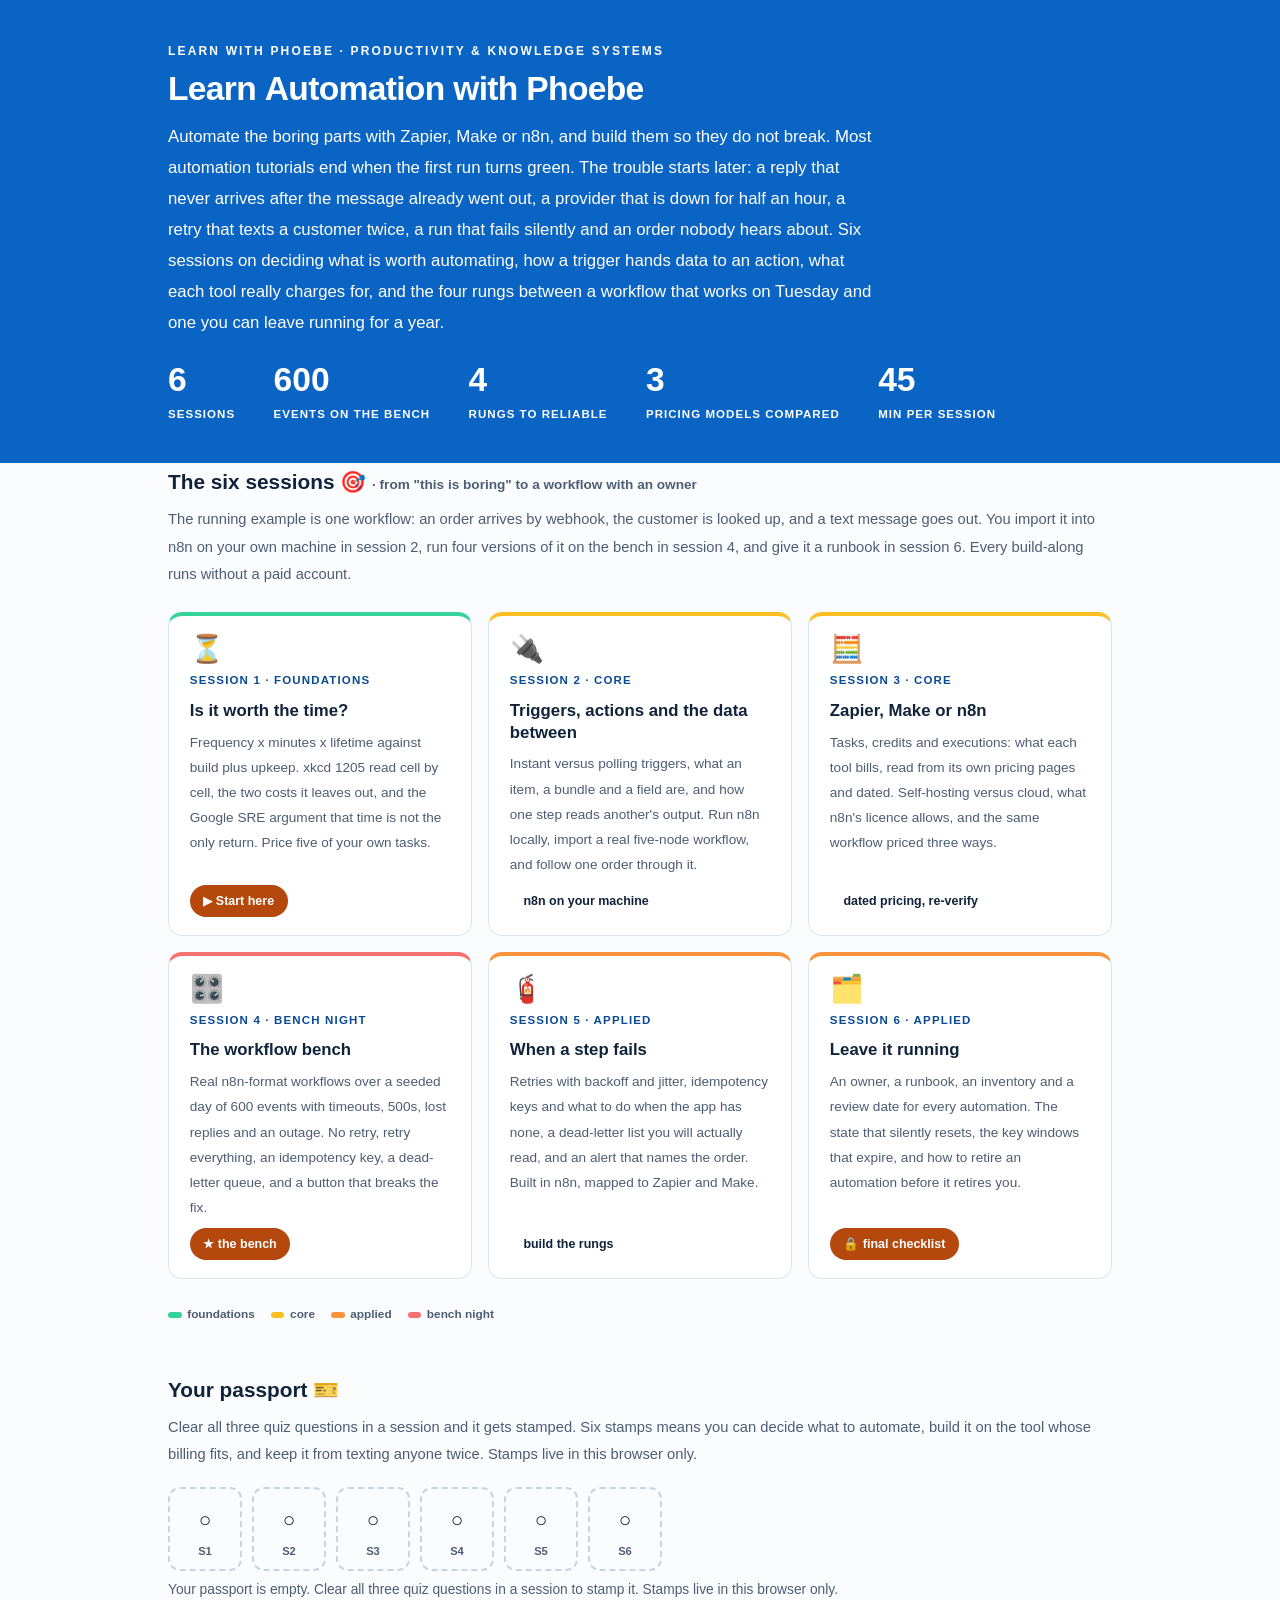
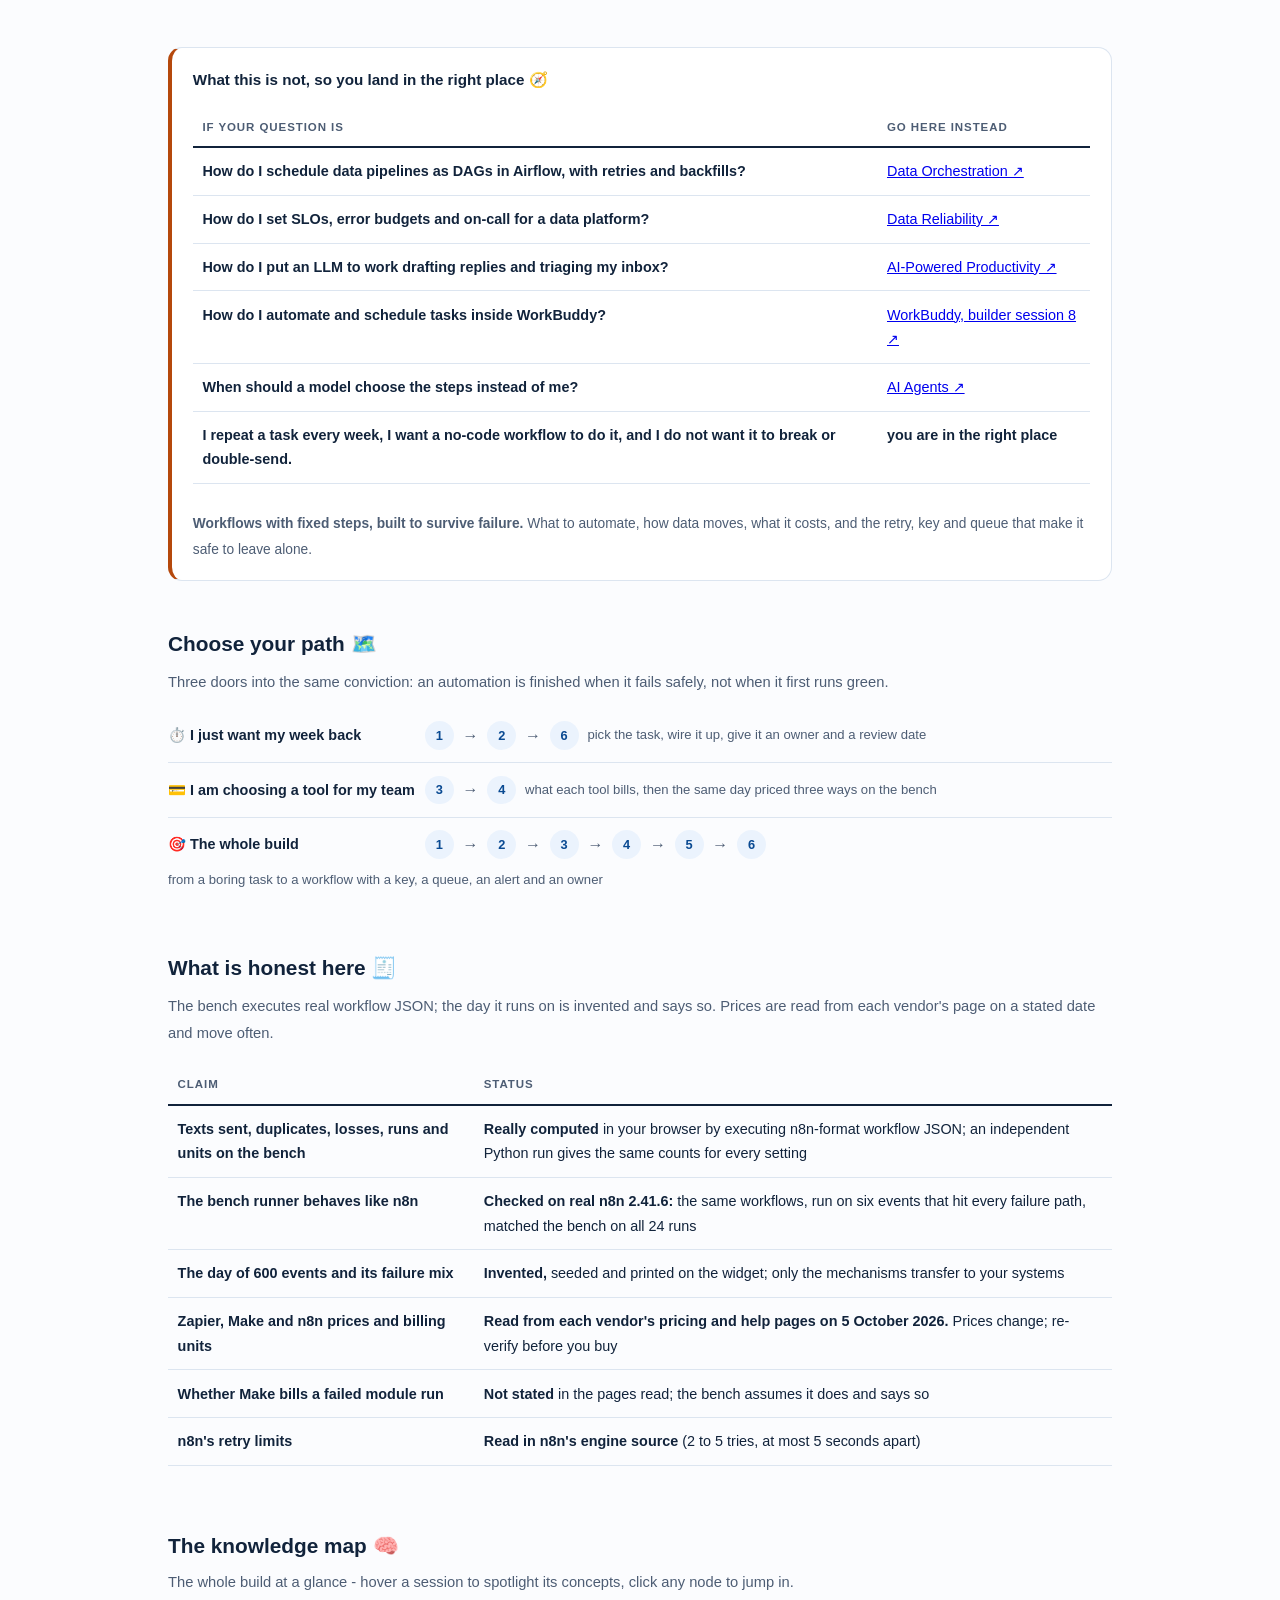
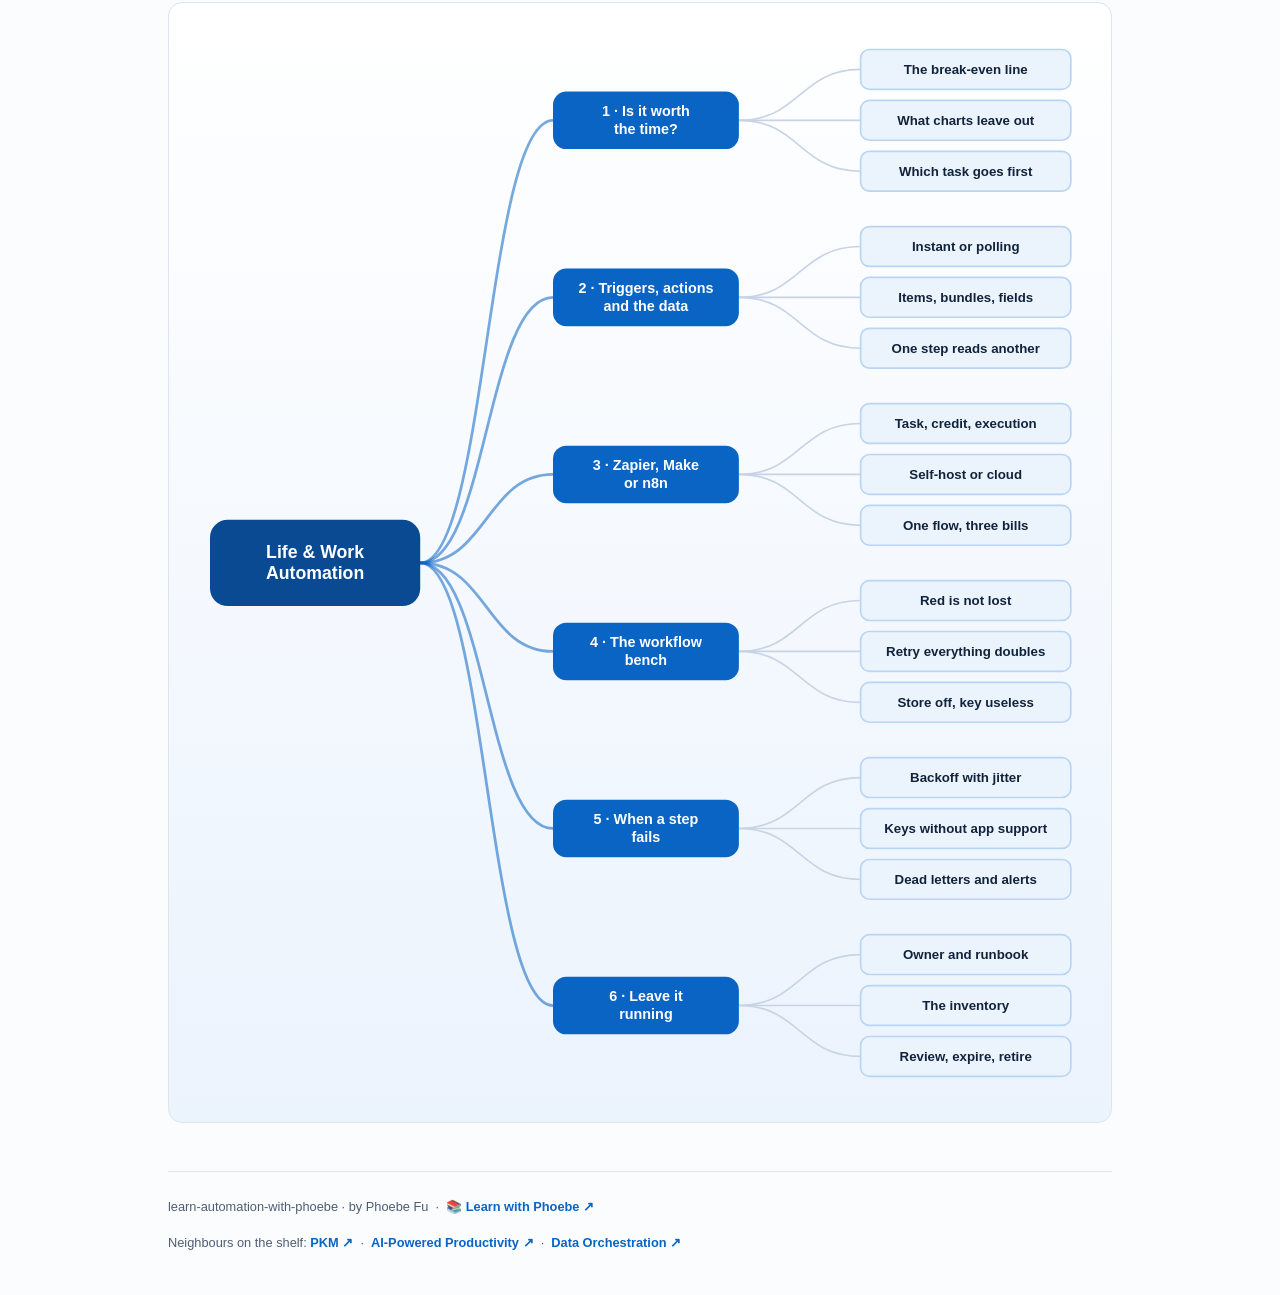
<file: index.html>
<!DOCTYPE html>
<html lang="en">
<head>
<meta charset="UTF-8">
<meta name="viewport" content="width=device-width, initial-scale=1.0">
<!-- social:start -->
<meta name="description" content="Six sessions on no-code and low-code automation that does not break: what is worth automating, how triggers hand data to actions, what Zapier, Make and n8n actually charge for, and what happens on the day a step fails. A real workflow bench runs n8n-format workflows over a seeded day in your browser. Free, by Phoebe Fu.">
<meta property="og:type" content="website">
<meta property="og:site_name" content="Learn with Phoebe">
<meta property="og:title" content="Learn Automation with Phoebe">
<meta property="og:description" content="One day, 344 orders, four ways to build the same workflow. Retry everything texts 11 customers twice; a key and a dead-letter queue text all 344 exactly once.">
<meta property="og:url" content="https://phoebefu6.github.io/learn-automation-with-phoebe/">
<meta property="og:image" content="https://phoebefu6.github.io/learn-automation-with-phoebe/assets/og-cover.png">
<meta property="og:image:width" content="1200">
<meta property="og:image:height" content="630">
<meta name="twitter:card" content="summary_large_image">
<meta name="twitter:title" content="Learn Automation with Phoebe">
<meta name="twitter:description" content="Zapier, Make and n8n, and the failure semantics nobody shows you, measured on a real workflow bench.">
<meta name="twitter:image" content="https://phoebefu6.github.io/learn-automation-with-phoebe/assets/og-cover.png">
<!-- social:end -->
<title>Learn Life &amp; Work Automation with Phoebe</title>
<link rel="stylesheet" href="assets/style.css?v=21">
<style>

  .stats-row { display: flex; gap: 2.4rem; margin-top: 1.5rem; flex-wrap: wrap; }
  .stat b { display: block; font-size: 2.1rem; font-weight: 800; line-height: 1.05; font-variant-numeric: tabular-nums; }
  .stat span { font-size: .72rem; opacity: 1; text-transform: uppercase; letter-spacing: .09em; font-weight: 600; }

  .course-grid { display: grid; grid-template-columns: repeat(auto-fit, minmax(17rem, 1fr)); gap: 1rem; margin-top: 1.5rem; }
  .course-card {
    border: 1px solid var(--hairline);
    border-top: 4px solid var(--diff, var(--indigo));
    border-radius: var(--radius);
    padding: 1.2rem 1.3rem 1.1rem;
    display: flex;
    flex-direction: column;
    gap: .5rem;
    text-decoration: none;
    color: var(--ink);
    background: #fff;
    transition: box-shadow .15s ease, border-color .15s ease, transform .15s ease;
    position: relative;
  }
  .course-card:hover { border-color: var(--indigo-soft); border-top-color: var(--diff, var(--indigo)); box-shadow: 0 8px 28px rgba(var(--shadow-rgb),.16); transform: translateY(-3px); }
  .course-card .cicon { font-size: 1.7rem; line-height: 1; }
  .course-card .cnum { font-size: .72rem; font-weight: 700; color: var(--indigo-deep); text-transform: uppercase; letter-spacing: .1em; }
  .course-card h3 { font-size: 1.05rem; font-weight: 800; line-height: 1.3; }
  .course-card p { font-size: .85rem; color: var(--muted); flex: 1; }
  .course-card .meta { display: flex; gap: .4rem; flex-wrap: wrap; }

  .diff-legend { display: flex; gap: 1rem; margin-top: 1.6rem; font-size: .74rem; color: var(--muted); font-weight: 600; flex-wrap: wrap; }
  .diff-legend i { display: inline-block; width: .85rem; height: .35rem; border-radius: 999px; margin-right: .35rem; vertical-align: middle; }

  .paths { margin-top: 2.6rem; }
  .paths h2 { font-size: 1.3rem; font-weight: 800; margin-bottom: .3rem; }
  .paths .plede { color: var(--muted); font-size: .92rem; margin-bottom: .8rem; }
  .path { display: flex; gap: .55rem; align-items: center; padding: .75rem 0; border-bottom: .5px solid var(--hairline); flex-wrap: wrap; }
  .path:last-child { border-bottom: none; }
  .path b { min-width: 15.5rem; font-size: .9rem; }
  .path .pstep { background: var(--indigo-50); color: var(--indigo-deep); border-radius: 999px; padding: .16rem .68rem; font-weight: 700; font-size: .8rem; text-decoration: none; transition: all .12s ease; }
  .path .pstep:hover { background: var(--indigo); color: #fff; }
  .path .parr { color: var(--muted); font-weight: 700; }

  .mm-section { margin-top: 1.6rem; }
  .mm-section h2 { font-size: 1.3rem; font-weight: 800; margin-bottom: .2rem; }
  .mm-section .mm-lede { color: var(--muted); font-size: .92rem; margin-bottom: .4rem; }
  .mm-wrap { border: 1px solid var(--hairline); border-radius: var(--radius); background: linear-gradient(180deg,#fff,var(--indigo-50)); padding: .6rem; overflow-x: auto; }
  .mm-svg { width: 100%; height: auto; display: block; max-width: 60rem; margin: 0 auto; min-width: 34rem; }
  .mm-link { cursor: pointer; text-decoration: none; }
  .mm-node rect { transition: opacity .15s ease, filter .15s ease; }
  .mm-node text { pointer-events: none; }
  .mm-link:hover .mm-node rect { filter: brightness(1.06); }
  .mm-edge { transition: opacity .15s ease; }

  .not-this { border: 1px solid var(--hairline); border-left: 4px solid var(--clay); border-radius: var(--radius); background: #fff; padding: 1.1rem 1.3rem; margin-top: 1.2rem; }
  .not-this h3 { font-size: .95rem; font-weight: 800; margin-bottom: .5rem; }
</style>
</head>
<body>

<header class="masthead">
  <div class="wrap">
    <div class="eyebrow">Learn with Phoebe · Productivity &amp; Knowledge Systems</div>
    <h1>Learn <span class="accent">Automation</span> with Phoebe</h1>
    <p class="sub">Automate the boring parts with Zapier, Make or n8n, and build them so they do not break. Most automation tutorials end when the first run turns green. The trouble starts later: a reply that never arrives after the message already went out, a provider that is down for half an hour, a retry that texts a customer twice, a run that fails silently and an order nobody hears about. Six sessions on deciding what is worth automating, how a trigger hands data to an action, what each tool really charges for, and the four rungs between a workflow that works on Tuesday and one you can leave running for a year.</p>
    <div class="stats-row">
      <div class="stat"><b data-count="6">6</b><span>sessions</span></div>
      <div class="stat"><b data-count="600">600</b><span>events on the bench</span></div>
      <div class="stat"><b data-count="4">4</b><span>rungs to reliable</span></div>
      <div class="stat"><b data-count="3">3</b><span>pricing models compared</span></div>
      <div class="stat"><b data-count="45">45</b><span>min per session</span></div>
    </div>
  </div>
</header>

<main class="wrap">

  <section class="section">
    <div class="paths" style="margin-top:0">
      <h2>The six sessions 🎯 <span style="font-size:.85rem;font-weight:600;color:var(--muted)">· from "this is boring" to a workflow with an owner</span></h2>
      <p class="plede">The running example is one workflow: an order arrives by webhook, the customer is looked up, and a text message goes out. You import it into n8n on your own machine in session 2, run four versions of it on the bench in session 4, and give it a runbook in session 6. Every build-along runs without a paid account.</p>
    </div>

    <div class="course-grid">
      <a class="course-card" href="courses/01-worth-automating.html" style="--diff:#34D399">
        <span class="cicon">⏳</span>
        <span class="cnum">Session 1 · foundations</span>
        <h3>Is it worth the time?</h3>
        <p>Frequency x minutes x lifetime against build plus upkeep. xkcd 1205 read cell by cell, the two costs it leaves out, and the Google SRE argument that time is not the only return. Price five of your own tasks.</p>
        <span class="meta"><span class="pill amber">▶ Start here</span></span>
      </a>
      <a class="course-card" href="courses/02-triggers-and-actions.html" style="--diff:#FBBF24">
        <span class="cicon">🔌</span>
        <span class="cnum">Session 2 · core</span>
        <h3>Triggers, actions and the data between</h3>
        <p>Instant versus polling triggers, what an item, a bundle and a field are, and how one step reads another's output. Run n8n locally, import a real five-node workflow, and follow one order through it.</p>
        <span class="meta"><span class="pill">n8n on your machine</span></span>
      </a>
      <a class="course-card" href="courses/03-zapier-make-n8n.html" style="--diff:#FBBF24">
        <span class="cicon">🧮</span>
        <span class="cnum">Session 3 · core</span>
        <h3>Zapier, Make or n8n</h3>
        <p>Tasks, credits and executions: what each tool bills, read from its own pricing pages and dated. Self-hosting versus cloud, what n8n's licence allows, and the same workflow priced three ways.</p>
        <span class="meta"><span class="pill">dated pricing, re-verify</span></span>
      </a>
      <a class="course-card" href="courses/04-the-workflow-bench.html" style="--diff:#F87171">
        <span class="cicon">🎛️</span>
        <span class="cnum">Session 4 · bench night</span>
        <h3>The workflow bench</h3>
        <p>Real n8n-format workflows over a seeded day of 600 events with timeouts, 500s, lost replies and an outage. No retry, retry everything, an idempotency key, a dead-letter queue, and a button that breaks the fix.</p>
        <span class="meta"><span class="pill amber">★ the bench</span></span>
      </a>
      <a class="course-card" href="courses/05-when-it-fails.html" style="--diff:#FB923C">
        <span class="cicon">🧯</span>
        <span class="cnum">Session 5 · applied</span>
        <h3>When a step fails</h3>
        <p>Retries with backoff and jitter, idempotency keys and what to do when the app has none, a dead-letter list you will actually read, and an alert that names the order. Built in n8n, mapped to Zapier and Make.</p>
        <span class="meta"><span class="pill">build the rungs</span></span>
      </a>
      <a class="course-card" href="courses/06-leave-it-running.html" style="--diff:#FB923C">
        <span class="cicon">🗂️</span>
        <span class="cnum">Session 6 · applied</span>
        <h3>Leave it running</h3>
        <p>An owner, a runbook, an inventory and a review date for every automation. The state that silently resets, the key windows that expire, and how to retire an automation before it retires you.</p>
        <span class="meta"><span class="pill amber">🔒 final checklist</span></span>
      </a>
    </div>

    <div class="diff-legend">
      <span><i style="background:#34D399"></i>foundations</span>
      <span><i style="background:#FBBF24"></i>core</span>
      <span><i style="background:#FB923C"></i>applied</span>
      <span><i style="background:#F87171"></i>bench night</span>
    </div>
  </section>

  <section class="section">
    <div class="paths" style="margin-top:0">
      <h2>Your passport 🎫</h2>
      <p class="plede">Clear all three quiz questions in a session and it gets stamped. Six stamps means you can decide what to automate, build it on the tool whose billing fits, and keep it from texting anyone twice. Stamps live in this browser only.</p>
    </div>
    <div class="pp-strip"></div>
  </section>

  <section class="section">
    <div class="not-this">
      <h3>What this is not, so you land in the right place 🧭</h3>
      <table class="clean">
        <tr><th>If your question is</th><th>Go here instead</th></tr>
        <tr><td>How do I schedule data pipelines as DAGs in Airflow, with retries and backfills?</td><td><a href="https://phoebefu6.github.io/learn-data-orchestration-with-phoebe/">Data Orchestration ↗</a></td></tr>
        <tr><td>How do I set SLOs, error budgets and on-call for a data platform?</td><td><a href="https://phoebefu6.github.io/learn-data-reliability-with-phoebe/">Data Reliability ↗</a></td></tr>
        <tr><td>How do I put an LLM to work drafting replies and triaging my inbox?</td><td><a href="https://phoebefu6.github.io/learn-ai-productivity-with-phoebe/">AI-Powered Productivity ↗</a></td></tr>
        <tr><td>How do I automate and schedule tasks inside WorkBuddy?</td><td><a href="https://phoebefu6.github.io/learn-workbuddy-with-phoebe/courses/b8-automation.html">WorkBuddy, builder session 8 ↗</a></td></tr>
        <tr><td>When should a model choose the steps instead of me?</td><td><a href="https://phoebefu6.github.io/learn-ai-agents-with-phoebe/">AI Agents ↗</a></td></tr>
        <tr><td><strong>I repeat a task every week, I want a no-code workflow to do it, and I do not want it to break or double-send.</strong></td><td><strong>you are in the right place</strong></td></tr>
      </table>
      <p style="margin-top:.7rem;font-size:.86rem;color:var(--muted)"><strong>Workflows with fixed steps, built to survive failure.</strong> What to automate, how data moves, what it costs, and the retry, key and queue that make it safe to leave alone.</p>
    </div>
  </section>

  <section class="section">
    <div class="paths">
      <h2>Choose your path 🗺️</h2>
      <p class="plede">Three doors into the same conviction: an automation is finished when it fails safely, not when it first runs green.</p>
      <div class="path"><b>⏱️ I just want my week back</b>
        <a class="pstep" href="courses/01-worth-automating.html">1</a><span class="parr">→</span>
        <a class="pstep" href="courses/02-triggers-and-actions.html">2</a><span class="parr">→</span>
        <a class="pstep" href="courses/06-leave-it-running.html">6</a>
        <span style="font-size:.82rem;color:var(--muted)">pick the task, wire it up, give it an owner and a review date</span>
      </div>
      <div class="path"><b>💳 I am choosing a tool for my team</b>
        <a class="pstep" href="courses/03-zapier-make-n8n.html">3</a><span class="parr">→</span>
        <a class="pstep" href="courses/04-the-workflow-bench.html">4</a>
        <span style="font-size:.82rem;color:var(--muted)">what each tool bills, then the same day priced three ways on the bench</span>
      </div>
      <div class="path"><b>🎯 The whole build</b>
        <a class="pstep" href="courses/01-worth-automating.html">1</a><span class="parr">→</span>
        <a class="pstep" href="courses/02-triggers-and-actions.html">2</a><span class="parr">→</span>
        <a class="pstep" href="courses/03-zapier-make-n8n.html">3</a><span class="parr">→</span>
        <a class="pstep" href="courses/04-the-workflow-bench.html">4</a><span class="parr">→</span>
        <a class="pstep" href="courses/05-when-it-fails.html">5</a><span class="parr">→</span>
        <a class="pstep" href="courses/06-leave-it-running.html">6</a>
        <span style="font-size:.82rem;color:var(--muted)">from a boring task to a workflow with a key, a queue, an alert and an owner</span>
      </div>
    </div>
  </section>

  <section class="section">
    <div class="paths" style="margin-top:0">
      <h2>What is honest here 🧾</h2>
      <p class="plede">The bench executes real workflow JSON; the day it runs on is invented and says so. Prices are read from each vendor's page on a stated date and move often.</p>
    </div>
    <table class="clean">
      <tr><th>Claim</th><th>Status</th></tr>
      <tr><td>Texts sent, duplicates, losses, runs and units on the bench</td><td><strong>Really computed</strong> in your browser by executing n8n-format workflow JSON; an independent Python run gives the same counts for every setting</td></tr>
      <tr><td>The bench runner behaves like n8n</td><td><strong>Checked on real n8n 2.41.6:</strong> the same workflows, run on six events that hit every failure path, matched the bench on all 24 runs</td></tr>
      <tr><td>The day of 600 events and its failure mix</td><td><strong>Invented,</strong> seeded and printed on the widget; only the mechanisms transfer to your systems</td></tr>
      <tr><td>Zapier, Make and n8n prices and billing units</td><td><strong>Read from each vendor's pricing and help pages on 5 October 2026.</strong> Prices change; re-verify before you buy</td></tr>
      <tr><td>Whether Make bills a failed module run</td><td><strong>Not stated</strong> in the pages read; the bench assumes it does and says so</td></tr>
      <tr><td>n8n's retry limits</td><td><strong>Read in n8n's engine source</strong> (2 to 5 tries, at most 5 seconds apart)</td></tr>
    </table>
  </section>

  <section class="section mm-section">
    <h2>The knowledge map 🧠</h2>
    <p class="mm-lede">The whole build at a glance - hover a session to spotlight its concepts, click any node to jump in.</p>
    <div class="mm-wrap"><div id="mindmap"></div></div>
  </section>

  <footer class="pagefoot">
    <span>learn-automation-with-phoebe · by Phoebe Fu &nbsp;·&nbsp; 📚 <a href="https://phoebefu6.github.io/learn-with-phoebe/">Learn with Phoebe ↗</a></span>
    <span>Neighbours on the shelf: <a href="https://phoebefu6.github.io/learn-pkm-with-phoebe/">PKM ↗</a> &nbsp;·&nbsp; <a href="https://phoebefu6.github.io/learn-ai-productivity-with-phoebe/">AI-Powered Productivity ↗</a> &nbsp;·&nbsp; <a href="https://phoebefu6.github.io/learn-data-orchestration-with-phoebe/">Data Orchestration ↗</a></span>
  </footer>

</main>

<script>
window.MINDMAP_DATA = {
 "title": "Life & Work\nAutomation",
 "centerColor": "#0A4A92",
 "sessions": [
  {
   "label": "Is it worth\nthe time?",
   "href": "courses/01-worth-automating.html",
   "color": "#34D399",
   "concepts": [
    {
     "label": "The break-even line",
     "href": "courses/01-worth-automating.html"
    },
    {
     "label": "What charts leave out",
     "href": "courses/01-worth-automating.html"
    },
    {
     "label": "Which task goes first",
     "href": "courses/01-worth-automating.html"
    }
   ]
  },
  {
   "label": "Triggers, actions\nand the data",
   "href": "courses/02-triggers-and-actions.html",
   "color": "#FBBF24",
   "concepts": [
    {
     "label": "Instant or polling",
     "href": "courses/02-triggers-and-actions.html"
    },
    {
     "label": "Items, bundles, fields",
     "href": "courses/02-triggers-and-actions.html"
    },
    {
     "label": "One step reads another",
     "href": "courses/02-triggers-and-actions.html"
    }
   ]
  },
  {
   "label": "Zapier, Make\nor n8n",
   "href": "courses/03-zapier-make-n8n.html",
   "color": "#FBBF24",
   "concepts": [
    {
     "label": "Task, credit, execution",
     "href": "courses/03-zapier-make-n8n.html"
    },
    {
     "label": "Self-host or cloud",
     "href": "courses/03-zapier-make-n8n.html"
    },
    {
     "label": "One flow, three bills",
     "href": "courses/03-zapier-make-n8n.html"
    }
   ]
  },
  {
   "label": "The workflow\nbench",
   "href": "courses/04-the-workflow-bench.html",
   "color": "#F87171",
   "concepts": [
    {
     "label": "Red is not lost",
     "href": "courses/04-the-workflow-bench.html"
    },
    {
     "label": "Retry everything doubles",
     "href": "courses/04-the-workflow-bench.html"
    },
    {
     "label": "Store off, key useless",
     "href": "courses/04-the-workflow-bench.html"
    }
   ]
  },
  {
   "label": "When a step\nfails",
   "href": "courses/05-when-it-fails.html",
   "color": "#FB923C",
   "concepts": [
    {
     "label": "Backoff with jitter",
     "href": "courses/05-when-it-fails.html"
    },
    {
     "label": "Keys without app support",
     "href": "courses/05-when-it-fails.html"
    },
    {
     "label": "Dead letters and alerts",
     "href": "courses/05-when-it-fails.html"
    }
   ]
  },
  {
   "label": "Leave it\nrunning",
   "href": "courses/06-leave-it-running.html",
   "color": "#FB923C",
   "concepts": [
    {
     "label": "Owner and runbook",
     "href": "courses/06-leave-it-running.html"
    },
    {
     "label": "The inventory",
     "href": "courses/06-leave-it-running.html"
    },
    {
     "label": "Review, expire, retire",
     "href": "courses/06-leave-it-running.html"
    }
   ]
  }
 ]
};
</script>
<script src="assets/mindmap.js?v=1"></script>
<script src="assets/app.js?v=18"></script>
</body>
</html>
</file>
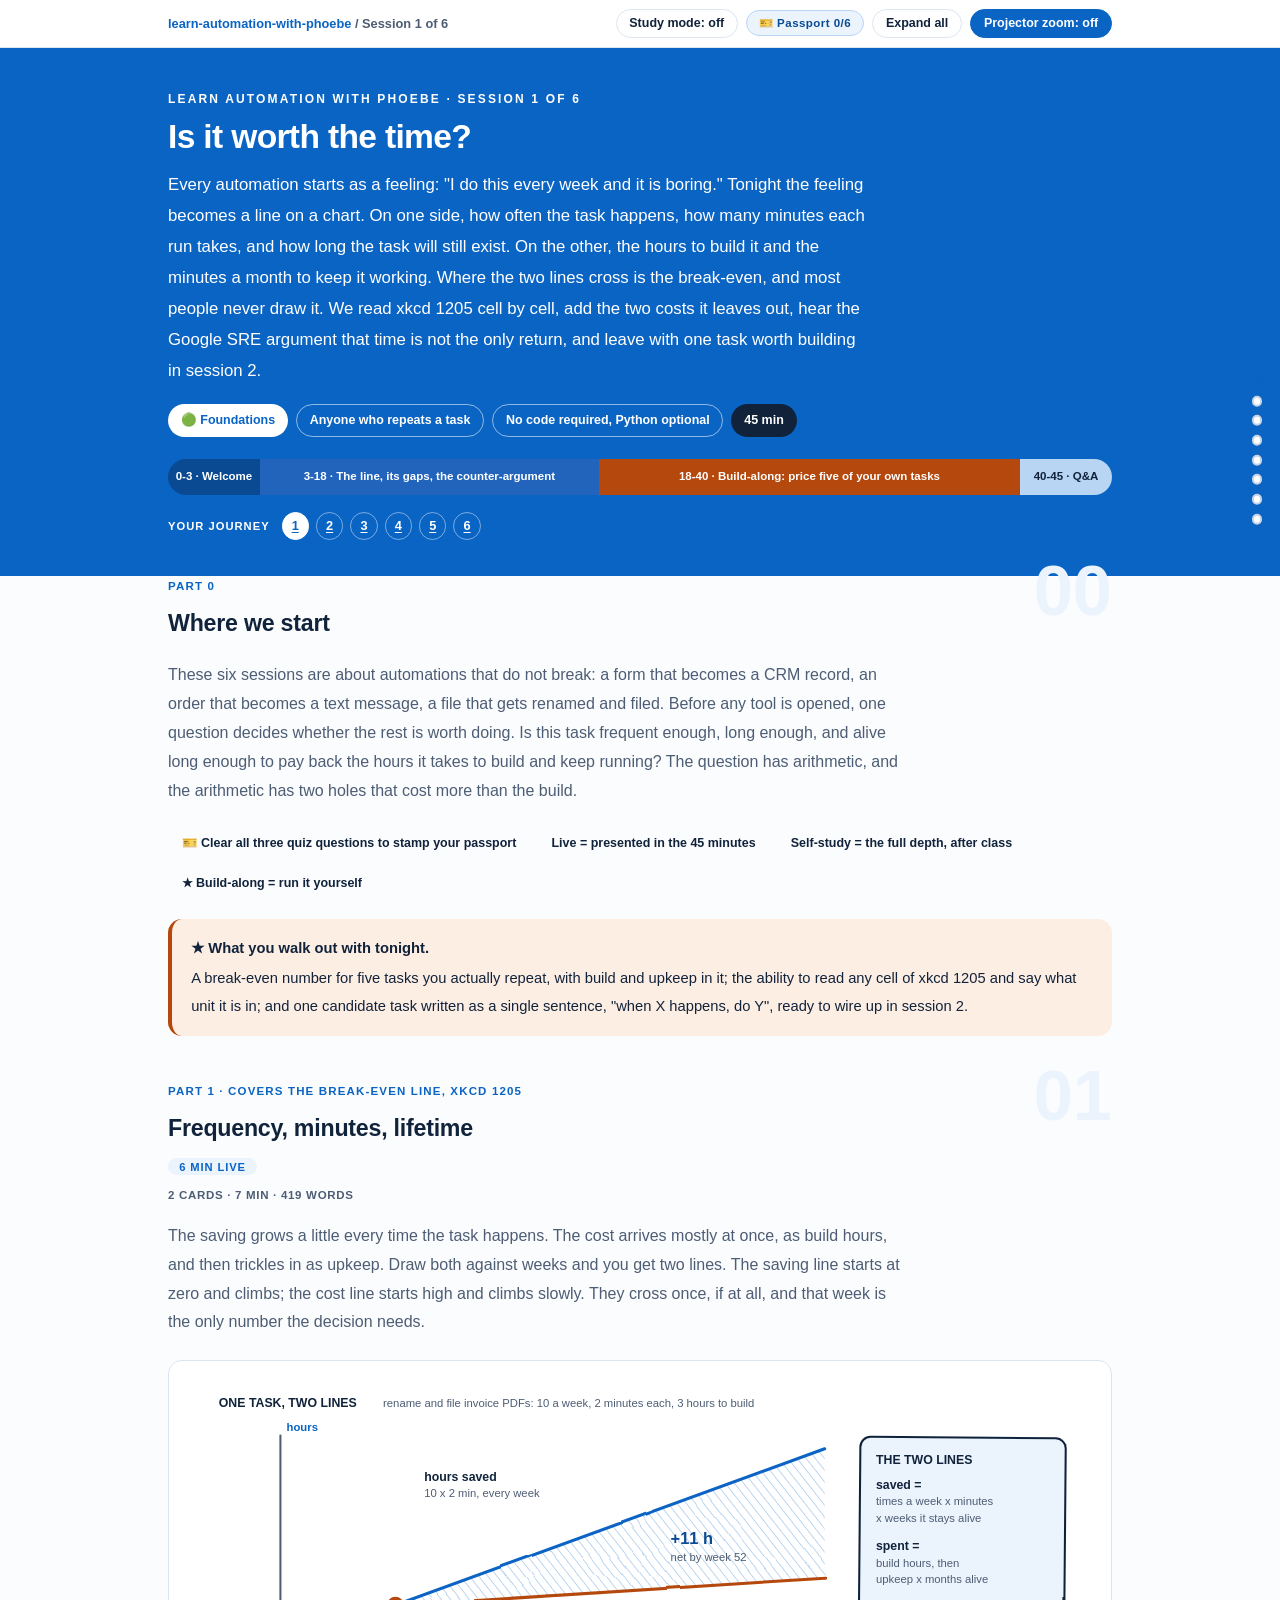
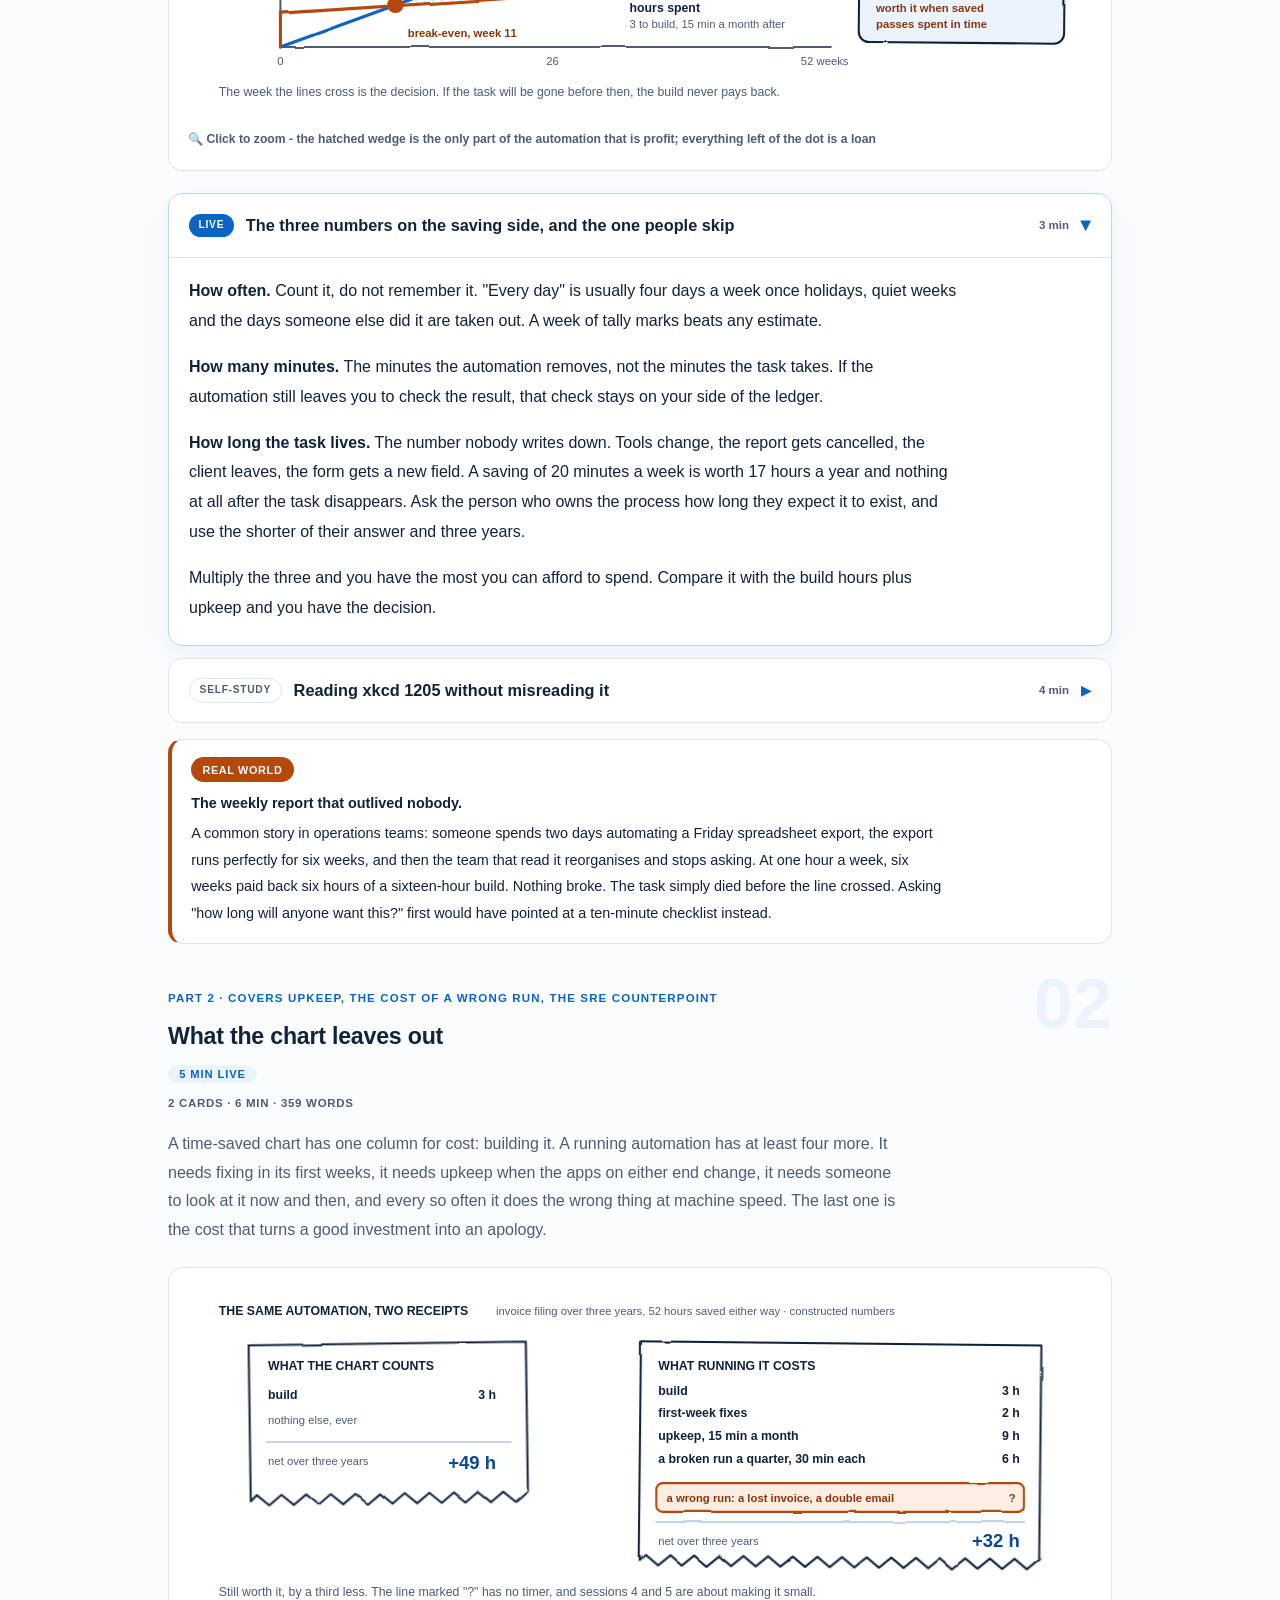
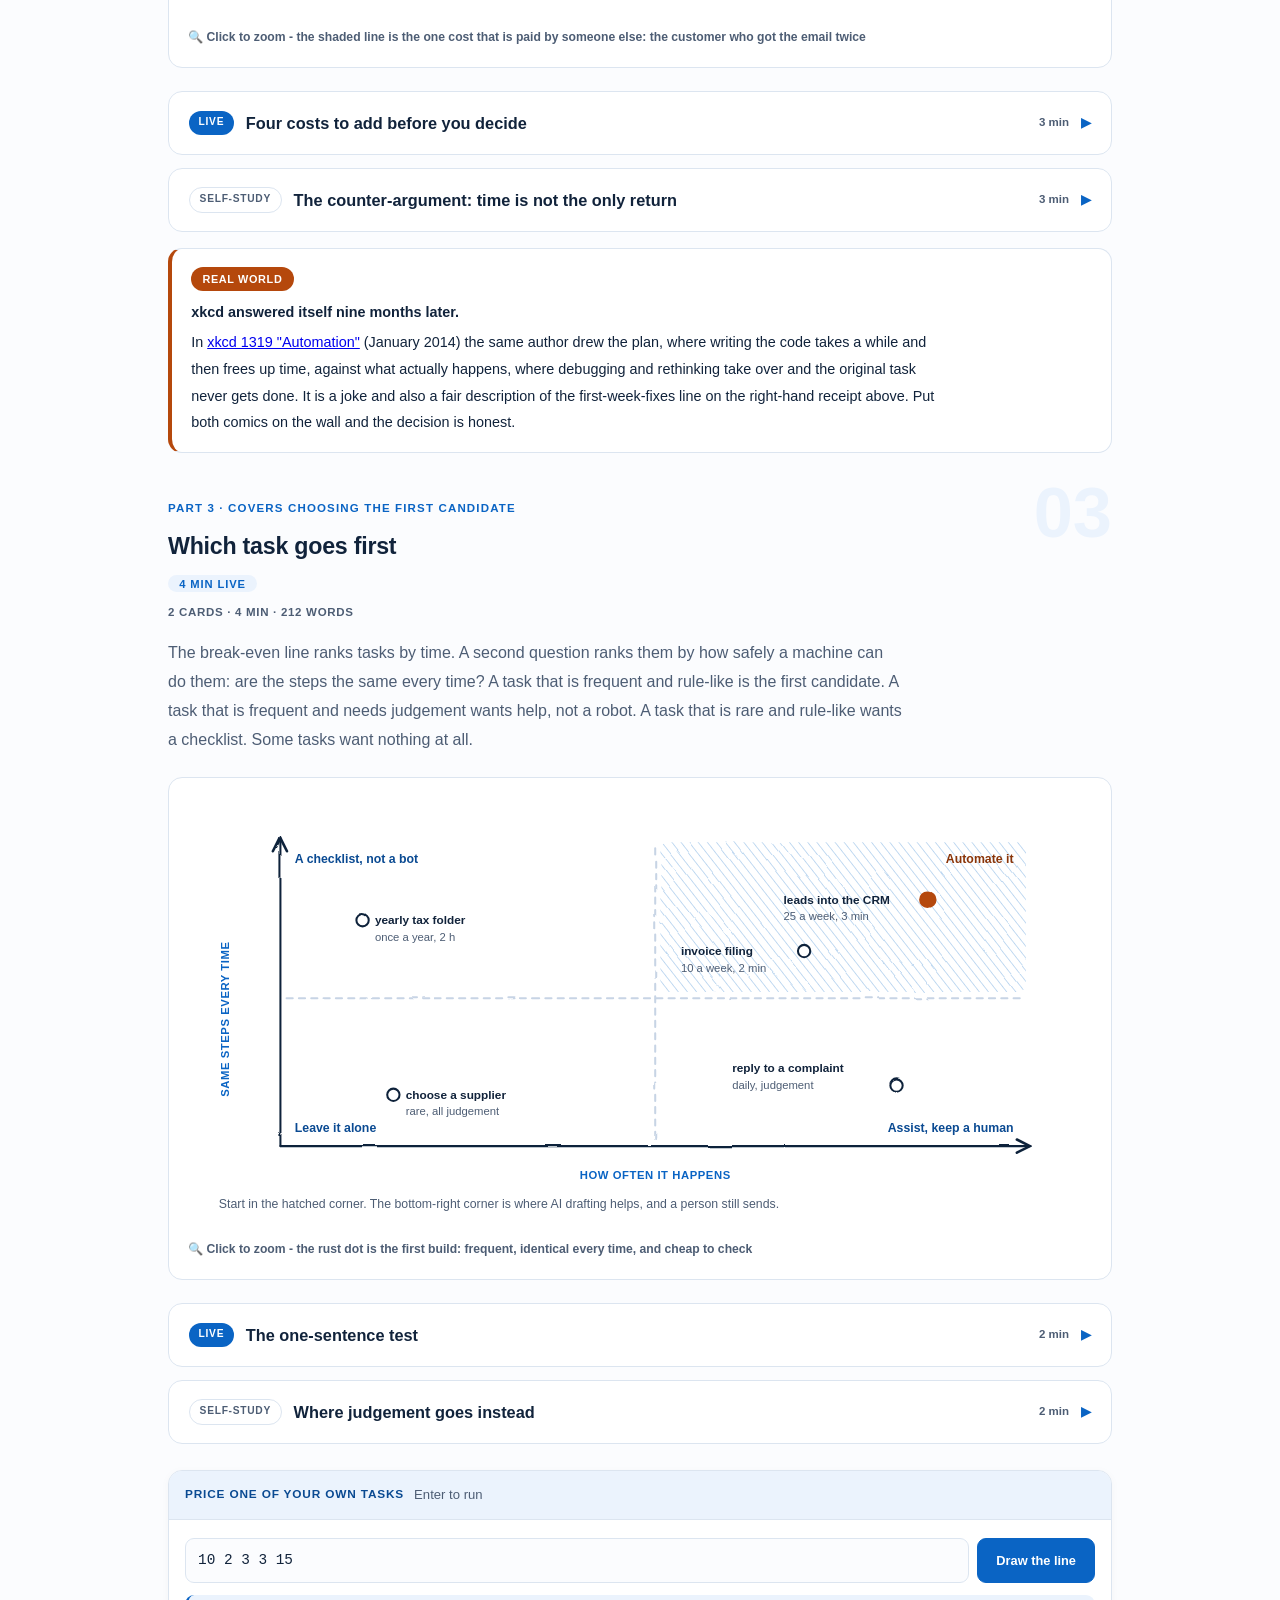
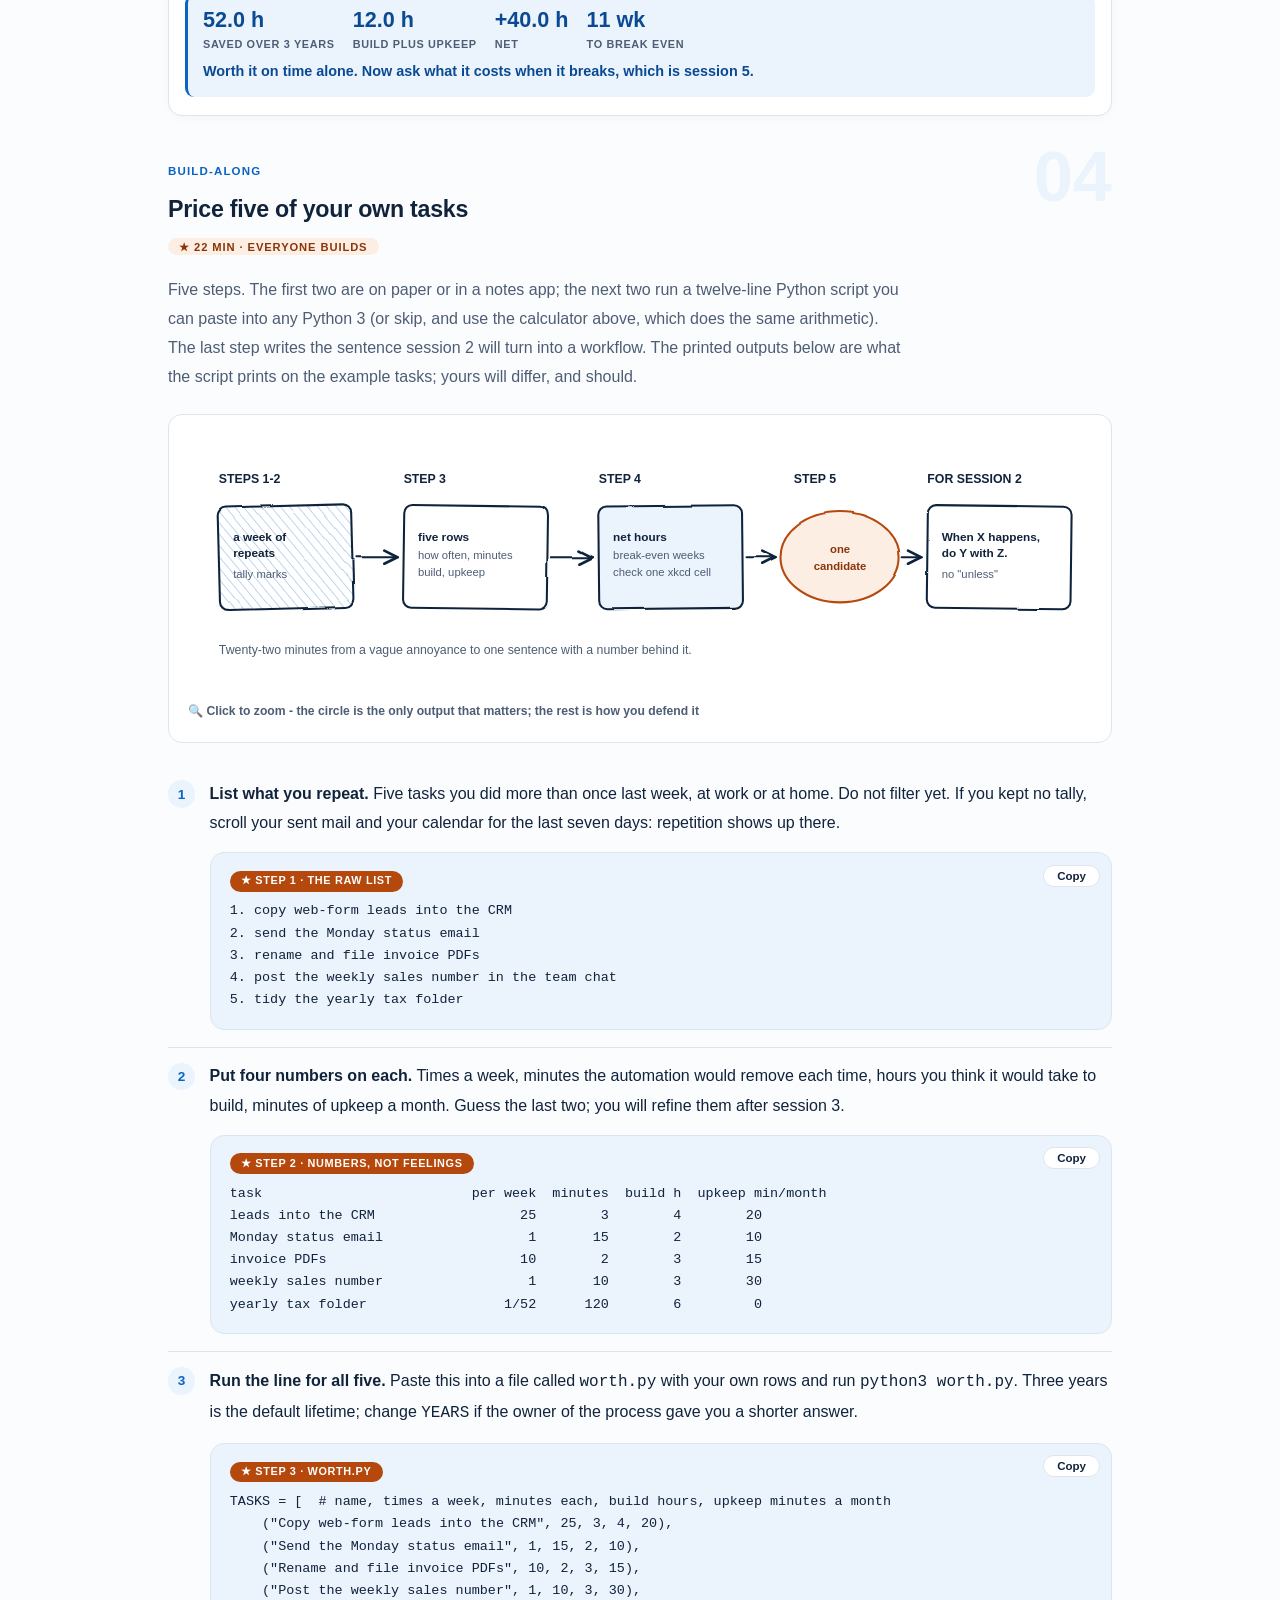
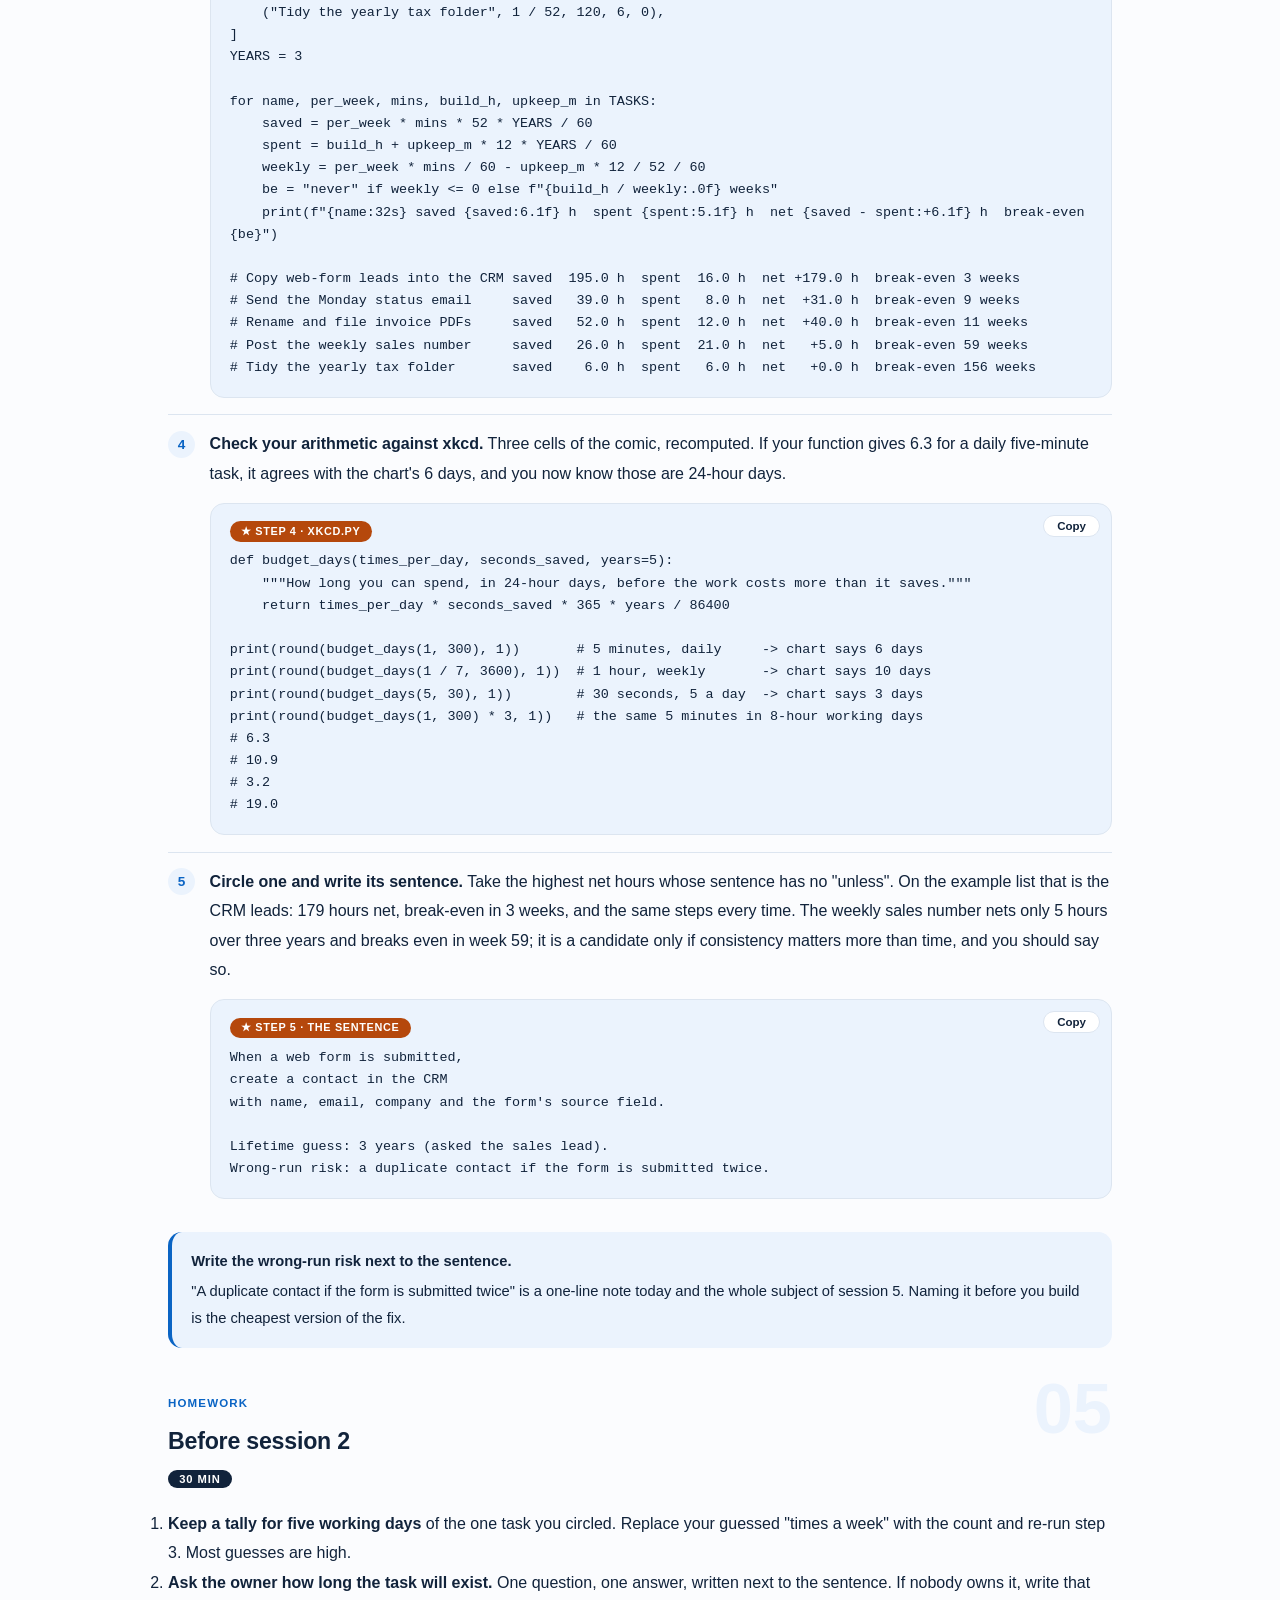
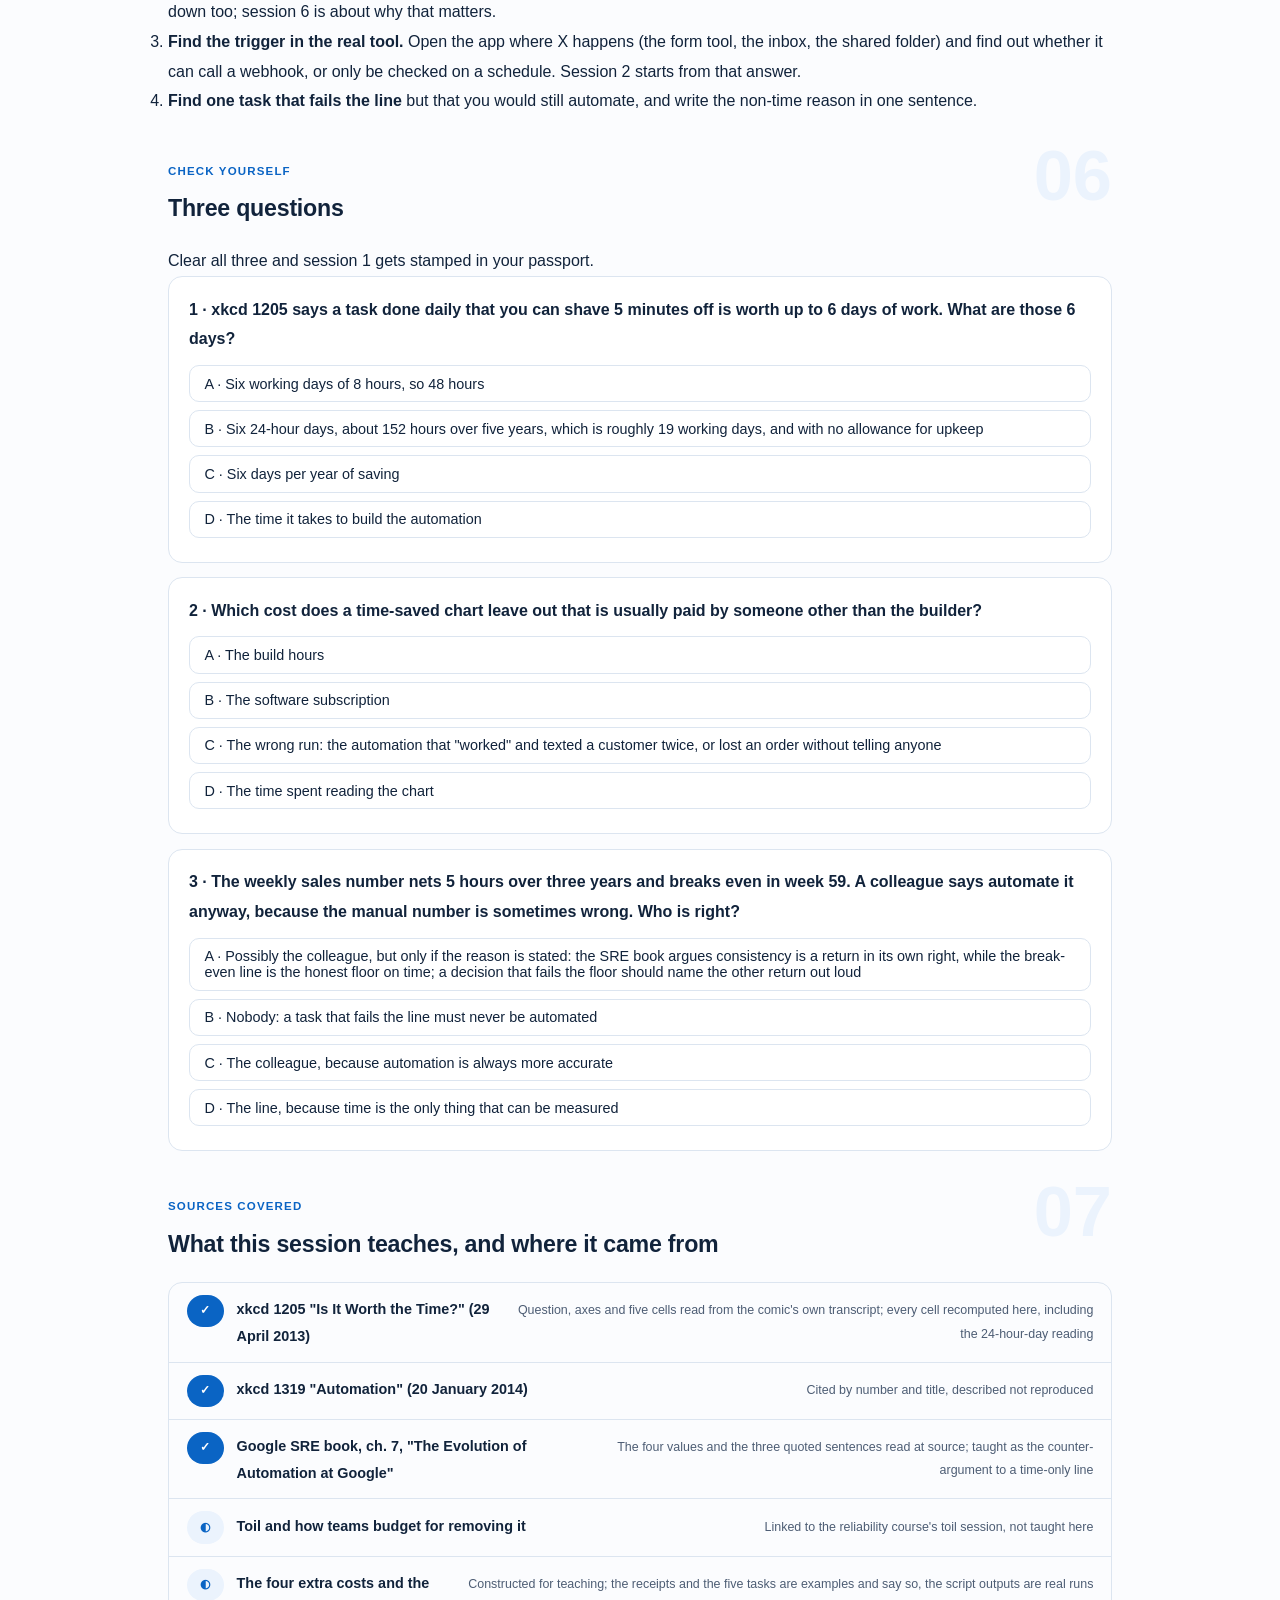
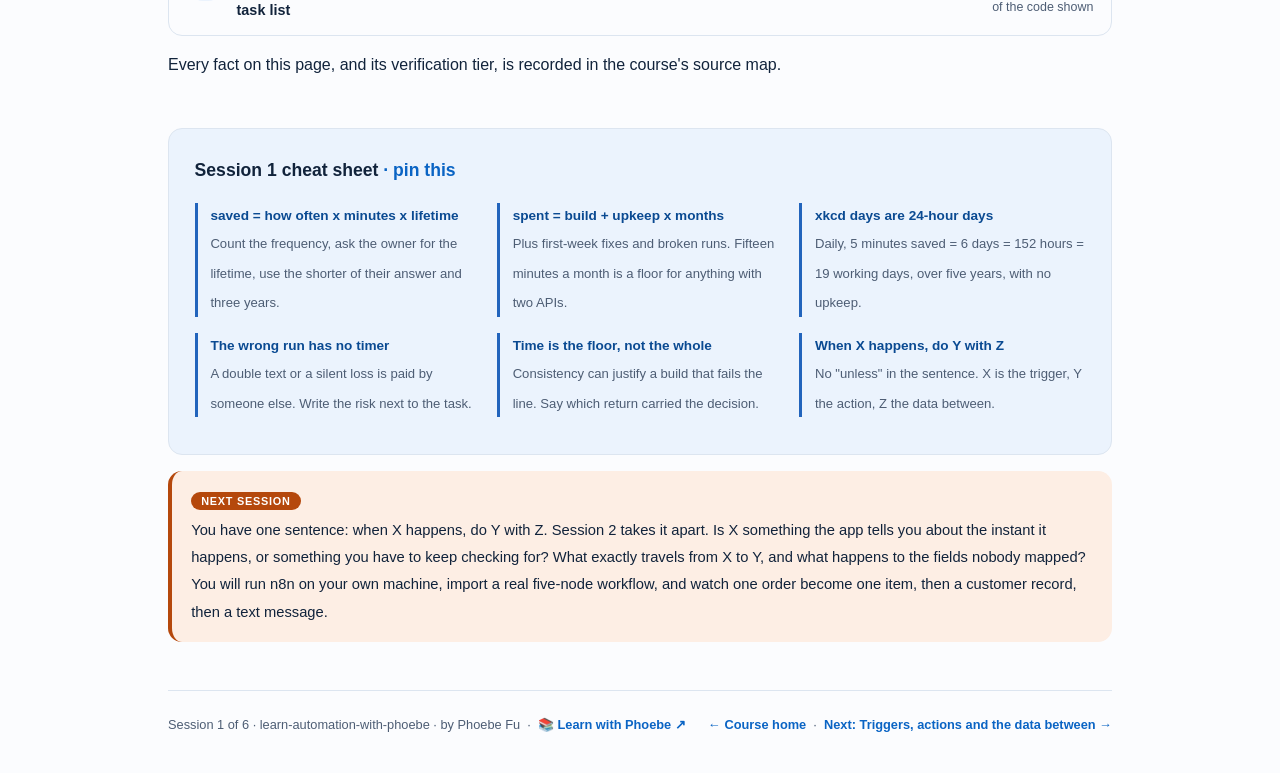
<file: courses/01-worth-automating.html>
<!DOCTYPE html>
<html lang="en">
<head>
<meta charset="UTF-8">
<meta name="viewport" content="width=device-width, initial-scale=1.0">
<!-- social:start -->
<meta name="description" content="Session 1 of 6. The break-even line for any automation: how often, how many minutes, how long the task will live, against the hours to build and keep it. xkcd 1205 read cell by cell, the costs it leaves out, and the SRE argument that time is not the only return.">
<meta property="og:type" content="article">
<meta property="og:site_name" content="Learn with Phoebe">
<meta property="og:title" content="Is it worth the time? - learn automation with phoebe">
<meta property="og:description" content="Session 1 of 6. Frequency x minutes x lifetime against build plus upkeep, and the two costs every chart forgets.">
<meta property="og:url" content="https://phoebefu6.github.io/learn-automation-with-phoebe/courses/01-worth-automating.html">
<meta property="og:image" content="https://phoebefu6.github.io/learn-automation-with-phoebe/assets/og-cover.png">
<meta property="og:image:width" content="1200">
<meta property="og:image:height" content="630">
<meta name="twitter:card" content="summary_large_image">
<meta name="twitter:title" content="Is it worth the time? - learn automation with phoebe">
<meta name="twitter:description" content="Session 1 of 6. The break-even line, read honestly.">
<meta name="twitter:image" content="https://phoebefu6.github.io/learn-automation-with-phoebe/assets/og-cover.png">
<!-- social:end -->
<title>Session 1 · Is it worth the time? - learn automation with phoebe</title>
<link rel="stylesheet" href="../assets/style.css?v=20">
</head>
<body>

<div class="toolbar">
  <div class="wrap">
    <span class="crumb"><a href="../index.html">learn-automation-with-phoebe</a> / Session 1 of 6</span>
    <button class="btn" id="toggle-all" type="button">Expand all</button>
    <button class="btn primary" id="zoom-toggle" type="button">Projector zoom: off</button>
  </div>
</div>

<header class="masthead">
  <div class="wrap">
    <div class="eyebrow">Learn Automation with Phoebe · Session 1 of 6</div>
    <h1>Is it worth <span class="accent">the time</span>?</h1>
    <p class="sub">Every automation starts as a feeling: "I do this every week and it is boring." Tonight the feeling becomes a line on a chart. On one side, how often the task happens, how many minutes each run takes, and how long the task will still exist. On the other, the hours to build it and the minutes a month to keep it working. Where the two lines cross is the break-even, and most people never draw it. We read xkcd 1205 cell by cell, add the two costs it leaves out, hear the Google SRE argument that time is not the only return, and leave with one task worth building in session 2.</p>
    <div class="chip-row">
      <span class="chip level">🟢 Foundations</span>
      <span class="chip audience">Anyone who repeats a task</span>
      <span class="chip audience">No code required, Python optional</span>
      <span class="chip time">45 min</span>
    </div>
    <div class="agenda">
      <span class="a1" style="flex:1">0-3 · Welcome</span>
      <span class="a2" style="flex:4">3-18 · The line, its gaps, the counter-argument</span>
      <span class="a3" style="flex:5">18-40 · Build-along: price five of your own tasks</span>
      <span class="a4" style="flex:1">40-45 · Q&amp;A</span>
    </div>
  </div>
</header>

<main class="wrap">

  <section class="section" id="intro">
    <div class="section-kicker">
      <span class="klabel">Part 0</span>
      <h2>Where we start</h2>
    </div>
    <p class="lede">These six sessions are about automations that do not break: a form that becomes a CRM record, an order that becomes a text message, a file that gets renamed and filed. Before any tool is opened, one question decides whether the rest is worth doing. Is this task frequent enough, long enough, and alive long enough to pay back the hours it takes to build and keep running? The question has arithmetic, and the arithmetic has two holes that cost more than the build.</p>

    <div class="legend">
      <span class="pill">🎫 Clear all three quiz questions to stamp your passport</span>
      <span class="pill">Live = presented in the 45 minutes</span>
      <span class="pill">Self-study = the full depth, after class</span>
      <span class="pill">★ Build-along = run it yourself</span>
    </div>

    <div class="callout win">
      <p><strong>★ What you walk out with tonight.</strong> A break-even number for five tasks you actually repeat, with build and upkeep in it; the ability to read any cell of xkcd 1205 and say what unit it is in; and one candidate task written as a single sentence, "when X happens, do Y", ready to wire up in session 2.</p>
    </div>
  </section>

  <section class="section" id="part-1">
    <div class="section-kicker">
      <span class="klabel">Part 1 · covers the break-even line, xkcd 1205</span>
      <h2>Frequency, minutes, lifetime</h2>
      <span class="tag concept">6 min live</span>
    </div>
    <p class="lede">The saving grows a little every time the task happens. The cost arrives mostly at once, as build hours, and then trickles in as upkeep. Draw both against weeks and you get two lines. The saving line starts at zero and climbs; the cost line starts high and climbs slowly. They cross once, if at all, and that week is the only number the decision needs.</p>

    <figure class="zoomable">
      <svg viewBox="0 0 880 330" xmlns="http://www.w3.org/2000/svg" role="img" aria-label="Two hand-drawn lines over 52 weeks for renaming and filing invoice PDFs, 10 times a week at 2 minutes each. The hours-saved line starts at zero and climbs to about 17 hours. The hours-spent line starts at the 3 build hours and climbs slowly with 15 minutes of upkeep a month to about 6 hours. They cross at week 11, the break-even. A side panel spells out the two formulas.">
        <defs>
          <filter id="s1aSk" x="-3%" y="-3%" width="106%" height="106%"><feTurbulence type="fractalNoise" baseFrequency="0.02" numOctaves="2" seed="11" result="n"/><feDisplacementMap in="SourceGraphic" in2="n" scale="2.4" xChannelSelector="R" yChannelSelector="G"/></filter>
          <pattern id="s1aHc" patternUnits="userSpaceOnUse" width="7" height="7" patternTransform="rotate(-38)"><line x1="0" y1="0" x2="0" y2="7" stroke="#0A64C4" stroke-width="1" opacity=".5"/></pattern>
          <marker id="s1aAr" viewBox="0 0 10 10" refX="9" refY="5" markerWidth="8" markerHeight="8" orient="auto"><path d="M1 1 L9 5 L1 9" fill="none" stroke="#11233B" stroke-width="1.6" stroke-linecap="round"/></marker>
        </defs>
        <style>
          .s1aH { font: 800 12px Inter, sans-serif; fill: #11233B; }
          .s1aL { font: 600 12px Inter, sans-serif; fill: #11233B; }
          .s1aS { font: 400 11px Inter, sans-serif; fill: #4D5D74; }
          .s1aB { font: 800 11px Inter, sans-serif; fill: #8A3509; }
          .s1aV { font: 800 16px Inter, sans-serif; fill: #0A4A92; }
          .s1aA { font: 700 11px Inter, sans-serif; fill: #0A64C4; }
          .s1aN { font: 400 12px Inter, sans-serif; fill: #4D5D74; }
        </style>

        <text class="s1aH" x="30" y="26">ONE TASK, TWO LINES</text>
        <text class="s1aS" x="190" y="26">rename and file invoice PDFs: 10 a week, 2 minutes each, 3 hours to build</text>

        <g filter="url(#s1aSk)" fill="none" stroke="#11233B" stroke-width="2" stroke-linecap="round" stroke-linejoin="round">
          <!-- axes -->
          <path d="M90 260 L626 260" stroke="#4D5D74"/>
          <path d="M90 260 L90 54" stroke="#4D5D74"/>
          <!-- the hatched gap after break-even -->
          <path d="M202 219 L620 67 L620 193 Z" fill="url(#s1aHc)" stroke="none"/>
          <!-- saved line -->
          <path d="M90 260 L620 67" stroke="#0A64C4" stroke-width="3"/>
          <!-- spent line: build jump then upkeep slope -->
          <path d="M90 260 L90 227 L620 193" stroke="#B5480C" stroke-width="3"/>
          <!-- break-even dot -->
          <circle cx="202" cy="219" r="7" fill="#B5480C" stroke="#B5480C"/>
          <!-- side panel -->
          <rect x="654" y="56" width="200" height="200" rx="10" transform="rotate(0.5 754 156)" fill="#EBF3FD"/>
        </g>

        <text class="s1aA" x="96" y="50">hours</text>
        <text class="s1aS" x="90" y="278" text-anchor="middle">0</text>
        <text class="s1aS" x="355" y="278" text-anchor="middle">26</text>
        <text class="s1aS" x="620" y="278" text-anchor="middle">52 weeks</text>

        <text class="s1aL" x="230" y="98">hours saved</text>
        <text class="s1aS" x="230" y="114">10 x 2 min, every week</text>
        <text class="s1aL" x="430" y="226">hours spent</text>
        <text class="s1aS" x="430" y="242">3 to build, 15 min a month after</text>
        <text class="s1aB" x="214" y="250">break-even, week 11</text>
        <text class="s1aV" x="470" y="160">+11 h</text>
        <text class="s1aS" x="470" y="176">net by week 52</text>

        <text class="s1aH" x="670" y="82">THE TWO LINES</text>
        <text class="s1aL" x="670" y="106">saved =</text>
        <text class="s1aS" x="670" y="122">times a week x minutes</text>
        <text class="s1aS" x="670" y="138">x weeks it stays alive</text>
        <text class="s1aL" x="670" y="166">spent =</text>
        <text class="s1aS" x="670" y="182">build hours, then</text>
        <text class="s1aS" x="670" y="198">upkeep x months alive</text>
        <text class="s1aB" x="670" y="226">worth it when saved</text>
        <text class="s1aB" x="670" y="242">passes spent in time</text>

        <text class="s1aN" x="30" y="308">The week the lines cross is the decision. If the task will be gone before then, the build never pays back.</text>
      </svg>
      <figcaption>🔍 Click to zoom - the hatched wedge is the only part of the automation that is profit; everything left of the dot is a loan</figcaption>
    </figure>

    <details class="card" open>
      <summary><span class="mode live">Live</span>The three numbers on the saving side, and the one people skip<span class="mini">3 min</span><span class="caret">▶</span></summary>
      <div class="body">
        <p><strong>How often.</strong> Count it, do not remember it. "Every day" is usually four days a week once holidays, quiet weeks and the days someone else did it are taken out. A week of tally marks beats any estimate.</p>
        <p><strong>How many minutes.</strong> The minutes the automation removes, not the minutes the task takes. If the automation still leaves you to check the result, that check stays on your side of the ledger.</p>
        <p><strong>How long the task lives.</strong> The number nobody writes down. Tools change, the report gets cancelled, the client leaves, the form gets a new field. A saving of 20 minutes a week is worth 17 hours a year and nothing at all after the task disappears. Ask the person who owns the process how long they expect it to exist, and use the shorter of their answer and three years.</p>
        <p>Multiply the three and you have the most you can afford to spend. Compare it with the build hours plus upkeep and you have the decision.</p>
      </div>
    </details>

    <details class="card">
      <summary><span class="mode self">Self-study</span>Reading xkcd 1205 without misreading it<span class="mini">4 min</span><span class="caret">▶</span></summary>
      <div class="body">
        <p>Randall Munroe's <a href="https://xkcd.com/1205/">"Is It Worth the Time?"</a> (xkcd 1205, 29 April 2013) is the same calculation done once for a grid of cases. Its question, paraphrased from the comic: how long can you work on making a routine task more efficient before you are spending more time than you save, across five years. Columns are how often you do the task (50 a day down to yearly); rows are how much time you shave off (1 second up to 1 day). Each cell is the build budget.</p>
        <table class="clean">
          <tr><th>Shave off</th><th>How often</th><th>The chart says</th><th>The arithmetic</th></tr>
          <tr><td>5 minutes</td><td>daily</td><td><strong>6 days</strong></td><td>5 x 365 x 5 = 9,125 min = 152 h = 6.3 days of 24 hours</td></tr>
          <tr><td>1 hour</td><td>weekly</td><td><strong>10 days</strong></td><td>52 x 5 = 260 h = 10.8 days; the chart rounds down</td></tr>
          <tr><td>30 seconds</td><td>5 a day</td><td><strong>3 days</strong></td><td>5 x 30 s x 365 x 5 = 3.2 days</td></tr>
          <tr><td>1 minute</td><td>daily</td><td><strong>1 day</strong></td><td>30 h, about 1.3 days</td></tr>
          <tr><td>5 seconds</td><td>50 a day</td><td><strong>5 days</strong></td><td>50 x 5 s x 365 x 5 = 5.3 days</td></tr>
        </table>
        <p>Two things are easy to miss. The "days" are 24-hour days, so the 6 days for a daily five-minute task is 152 hours, which is <strong>19 working days</strong> of 8 hours. And the chart has no upkeep column: it assumes the improvement, once made, costs nothing to keep. For a keyboard shortcut that is nearly true. For anything that talks to another company's API it is not, and Part 2 is about that gap. The comic is CC BY-NC 2.5; read it at the link rather than here.</p>
      </div>
    </details>

    <div class="callout example">
      <span class="ex-pill">Real world</span>
      <p><strong>The weekly report that outlived nobody.</strong> A common story in operations teams: someone spends two days automating a Friday spreadsheet export, the export runs perfectly for six weeks, and then the team that read it reorganises and stops asking. At one hour a week, six weeks paid back six hours of a sixteen-hour build. Nothing broke. The task simply died before the line crossed. Asking "how long will anyone want this?" first would have pointed at a ten-minute checklist instead.</p>
    </div>
  </section>

  <section class="section" id="part-2">
    <div class="section-kicker">
      <span class="klabel">Part 2 · covers upkeep, the cost of a wrong run, the SRE counterpoint</span>
      <h2>What the chart leaves out</h2>
      <span class="tag concept">5 min live</span>
    </div>
    <p class="lede">A time-saved chart has one column for cost: building it. A running automation has at least four more. It needs fixing in its first weeks, it needs upkeep when the apps on either end change, it needs someone to look at it now and then, and every so often it does the wrong thing at machine speed. The last one is the cost that turns a good investment into an apology.</p>

    <figure class="zoomable">
      <svg viewBox="0 0 880 320" xmlns="http://www.w3.org/2000/svg" role="img" aria-label="Two hand-drawn receipts for the same invoice-filing automation over three years. The left receipt, what the chart counts, has one line: build 3 hours. The right receipt, what running it costs, has five lines: build 3 hours, first-week fixes 2 hours, upkeep 15 minutes a month for 9 hours, a broken run a quarter at 30 minutes for 6 hours, and wrong runs at a cost no timer measures. Against 52 hours saved, the net drops from 49 to 32 hours, constructed numbers.">
        <defs>
          <filter id="s1bSk" x="-3%" y="-3%" width="106%" height="106%"><feTurbulence type="fractalNoise" baseFrequency="0.02" numOctaves="2" seed="23" result="n"/><feDisplacementMap in="SourceGraphic" in2="n" scale="2.4" xChannelSelector="R" yChannelSelector="G"/></filter>
          <pattern id="s1bHc" patternUnits="userSpaceOnUse" width="7" height="7" patternTransform="rotate(-38)"><line x1="0" y1="0" x2="0" y2="7" stroke="#0A64C4" stroke-width="1" opacity=".5"/></pattern>
        </defs>
        <style>
          .s1bH { font: 800 12px Inter, sans-serif; fill: #11233B; }
          .s1bL { font: 600 12px Inter, sans-serif; fill: #11233B; }
          .s1bS { font: 400 11px Inter, sans-serif; fill: #4D5D74; }
          .s1bB { font: 800 11px Inter, sans-serif; fill: #8A3509; }
          .s1bV { font: 800 18px Inter, sans-serif; fill: #0A4A92; }
          .s1bN { font: 400 12px Inter, sans-serif; fill: #4D5D74; }
        </style>

        <text class="s1bH" x="30" y="26">THE SAME AUTOMATION, TWO RECEIPTS</text>
        <text class="s1bS" x="300" y="26">invoice filing over three years, 52 hours saved either way · constructed numbers</text>

        <g filter="url(#s1bSk)" fill="none" stroke="#11233B" stroke-width="2" stroke-linecap="round" stroke-linejoin="round">
          <!-- receipt A -->
          <path d="M60 54 L330 54 L330 200 L318 210 L306 200 L294 210 L282 200 L270 210 L258 200 L246 210 L234 200 L222 210 L210 200 L198 210 L186 200 L174 210 L162 200 L150 210 L138 200 L126 210 L114 200 L102 210 L90 200 L78 210 L66 200 L60 206 Z" fill="#FFFFFF" transform="rotate(-0.8 195 130)"/>
          <!-- receipt B -->
          <path d="M440 54 L830 54 L830 262 L818 272 L806 262 L794 272 L782 262 L770 272 L758 262 L746 272 L734 262 L722 272 L710 262 L698 272 L686 262 L674 272 L662 262 L650 272 L638 262 L626 272 L614 262 L602 272 L590 262 L578 272 L566 262 L554 272 L542 262 L530 272 L518 262 L506 272 L494 262 L482 272 L470 262 L458 272 L446 262 L440 268 Z" fill="#FFFFFF" transform="rotate(0.6 635 160)"/>
          <!-- the wrong-run line highlighted -->
          <rect x="456" y="190" width="358" height="28" rx="6" fill="#FDEEE4" stroke="#B5480C"/>
          <!-- dividers -->
          <path d="M76 150 L314 150" stroke="#C7D4E5"/>
          <path d="M456 228 L814 228" stroke="#C7D4E5"/>
        </g>

        <text class="s1bH" x="78" y="80">WHAT THE CHART COUNTS</text>
        <text class="s1bL" x="78" y="108">build</text>
        <text class="s1bL" x="300" y="108" text-anchor="end">3 h</text>
        <text class="s1bS" x="78" y="132">nothing else, ever</text>
        <text class="s1bS" x="78" y="172">net over three years</text>
        <text class="s1bV" x="300" y="176" text-anchor="end">+49 h</text>

        <text class="s1bH" x="458" y="80">WHAT RUNNING IT COSTS</text>
        <text class="s1bL" x="458" y="104">build</text>
        <text class="s1bL" x="810" y="104" text-anchor="end">3 h</text>
        <text class="s1bL" x="458" y="126">first-week fixes</text>
        <text class="s1bL" x="810" y="126" text-anchor="end">2 h</text>
        <text class="s1bL" x="458" y="148">upkeep, 15 min a month</text>
        <text class="s1bL" x="810" y="148" text-anchor="end">9 h</text>
        <text class="s1bL" x="458" y="170">a broken run a quarter, 30 min each</text>
        <text class="s1bL" x="810" y="170" text-anchor="end">6 h</text>
        <text class="s1bB" x="466" y="208">a wrong run: a lost invoice, a double email</text>
        <text class="s1bB" x="806" y="208" text-anchor="end">?</text>
        <text class="s1bS" x="458" y="250">net over three years</text>
        <text class="s1bV" x="810" y="252" text-anchor="end">+32 h</text>

        <text class="s1bN" x="30" y="300">Still worth it, by a third less. The line marked "?" has no timer, and sessions 4 and 5 are about making it small.</text>
      </svg>
      <figcaption>🔍 Click to zoom - the shaded line is the one cost that is paid by someone else: the customer who got the email twice</figcaption>
    </figure>

    <details class="card">
      <summary><span class="mode live">Live</span>Four costs to add before you decide<span class="mini">3 min</span><span class="caret">▶</span></summary>
      <div class="body">
        <p><strong>First-week fixes.</strong> The first real runs find the cases the test did not: an empty field, a name with an apostrophe, a file uploaded twice. Budget about half the build again.</p>
        <p><strong>Upkeep.</strong> An automation sits between two products that both ship updates. A renamed field, an expired connection, a changed rate limit: each one is a small repair. Fifteen minutes a month is a reasonable floor for anything that touches two other companies' software.</p>
        <p><strong>Broken runs.</strong> Steps fail: a timeout, a 500 error, an outage. Someone has to notice, find the run, and fix or replay it. Session 5 is about making that cheap.</p>
        <p><strong>Wrong runs.</strong> The run that "worked" and did the wrong thing: texted a customer twice, filed an invoice under the wrong client, lost an order without saying so. No timer measures it and it is often the largest cost, because a human doing the task would have noticed. Session 4 counts exactly these on one seeded day.</p>
      </div>
    </details>

    <details class="card">
      <summary><span class="mode self">Self-study</span>The counter-argument: time is not the only return<span class="mini">3 min</span><span class="caret">▶</span></summary>
      <div class="body">
        <p>Google's SRE book disagrees with any time-only chart, xkcd's included. Chapter 7, <a href="https://sre.google/sre-book/automation-at-google/">"The Evolution of Automation at Google"</a> (Niall Murphy with John Looney and Michael Kacirek), lists four values: consistency, a platform you can extend and fix once, faster repairs, and time saving. Its argument is that automation "provides more than just time saving, so it's worth implementing in more cases than a simple time-expended versus time-saved calculation might suggest." A task done by hand a hundred times is not done the same way a hundred times; a script is.</p>
        <p>The same chapter also says "doing automation thoughtlessly can create as many problems as it solves," and opens with "For SRE, automation is a force multiplier, not a panacea." Both sides are right about different things. The break-even line is the honest floor: if a task fails it on time, the automation has to be justified by something else, and that something should be said out loud ("we automate this because the manual version gets the VAT wrong one time in twenty"), not smuggled in. The engineering view of repeated manual work as toil, and how teams budget for removing it, belongs to the <a href="https://phoebefu6.github.io/learn-data-reliability-with-phoebe/courses/b7-toil.html">reliability course's toil session</a>.</p>
      </div>
    </details>

    <div class="callout example">
      <span class="ex-pill">Real world</span>
      <p><strong>xkcd answered itself nine months later.</strong> In <a href="https://xkcd.com/1319/">xkcd 1319 "Automation"</a> (January 2014) the same author drew the plan, where writing the code takes a while and then frees up time, against what actually happens, where debugging and rethinking take over and the original task never gets done. It is a joke and also a fair description of the first-week-fixes line on the right-hand receipt above. Put both comics on the wall and the decision is honest.</p>
    </div>
  </section>

  <section class="section" id="part-3">
    <div class="section-kicker">
      <span class="klabel">Part 3 · covers choosing the first candidate</span>
      <h2>Which task goes first</h2>
      <span class="tag concept">4 min live</span>
    </div>
    <p class="lede">The break-even line ranks tasks by time. A second question ranks them by how safely a machine can do them: are the steps the same every time? A task that is frequent and rule-like is the first candidate. A task that is frequent and needs judgement wants help, not a robot. A task that is rare and rule-like wants a checklist. Some tasks want nothing at all.</p>

    <figure class="zoomable">
      <svg viewBox="0 0 880 420" xmlns="http://www.w3.org/2000/svg" role="img" aria-label="A hand-drawn quadrant. Horizontal axis: how often the task happens. Vertical axis: how rule-like it is, the same steps every time. Top right, automate it: copying web-form leads into the CRM, renaming and filing invoices. Top left, a checklist not a bot: the yearly tax folder. Bottom right, assist and keep a human: replying to a complaint. Bottom left, leave it alone: choosing a new supplier.">
        <defs>
          <filter id="s1cSk" x="-3%" y="-3%" width="106%" height="106%"><feTurbulence type="fractalNoise" baseFrequency="0.02" numOctaves="2" seed="37" result="n"/><feDisplacementMap in="SourceGraphic" in2="n" scale="2.4" xChannelSelector="R" yChannelSelector="G"/></filter>
          <pattern id="s1cHc" patternUnits="userSpaceOnUse" width="7" height="7" patternTransform="rotate(-38)"><line x1="0" y1="0" x2="0" y2="7" stroke="#0A64C4" stroke-width="1" opacity=".45"/></pattern>
          <marker id="s1cAr" viewBox="0 0 10 10" refX="9" refY="5" markerWidth="8" markerHeight="8" orient="auto"><path d="M1 1 L9 5 L1 9" fill="none" stroke="#11233B" stroke-width="1.6" stroke-linecap="round"/></marker>
        </defs>
        <style>
          .s1cH { font: 800 12px Inter, sans-serif; fill: #11233B; }
          .s1cC { font: 800 12px Inter, sans-serif; fill: #0A4A92; }
          .s1cL { font: 600 11.5px Inter, sans-serif; fill: #11233B; }
          .s1cS { font: 400 11px Inter, sans-serif; fill: #4D5D74; }
          .s1cB { font: 800 12px Inter, sans-serif; fill: #8A3509; }
          .s1cA { font: 700 11px Inter, sans-serif; fill: #0A64C4; letter-spacing: .05em; }
          .s1cN { font: 400 12px Inter, sans-serif; fill: #4D5D74; }
        </style>

        <g filter="url(#s1cSk)" fill="none" stroke="#11233B" stroke-width="2" stroke-linecap="round" stroke-linejoin="round">
          <!-- top right hatched: the target corner -->
          <rect x="460" y="44" width="356" height="146" rx="8" fill="url(#s1cHc)" stroke="none"/>
          <!-- axes -->
          <path d="M90 340 L820 340" marker-end="url(#s1cAr)"/>
          <path d="M90 340 L90 40" marker-end="url(#s1cAr)"/>
          <!-- dividers -->
          <path d="M455 50 L455 334" stroke="#C7D4E5" stroke-dasharray="6 6"/>
          <path d="M96 196 L814 196" stroke="#C7D4E5" stroke-dasharray="6 6"/>
          <!-- dots -->
          <circle cx="720" cy="100" r="7" fill="#B5480C" stroke="#B5480C"/>
          <circle cx="600" cy="150" r="6" fill="#FFFFFF"/>
          <circle cx="170" cy="120" r="6" fill="#FFFFFF"/>
          <circle cx="690" cy="280" r="6" fill="#FFFFFF"/>
          <circle cx="200" cy="290" r="6" fill="#FFFFFF"/>
        </g>

        <text class="s1cA" x="455" y="372" text-anchor="middle">HOW OFTEN IT HAPPENS</text>
        <text class="s1cA" x="40" y="292" text-anchor="start" transform="rotate(-90 40 292)">SAME STEPS EVERY TIME</text>

        <text class="s1cB" x="804" y="64" text-anchor="end">Automate it</text>
        <text class="s1cC" x="104" y="64">A checklist, not a bot</text>
        <text class="s1cC" x="804" y="326" text-anchor="end">Assist, keep a human</text>
        <text class="s1cC" x="104" y="326">Leave it alone</text>

        <text class="s1cL" x="580" y="104">leads into the CRM</text>
        <text class="s1cS" x="580" y="120">25 a week, 3 min</text>
        <text class="s1cL" x="480" y="154">invoice filing</text>
        <text class="s1cS" x="480" y="170">10 a week, 2 min</text>
        <text class="s1cL" x="182" y="124">yearly tax folder</text>
        <text class="s1cS" x="182" y="140">once a year, 2 h</text>
        <text class="s1cL" x="530" y="268">reply to a complaint</text>
        <text class="s1cS" x="530" y="284">daily, judgement</text>
        <text class="s1cL" x="212" y="294">choose a supplier</text>
        <text class="s1cS" x="212" y="310">rare, all judgement</text>

        <text class="s1cN" x="30" y="400">Start in the hatched corner. The bottom-right corner is where AI drafting helps, and a person still sends.</text>
      </svg>
      <figcaption>🔍 Click to zoom - the rust dot is the first build: frequent, identical every time, and cheap to check</figcaption>
    </figure>

    <details class="card">
      <summary><span class="mode live">Live</span>The one-sentence test<span class="mini">2 min</span><span class="caret">▶</span></summary>
      <div class="body">
        <p>Write the candidate as <strong>"When X happens, do Y with Z."</strong> When a web form is submitted, create a contact in the CRM with the name, email and source. When an invoice PDF lands in the inbox folder, rename it to date-client-amount and move it to the client's folder. If the sentence needs an "unless", a "depending on" or "if it looks like", the task has judgement in it, and that part either stays with a person or becomes an explicit rule before anything is built.</p>
        <p>The X is the trigger, the Y is the action, and the Z is the data that has to travel between them. Session 2 is those three words, in detail.</p>
      </div>
    </details>

    <details class="card">
      <summary><span class="mode self">Self-study</span>Where judgement goes instead<span class="mini">2 min</span><span class="caret">▶</span></summary>
      <div class="body">
        <p>Tasks in the bottom-right corner, frequent but judgement-heavy, are where language models are most often put to work: drafting the reply, sorting the inbox, summarising the thread, with a person approving before anything is sent. That is a different discipline with its own failure modes, and it has its own course: <a href="https://phoebefu6.github.io/learn-ai-productivity-with-phoebe/">AI-Powered Productivity</a>. When the steps themselves are chosen by a model at run time, the result is an agent rather than a workflow; the <a href="https://phoebefu6.github.io/learn-ai-agents-with-phoebe/courses/a3-workflows-vs-agents.html">agents course</a> draws that line. Everything in these six sessions is a workflow: the steps are fixed when you build it.</p>
      </div>
    </details>

    <div class="tryrow" data-fn="worth" data-title="Price one of your own tasks" data-hint="times a week, minutes saved, years it will run, build hours, upkeep minutes a month" data-seed="10 2 3 3 15" data-cta="Draw the line"></div>
  </section>

  <section class="section" id="demo-1">
    <div class="section-kicker">
      <span class="klabel">Build-along</span>
      <h2>Price five of your own tasks</h2>
      <span class="tag demo">★ 22 min · everyone builds</span>
    </div>
    <p class="lede">Five steps. The first two are on paper or in a notes app; the next two run a twelve-line Python script you can paste into any Python 3 (or skip, and use the calculator above, which does the same arithmetic). The last step writes the sentence session 2 will turn into a workflow. The printed outputs below are what the script prints on the example tasks; yours will differ, and should.</p>

    <figure class="zoomable">
      <svg viewBox="0 0 880 250" xmlns="http://www.w3.org/2000/svg" role="img" aria-label="The build-along as a hand-drawn pipeline. A hatched pile of repeated tasks becomes five rows of numbers, then a column of net hours with break-even weeks, then one circled candidate, then a single sentence: when X happens, do Y with Z.">
        <defs>
          <filter id="s1dSk" x="-3%" y="-3%" width="106%" height="106%"><feTurbulence type="fractalNoise" baseFrequency="0.02" numOctaves="2" seed="41" result="n"/><feDisplacementMap in="SourceGraphic" in2="n" scale="2.4" xChannelSelector="R" yChannelSelector="G"/></filter>
          <pattern id="s1dHc" patternUnits="userSpaceOnUse" width="7" height="7" patternTransform="rotate(-38)"><line x1="0" y1="0" x2="0" y2="7" stroke="#0A64C4" stroke-width="1" opacity=".5"/></pattern>
          <marker id="s1dAr" viewBox="0 0 10 10" refX="9" refY="5" markerWidth="8" markerHeight="8" orient="auto"><path d="M1 1 L9 5 L1 9" fill="none" stroke="#11233B" stroke-width="1.6" stroke-linecap="round"/></marker>
        </defs>
        <style>
          .s1dH { font: 800 12px Inter, sans-serif; fill: #11233B; }
          .s1dL { font: 700 11.5px Inter, sans-serif; fill: #11233B; }
          .s1dS { font: 400 11px Inter, sans-serif; fill: #4D5D74; }
          .s1dB { font: 800 11px Inter, sans-serif; fill: #8A3509; }
          .s1dN { font: 400 12px Inter, sans-serif; fill: #4D5D74; }
        </style>

        <g filter="url(#s1dSk)" fill="none" stroke="#11233B" stroke-width="2" stroke-linecap="round" stroke-linejoin="round">
          <rect x="30" y="70" width="130" height="100" rx="8" transform="rotate(-1.5 95 120)" fill="url(#s1dHc)"/>
          <rect x="210" y="70" width="140" height="100" rx="8" transform="rotate(0.8 280 120)" fill="#FFFFFF"/>
          <rect x="400" y="70" width="140" height="100" rx="8" transform="rotate(-0.6 470 120)" fill="#EBF3FD"/>
          <ellipse cx="635" cy="120" rx="58" ry="44" fill="#FDEEE4" stroke="#B5480C"/>
          <rect x="720" y="70" width="140" height="100" rx="8" transform="rotate(0.7 790 120)" fill="#FFFFFF"/>
          <path d="M164 120 L204 120" marker-end="url(#s1dAr)"/>
          <path d="M354 120 L394 120" marker-end="url(#s1dAr)"/>
          <path d="M544 120 L572 120" marker-end="url(#s1dAr)"/>
          <path d="M696 120 L714 120" marker-end="url(#s1dAr)"/>
        </g>

        <text class="s1dH" x="30" y="48">STEPS 1-2</text>
        <text class="s1dH" x="210" y="48">STEP 3</text>
        <text class="s1dH" x="400" y="48">STEP 4</text>
        <text class="s1dH" x="590" y="48">STEP 5</text>
        <text class="s1dH" x="720" y="48">FOR SESSION 2</text>

        <text class="s1dL" x="44" y="104">a week of</text>
        <text class="s1dL" x="44" y="120">repeats</text>
        <text class="s1dS" x="44" y="140">tally marks</text>
        <text class="s1dL" x="224" y="104">five rows</text>
        <text class="s1dS" x="224" y="122">how often, minutes</text>
        <text class="s1dS" x="224" y="138">build, upkeep</text>
        <text class="s1dL" x="414" y="104">net hours</text>
        <text class="s1dS" x="414" y="122">break-even weeks</text>
        <text class="s1dS" x="414" y="138">check one xkcd cell</text>
        <text class="s1dB" x="635" y="116" text-anchor="middle">one</text>
        <text class="s1dB" x="635" y="132" text-anchor="middle">candidate</text>
        <text class="s1dL" x="734" y="104">When X happens,</text>
        <text class="s1dL" x="734" y="120">do Y with Z.</text>
        <text class="s1dS" x="734" y="140">no "unless"</text>

        <text class="s1dN" x="30" y="214">Twenty-two minutes from a vague annoyance to one sentence with a number behind it.</text>
      </svg>
      <figcaption>🔍 Click to zoom - the circle is the only output that matters; the rest is how you defend it</figcaption>
    </figure>

    <div class="steps">
      <div class="step">
        <p><strong>List what you repeat.</strong> Five tasks you did more than once last week, at work or at home. Do not filter yet. If you kept no tally, scroll your sent mail and your calendar for the last seven days: repetition shows up there.</p>
        <div class="prompt-box good"><span class="label">★ Step 1 · the raw list</span>1. copy web-form leads into the CRM
2. send the Monday status email
3. rename and file invoice PDFs
4. post the weekly sales number in the team chat
5. tidy the yearly tax folder</div>
      </div>
      <div class="step">
        <p><strong>Put four numbers on each.</strong> Times a week, minutes the automation would remove each time, hours you think it would take to build, minutes of upkeep a month. Guess the last two; you will refine them after session 3.</p>
        <div class="prompt-box good"><span class="label">★ Step 2 · numbers, not feelings</span>task                          per week  minutes  build h  upkeep min/month
leads into the CRM                  25        3        4        20
Monday status email                  1       15        2        10
invoice PDFs                        10        2        3        15
weekly sales number                  1       10        3        30
yearly tax folder                 1/52      120        6         0</div>
      </div>
      <div class="step">
        <p><strong>Run the line for all five.</strong> Paste this into a file called <code>worth.py</code> with your own rows and run <code>python3 worth.py</code>. Three years is the default lifetime; change <code>YEARS</code> if the owner of the process gave you a shorter answer.</p>
        <div class="prompt-box good"><span class="label">★ Step 3 · worth.py</span>TASKS = [  # name, times a week, minutes each, build hours, upkeep minutes a month
    ("Copy web-form leads into the CRM", 25, 3, 4, 20),
    ("Send the Monday status email", 1, 15, 2, 10),
    ("Rename and file invoice PDFs", 10, 2, 3, 15),
    ("Post the weekly sales number", 1, 10, 3, 30),
    ("Tidy the yearly tax folder", 1 / 52, 120, 6, 0),
]
YEARS = 3

for name, per_week, mins, build_h, upkeep_m in TASKS:
    saved = per_week * mins * 52 * YEARS / 60
    spent = build_h + upkeep_m * 12 * YEARS / 60
    weekly = per_week * mins / 60 - upkeep_m * 12 / 52 / 60
    be = "never" if weekly &lt;= 0 else f"{build_h / weekly:.0f} weeks"
    print(f"{name:32s} saved {saved:6.1f} h  spent {spent:5.1f} h  net {saved - spent:+6.1f} h  break-even {be}")

# Copy web-form leads into the CRM saved  195.0 h  spent  16.0 h  net +179.0 h  break-even 3 weeks
# Send the Monday status email     saved   39.0 h  spent   8.0 h  net  +31.0 h  break-even 9 weeks
# Rename and file invoice PDFs     saved   52.0 h  spent  12.0 h  net  +40.0 h  break-even 11 weeks
# Post the weekly sales number     saved   26.0 h  spent  21.0 h  net   +5.0 h  break-even 59 weeks
# Tidy the yearly tax folder       saved    6.0 h  spent   6.0 h  net   +0.0 h  break-even 156 weeks</div>
      </div>
      <div class="step">
        <p><strong>Check your arithmetic against xkcd.</strong> Three cells of the comic, recomputed. If your function gives 6.3 for a daily five-minute task, it agrees with the chart's 6 days, and you now know those are 24-hour days.</p>
        <div class="prompt-box good"><span class="label">★ Step 4 · xkcd.py</span>def budget_days(times_per_day, seconds_saved, years=5):
    """How long you can spend, in 24-hour days, before the work costs more than it saves."""
    return times_per_day * seconds_saved * 365 * years / 86400

print(round(budget_days(1, 300), 1))       # 5 minutes, daily     -> chart says 6 days
print(round(budget_days(1 / 7, 3600), 1))  # 1 hour, weekly       -> chart says 10 days
print(round(budget_days(5, 30), 1))        # 30 seconds, 5 a day  -> chart says 3 days
print(round(budget_days(1, 300) * 3, 1))   # the same 5 minutes in 8-hour working days
# 6.3
# 10.9
# 3.2
# 19.0</div>
      </div>
      <div class="step">
        <p><strong>Circle one and write its sentence.</strong> Take the highest net hours whose sentence has no "unless". On the example list that is the CRM leads: 179 hours net, break-even in 3 weeks, and the same steps every time. The weekly sales number nets only 5 hours over three years and breaks even in week 59; it is a candidate only if consistency matters more than time, and you should say so.</p>
        <div class="prompt-box good"><span class="label">★ Step 5 · the sentence</span>When a web form is submitted,
create a contact in the CRM
with name, email, company and the form's source field.

Lifetime guess: 3 years (asked the sales lead).
Wrong-run risk: a duplicate contact if the form is submitted twice.</div>
      </div>
    </div>

    <div class="callout tip">
      <p><strong>Write the wrong-run risk next to the sentence.</strong> "A duplicate contact if the form is submitted twice" is a one-line note today and the whole subject of session 5. Naming it before you build is the cheapest version of the fix.</p>
    </div>
  </section>

  <section class="section" id="exercise">
    <div class="section-kicker">
      <span class="klabel">Homework</span>
      <h2>Before session 2</h2>
      <span class="tag exercise">30 min</span>
    </div>
    <ol>
      <li><strong>Keep a tally for five working days</strong> of the one task you circled. Replace your guessed "times a week" with the count and re-run step 3. Most guesses are high.</li>
      <li><strong>Ask the owner how long the task will exist.</strong> One question, one answer, written next to the sentence. If nobody owns it, write that down too; session 6 is about why that matters.</li>
      <li><strong>Find the trigger in the real tool.</strong> Open the app where X happens (the form tool, the inbox, the shared folder) and find out whether it can call a webhook, or only be checked on a schedule. Session 2 starts from that answer.</li>
      <li><strong>Find one task that fails the line</strong> but that you would still automate, and write the non-time reason in one sentence.</li>
    </ol>
  </section>

  <section class="section" id="quiz">
    <div class="section-kicker">
      <span class="klabel">Check yourself</span>
      <h2>Three questions</h2>
    </div>
    <p>Clear all three and session 1 gets stamped in your passport.</p>

    <div class="quiz-q" data-answer="1">
      <p class="qtext">1 · xkcd 1205 says a task done daily that you can shave 5 minutes off is worth up to 6 days of work. What are those 6 days?</p>
      <button class="qopt" type="button">A · Six working days of 8 hours, so 48 hours</button>
      <button class="qopt" type="button">B · Six 24-hour days, about 152 hours over five years, which is roughly 19 working days, and with no allowance for upkeep</button>
      <button class="qopt" type="button">C · Six days per year of saving</button>
      <button class="qopt" type="button">D · The time it takes to build the automation</button>
      <p class="qwhy">5 minutes x 365 x 5 years = 9,125 minutes = 152 hours = 6.3 days of 24 hours. In 8-hour days it is 19. The chart is a five-year build budget and assumes the improvement costs nothing to keep.</p>
    </div>

    <div class="quiz-q" data-answer="2">
      <p class="qtext">2 · Which cost does a time-saved chart leave out that is usually paid by someone other than the builder?</p>
      <button class="qopt" type="button">A · The build hours</button>
      <button class="qopt" type="button">B · The software subscription</button>
      <button class="qopt" type="button">C · The wrong run: the automation that "worked" and texted a customer twice, or lost an order without telling anyone</button>
      <button class="qopt" type="button">D · The time spent reading the chart</button>
      <p class="qwhy">Upkeep and broken runs cost the builder hours. A wrong run costs a customer, a colleague or the books, and no timer catches it. Sessions 4 and 5 measure and then shrink exactly that line.</p>
    </div>

    <div class="quiz-q" data-answer="0">
      <p class="qtext">3 · The weekly sales number nets 5 hours over three years and breaks even in week 59. A colleague says automate it anyway, because the manual number is sometimes wrong. Who is right?</p>
      <button class="qopt" type="button">A · Possibly the colleague, but only if the reason is stated: the SRE book argues consistency is a return in its own right, while the break-even line is the honest floor on time; a decision that fails the floor should name the other return out loud</button>
      <button class="qopt" type="button">B · Nobody: a task that fails the line must never be automated</button>
      <button class="qopt" type="button">C · The colleague, because automation is always more accurate</button>
      <button class="qopt" type="button">D · The line, because time is the only thing that can be measured</button>
      <p class="qwhy">The two sources disagree on purpose. xkcd 1205 counts time only; Google's SRE chapter says automation "provides more than just time saving". Neither cancels the other. Decide on both, and write down which one carried the decision.</p>
    </div>

    <p class="quiz-score"></p>
  </section>

  <section class="section" id="official">
    <div class="section-kicker">
      <span class="klabel">Sources covered</span>
      <h2>What this session teaches, and where it came from</h2>
    </div>
    <div class="covered">
      <div class="covered-row"><span class="status pill solid">✓</span><span class="name">xkcd 1205 "Is It Worth the Time?" (29 April 2013)</span><span class="note">Question, axes and five cells read from the comic's own transcript; every cell recomputed here, including the 24-hour-day reading</span></div>
      <div class="covered-row"><span class="status pill solid">✓</span><span class="name">xkcd 1319 "Automation" (20 January 2014)</span><span class="note">Cited by number and title, described not reproduced</span></div>
      <div class="covered-row"><span class="status pill solid">✓</span><span class="name">Google SRE book, ch. 7, "The Evolution of Automation at Google"</span><span class="note">The four values and the three quoted sentences read at source; taught as the counter-argument to a time-only line</span></div>
      <div class="covered-row"><span class="status pill light">◐</span><span class="name">Toil and how teams budget for removing it</span><span class="note">Linked to the reliability course's toil session, not taught here</span></div>
      <div class="covered-row"><span class="status pill light">◐</span><span class="name">The four extra costs and the task list</span><span class="note">Constructed for teaching; the receipts and the five tasks are examples and say so, the script outputs are real runs of the code shown</span></div>
    </div>
    <p class="mono" style="margin-top:14px">Every fact on this page, and its verification tier, is recorded in the course's source map.</p>
  </section>

  <section class="cheat" id="cheatsheet">
    <h3>Session 1 cheat sheet <span>· pin this</span></h3>
    <div class="grid-2">
      <div class="cheat-item"><b>saved = how often x minutes x lifetime</b><span>Count the frequency, ask the owner for the lifetime, use the shorter of their answer and three years.</span></div>
      <div class="cheat-item"><b>spent = build + upkeep x months</b><span>Plus first-week fixes and broken runs. Fifteen minutes a month is a floor for anything with two APIs.</span></div>
      <div class="cheat-item"><b>xkcd days are 24-hour days</b><span>Daily, 5 minutes saved = 6 days = 152 hours = 19 working days, over five years, with no upkeep.</span></div>
      <div class="cheat-item"><b>The wrong run has no timer</b><span>A double text or a silent loss is paid by someone else. Write the risk next to the task.</span></div>
      <div class="cheat-item"><b>Time is the floor, not the whole</b><span>Consistency can justify a build that fails the line. Say which return carried the decision.</span></div>
      <div class="cheat-item"><b>When X happens, do Y with Z</b><span>No "unless" in the sentence. X is the trigger, Y the action, Z the data between.</span></div>
    </div>
  </section>

  <div class="callout next">
    <span class="nx-pill">Next session</span>
    <p>You have one sentence: when X happens, do Y with Z. Session 2 takes it apart. Is X something the app tells you about the instant it happens, or something you have to keep checking for? What exactly travels from X to Y, and what happens to the fields nobody mapped? You will run n8n on your own machine, import a real five-node workflow, and watch one order become one item, then a customer record, then a text message.</p>
  </div>

  <footer class="pagefoot">
    <span>Session 1 of 6 · learn-automation-with-phoebe · by Phoebe Fu &nbsp;·&nbsp; 📚 <a href="https://phoebefu6.github.io/learn-with-phoebe/">Learn with Phoebe ↗</a></span>
    <span><a href="../index.html">← Course home</a> &nbsp;·&nbsp; <a href="02-triggers-and-actions.html">Next: Triggers, actions and the data between →</a></span>
  </footer>

</main>

<script src="../assets/app.js?v=18"></script>
</body>
</html>
</file>
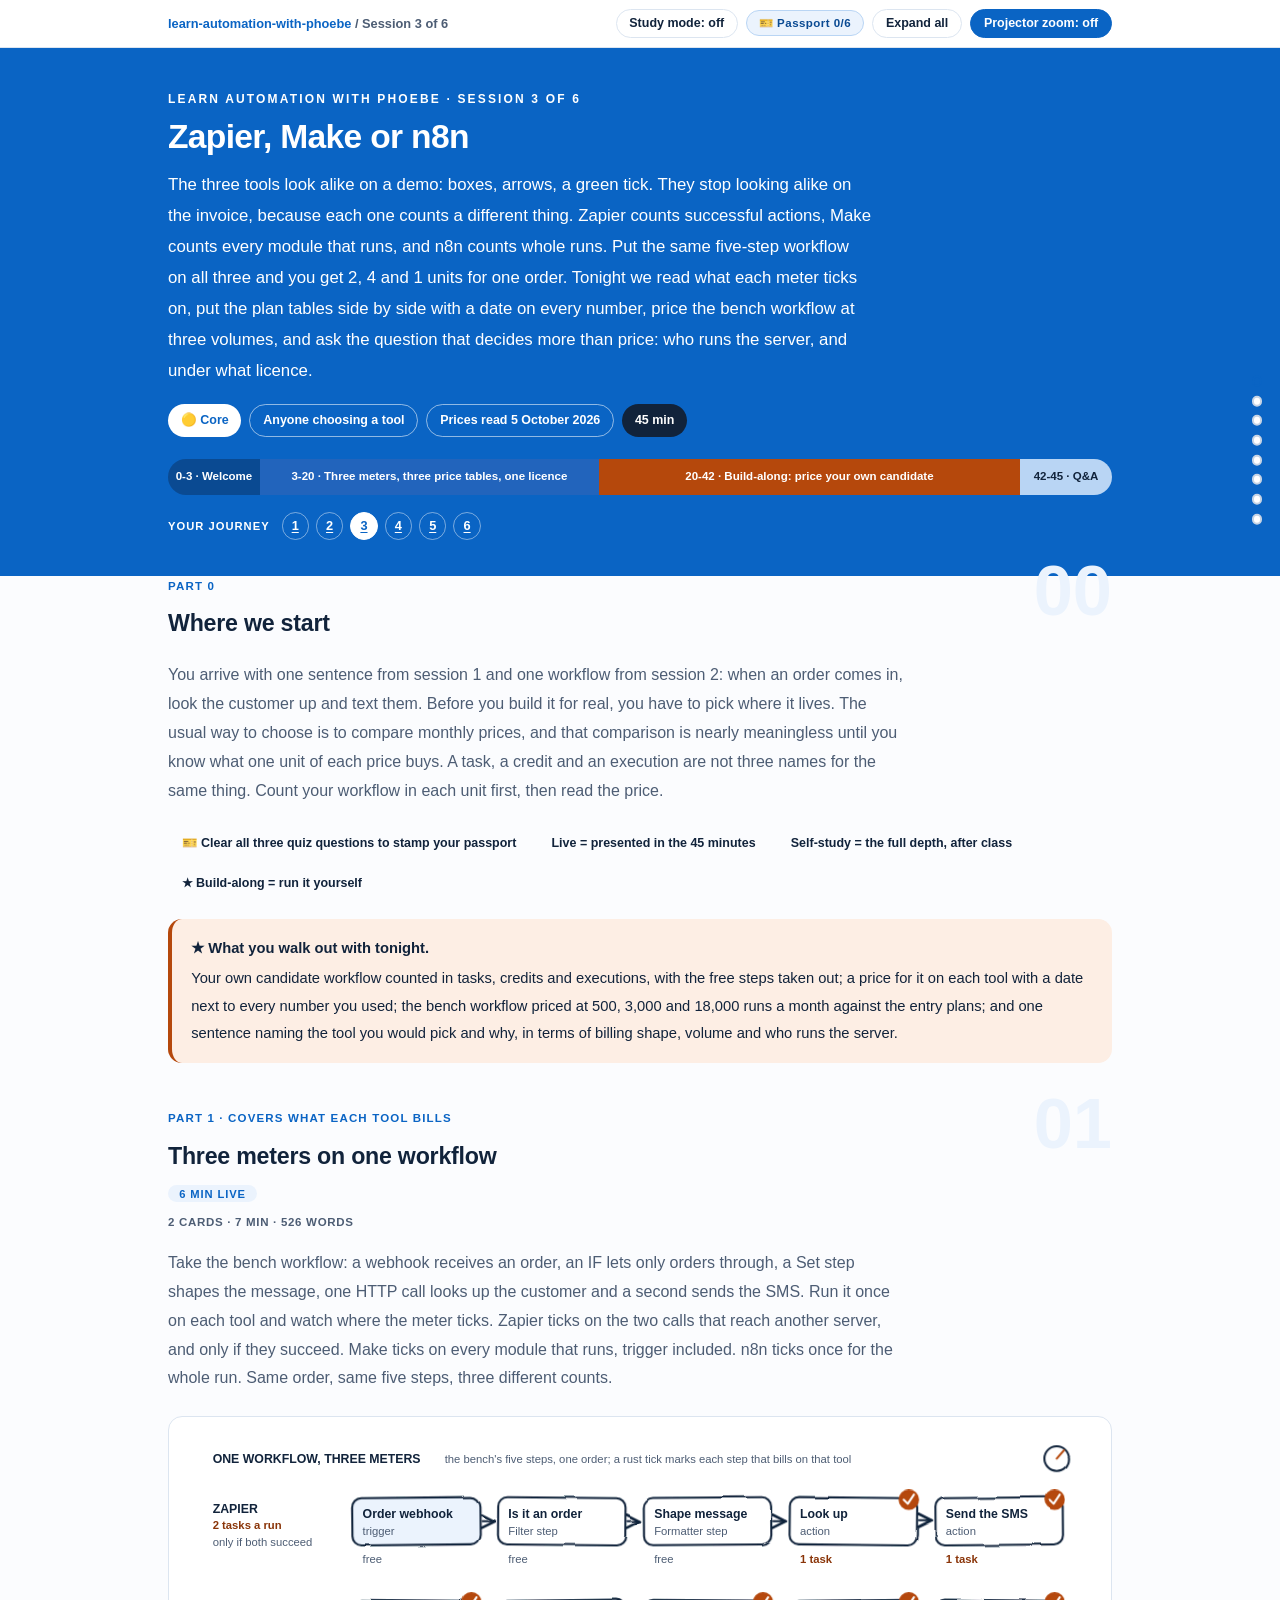
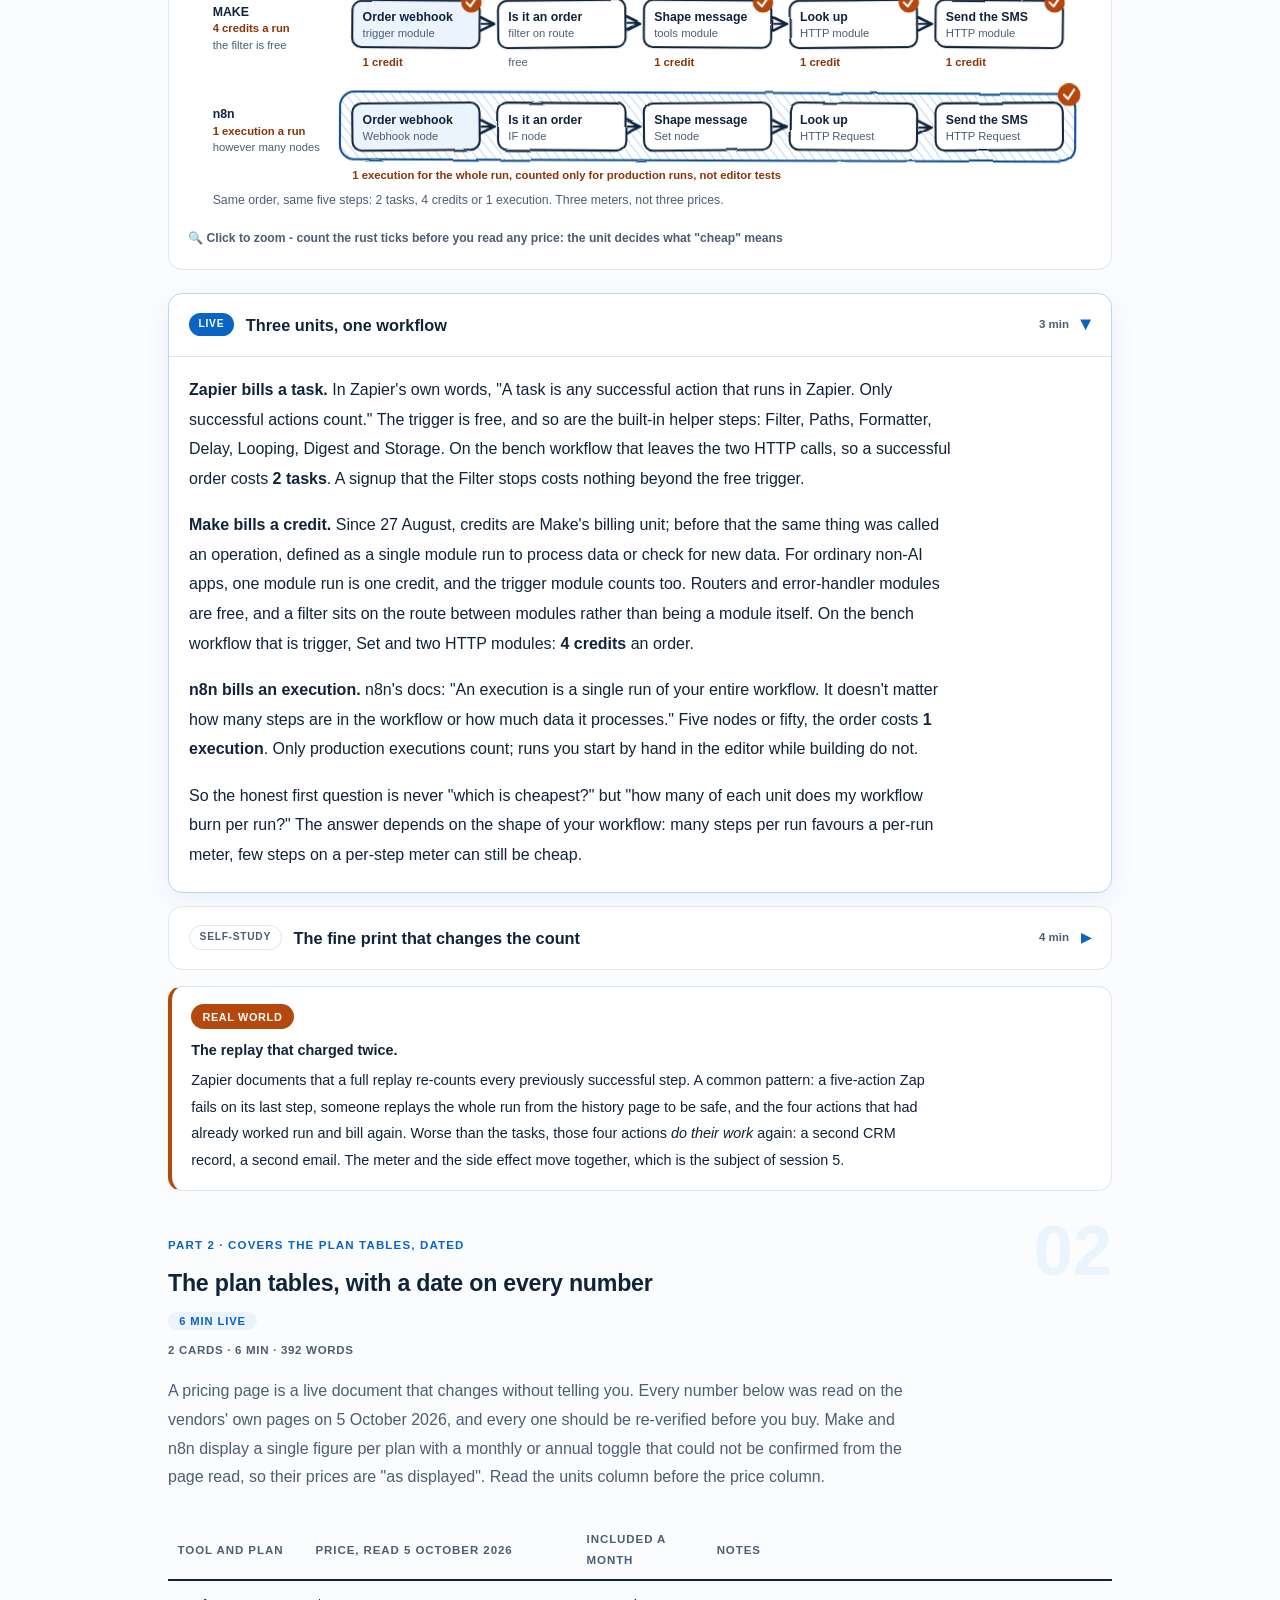
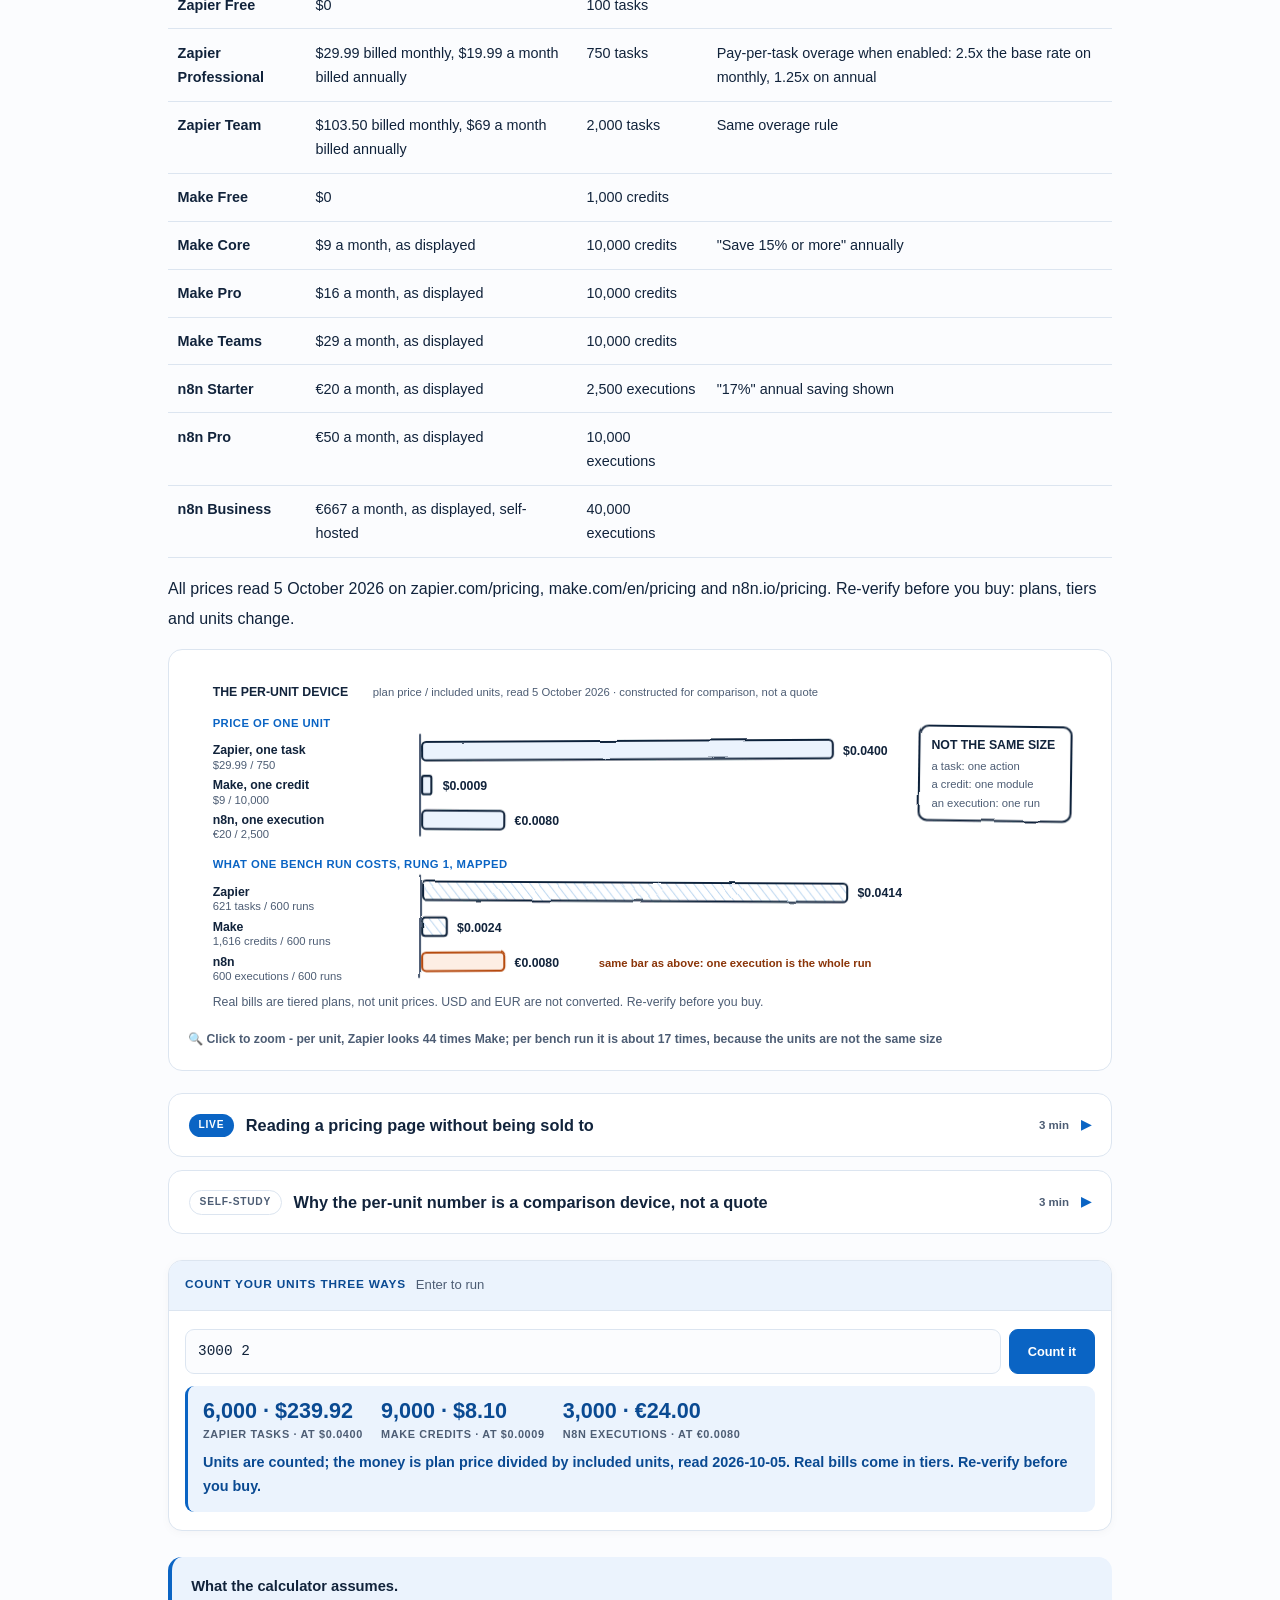
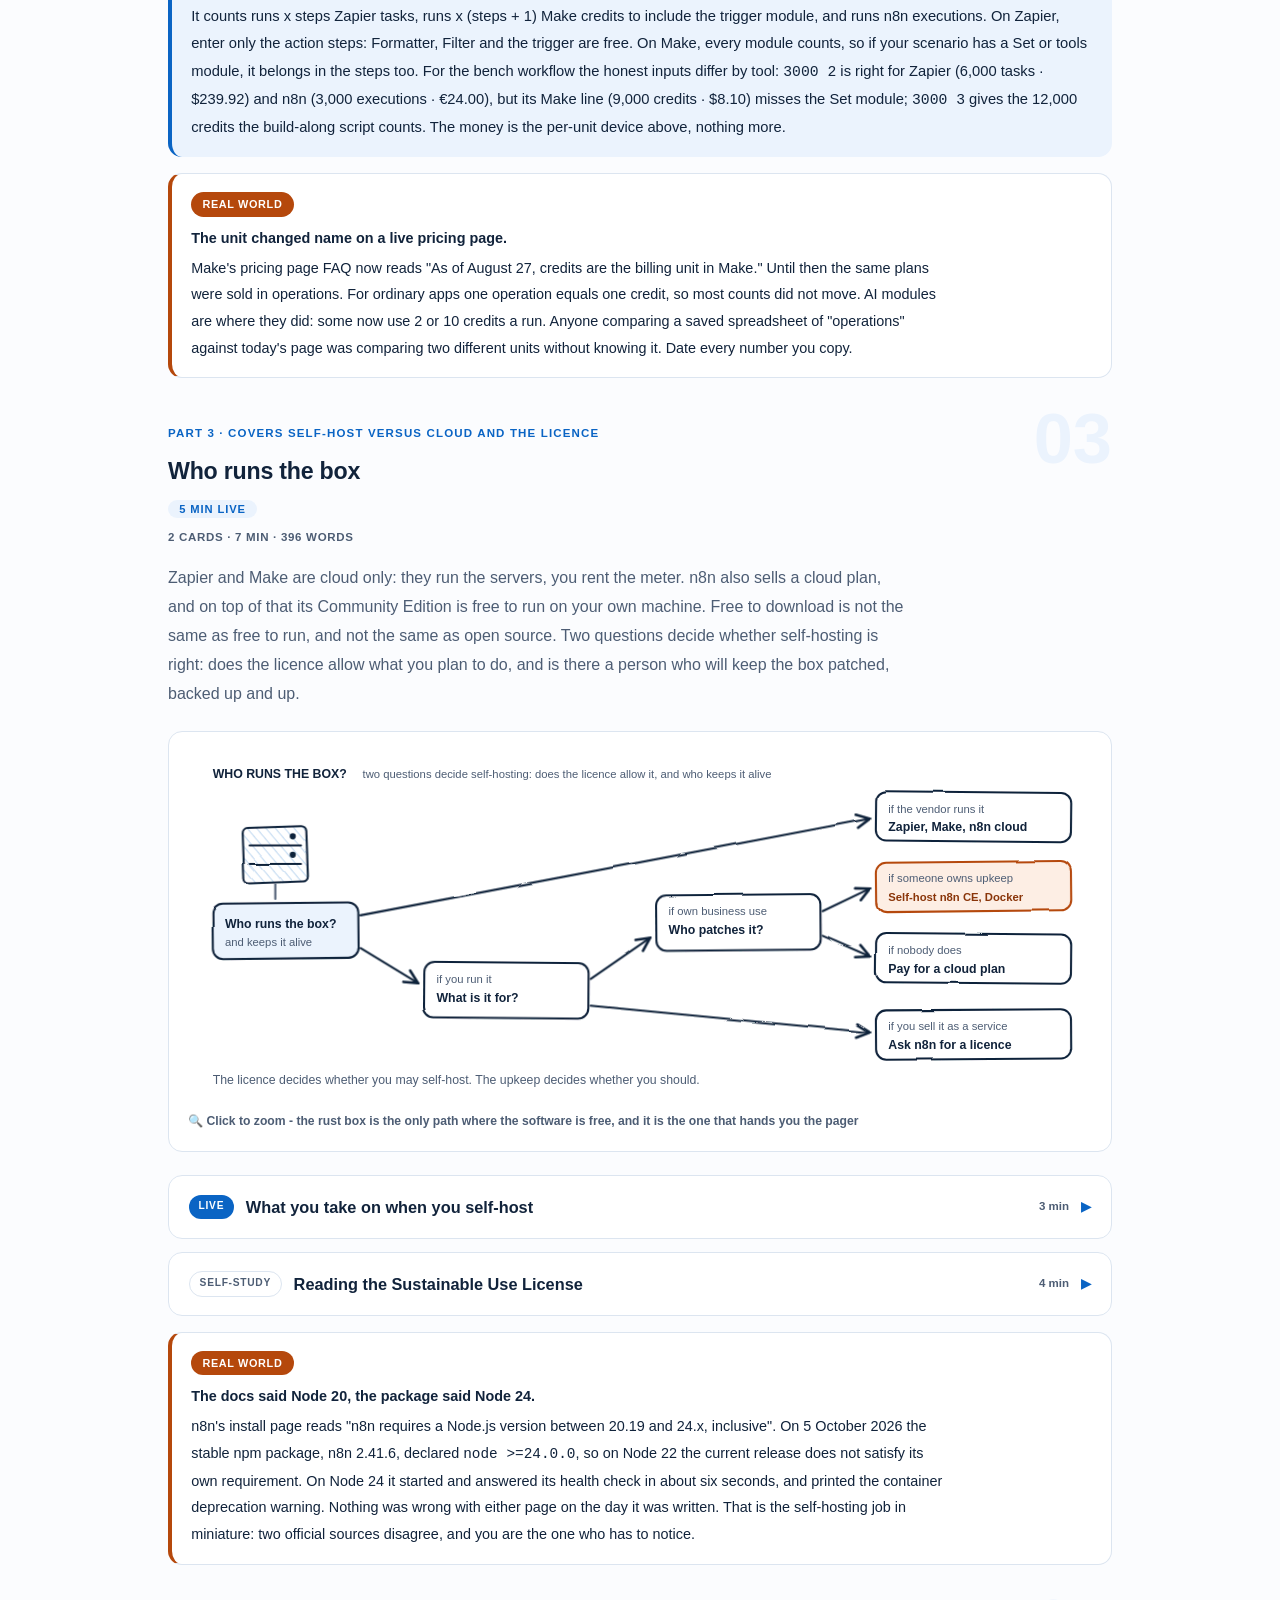
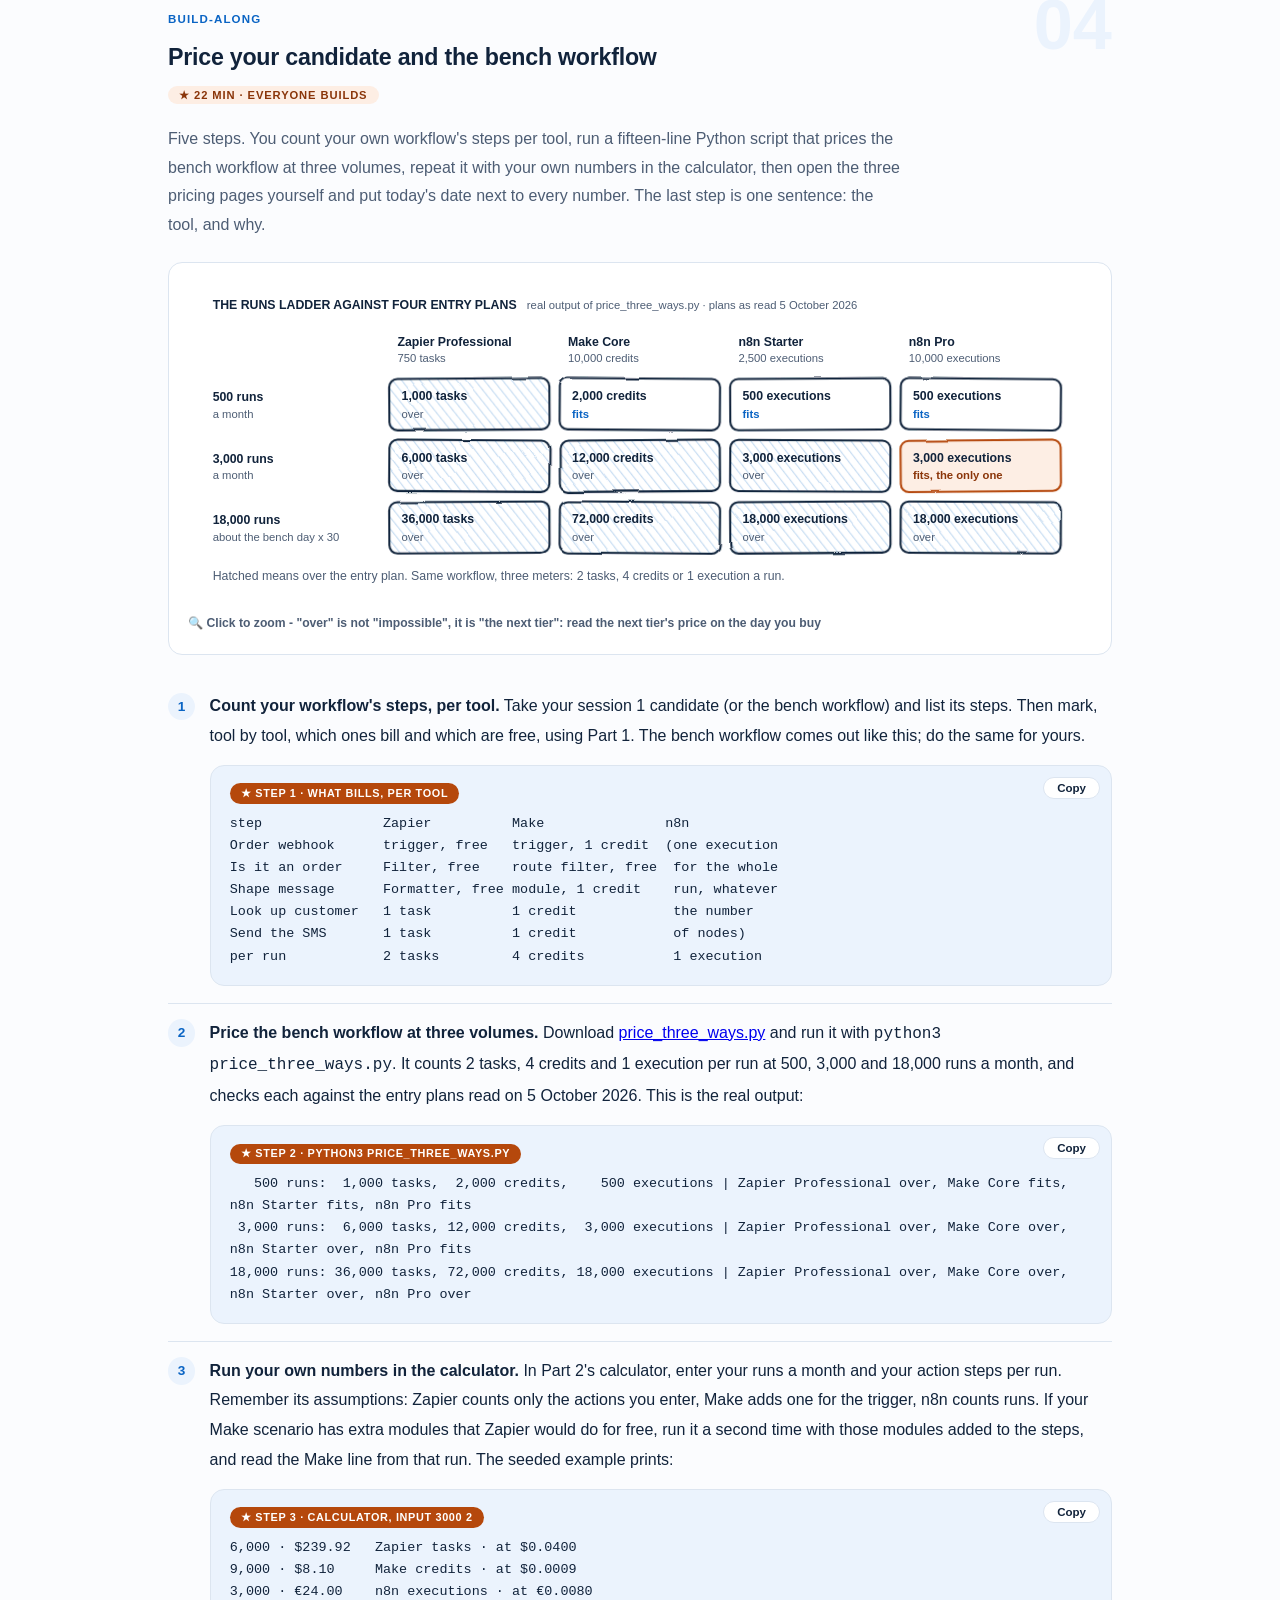
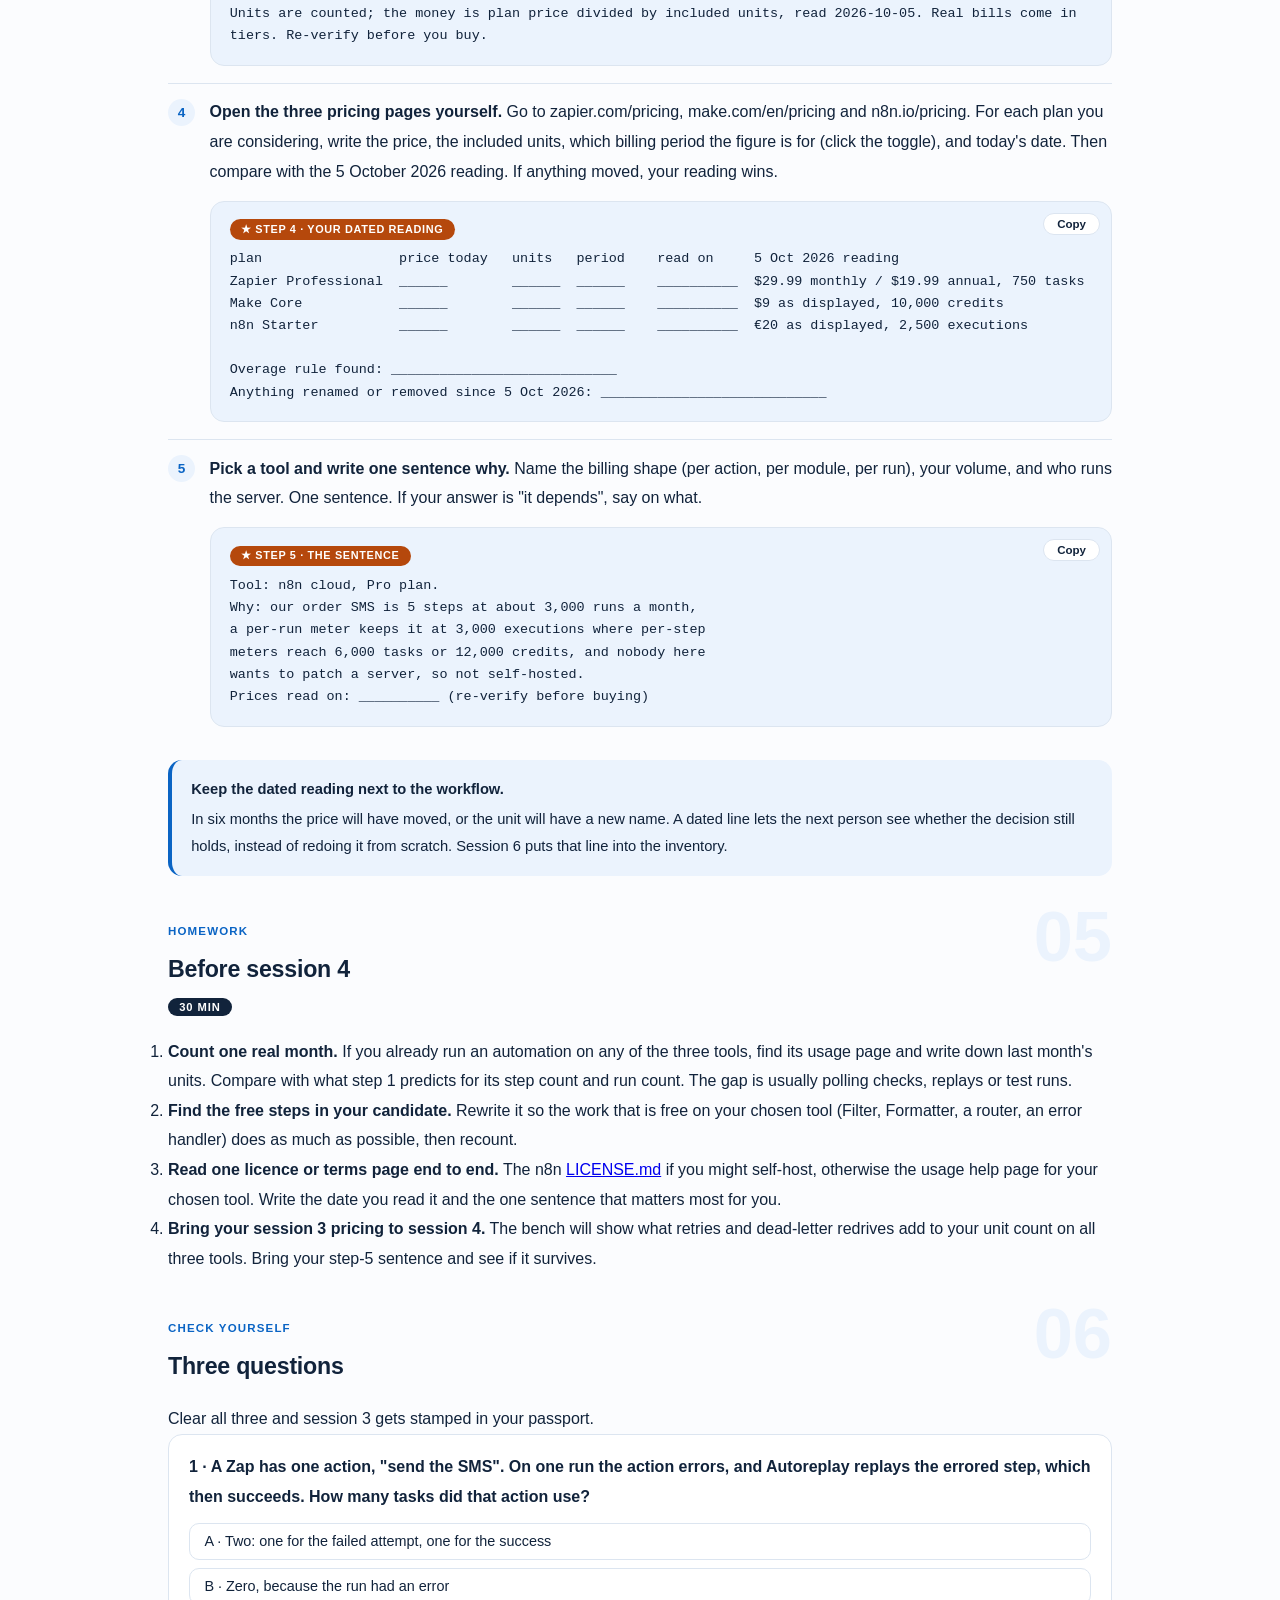
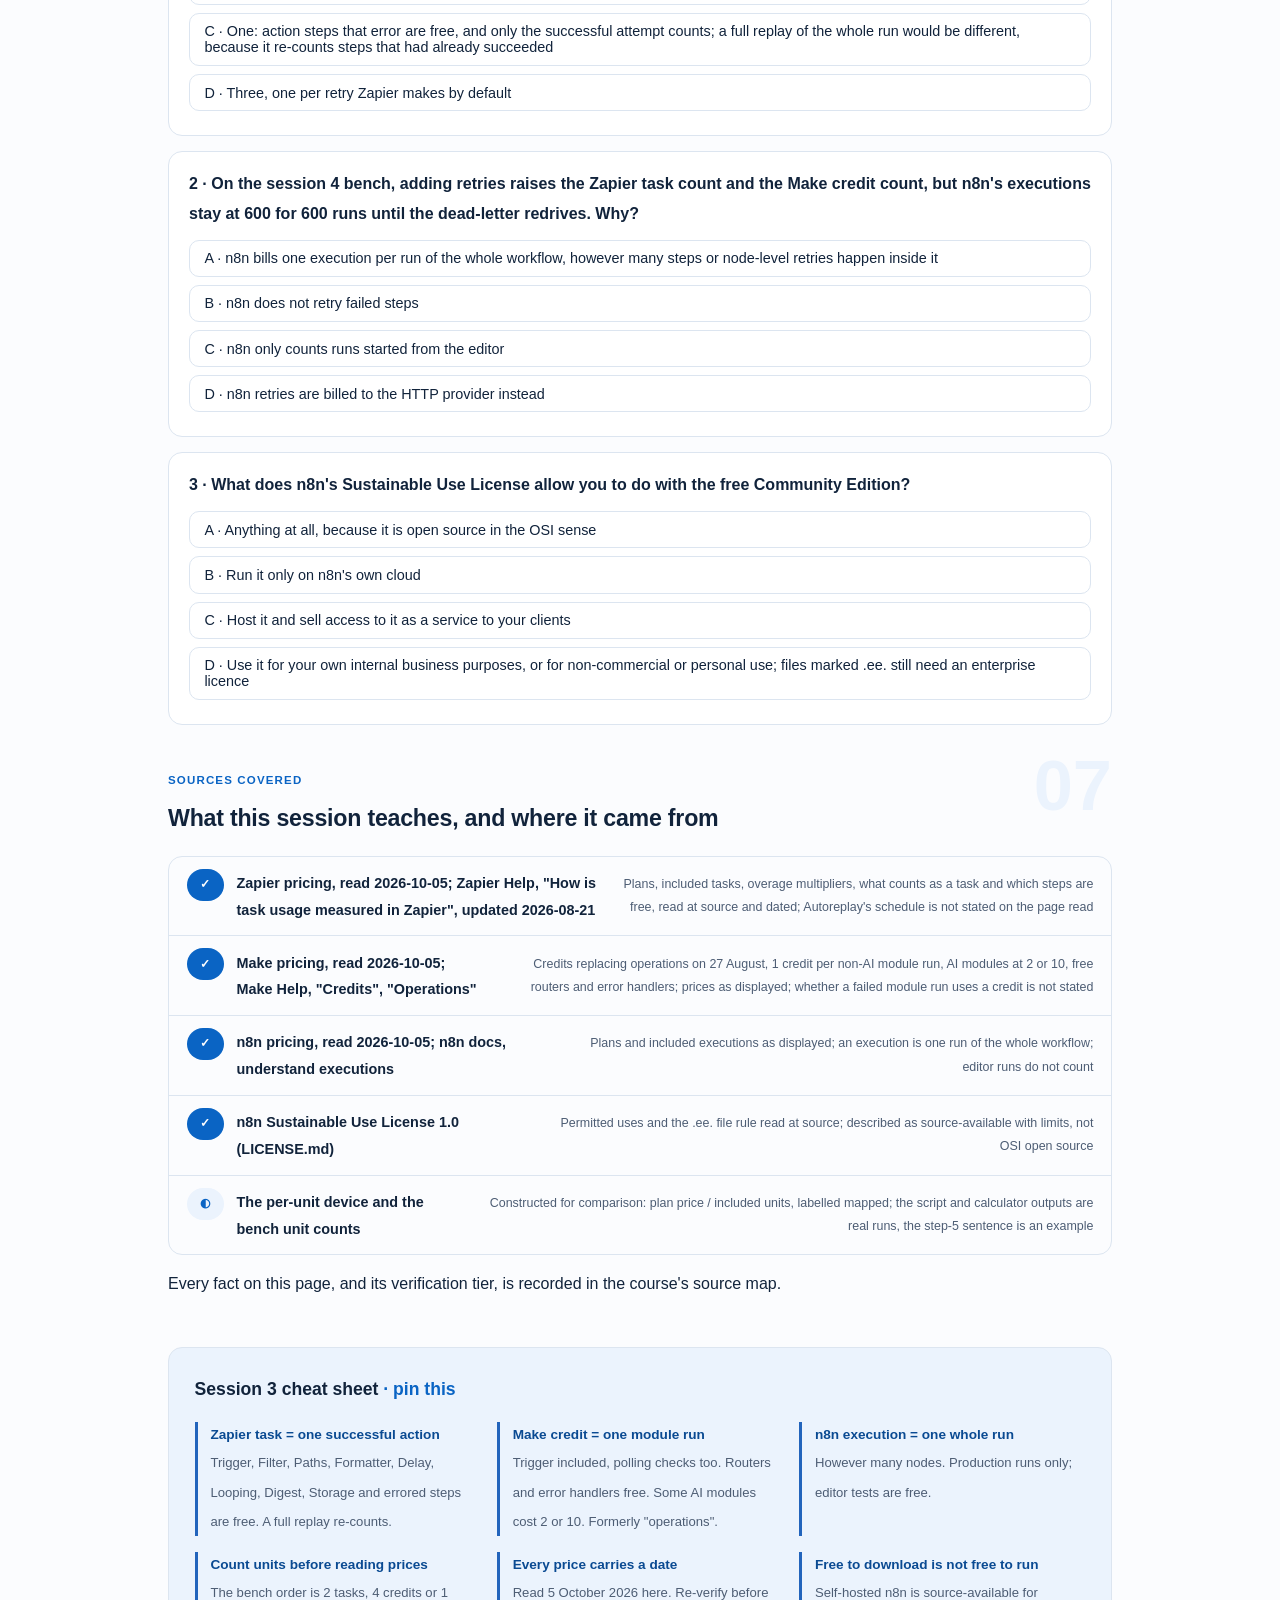
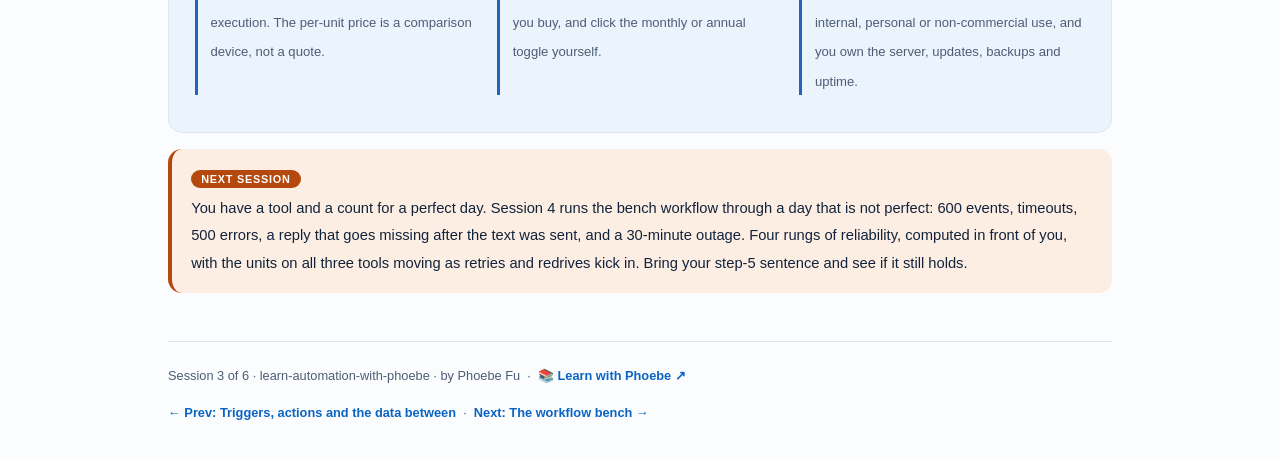
<file: courses/03-zapier-make-n8n.html>
<!DOCTYPE html>
<html lang="en">
<head>
<meta charset="UTF-8">
<meta name="viewport" content="width=device-width, initial-scale=1.0">
<!-- social:start -->
<meta name="description" content="Session 3 of 6. What Zapier, Make and n8n actually bill: a task, a credit and an execution are three different meters on the same workflow. The plan tables as read on 5 October 2026, the per-unit comparison device and its limits, and what self-hosting n8n under the Sustainable Use License really asks of you.">
<meta property="og:type" content="article">
<meta property="og:site_name" content="Learn with Phoebe">
<meta property="og:title" content="Zapier, Make or n8n - learn automation with phoebe">
<meta property="og:description" content="Session 3 of 6. Three billing units, one workflow, dated price tables, and who runs the box.">
<meta property="og:url" content="https://phoebefu6.github.io/learn-automation-with-phoebe/courses/03-zapier-make-n8n.html">
<meta property="og:image" content="https://phoebefu6.github.io/learn-automation-with-phoebe/assets/og-cover.png">
<meta property="og:image:width" content="1200">
<meta property="og:image:height" content="630">
<meta name="twitter:card" content="summary_large_image">
<meta name="twitter:title" content="Zapier, Make or n8n - learn automation with phoebe">
<meta name="twitter:description" content="Session 3 of 6. A task, a credit and an execution are not the same size of work.">
<meta name="twitter:image" content="https://phoebefu6.github.io/learn-automation-with-phoebe/assets/og-cover.png">
<!-- social:end -->
<title>Session 3 · Zapier, Make or n8n - learn automation with phoebe</title>
<link rel="stylesheet" href="../assets/style.css?v=20">
</head>
<body>

<div class="toolbar">
  <div class="wrap">
    <span class="crumb"><a href="../index.html">learn-automation-with-phoebe</a> / Session 3 of 6</span>
    <button class="btn" id="toggle-all" type="button">Expand all</button>
    <button class="btn primary" id="zoom-toggle" type="button">Projector zoom: off</button>
  </div>
</div>

<header class="masthead">
  <div class="wrap">
    <div class="eyebrow">Learn Automation with Phoebe · Session 3 of 6</div>
    <h1>Zapier, Make or <span class="accent">n8n</span></h1>
    <p class="sub">The three tools look alike on a demo: boxes, arrows, a green tick. They stop looking alike on the invoice, because each one counts a different thing. Zapier counts successful actions, Make counts every module that runs, and n8n counts whole runs. Put the same five-step workflow on all three and you get 2, 4 and 1 units for one order. Tonight we read what each meter ticks on, put the plan tables side by side with a date on every number, price the bench workflow at three volumes, and ask the question that decides more than price: who runs the server, and under what licence.</p>
    <div class="chip-row">
      <span class="chip level">🟡 Core</span>
      <span class="chip audience">Anyone choosing a tool</span>
      <span class="chip audience">Prices read 5 October 2026</span>
      <span class="chip time">45 min</span>
    </div>
    <div class="agenda">
      <span class="a1" style="flex:1">0-3 · Welcome</span>
      <span class="a2" style="flex:4">3-20 · Three meters, three price tables, one licence</span>
      <span class="a3" style="flex:5">20-42 · Build-along: price your own candidate</span>
      <span class="a4" style="flex:1">42-45 · Q&amp;A</span>
    </div>
  </div>
</header>

<main class="wrap">

  <section class="section" id="intro">
    <div class="section-kicker">
      <span class="klabel">Part 0</span>
      <h2>Where we start</h2>
    </div>
    <p class="lede">You arrive with one sentence from session 1 and one workflow from session 2: when an order comes in, look the customer up and text them. Before you build it for real, you have to pick where it lives. The usual way to choose is to compare monthly prices, and that comparison is nearly meaningless until you know what one unit of each price buys. A task, a credit and an execution are not three names for the same thing. Count your workflow in each unit first, then read the price.</p>

    <div class="legend">
      <span class="pill">🎫 Clear all three quiz questions to stamp your passport</span>
      <span class="pill">Live = presented in the 45 minutes</span>
      <span class="pill">Self-study = the full depth, after class</span>
      <span class="pill">★ Build-along = run it yourself</span>
    </div>

    <div class="callout win">
      <p><strong>★ What you walk out with tonight.</strong> Your own candidate workflow counted in tasks, credits and executions, with the free steps taken out; a price for it on each tool with a date next to every number you used; the bench workflow priced at 500, 3,000 and 18,000 runs a month against the entry plans; and one sentence naming the tool you would pick and why, in terms of billing shape, volume and who runs the server.</p>
    </div>
  </section>

  <section class="section" id="part-1">
    <div class="section-kicker">
      <span class="klabel">Part 1 · covers what each tool bills</span>
      <h2>Three meters on one workflow</h2>
      <span class="tag concept">6 min live</span>
    </div>
    <p class="lede">Take the bench workflow: a webhook receives an order, an IF lets only orders through, a Set step shapes the message, one HTTP call looks up the customer and a second sends the SMS. Run it once on each tool and watch where the meter ticks. Zapier ticks on the two calls that reach another server, and only if they succeed. Make ticks on every module that runs, trigger included. n8n ticks once for the whole run. Same order, same five steps, three different counts.</p>

    <figure class="zoomable">
      <svg viewBox="0 0 880 372" xmlns="http://www.w3.org/2000/svg" role="img" aria-label="The bench workflow drawn three times, once per tool, as five boxes: Order webhook, Is it an order, Shape message, Look up, Send the SMS. On Zapier only the two HTTP actions carry a billing tick, one task each, and only when they succeed; trigger, Filter and Formatter are free: 2 tasks a run. On Make the trigger, the Set module and both HTTP modules each carry a tick, one credit each, and the filter on the route is free: 4 credits a run. On n8n one bracket around all five nodes carries a single tick: 1 execution for the whole run.">
        <defs>
          <filter id="s3aSk" x="-3%" y="-3%" width="106%" height="106%"><feTurbulence type="fractalNoise" baseFrequency="0.02" numOctaves="2" seed="61" result="n"/><feDisplacementMap in="SourceGraphic" in2="n" scale="2.4" xChannelSelector="R" yChannelSelector="G"/></filter>
          <pattern id="s3aHc" patternUnits="userSpaceOnUse" width="7" height="7" patternTransform="rotate(-38)"><line x1="0" y1="0" x2="0" y2="7" stroke="#0A64C4" stroke-width="1" opacity=".5"/></pattern>
          <marker id="s3aAr" viewBox="0 0 10 10" refX="9" refY="5" markerWidth="8" markerHeight="8" orient="auto"><path d="M1 1 L9 5 L1 9" fill="none" stroke="#11233B" stroke-width="1.6" stroke-linecap="round"/></marker>
        </defs>
        <style>
          .s3aH { font: 800 12px Inter, sans-serif; fill: #11233B; }
          .s3aL { font: 600 12px Inter, sans-serif; fill: #11233B; }
          .s3aS { font: 400 11px Inter, sans-serif; fill: #4D5D74; }
          .s3aB { font: 800 11px Inter, sans-serif; fill: #8A3509; }
          .s3aN { font: 400 12px Inter, sans-serif; fill: #4D5D74; }
        </style>

        <text class="s3aH" x="24" y="26">ONE WORKFLOW, THREE METERS</text>
        <text class="s3aS" x="250" y="26">the bench's five steps, one order; a rust tick marks each step that bills on that tool</text>

        <g filter="url(#s3aSk)" fill="none" stroke="#11233B" stroke-width="2" stroke-linecap="round" stroke-linejoin="round">
          <!-- meter doodle -->
          <circle cx="846" cy="22" r="12" fill="#FFFFFF"/>
          <path d="M846 22 L853 14" stroke="#B5480C"/>

          <!-- Zapier lane -->
          <rect x="160" y="60" width="124" height="46" rx="9" transform="rotate(-0.6 222 83)" fill="#EBF3FD"/>
          <rect x="302" y="60" width="124" height="46" rx="9" transform="rotate(0.5 364 83)" fill="#FFFFFF"/>
          <rect x="444" y="60" width="124" height="46" rx="9" transform="rotate(-0.4 506 83)" fill="#FFFFFF"/>
          <rect x="586" y="60" width="124" height="46" rx="9" transform="rotate(0.6 648 83)" fill="#FFFFFF"/>
          <rect x="728" y="60" width="124" height="46" rx="9" transform="rotate(-0.5 790 83)" fill="#FFFFFF"/>
          <path d="M286 83 L298 83" marker-end="url(#s3aAr)"/>
          <path d="M428 83 L440 83" marker-end="url(#s3aAr)"/>
          <path d="M570 83 L582 83" marker-end="url(#s3aAr)"/>
          <path d="M712 83 L724 83" marker-end="url(#s3aAr)"/>
          <circle cx="702" cy="62" r="9" fill="#B5480C" stroke="#B5480C"/>
          <path d="M697 62 L701 66 L707 57" stroke="#FFFFFF" stroke-width="2"/>
          <circle cx="844" cy="62" r="9" fill="#B5480C" stroke="#B5480C"/>
          <path d="M839 62 L843 66 L849 57" stroke="#FFFFFF" stroke-width="2"/>

          <!-- Make lane -->
          <rect x="160" y="160" width="124" height="46" rx="9" transform="rotate(0.5 222 183)" fill="#EBF3FD"/>
          <rect x="302" y="160" width="124" height="46" rx="9" transform="rotate(-0.6 364 183)" fill="#FFFFFF"/>
          <rect x="444" y="160" width="124" height="46" rx="9" transform="rotate(0.4 506 183)" fill="#FFFFFF"/>
          <rect x="586" y="160" width="124" height="46" rx="9" transform="rotate(-0.5 648 183)" fill="#FFFFFF"/>
          <rect x="728" y="160" width="124" height="46" rx="9" transform="rotate(0.6 790 183)" fill="#FFFFFF"/>
          <path d="M286 183 L298 183" marker-end="url(#s3aAr)"/>
          <path d="M428 183 L440 183" marker-end="url(#s3aAr)"/>
          <path d="M570 183 L582 183" marker-end="url(#s3aAr)"/>
          <path d="M712 183 L724 183" marker-end="url(#s3aAr)"/>
          <circle cx="276" cy="162" r="9" fill="#B5480C" stroke="#B5480C"/>
          <path d="M271 162 L275 166 L281 157" stroke="#FFFFFF" stroke-width="2"/>
          <circle cx="560" cy="162" r="9" fill="#B5480C" stroke="#B5480C"/>
          <path d="M555 162 L559 166 L565 157" stroke="#FFFFFF" stroke-width="2"/>
          <circle cx="702" cy="162" r="9" fill="#B5480C" stroke="#B5480C"/>
          <path d="M697 162 L701 166 L707 157" stroke="#FFFFFF" stroke-width="2"/>
          <circle cx="844" cy="162" r="9" fill="#B5480C" stroke="#B5480C"/>
          <path d="M839 162 L843 166 L849 157" stroke="#FFFFFF" stroke-width="2"/>

          <!-- n8n lane: one bracket around the whole run -->
          <rect x="148" y="250" width="716" height="66" rx="14" transform="rotate(0.2 506 283)" fill="url(#s3aHc)" stroke="#0A4A92"/>
          <rect x="160" y="260" width="124" height="46" rx="9" transform="rotate(-0.5 222 283)" fill="#EBF3FD"/>
          <rect x="302" y="260" width="124" height="46" rx="9" transform="rotate(0.4 364 283)" fill="#FFFFFF"/>
          <rect x="444" y="260" width="124" height="46" rx="9" transform="rotate(-0.6 506 283)" fill="#FFFFFF"/>
          <rect x="586" y="260" width="124" height="46" rx="9" transform="rotate(0.5 648 283)" fill="#FFFFFF"/>
          <rect x="728" y="260" width="124" height="46" rx="9" transform="rotate(-0.4 790 283)" fill="#FFFFFF"/>
          <path d="M286 283 L298 283" marker-end="url(#s3aAr)"/>
          <path d="M428 283 L440 283" marker-end="url(#s3aAr)"/>
          <path d="M570 283 L582 283" marker-end="url(#s3aAr)"/>
          <path d="M712 283 L724 283" marker-end="url(#s3aAr)"/>
          <circle cx="858" cy="252" r="10" fill="#B5480C" stroke="#B5480C"/>
          <path d="M853 252 L857 256 L863 247" stroke="#FFFFFF" stroke-width="2"/>
        </g>

        <!-- lane titles -->
        <text class="s3aH" x="24" y="75">ZAPIER</text>
        <text class="s3aB" x="24" y="91">2 tasks a run</text>
        <text class="s3aS" x="24" y="107">only if both succeed</text>
        <text class="s3aH" x="24" y="175">MAKE</text>
        <text class="s3aB" x="24" y="191">4 credits a run</text>
        <text class="s3aS" x="24" y="207">the filter is free</text>
        <text class="s3aH" x="24" y="275">n8n</text>
        <text class="s3aB" x="24" y="291">1 execution a run</text>
        <text class="s3aS" x="24" y="307">however many nodes</text>

        <!-- Zapier node labels -->
        <text class="s3aL" x="170" y="80">Order webhook</text>
        <text class="s3aS" x="170" y="96">trigger</text>
        <text class="s3aL" x="312" y="80">Is it an order</text>
        <text class="s3aS" x="312" y="96">Filter step</text>
        <text class="s3aL" x="454" y="80">Shape message</text>
        <text class="s3aS" x="454" y="96">Formatter step</text>
        <text class="s3aL" x="596" y="80">Look up</text>
        <text class="s3aS" x="596" y="96">action</text>
        <text class="s3aL" x="738" y="80">Send the SMS</text>
        <text class="s3aS" x="738" y="96">action</text>
        <text class="s3aS" x="170" y="124">free</text>
        <text class="s3aS" x="312" y="124">free</text>
        <text class="s3aS" x="454" y="124">free</text>
        <text class="s3aB" x="596" y="124">1 task</text>
        <text class="s3aB" x="738" y="124">1 task</text>

        <!-- Make node labels -->
        <text class="s3aL" x="170" y="180">Order webhook</text>
        <text class="s3aS" x="170" y="196">trigger module</text>
        <text class="s3aL" x="312" y="180">Is it an order</text>
        <text class="s3aS" x="312" y="196">filter on route</text>
        <text class="s3aL" x="454" y="180">Shape message</text>
        <text class="s3aS" x="454" y="196">tools module</text>
        <text class="s3aL" x="596" y="180">Look up</text>
        <text class="s3aS" x="596" y="196">HTTP module</text>
        <text class="s3aL" x="738" y="180">Send the SMS</text>
        <text class="s3aS" x="738" y="196">HTTP module</text>
        <text class="s3aB" x="170" y="224">1 credit</text>
        <text class="s3aS" x="312" y="224">free</text>
        <text class="s3aB" x="454" y="224">1 credit</text>
        <text class="s3aB" x="596" y="224">1 credit</text>
        <text class="s3aB" x="738" y="224">1 credit</text>

        <!-- n8n node labels -->
        <text class="s3aL" x="170" y="280">Order webhook</text>
        <text class="s3aS" x="170" y="296">Webhook node</text>
        <text class="s3aL" x="312" y="280">Is it an order</text>
        <text class="s3aS" x="312" y="296">IF node</text>
        <text class="s3aL" x="454" y="280">Shape message</text>
        <text class="s3aS" x="454" y="296">Set node</text>
        <text class="s3aL" x="596" y="280">Look up</text>
        <text class="s3aS" x="596" y="296">HTTP Request</text>
        <text class="s3aL" x="738" y="280">Send the SMS</text>
        <text class="s3aS" x="738" y="296">HTTP Request</text>
        <text class="s3aB" x="160" y="334">1 execution for the whole run, counted only for production runs, not editor tests</text>

        <text class="s3aN" x="24" y="358">Same order, same five steps: 2 tasks, 4 credits or 1 execution. Three meters, not three prices.</text>
      </svg>
      <figcaption>🔍 Click to zoom - count the rust ticks before you read any price: the unit decides what "cheap" means</figcaption>
    </figure>

    <details class="card" open>
      <summary><span class="mode live">Live</span>Three units, one workflow<span class="mini">3 min</span><span class="caret">▶</span></summary>
      <div class="body">
        <p><strong>Zapier bills a task.</strong> In Zapier's own words, "A task is any successful action that runs in Zapier. Only successful actions count." The trigger is free, and so are the built-in helper steps: Filter, Paths, Formatter, Delay, Looping, Digest and Storage. On the bench workflow that leaves the two HTTP calls, so a successful order costs <strong>2 tasks</strong>. A signup that the Filter stops costs nothing beyond the free trigger.</p>
        <p><strong>Make bills a credit.</strong> Since 27 August, credits are Make's billing unit; before that the same thing was called an operation, defined as a single module run to process data or check for new data. For ordinary non-AI apps, one module run is one credit, and the trigger module counts too. Routers and error-handler modules are free, and a filter sits on the route between modules rather than being a module itself. On the bench workflow that is trigger, Set and two HTTP modules: <strong>4 credits</strong> an order.</p>
        <p><strong>n8n bills an execution.</strong> n8n's docs: "An execution is a single run of your entire workflow. It doesn't matter how many steps are in the workflow or how much data it processes." Five nodes or fifty, the order costs <strong>1 execution</strong>. Only production executions count; runs you start by hand in the editor while building do not.</p>
        <p>So the honest first question is never "which is cheapest?" but "how many of each unit does my workflow burn per run?" The answer depends on the shape of your workflow: many steps per run favours a per-run meter, few steps on a per-step meter can still be cheap.</p>
      </div>
    </details>

    <details class="card">
      <summary><span class="mode self">Self-study</span>The fine print that changes the count<span class="mini">4 min</span><span class="caret">▶</span></summary>
      <div class="body">
        <p><strong>Failed steps.</strong> On Zapier, "All action steps that error or halt" are free (Zapier Help, "How is task usage measured in Zapier", updated 2026-08-21). So a send that errors costs nothing, and the retry that succeeds costs one task. On Make, the pages read for this session do not say whether a module run that fails uses a credit. The bench in session 4 assumes it does and says so on the widget; treat that as an assumption, not a fact, until Make documents it.</p>
        <p><strong>Replays.</strong> Zapier's Autoreplay replays the errored step (Professional plans and above). A <em>full</em> replay of a run is different: it re-counts the steps that had already succeeded the first time. Replay the step, not the run, when you can. Zapier's page does not state the Autoreplay schedule; do not assume one.</p>
        <p><strong>AI modules.</strong> On Make, some AI modules use 2 or 10 credits per run instead of 1 (Make Help, "Credits"). One AI step can cost as much as ten plain steps. Check the module before you count it as 1.</p>
        <p><strong>Checks with nothing in them.</strong> Make counts a polling trigger check once even when it finds no new data. A trigger that checks every few minutes all day costs credits on a quiet day. A webhook trigger, which session 2 used, only runs when something arrives.</p>
        <p><strong>Manual runs.</strong> n8n does not count runs you start from the editor. That makes building and testing free on the meter, and it also means the number you see while building is not the number you will see in production.</p>
      </div>
    </details>

    <div class="callout example">
      <span class="ex-pill">Real world</span>
      <p><strong>The replay that charged twice.</strong> Zapier documents that a full replay re-counts every previously successful step. A common pattern: a five-action Zap fails on its last step, someone replays the whole run from the history page to be safe, and the four actions that had already worked run and bill again. Worse than the tasks, those four actions <em>do their work</em> again: a second CRM record, a second email. The meter and the side effect move together, which is the subject of session 5.</p>
    </div>
  </section>

  <section class="section" id="part-2">
    <div class="section-kicker">
      <span class="klabel">Part 2 · covers the plan tables, dated</span>
      <h2>The plan tables, with a date on every number</h2>
      <span class="tag concept">6 min live</span>
    </div>
    <p class="lede">A pricing page is a live document that changes without telling you. Every number below was read on the vendors' own pages on 5 October 2026, and every one should be re-verified before you buy. Make and n8n display a single figure per plan with a monthly or annual toggle that could not be confirmed from the page read, so their prices are "as displayed". Read the units column before the price column.</p>

    <table class="clean">
      <tr><th>Tool and plan</th><th>Price, read 5 October 2026</th><th>Included a month</th><th>Notes</th></tr>
      <tr><td>Zapier Free</td><td>$0</td><td>100 tasks</td><td></td></tr>
      <tr><td>Zapier Professional</td><td>$29.99 billed monthly, $19.99 a month billed annually</td><td>750 tasks</td><td>Pay-per-task overage when enabled: 2.5x the base rate on monthly, 1.25x on annual</td></tr>
      <tr><td>Zapier Team</td><td>$103.50 billed monthly, $69 a month billed annually</td><td>2,000 tasks</td><td>Same overage rule</td></tr>
      <tr><td>Make Free</td><td>$0</td><td>1,000 credits</td><td></td></tr>
      <tr><td>Make Core</td><td>$9 a month, as displayed</td><td>10,000 credits</td><td>"Save 15% or more" annually</td></tr>
      <tr><td>Make Pro</td><td>$16 a month, as displayed</td><td>10,000 credits</td><td></td></tr>
      <tr><td>Make Teams</td><td>$29 a month, as displayed</td><td>10,000 credits</td><td></td></tr>
      <tr><td>n8n Starter</td><td>€20 a month, as displayed</td><td>2,500 executions</td><td>"17%" annual saving shown</td></tr>
      <tr><td>n8n Pro</td><td>€50 a month, as displayed</td><td>10,000 executions</td><td></td></tr>
      <tr><td>n8n Business</td><td>€667 a month, as displayed, self-hosted</td><td>40,000 executions</td><td></td></tr>
    </table>
    <p class="mono">All prices read 5 October 2026 on zapier.com/pricing, make.com/en/pricing and n8n.io/pricing. Re-verify before you buy: plans, tiers and units change.</p>

    <figure class="zoomable">
      <svg viewBox="0 0 880 340" xmlns="http://www.w3.org/2000/svg" role="img" aria-label="Two groups of hand-drawn bars. Price of one unit, plan price divided by included units: Zapier $0.0400 a task from $29.99 over 750, Make $0.0009 a credit from $9 over 10,000, n8n 0.0080 euro an execution from 20 euro over 2,500. What one bench run costs at rung 1, mapped: Zapier $0.0414 from 621 tasks over 600 runs, Make $0.0024 from 1,616 credits over 600 runs, n8n 0.0080 euro from 600 executions over 600 runs. The n8n bar does not move because one execution is the whole run. A side note says a task is one action, a credit one module run, an execution one whole run.">
        <defs>
          <filter id="s3bSk" x="-3%" y="-3%" width="106%" height="106%"><feTurbulence type="fractalNoise" baseFrequency="0.02" numOctaves="2" seed="67" result="n"/><feDisplacementMap in="SourceGraphic" in2="n" scale="2.4" xChannelSelector="R" yChannelSelector="G"/></filter>
          <pattern id="s3bHc" patternUnits="userSpaceOnUse" width="7" height="7" patternTransform="rotate(-38)"><line x1="0" y1="0" x2="0" y2="7" stroke="#0A64C4" stroke-width="1" opacity=".5"/></pattern>
          <marker id="s3bAr" viewBox="0 0 10 10" refX="9" refY="5" markerWidth="8" markerHeight="8" orient="auto"><path d="M1 1 L9 5 L1 9" fill="none" stroke="#11233B" stroke-width="1.6" stroke-linecap="round"/></marker>
        </defs>
        <style>
          .s3bH { font: 800 12px Inter, sans-serif; fill: #11233B; }
          .s3bL { font: 600 12px Inter, sans-serif; fill: #11233B; }
          .s3bS { font: 400 11px Inter, sans-serif; fill: #4D5D74; }
          .s3bB { font: 800 11px Inter, sans-serif; fill: #8A3509; }
          .s3bV { font: 800 16px Inter, sans-serif; fill: #0A4A92; }
          .s3bA { font: 700 11px Inter, sans-serif; fill: #0A64C4; letter-spacing: .04em; }
          .s3bN { font: 400 12px Inter, sans-serif; fill: #4D5D74; }
        </style>

        <text class="s3bH" x="24" y="26">THE PER-UNIT DEVICE</text>
        <text class="s3bS" x="180" y="26">plan price / included units, read 5 October 2026 · constructed for comparison, not a quote</text>

        <g filter="url(#s3bSk)" fill="none" stroke="#11233B" stroke-width="2" stroke-linecap="round" stroke-linejoin="round">
          <!-- baseline -->
          <path d="M226 64 L226 162" stroke="#4D5D74"/>
          <path d="M226 202 L226 300" stroke="#4D5D74"/>
          <!-- per unit bars -->
          <rect x="228" y="70" width="400" height="18" rx="4" transform="rotate(-0.3 428 79)" fill="#EBF3FD"/>
          <rect x="228" y="104" width="9" height="18" rx="2" fill="#EBF3FD"/>
          <rect x="228" y="138" width="80" height="18" rx="4" transform="rotate(0.4 268 147)" fill="#EBF3FD"/>
          <!-- per run bars -->
          <rect x="228" y="208" width="414" height="18" rx="4" transform="rotate(0.3 435 217)" fill="url(#s3bHc)"/>
          <rect x="228" y="242" width="24" height="18" rx="3" fill="url(#s3bHc)"/>
          <rect x="228" y="276" width="80" height="18" rx="4" transform="rotate(-0.4 268 285)" fill="#FDEEE4" stroke="#B5480C"/>
          <!-- side note card -->
          <rect x="712" y="56" width="148" height="92" rx="8" transform="rotate(0.8 786 102)" fill="#FFFFFF"/>
        </g>

        <text class="s3bA" x="24" y="56">PRICE OF ONE UNIT</text>
        <text class="s3bL" x="24" y="83">Zapier, one task</text>
        <text class="s3bS" x="24" y="97">$29.99 / 750</text>
        <text class="s3bL" x="638" y="84">$0.0400</text>
        <text class="s3bL" x="24" y="117">Make, one credit</text>
        <text class="s3bS" x="24" y="131">$9 / 10,000</text>
        <text class="s3bL" x="248" y="118">$0.0009</text>
        <text class="s3bL" x="24" y="151">n8n, one execution</text>
        <text class="s3bS" x="24" y="165">€20 / 2,500</text>
        <text class="s3bL" x="318" y="152">€0.0080</text>

        <text class="s3bH" x="724" y="78">NOT THE SAME SIZE</text>
        <text class="s3bS" x="724" y="98">a task: one action</text>
        <text class="s3bS" x="724" y="116">a credit: one module</text>
        <text class="s3bS" x="724" y="134">an execution: one run</text>

        <text class="s3bA" x="24" y="194">WHAT ONE BENCH RUN COSTS, RUNG 1, MAPPED</text>
        <text class="s3bL" x="24" y="221">Zapier</text>
        <text class="s3bS" x="24" y="235">621 tasks / 600 runs</text>
        <text class="s3bL" x="652" y="222">$0.0414</text>
        <text class="s3bL" x="24" y="255">Make</text>
        <text class="s3bS" x="24" y="269">1,616 credits / 600 runs</text>
        <text class="s3bL" x="262" y="256">$0.0024</text>
        <text class="s3bL" x="24" y="289">n8n</text>
        <text class="s3bS" x="24" y="303">600 executions / 600 runs</text>
        <text class="s3bL" x="318" y="290">€0.0080</text>
        <text class="s3bB" x="400" y="290">same bar as above: one execution is the whole run</text>

        <text class="s3bN" x="24" y="328">Real bills are tiered plans, not unit prices. USD and EUR are not converted. Re-verify before you buy.</text>
      </svg>
      <figcaption>🔍 Click to zoom - per unit, Zapier looks 44 times Make; per bench run it is about 17 times, because the units are not the same size</figcaption>
    </figure>

    <details class="card">
      <summary><span class="mode live">Live</span>Reading a pricing page without being sold to<span class="mini">3 min</span><span class="caret">▶</span></summary>
      <div class="body">
        <p><strong>Find the unit before the price.</strong> The big number on the card is a plan price. The small number under it, 750 tasks or 10,000 credits or 2,500 executions, is what decides your bill. Write both down together, always.</p>
        <p><strong>Find the toggle.</strong> Zapier shows two prices for the same plan: $29.99 billed monthly, $19.99 a month billed annually. Make and n8n show one figure and an annual saving ("Save 15% or more", "17%"). Until you have clicked the toggle yourself, you do not know which one you are looking at, which is why those two are "as displayed" here.</p>
        <p><strong>Find the overage rule.</strong> What happens at unit 751? On Zapier, pay-per-task overage when enabled is charged at 2.5x the base rate on monthly self-serve plans and 1.25x on annual. An automation that grows quietly past its plan is billed at the expensive end.</p>
        <p><strong>Find what is free.</strong> Free trigger, free filter, free error handler, free manual runs: these change your count more than a few dollars on the plan price. Part 1 lists them per tool.</p>
        <p><strong>Write the date.</strong> Make renamed its unit on 27 August. A screenshot from September and one from today may not describe the same product.</p>
      </div>
    </details>

    <details class="card">
      <summary><span class="mode self">Self-study</span>Why the per-unit number is a comparison device, not a quote<span class="mini">3 min</span><span class="caret">▶</span></summary>
      <div class="body">
        <p>Dividing the entry plan's price by its included units gives a tidy number: <strong>$0.0400 a task</strong> on Zapier ($29.99 / 750), <strong>$0.0009 a credit</strong> on Make ($9 / 10,000), <strong>€0.0080 an execution</strong> on n8n (€20 / 2,500). The bench in session 4 uses exactly these to put a money figure next to its unit counts, and labels it "mapped". It is useful for one thing: seeing how the same workflow scales on three meters.</p>
        <p>It is wrong as a bill in four ways. Plans are bought in tiers, so a month that uses 760 tasks does not cost 760 x $0.0400. Overage is charged at a different rate. USD and EUR are not converted, and tax is left out. And the three units are different sizes of work: the bench's rung 1 day burns 621 tasks, 1,616 credits or 600 executions for the same 600 runs. The bench's rung 4 burns 714 Zapier tasks a day, about 21,000 a month, against a 750-task Professional plan; nobody pays 21,000 x $0.0400, because nobody would stay on that plan.</p>
        <p>Use the device to compare shapes, then price the real tier on the real page.</p>
      </div>
    </details>

    <div class="tryrow" data-fn="price" data-title="Count your units three ways" data-hint="runs a month, action steps per run" data-seed="3000 2" data-cta="Count it"></div>

    <div class="callout tip">
      <p><strong>What the calculator assumes.</strong> It counts runs x steps Zapier tasks, runs x (steps + 1) Make credits to include the trigger module, and runs n8n executions. On Zapier, enter only the action steps: Formatter, Filter and the trigger are free. On Make, every module counts, so if your scenario has a Set or tools module, it belongs in the steps too. For the bench workflow the honest inputs differ by tool: <code>3000 2</code> is right for Zapier (6,000 tasks · $239.92) and n8n (3,000 executions · €24.00), but its Make line (9,000 credits · $8.10) misses the Set module; <code>3000 3</code> gives the 12,000 credits the build-along script counts. The money is the per-unit device above, nothing more.</p>
    </div>

    <div class="callout example">
      <span class="ex-pill">Real world</span>
      <p><strong>The unit changed name on a live pricing page.</strong> Make's pricing page FAQ now reads "As of August 27, credits are the billing unit in Make." Until then the same plans were sold in operations. For ordinary apps one operation equals one credit, so most counts did not move. AI modules are where they did: some now use 2 or 10 credits a run. Anyone comparing a saved spreadsheet of "operations" against today's page was comparing two different units without knowing it. Date every number you copy.</p>
    </div>
  </section>

  <section class="section" id="part-3">
    <div class="section-kicker">
      <span class="klabel">Part 3 · covers self-host versus cloud and the licence</span>
      <h2>Who runs the box</h2>
      <span class="tag concept">5 min live</span>
    </div>
    <p class="lede">Zapier and Make are cloud only: they run the servers, you rent the meter. n8n also sells a cloud plan, and on top of that its Community Edition is free to run on your own machine. Free to download is not the same as free to run, and not the same as open source. Two questions decide whether self-hosting is right: does the licence allow what you plan to do, and is there a person who will keep the box patched, backed up and up.</p>

    <figure class="zoomable">
      <svg viewBox="0 0 880 340" xmlns="http://www.w3.org/2000/svg" role="img" aria-label="A hand-drawn decision tree titled who runs the box. If the vendor runs it, the outcome is cloud: Zapier, Make or n8n cloud. If you run it, the next question is what it is for. If it is to sell n8n to others as a service, the outcome is to ask n8n for a licence, because the Sustainable Use License does not cover that. If it is your own business, personal or non-commercial use, the next question is who patches it. If someone owns the upkeep, self-host n8n Community Edition in Docker with backups. If nobody does, pay for a cloud plan.">
        <defs>
          <filter id="s3cSk" x="-3%" y="-3%" width="106%" height="106%"><feTurbulence type="fractalNoise" baseFrequency="0.02" numOctaves="2" seed="71" result="n"/><feDisplacementMap in="SourceGraphic" in2="n" scale="2.4" xChannelSelector="R" yChannelSelector="G"/></filter>
          <pattern id="s3cHc" patternUnits="userSpaceOnUse" width="7" height="7" patternTransform="rotate(-38)"><line x1="0" y1="0" x2="0" y2="7" stroke="#0A64C4" stroke-width="1" opacity=".5"/></pattern>
          <marker id="s3cAr" viewBox="0 0 10 10" refX="9" refY="5" markerWidth="8" markerHeight="8" orient="auto"><path d="M1 1 L9 5 L1 9" fill="none" stroke="#11233B" stroke-width="1.6" stroke-linecap="round"/></marker>
        </defs>
        <style>
          .s3cH { font: 800 12px Inter, sans-serif; fill: #11233B; }
          .s3cL { font: 600 12px Inter, sans-serif; fill: #11233B; }
          .s3cS { font: 400 11px Inter, sans-serif; fill: #4D5D74; }
          .s3cB { font: 800 11px Inter, sans-serif; fill: #8A3509; }
          .s3cN { font: 400 12px Inter, sans-serif; fill: #4D5D74; }
        </style>

        <text class="s3cH" x="24" y="26">WHO RUNS THE BOX?</text>
        <text class="s3cS" x="170" y="26">two questions decide self-hosting: does the licence allow it, and who keeps it alive</text>

        <g filter="url(#s3cSk)" fill="none" stroke="#11233B" stroke-width="2" stroke-linecap="round" stroke-linejoin="round">
          <!-- server doodle -->
          <rect x="54" y="74" width="62" height="54" rx="5" transform="rotate(-2 85 101)" fill="url(#s3cHc)"/>
          <path d="M60 92 L110 92"/>
          <path d="M60 110 L110 110"/>
          <circle cx="102" cy="83" r="2" fill="#11233B"/>
          <circle cx="102" cy="101" r="2" fill="#11233B"/>
          <path d="M85 130 L85 144" stroke="#4D5D74"/>

          <!-- root -->
          <rect x="24" y="148" width="142" height="54" rx="10" transform="rotate(-0.6 95 175)" fill="#EBF3FD"/>
          <!-- question 2 -->
          <rect x="230" y="206" width="160" height="54" rx="10" transform="rotate(0.5 310 233)" fill="#FFFFFF"/>
          <!-- question 3 -->
          <rect x="456" y="140" width="160" height="54" rx="10" transform="rotate(-0.5 536 167)" fill="#FFFFFF"/>
          <!-- outcomes -->
          <rect x="670" y="40" width="190" height="48" rx="10" transform="rotate(0.6 765 64)" fill="#FFFFFF"/>
          <rect x="670" y="108" width="190" height="48" rx="10" transform="rotate(-0.6 765 132)" fill="#FDEEE4" stroke="#B5480C"/>
          <rect x="670" y="178" width="190" height="48" rx="10" transform="rotate(0.5 765 202)" fill="#FFFFFF"/>
          <rect x="670" y="252" width="190" height="48" rx="10" transform="rotate(-0.4 765 276)" fill="#FFFFFF"/>

          <!-- arrows -->
          <path d="M168 160 L664 66" marker-end="url(#s3cAr)"/>
          <path d="M168 192 L224 226" marker-end="url(#s3cAr)"/>
          <path d="M392 222 L450 182" marker-end="url(#s3cAr)"/>
          <path d="M392 248 L664 274" marker-end="url(#s3cAr)"/>
          <path d="M618 156 L664 134" marker-end="url(#s3cAr)"/>
          <path d="M618 180 L664 200" marker-end="url(#s3cAr)"/>
        </g>

        <text class="s3cL" x="36" y="172">Who runs the box?</text>
        <text class="s3cS" x="36" y="190">and keeps it alive</text>

        <text class="s3cS" x="242" y="226">if you run it</text>
        <text class="s3cL" x="242" y="244">What is it for?</text>

        <text class="s3cS" x="468" y="160">if own business use</text>
        <text class="s3cL" x="468" y="178">Who patches it?</text>

        <text class="s3cS" x="682" y="60">if the vendor runs it</text>
        <text class="s3cL" x="682" y="78">Zapier, Make, n8n cloud</text>
        <text class="s3cS" x="682" y="128">if someone owns upkeep</text>
        <text class="s3cB" x="682" y="146">Self-host n8n CE, Docker</text>
        <text class="s3cS" x="682" y="198">if nobody does</text>
        <text class="s3cL" x="682" y="216">Pay for a cloud plan</text>
        <text class="s3cS" x="682" y="272">if you sell it as a service</text>
        <text class="s3cL" x="682" y="290">Ask n8n for a licence</text>

        <text class="s3cN" x="24" y="324">The licence decides whether you may self-host. The upkeep decides whether you should.</text>
      </svg>
      <figcaption>🔍 Click to zoom - the rust box is the only path where the software is free, and it is the one that hands you the pager</figcaption>
    </figure>

    <details class="card">
      <summary><span class="mode live">Live</span>What you take on when you self-host<span class="mini">3 min</span><span class="caret">▶</span></summary>
      <div class="body">
        <p><strong>A server.</strong> Something has to be switched on all day for a webhook to land. A laptop that sleeps loses orders.</p>
        <p><strong>Updates.</strong> n8n ships often, and its runtime moves. The current stable on 5 October 2026, n8n 2.41.6, declares that it needs Node 24 or later, while n8n's own install docs still say Node 20.19 to 24.x. When the docs and the package disagree, the package wins at install time. Its startup log also warns: "Running n8n outside a container is deprecated." Plan on Docker.</p>
        <p><strong>Backups.</strong> Your workflows, credentials and execution history live in n8n's database on your box. If the disk dies, so do they, unless you copied them somewhere else on a schedule and once tried a restore.</p>
        <p><strong>Your own uptime.</strong> On cloud, an outage is the vendor's incident. Self-hosted, it is yours: at 13:00 on a Tuesday, the person who gets the message is you. Session 6 is about naming that person before the first outage, and the craft of a runbook for it belongs to the <a href="https://phoebefu6.github.io/learn-data-reliability-with-phoebe/courses/b4-runbooks.html">reliability course's runbooks session</a>.</p>
        <p>None of this is a reason not to self-host. It is the real price of "free", and it belongs in session 1's upkeep line.</p>
      </div>
    </details>

    <details class="card">
      <summary><span class="mode self">Self-study</span>Reading the Sustainable Use License<span class="mini">4 min</span><span class="caret">▶</span></summary>
      <div class="body">
        <p>n8n's Community Edition is published under the <a href="https://github.com/n8n-io/n8n/blob/master/LICENSE.md">Sustainable Use License 1.0</a>. Its central limit: you may use the software "only for your own internal business purposes or for non-commercial or personal use." Running it for your own company's orders, your household, or a hobby project is inside that. Selling n8n itself to other people as a hosted service is outside it, and that is the case where you talk to n8n about a commercial licence before building.</p>
        <p>Not every file in the repository is under the same terms. Files with <code>.ee.</code> in their name are enterprise features and need an enterprise licence. If a feature you want lives in one of those files, the free edition does not grant it.</p>
        <p>n8n calls this model "fair-code". The accurate plain description is <strong>source-available with limits</strong>: you can read the code and run it, under conditions. It is not open source in the OSI sense, which does not allow restrictions on field of use. Say "source-available" in a proposal and nobody can correct you; say "open source" and someone eventually will. And as with the prices, read the licence file itself, dated, rather than a summary of it, including this one.</p>
      </div>
    </details>

    <div class="callout example">
      <span class="ex-pill">Real world</span>
      <p><strong>The docs said Node 20, the package said Node 24.</strong> n8n's install page reads "n8n requires a Node.js version between 20.19 and 24.x, inclusive". On 5 October 2026 the stable npm package, n8n 2.41.6, declared <code>node &gt;=24.0.0</code>, so on Node 22 the current release does not satisfy its own requirement. On Node 24 it started and answered its health check in about six seconds, and printed the container deprecation warning. Nothing was wrong with either page on the day it was written. That is the self-hosting job in miniature: two official sources disagree, and you are the one who has to notice.</p>
    </div>
  </section>

  <section class="section" id="demo-1">
    <div class="section-kicker">
      <span class="klabel">Build-along</span>
      <h2>Price your candidate and the bench workflow</h2>
      <span class="tag demo">★ 22 min · everyone builds</span>
    </div>
    <p class="lede">Five steps. You count your own workflow's steps per tool, run a fifteen-line Python script that prices the bench workflow at three volumes, repeat it with your own numbers in the calculator, then open the three pricing pages yourself and put today's date next to every number. The last step is one sentence: the tool, and why.</p>

    <figure class="zoomable">
      <svg viewBox="0 0 880 312" xmlns="http://www.w3.org/2000/svg" role="img" aria-label="A hand-drawn grid from the real output of price_three_ways.py. Rows: 500, 3,000 and 18,000 runs a month. Columns: Zapier Professional with 750 tasks, Make Core with 10,000 credits, n8n Starter with 2,500 executions, n8n Pro with 10,000 executions. At 500 runs: 1,000 tasks over, 2,000 credits fits, 500 executions fits, 500 fits. At 3,000 runs: 6,000 tasks over, 12,000 credits over, 3,000 executions over Starter, 3,000 fits Pro, the only fit in the row. At 18,000 runs every plan is over.">
        <defs>
          <filter id="s3dSk" x="-3%" y="-3%" width="106%" height="106%"><feTurbulence type="fractalNoise" baseFrequency="0.02" numOctaves="2" seed="79" result="n"/><feDisplacementMap in="SourceGraphic" in2="n" scale="2.4" xChannelSelector="R" yChannelSelector="G"/></filter>
          <pattern id="s3dHc" patternUnits="userSpaceOnUse" width="7" height="7" patternTransform="rotate(-38)"><line x1="0" y1="0" x2="0" y2="7" stroke="#0A64C4" stroke-width="1" opacity=".5"/></pattern>
          <marker id="s3dAr" viewBox="0 0 10 10" refX="9" refY="5" markerWidth="8" markerHeight="8" orient="auto"><path d="M1 1 L9 5 L1 9" fill="none" stroke="#11233B" stroke-width="1.6" stroke-linecap="round"/></marker>
        </defs>
        <style>
          .s3dH { font: 800 12px Inter, sans-serif; fill: #11233B; }
          .s3dL { font: 600 12px Inter, sans-serif; fill: #11233B; }
          .s3dS { font: 400 11px Inter, sans-serif; fill: #4D5D74; }
          .s3dB { font: 800 11px Inter, sans-serif; fill: #8A3509; }
          .s3dA { font: 700 11px Inter, sans-serif; fill: #0A64C4; }
          .s3dN { font: 400 12px Inter, sans-serif; fill: #4D5D74; }
        </style>

        <text class="s3dH" x="24" y="26">THE RUNS LADDER AGAINST FOUR ENTRY PLANS</text>
        <text class="s3dS" x="330" y="26">real output of price_three_ways.py · plans as read 5 October 2026</text>

        <g filter="url(#s3dSk)" fill="none" stroke="#11233B" stroke-width="2" stroke-linecap="round" stroke-linejoin="round">
          <!-- row 500 -->
          <rect x="196" y="94" width="156" height="50" rx="8" transform="rotate(-0.4 274 119)" fill="url(#s3dHc)"/>
          <rect x="362" y="94" width="156" height="50" rx="8" transform="rotate(0.4 440 119)" fill="#FFFFFF"/>
          <rect x="528" y="94" width="156" height="50" rx="8" transform="rotate(-0.3 606 119)" fill="#FFFFFF"/>
          <rect x="694" y="94" width="156" height="50" rx="8" transform="rotate(0.5 772 119)" fill="#FFFFFF"/>
          <!-- row 3,000 -->
          <rect x="196" y="154" width="156" height="50" rx="8" transform="rotate(0.4 274 179)" fill="url(#s3dHc)"/>
          <rect x="362" y="154" width="156" height="50" rx="8" transform="rotate(-0.4 440 179)" fill="url(#s3dHc)"/>
          <rect x="528" y="154" width="156" height="50" rx="8" transform="rotate(0.3 606 179)" fill="url(#s3dHc)"/>
          <rect x="694" y="154" width="156" height="50" rx="8" transform="rotate(-0.5 772 179)" fill="#FDEEE4" stroke="#B5480C"/>
          <!-- row 18,000 -->
          <rect x="196" y="214" width="156" height="50" rx="8" transform="rotate(-0.3 274 239)" fill="url(#s3dHc)"/>
          <rect x="362" y="214" width="156" height="50" rx="8" transform="rotate(0.5 440 239)" fill="url(#s3dHc)"/>
          <rect x="528" y="214" width="156" height="50" rx="8" transform="rotate(-0.4 606 239)" fill="url(#s3dHc)"/>
          <rect x="694" y="214" width="156" height="50" rx="8" transform="rotate(0.3 772 239)" fill="url(#s3dHc)"/>
        </g>

        <!-- column heads -->
        <text class="s3dL" x="204" y="62">Zapier Professional</text>
        <text class="s3dS" x="204" y="78">750 tasks</text>
        <text class="s3dL" x="370" y="62">Make Core</text>
        <text class="s3dS" x="370" y="78">10,000 credits</text>
        <text class="s3dL" x="536" y="62">n8n Starter</text>
        <text class="s3dS" x="536" y="78">2,500 executions</text>
        <text class="s3dL" x="702" y="62">n8n Pro</text>
        <text class="s3dS" x="702" y="78">10,000 executions</text>

        <!-- row heads -->
        <text class="s3dL" x="24" y="116">500 runs</text>
        <text class="s3dS" x="24" y="132">a month</text>
        <text class="s3dL" x="24" y="176">3,000 runs</text>
        <text class="s3dS" x="24" y="192">a month</text>
        <text class="s3dL" x="24" y="236">18,000 runs</text>
        <text class="s3dS" x="24" y="252">about the bench day x 30</text>

        <!-- row 500 cells -->
        <text class="s3dL" x="208" y="115">1,000 tasks</text>
        <text class="s3dS" x="208" y="132">over</text>
        <text class="s3dL" x="374" y="115">2,000 credits</text>
        <text class="s3dA" x="374" y="132">fits</text>
        <text class="s3dL" x="540" y="115">500 executions</text>
        <text class="s3dA" x="540" y="132">fits</text>
        <text class="s3dL" x="706" y="115">500 executions</text>
        <text class="s3dA" x="706" y="132">fits</text>

        <!-- row 3,000 cells -->
        <text class="s3dL" x="208" y="175">6,000 tasks</text>
        <text class="s3dS" x="208" y="192">over</text>
        <text class="s3dL" x="374" y="175">12,000 credits</text>
        <text class="s3dS" x="374" y="192">over</text>
        <text class="s3dL" x="540" y="175">3,000 executions</text>
        <text class="s3dS" x="540" y="192">over</text>
        <text class="s3dL" x="706" y="175">3,000 executions</text>
        <text class="s3dB" x="706" y="192">fits, the only one</text>

        <!-- row 18,000 cells -->
        <text class="s3dL" x="208" y="235">36,000 tasks</text>
        <text class="s3dS" x="208" y="252">over</text>
        <text class="s3dL" x="374" y="235">72,000 credits</text>
        <text class="s3dS" x="374" y="252">over</text>
        <text class="s3dL" x="540" y="235">18,000 executions</text>
        <text class="s3dS" x="540" y="252">over</text>
        <text class="s3dL" x="706" y="235">18,000 executions</text>
        <text class="s3dS" x="706" y="252">over</text>

        <text class="s3dN" x="24" y="290">Hatched means over the entry plan. Same workflow, three meters: 2 tasks, 4 credits or 1 execution a run.</text>
      </svg>
      <figcaption>🔍 Click to zoom - "over" is not "impossible", it is "the next tier": read the next tier's price on the day you buy</figcaption>
    </figure>

    <div class="steps">
      <div class="step">
        <p><strong>Count your workflow's steps, per tool.</strong> Take your session 1 candidate (or the bench workflow) and list its steps. Then mark, tool by tool, which ones bill and which are free, using Part 1. The bench workflow comes out like this; do the same for yours.</p>
        <div class="prompt-box good"><span class="label">★ Step 1 · what bills, per tool</span>step               Zapier          Make               n8n
Order webhook      trigger, free   trigger, 1 credit  (one execution
Is it an order     Filter, free    route filter, free  for the whole
Shape message      Formatter, free module, 1 credit    run, whatever
Look up customer   1 task          1 credit            the number
Send the SMS       1 task          1 credit            of nodes)
per run            2 tasks         4 credits           1 execution</div>
      </div>
      <div class="step">
        <p><strong>Price the bench workflow at three volumes.</strong> Download <a href="../materials/price_three_ways.py">price_three_ways.py</a> and run it with <code>python3 price_three_ways.py</code>. It counts 2 tasks, 4 credits and 1 execution per run at 500, 3,000 and 18,000 runs a month, and checks each against the entry plans read on 5 October 2026. This is the real output:</p>
        <div class="prompt-box good"><span class="label">★ Step 2 · python3 price_three_ways.py</span>   500 runs:  1,000 tasks,  2,000 credits,    500 executions | Zapier Professional over, Make Core fits, n8n Starter fits, n8n Pro fits
 3,000 runs:  6,000 tasks, 12,000 credits,  3,000 executions | Zapier Professional over, Make Core over, n8n Starter over, n8n Pro fits
18,000 runs: 36,000 tasks, 72,000 credits, 18,000 executions | Zapier Professional over, Make Core over, n8n Starter over, n8n Pro over</div>
      </div>
      <div class="step">
        <p><strong>Run your own numbers in the calculator.</strong> In Part 2's calculator, enter your runs a month and your action steps per run. Remember its assumptions: Zapier counts only the actions you enter, Make adds one for the trigger, n8n counts runs. If your Make scenario has extra modules that Zapier would do for free, run it a second time with those modules added to the steps, and read the Make line from that run. The seeded example prints:</p>
        <div class="prompt-box good"><span class="label">★ Step 3 · calculator, input 3000 2</span>6,000 · $239.92   Zapier tasks · at $0.0400
9,000 · $8.10     Make credits · at $0.0009
3,000 · €24.00    n8n executions · at €0.0080
Units are counted; the money is plan price divided by included units, read 2026-10-05. Real bills come in tiers. Re-verify before you buy.</div>
      </div>
      <div class="step">
        <p><strong>Open the three pricing pages yourself.</strong> Go to zapier.com/pricing, make.com/en/pricing and n8n.io/pricing. For each plan you are considering, write the price, the included units, which billing period the figure is for (click the toggle), and today's date. Then compare with the 5 October 2026 reading. If anything moved, your reading wins.</p>
        <div class="prompt-box good"><span class="label">★ Step 4 · your dated reading</span>plan                 price today   units   period    read on     5 Oct 2026 reading
Zapier Professional  ______        ______  ______    __________  $29.99 monthly / $19.99 annual, 750 tasks
Make Core            ______        ______  ______    __________  $9 as displayed, 10,000 credits
n8n Starter          ______        ______  ______    __________  €20 as displayed, 2,500 executions

Overage rule found: ____________________________
Anything renamed or removed since 5 Oct 2026: ____________________________</div>
      </div>
      <div class="step">
        <p><strong>Pick a tool and write one sentence why.</strong> Name the billing shape (per action, per module, per run), your volume, and who runs the server. One sentence. If your answer is "it depends", say on what.</p>
        <div class="prompt-box good"><span class="label">★ Step 5 · the sentence</span>Tool: n8n cloud, Pro plan.
Why: our order SMS is 5 steps at about 3,000 runs a month,
a per-run meter keeps it at 3,000 executions where per-step
meters reach 6,000 tasks or 12,000 credits, and nobody here
wants to patch a server, so not self-hosted.
Prices read on: __________ (re-verify before buying)</div>
      </div>
    </div>

    <div class="callout tip">
      <p><strong>Keep the dated reading next to the workflow.</strong> In six months the price will have moved, or the unit will have a new name. A dated line lets the next person see whether the decision still holds, instead of redoing it from scratch. Session 6 puts that line into the inventory.</p>
    </div>
  </section>

  <section class="section" id="exercise">
    <div class="section-kicker">
      <span class="klabel">Homework</span>
      <h2>Before session 4</h2>
      <span class="tag exercise">30 min</span>
    </div>
    <ol>
      <li><strong>Count one real month.</strong> If you already run an automation on any of the three tools, find its usage page and write down last month's units. Compare with what step 1 predicts for its step count and run count. The gap is usually polling checks, replays or test runs.</li>
      <li><strong>Find the free steps in your candidate.</strong> Rewrite it so the work that is free on your chosen tool (Filter, Formatter, a router, an error handler) does as much as possible, then recount.</li>
      <li><strong>Read one licence or terms page end to end.</strong> The n8n <a href="https://github.com/n8n-io/n8n/blob/master/LICENSE.md">LICENSE.md</a> if you might self-host, otherwise the usage help page for your chosen tool. Write the date you read it and the one sentence that matters most for you.</li>
      <li><strong>Bring your session 3 pricing to session 4.</strong> The bench will show what retries and dead-letter redrives add to your unit count on all three tools. Bring your step-5 sentence and see if it survives.</li>
    </ol>
  </section>

  <section class="section" id="quiz">
    <div class="section-kicker">
      <span class="klabel">Check yourself</span>
      <h2>Three questions</h2>
    </div>
    <p>Clear all three and session 3 gets stamped in your passport.</p>

    <div class="quiz-q" data-answer="2">
      <p class="qtext">1 · A Zap has one action, "send the SMS". On one run the action errors, and Autoreplay replays the errored step, which then succeeds. How many tasks did that action use?</p>
      <button class="qopt" type="button">A · Two: one for the failed attempt, one for the success</button>
      <button class="qopt" type="button">B · Zero, because the run had an error</button>
      <button class="qopt" type="button">C · One: action steps that error are free, and only the successful attempt counts; a full replay of the whole run would be different, because it re-counts steps that had already succeeded</button>
      <button class="qopt" type="button">D · Three, one per retry Zapier makes by default</button>
      <p class="qwhy">Zapier: "A task is any successful action that runs in Zapier." Action steps that error or halt are free. Replaying the errored step bills the one success. Replaying the full run re-counts earlier successful steps, which is why you replay the step, not the run.</p>
    </div>

    <div class="quiz-q" data-answer="0">
      <p class="qtext">2 · On the session 4 bench, adding retries raises the Zapier task count and the Make credit count, but n8n's executions stay at 600 for 600 runs until the dead-letter redrives. Why?</p>
      <button class="qopt" type="button">A · n8n bills one execution per run of the whole workflow, however many steps or node-level retries happen inside it</button>
      <button class="qopt" type="button">B · n8n does not retry failed steps</button>
      <button class="qopt" type="button">C · n8n only counts runs started from the editor</button>
      <button class="qopt" type="button">D · n8n retries are billed to the HTTP provider instead</button>
      <p class="qwhy">"An execution is a single run of your entire workflow. It doesn't matter how many steps are in the workflow." A retry inside the run is still the same run. The count only rises when a new run starts, as with the 13 redrives on rung 4 (613 executions). And editor runs are the ones that do not count.</p>
    </div>

    <div class="quiz-q" data-answer="3">
      <p class="qtext">3 · What does n8n's Sustainable Use License allow you to do with the free Community Edition?</p>
      <button class="qopt" type="button">A · Anything at all, because it is open source in the OSI sense</button>
      <button class="qopt" type="button">B · Run it only on n8n's own cloud</button>
      <button class="qopt" type="button">C · Host it and sell access to it as a service to your clients</button>
      <button class="qopt" type="button">D · Use it for your own internal business purposes, or for non-commercial or personal use; files marked .ee. still need an enterprise licence</button>
      <p class="qwhy">The licence limits use to "your own internal business purposes or for non-commercial or personal use". Reselling it as a service is outside that. n8n calls the model fair-code; describe it as source-available with limits, not as OSI open source.</p>
    </div>

    <p class="quiz-score"></p>
  </section>

  <section class="section" id="official">
    <div class="section-kicker">
      <span class="klabel">Sources covered</span>
      <h2>What this session teaches, and where it came from</h2>
    </div>
    <div class="covered">
      <div class="covered-row"><span class="status pill solid">✓</span><span class="name">Zapier pricing, read 2026-10-05; Zapier Help, "How is task usage measured in Zapier", updated 2026-08-21</span><span class="note">Plans, included tasks, overage multipliers, what counts as a task and which steps are free, read at source and dated; Autoreplay's schedule is not stated on the page read</span></div>
      <div class="covered-row"><span class="status pill solid">✓</span><span class="name">Make pricing, read 2026-10-05; Make Help, "Credits", "Operations"</span><span class="note">Credits replacing operations on 27 August, 1 credit per non-AI module run, AI modules at 2 or 10, free routers and error handlers; prices as displayed; whether a failed module run uses a credit is not stated</span></div>
      <div class="covered-row"><span class="status pill solid">✓</span><span class="name">n8n pricing, read 2026-10-05; n8n docs, understand executions</span><span class="note">Plans and included executions as displayed; an execution is one run of the whole workflow; editor runs do not count</span></div>
      <div class="covered-row"><span class="status pill solid">✓</span><span class="name">n8n Sustainable Use License 1.0 (LICENSE.md)</span><span class="note">Permitted uses and the .ee. file rule read at source; described as source-available with limits, not OSI open source</span></div>
      <div class="covered-row"><span class="status pill light">◐</span><span class="name">The per-unit device and the bench unit counts</span><span class="note">Constructed for comparison: plan price / included units, labelled mapped; the script and calculator outputs are real runs, the step-5 sentence is an example</span></div>
    </div>
    <p class="mono" style="margin-top:14px">Every fact on this page, and its verification tier, is recorded in the course's source map.</p>
  </section>

  <section class="cheat" id="cheatsheet">
    <h3>Session 3 cheat sheet <span>· pin this</span></h3>
    <div class="grid-2">
      <div class="cheat-item"><b>Zapier task = one successful action</b><span>Trigger, Filter, Paths, Formatter, Delay, Looping, Digest, Storage and errored steps are free. A full replay re-counts.</span></div>
      <div class="cheat-item"><b>Make credit = one module run</b><span>Trigger included, polling checks too. Routers and error handlers free. Some AI modules cost 2 or 10. Formerly "operations".</span></div>
      <div class="cheat-item"><b>n8n execution = one whole run</b><span>However many nodes. Production runs only; editor tests are free.</span></div>
      <div class="cheat-item"><b>Count units before reading prices</b><span>The bench order is 2 tasks, 4 credits or 1 execution. The per-unit price is a comparison device, not a quote.</span></div>
      <div class="cheat-item"><b>Every price carries a date</b><span>Read 5 October 2026 here. Re-verify before you buy, and click the monthly or annual toggle yourself.</span></div>
      <div class="cheat-item"><b>Free to download is not free to run</b><span>Self-hosted n8n is source-available for internal, personal or non-commercial use, and you own the server, updates, backups and uptime.</span></div>
    </div>
  </section>

  <div class="callout next">
    <span class="nx-pill">Next session</span>
    <p>You have a tool and a count for a perfect day. Session 4 runs the bench workflow through a day that is not perfect: 600 events, timeouts, 500 errors, a reply that goes missing after the text was sent, and a 30-minute outage. Four rungs of reliability, computed in front of you, with the units on all three tools moving as retries and redrives kick in. Bring your step-5 sentence and see if it still holds.</p>
  </div>

  <footer class="pagefoot">
    <span>Session 3 of 6 · learn-automation-with-phoebe · by Phoebe Fu &nbsp;·&nbsp; 📚 <a href="https://phoebefu6.github.io/learn-with-phoebe/">Learn with Phoebe ↗</a></span>
    <span><a href="02-triggers-and-actions.html">← Prev: Triggers, actions and the data between</a> &nbsp;·&nbsp; <a href="04-the-workflow-bench.html">Next: The workflow bench →</a></span>
  </footer>

</main>

<script src="../assets/app.js?v=18"></script>
</body>
</html>
</file>
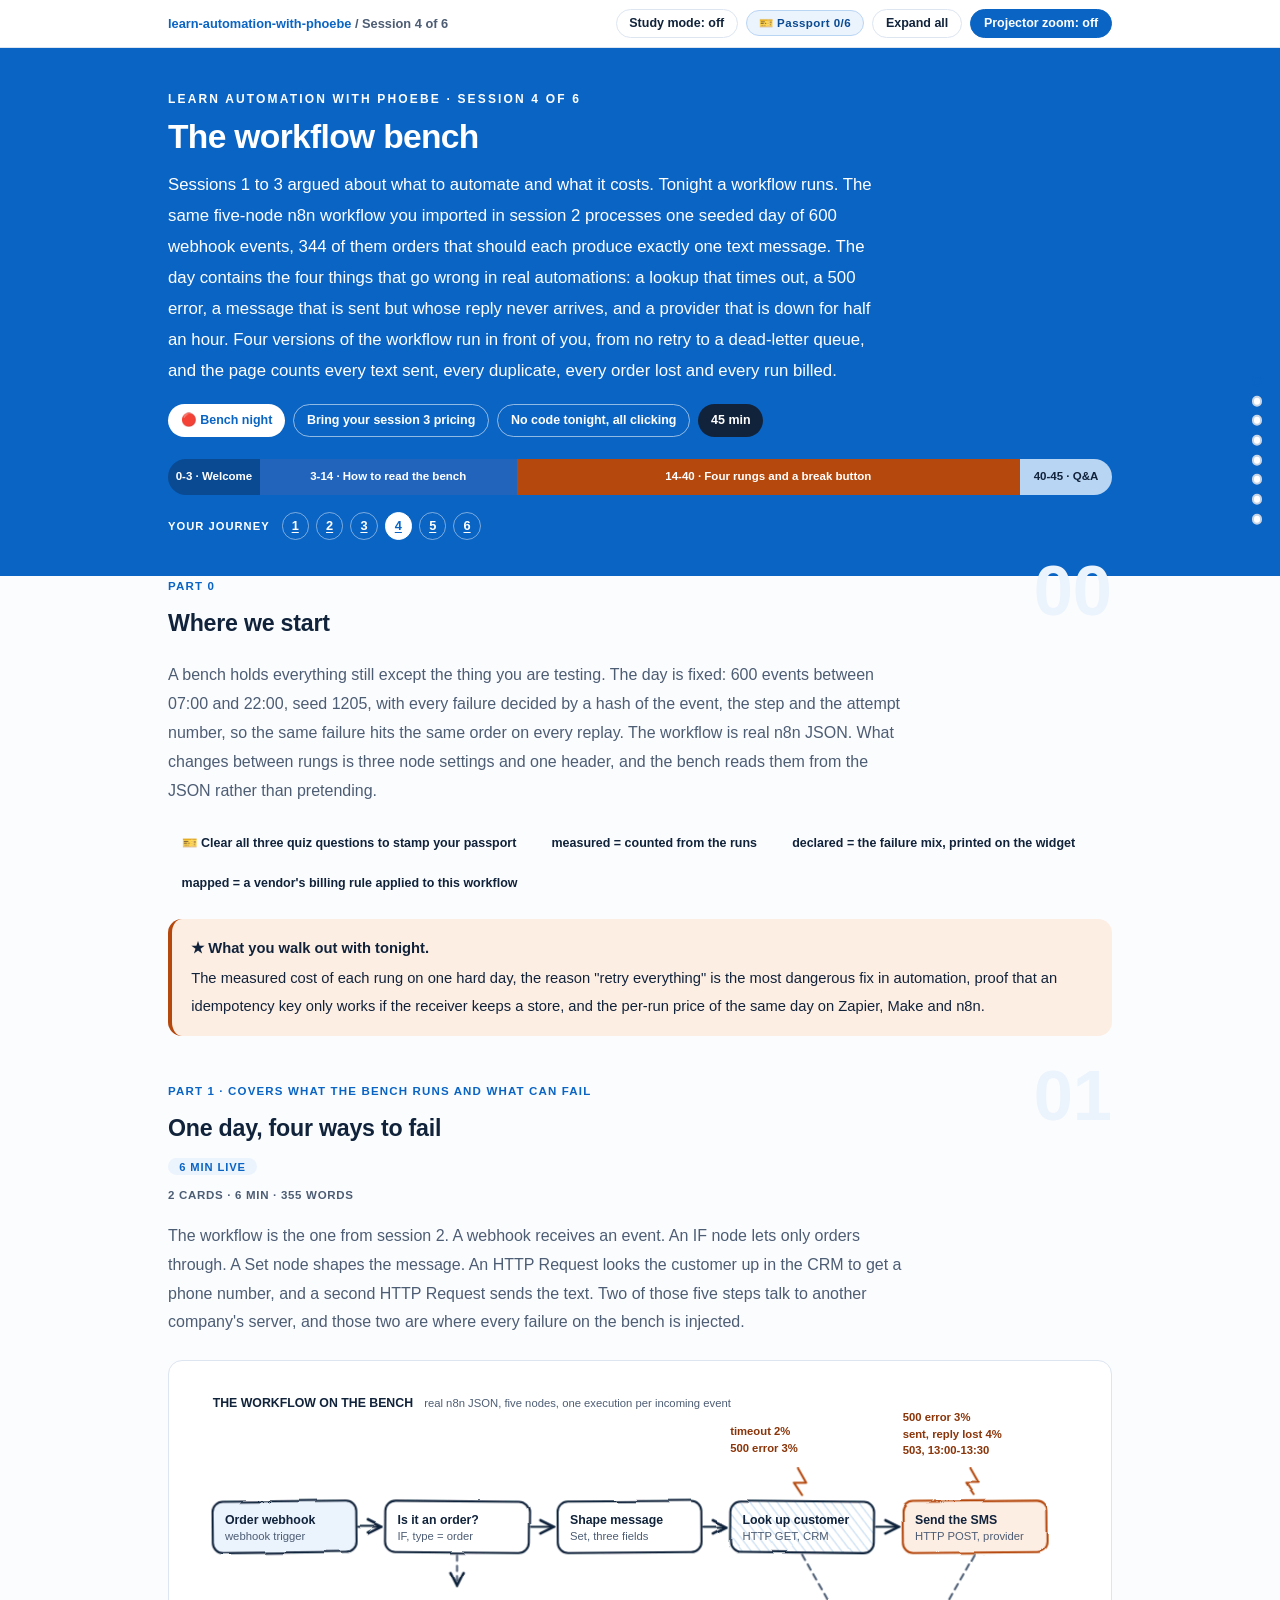
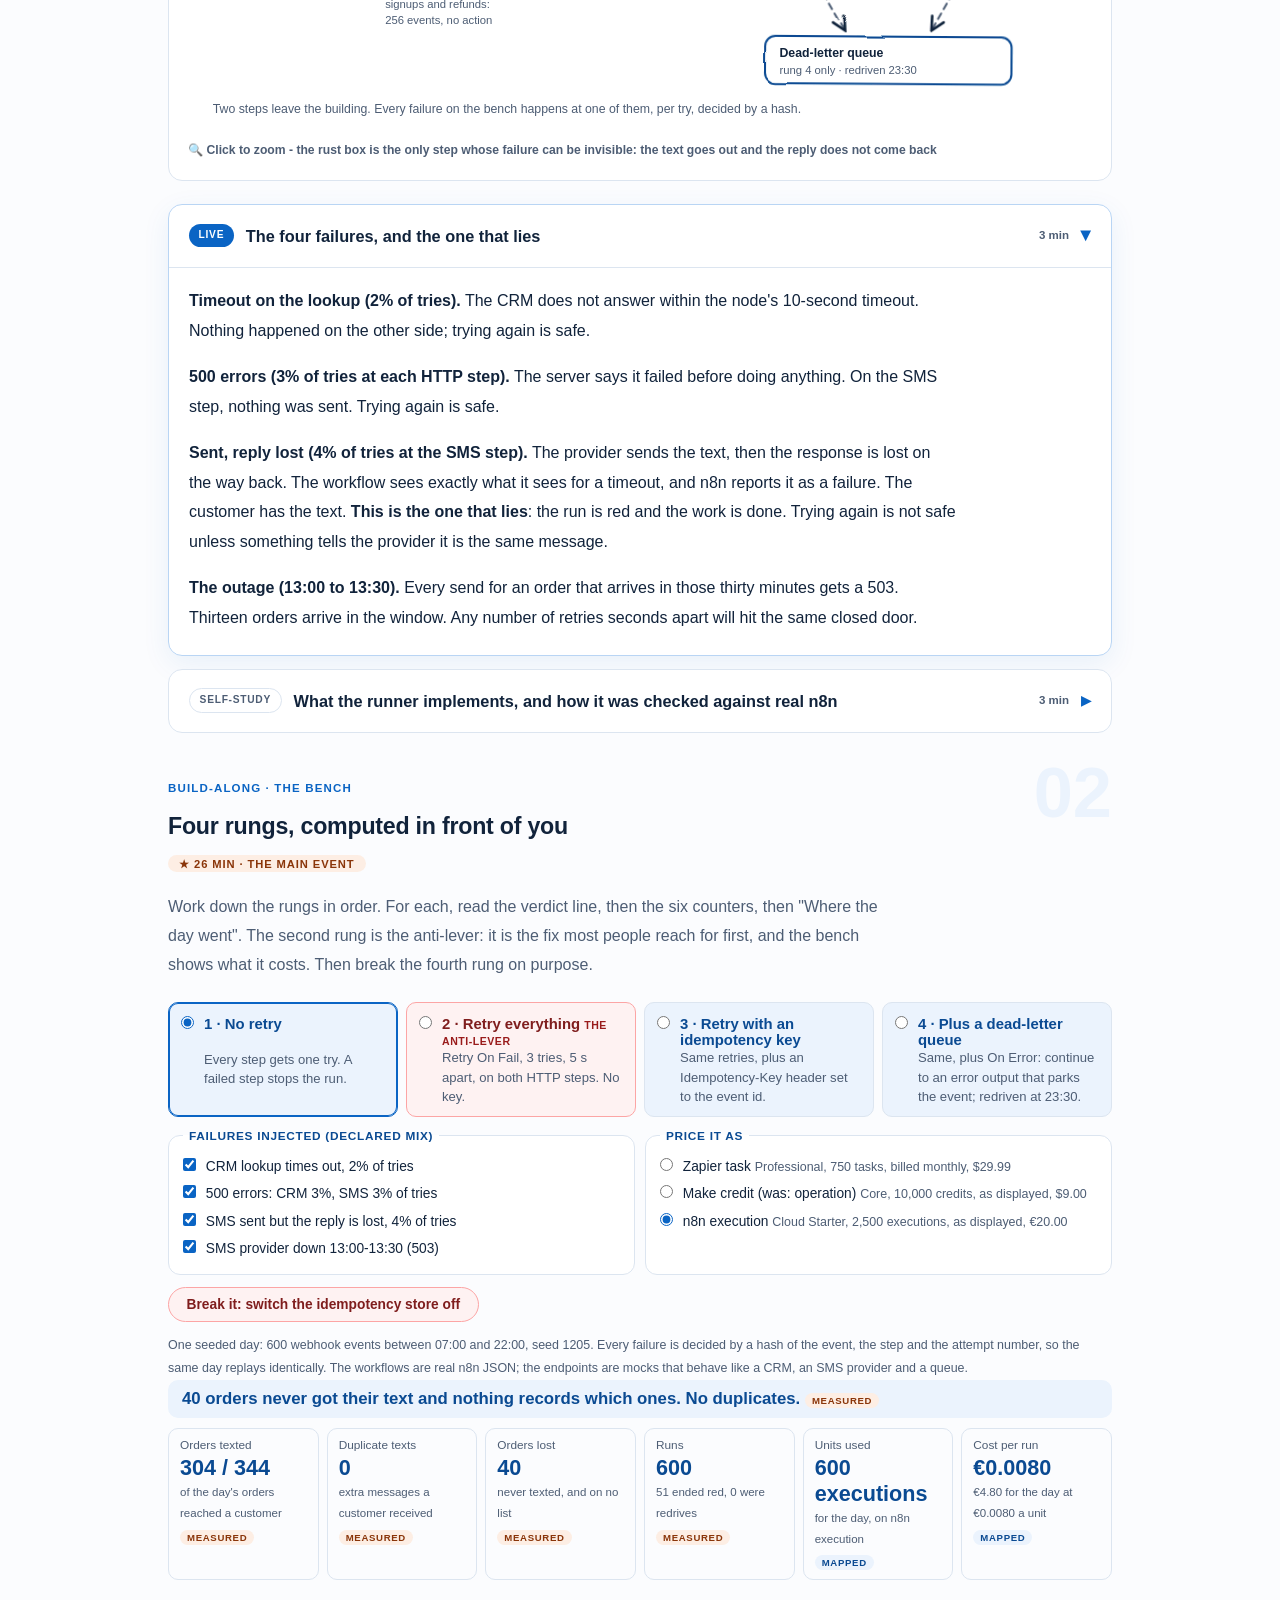
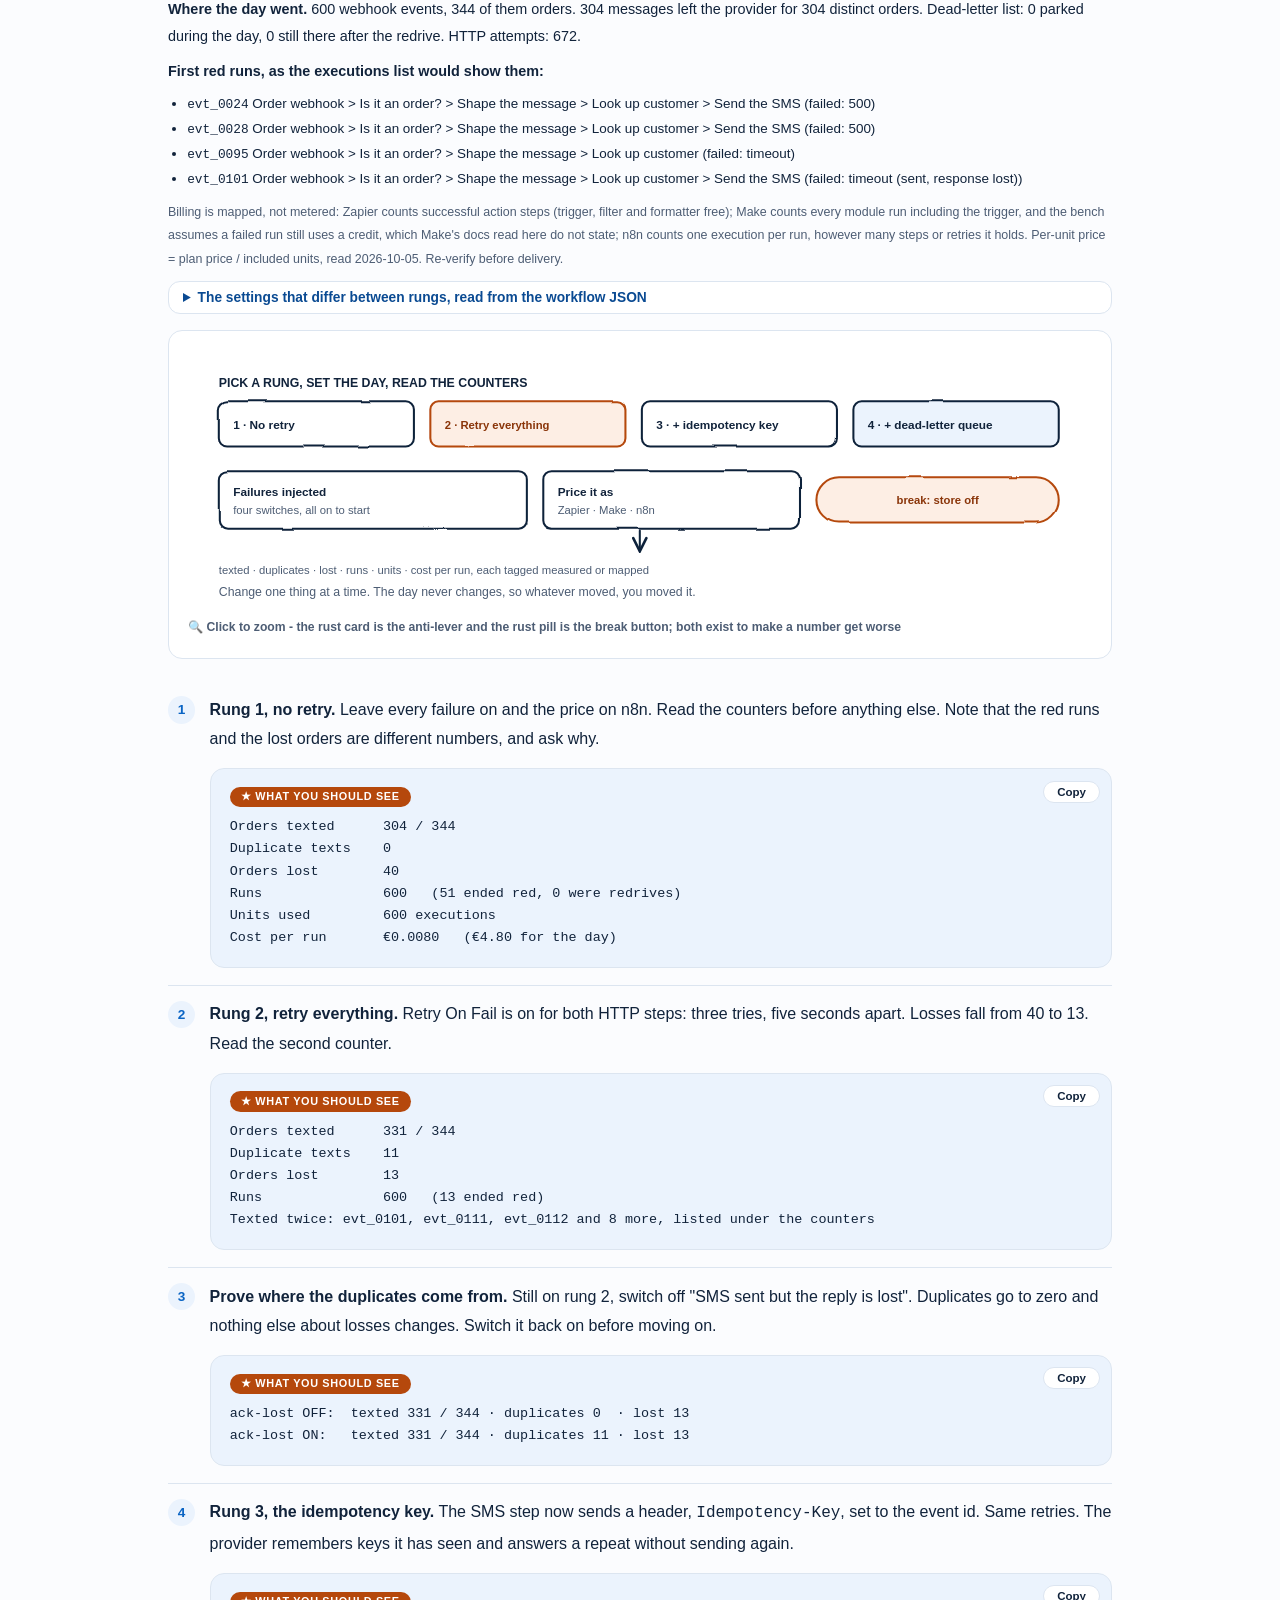
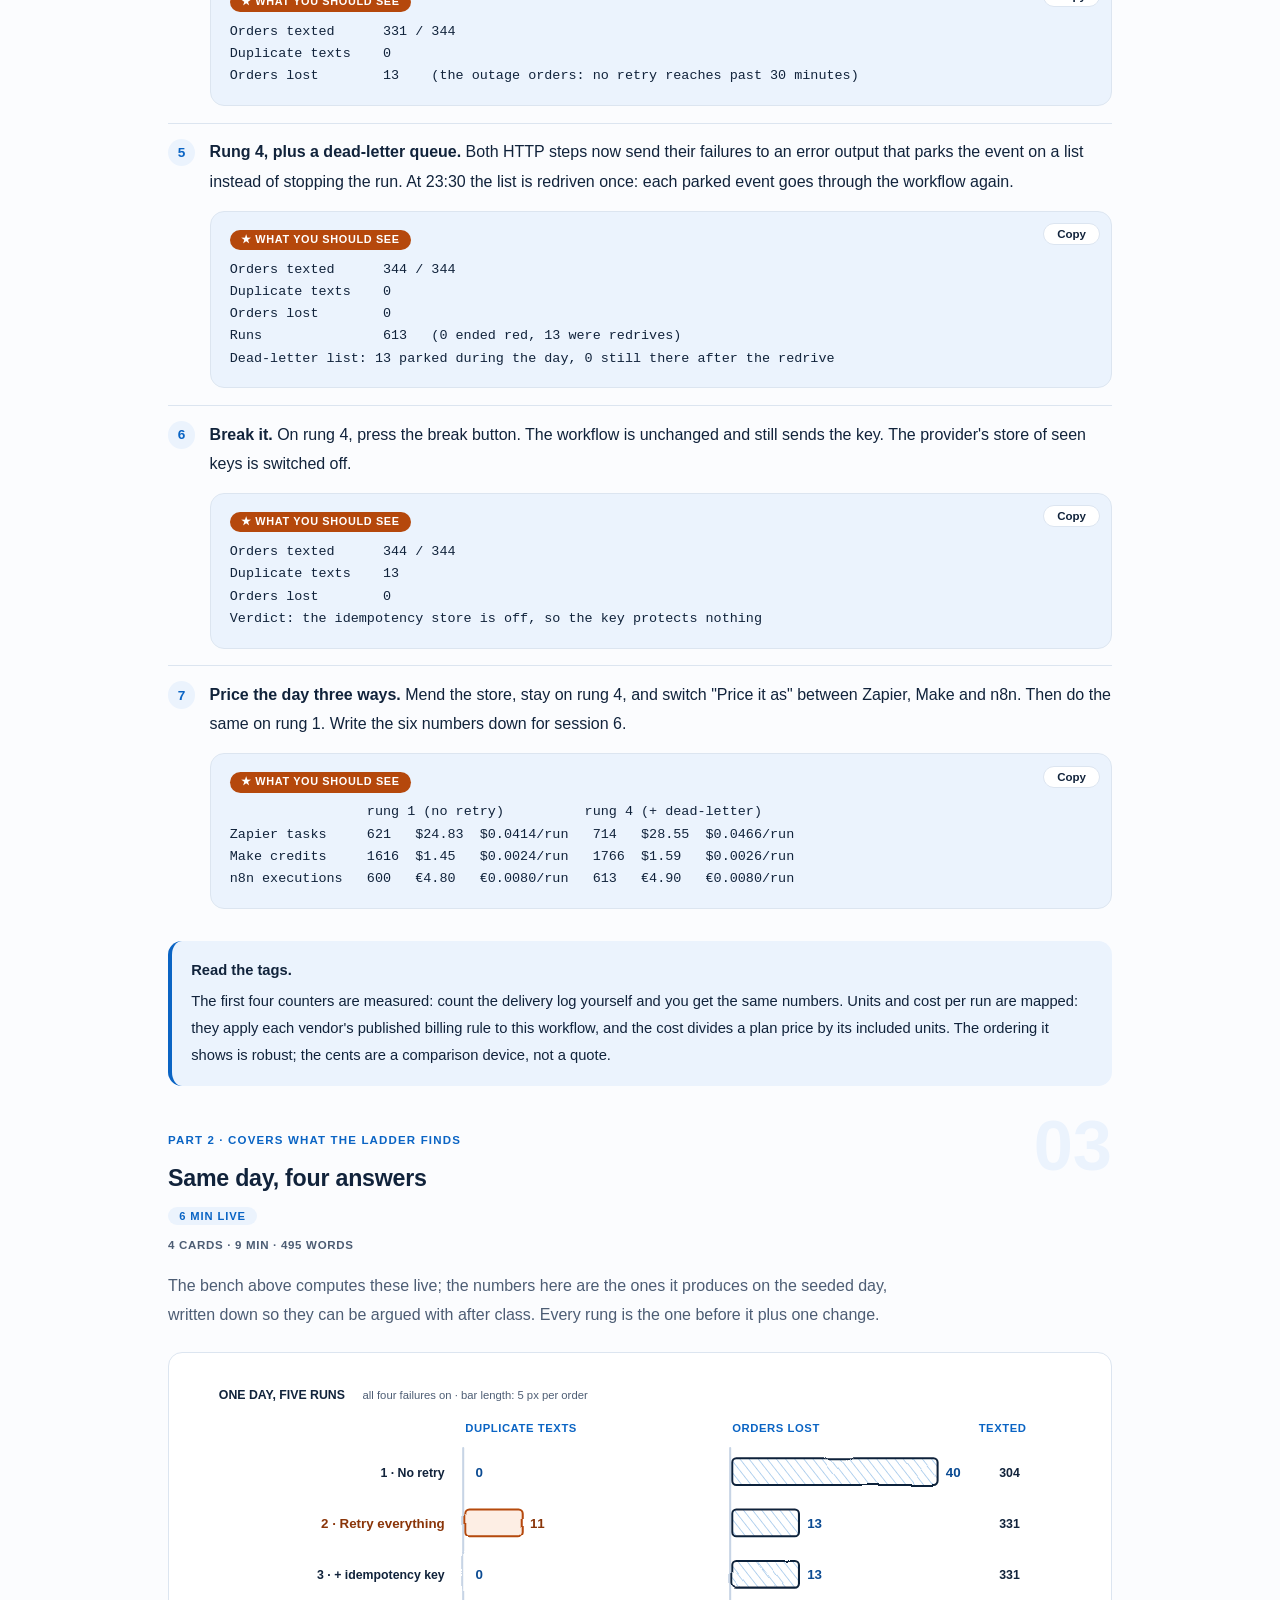
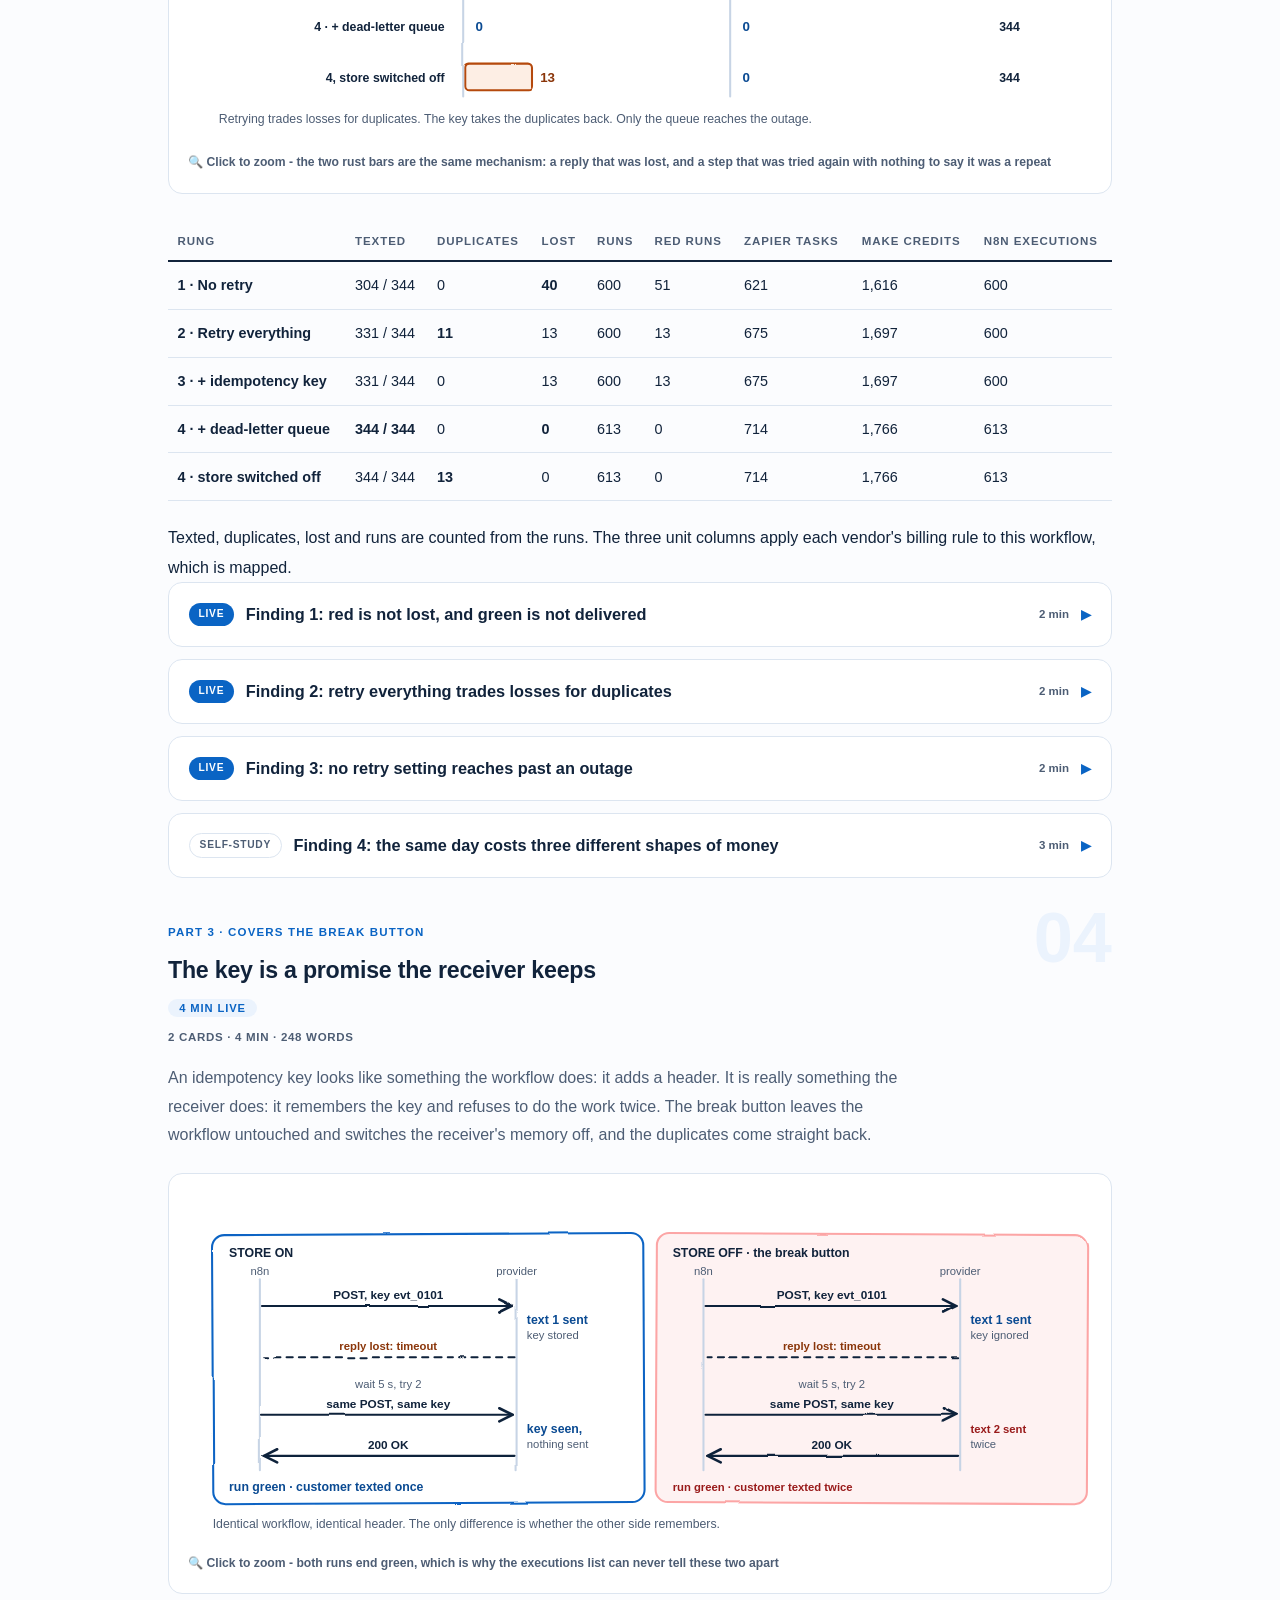
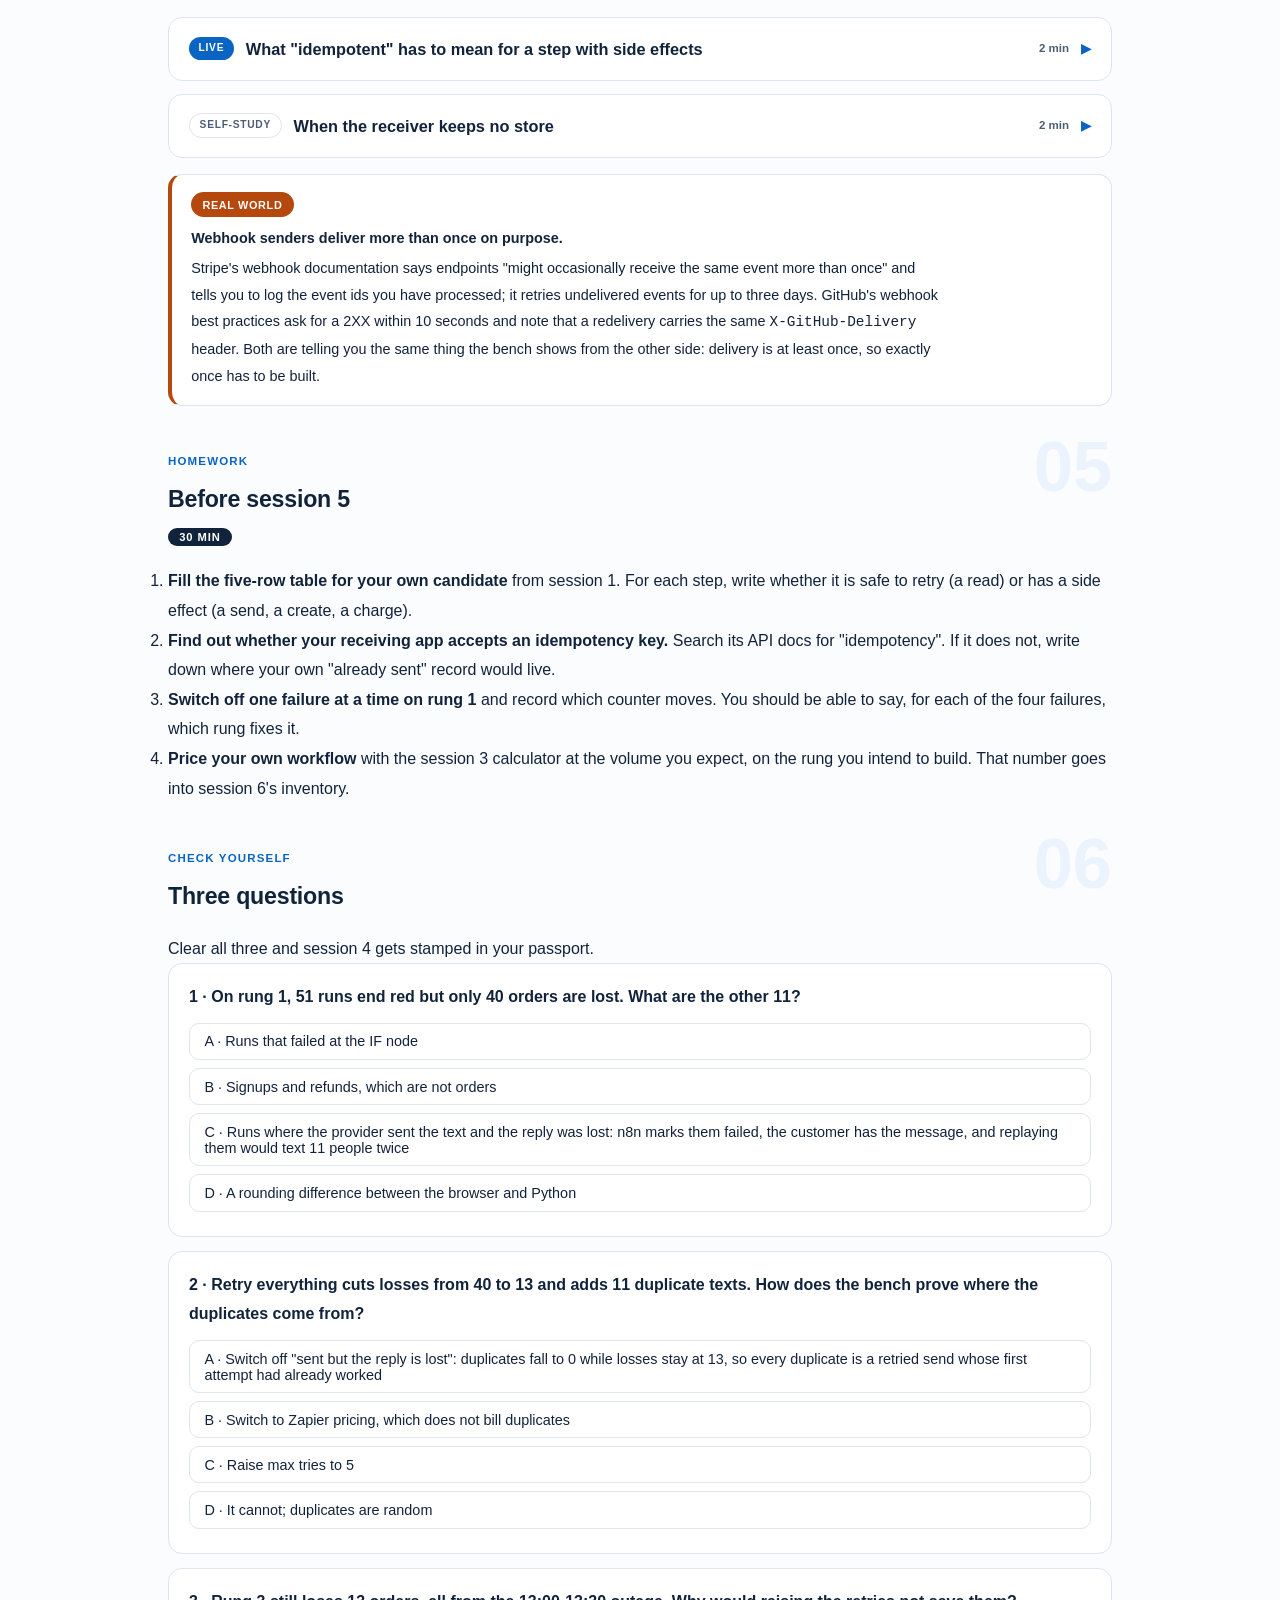
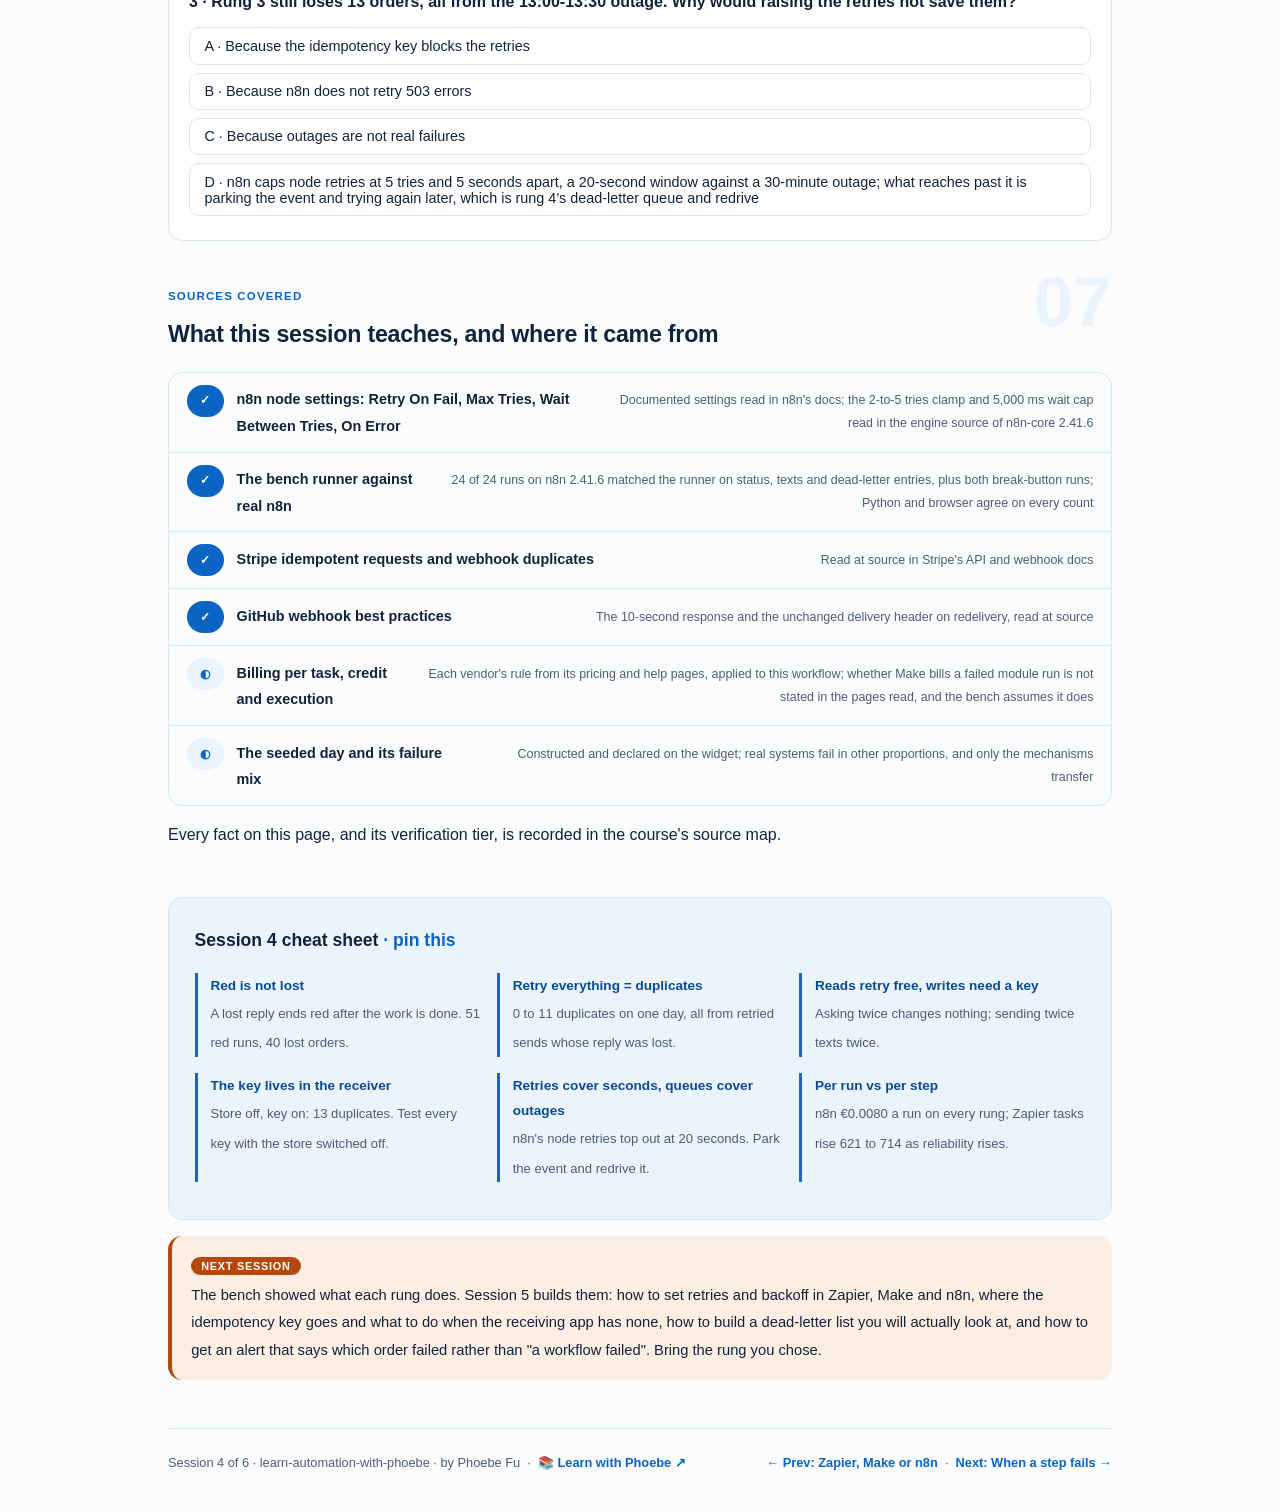
<file: courses/04-the-workflow-bench.html>
<!DOCTYPE html>
<html lang="en">
<head>
<meta charset="UTF-8">
<meta name="viewport" content="width=device-width, initial-scale=1.0">
<!-- social:start -->
<meta name="description" content="Session 4 of 6. A real n8n-format workflow runs over one seeded day of 600 webhook events with timeouts, 500 errors, lost replies and a 30-minute outage. Four rungs: no retry, retry everything, retry with an idempotency key, plus a dead-letter queue. Texts delivered, duplicates, losses, runs and cost per run, computed in your browser.">
<meta property="og:type" content="article">
<meta property="og:site_name" content="Learn with Phoebe">
<meta property="og:title" content="The workflow bench - learn automation with phoebe">
<meta property="og:description" content="Session 4 of 6. One day, 344 orders, four rungs. Retry everything texts 11 customers twice; a key and a dead-letter queue text all 344 exactly once.">
<meta property="og:url" content="https://phoebefu6.github.io/learn-automation-with-phoebe/courses/04-the-workwf-bench.html">
<meta property="og:image" content="https://phoebefu6.github.io/learn-automation-with-phoebe/assets/og-cover.png">
<meta property="og:image:width" content="1200">
<meta property="og:image:height" content="630">
<meta name="twitter:card" content="summary_large_image">
<meta name="twitter:title" content="The workflow bench - learn automation with phoebe">
<meta name="twitter:description" content="Session 4 of 6. Four rungs on one seeded day, counted live.">
<meta name="twitter:image" content="https://phoebefu6.github.io/learn-automation-with-phoebe/assets/og-cover.png">
<!-- social:end -->
<title>Session 4 · The workflow bench - learn automation with phoebe</title>
<link rel="stylesheet" href="../assets/style.css?v=20">
</head>
<body>

<div class="toolbar">
  <div class="wrap">
    <span class="crumb"><a href="../index.html">learn-automation-with-phoebe</a> / Session 4 of 6</span>
    <button class="btn" id="toggle-all" type="button">Expand all</button>
    <button class="btn primary" id="zoom-toggle" type="button">Projector zoom: off</button>
  </div>
</div>

<header class="masthead">
  <div class="wrap">
    <div class="eyebrow">Learn Automation with Phoebe · Session 4 of 6</div>
    <h1>The workflow <span class="accent">bench</span></h1>
    <p class="sub">Sessions 1 to 3 argued about what to automate and what it costs. Tonight a workflow runs. The same five-node n8n workflow you imported in session 2 processes one seeded day of 600 webhook events, 344 of them orders that should each produce exactly one text message. The day contains the four things that go wrong in real automations: a lookup that times out, a 500 error, a message that is sent but whose reply never arrives, and a provider that is down for half an hour. Four versions of the workflow run in front of you, from no retry to a dead-letter queue, and the page counts every text sent, every duplicate, every order lost and every run billed.</p>
    <div class="chip-row">
      <span class="chip level">🔴 Bench night</span>
      <span class="chip audience">Bring your session 3 pricing</span>
      <span class="chip audience">No code tonight, all clicking</span>
      <span class="chip time">45 min</span>
    </div>
    <div class="agenda">
      <span class="a1" style="flex:1">0-3 · Welcome</span>
      <span class="a2" style="flex:3">3-14 · How to read the bench</span>
      <span class="a3" style="flex:6">14-40 · Four rungs and a break button</span>
      <span class="a4" style="flex:1">40-45 · Q&amp;A</span>
    </div>
  </div>
</header>

<main class="wrap">

  <section class="section" id="intro">
    <div class="section-kicker">
      <span class="klabel">Part 0</span>
      <h2>Where we start</h2>
    </div>
    <p class="lede">A bench holds everything still except the thing you are testing. The day is fixed: 600 events between 07:00 and 22:00, seed 1205, with every failure decided by a hash of the event, the step and the attempt number, so the same failure hits the same order on every replay. The workflow is real n8n JSON. What changes between rungs is three node settings and one header, and the bench reads them from the JSON rather than pretending.</p>

    <div class="legend">
      <span class="pill">🎫 Clear all three quiz questions to stamp your passport</span>
      <span class="pill">measured = counted from the runs</span>
      <span class="pill">declared = the failure mix, printed on the widget</span>
      <span class="pill">mapped = a vendor's billing rule applied to this workflow</span>
    </div>

    <div class="callout win">
      <p><strong>★ What you walk out with tonight.</strong> The measured cost of each rung on one hard day, the reason "retry everything" is the most dangerous fix in automation, proof that an idempotency key only works if the receiver keeps a store, and the per-run price of the same day on Zapier, Make and n8n.</p>
    </div>
  </section>

  <section class="section" id="part-1">
    <div class="section-kicker">
      <span class="klabel">Part 1 · covers what the bench runs and what can fail</span>
      <h2>One day, four ways to fail</h2>
      <span class="tag concept">6 min live</span>
    </div>
    <p class="lede">The workflow is the one from session 2. A webhook receives an event. An IF node lets only orders through. A Set node shapes the message. An HTTP Request looks the customer up in the CRM to get a phone number, and a second HTTP Request sends the text. Two of those five steps talk to another company's server, and those two are where every failure on the bench is injected.</p>

    <figure class="zoomable">
      <svg viewBox="0 0 880 340" xmlns="http://www.w3.org/2000/svg" role="img" aria-label="The bench workflow sketched as five boxes in a row: Order webhook, Is it an order, Shape the message, Look up customer, Send the SMS. Signups and refunds leave at the IF node with no action. Above the lookup, its injected failures: timeout 2 percent, 500 error 3 percent of tries. Above the send: 500 error 3 percent, sent but reply lost 4 percent, 503 during the 13:00 to 13:30 outage. On rung 4 only, both HTTP steps have an error output into a dead-letter queue box that is redriven at 23:30.">
        <defs>
          <filter id="s4aSk" x="-3%" y="-3%" width="106%" height="106%"><feTurbulence type="fractalNoise" baseFrequency="0.02" numOctaves="2" seed="53" result="n"/><feDisplacementMap in="SourceGraphic" in2="n" scale="2.4" xChannelSelector="R" yChannelSelector="G"/></filter>
          <pattern id="s4aHc" patternUnits="userSpaceOnUse" width="7" height="7" patternTransform="rotate(-38)"><line x1="0" y1="0" x2="0" y2="7" stroke="#0A64C4" stroke-width="1" opacity=".5"/></pattern>
          <marker id="s4aAr" viewBox="0 0 10 10" refX="9" refY="5" markerWidth="8" markerHeight="8" orient="auto"><path d="M1 1 L9 5 L1 9" fill="none" stroke="#11233B" stroke-width="1.6" stroke-linecap="round"/></marker>
        </defs>
        <style>
          .s4aH { font: 800 12px Inter, sans-serif; fill: #11233B; }
          .s4aL { font: 700 12px Inter, sans-serif; fill: #11233B; }
          .s4aS { font: 400 11px Inter, sans-serif; fill: #4D5D74; }
          .s4aB { font: 800 11px Inter, sans-serif; fill: #8A3509; }
          .s4aN { font: 400 12px Inter, sans-serif; fill: #4D5D74; }
        </style>

        <text class="s4aH" x="24" y="26">THE WORKFLOW ON THE BENCH</text>
        <text class="s4aS" x="230" y="26">real n8n JSON, five nodes, one execution per incoming event</text>

        <g filter="url(#s4aSk)" fill="none" stroke="#11233B" stroke-width="2" stroke-linecap="round" stroke-linejoin="round">
          <rect x="24" y="118" width="140" height="50" rx="10" transform="rotate(-0.6 94 143)" fill="#EBF3FD"/>
          <rect x="192" y="118" width="140" height="50" rx="10" transform="rotate(0.5 262 143)" fill="#FFFFFF"/>
          <rect x="360" y="118" width="140" height="50" rx="10" transform="rotate(-0.4 430 143)" fill="#FFFFFF"/>
          <rect x="528" y="118" width="140" height="50" rx="10" transform="rotate(0.6 598 143)" fill="url(#s4aHc)"/>
          <rect x="696" y="118" width="140" height="50" rx="10" transform="rotate(-0.5 766 143)" fill="#FDEEE4" stroke="#B5480C"/>
          <path d="M166 143 L188 143" marker-end="url(#s4aAr)"/>
          <path d="M334 143 L356 143" marker-end="url(#s4aAr)"/>
          <path d="M502 143 L524 143" marker-end="url(#s4aAr)"/>
          <path d="M670 143 L692 143" marker-end="url(#s4aAr)"/>
          <!-- IF false branch -->
          <path d="M262 170 L262 200" stroke="#4D5D74" stroke-dasharray="5 5" marker-end="url(#s4aAr)"/>
          <!-- lightning marks on the two HTTP steps -->
          <path d="M598 112 L590 100 L602 100 L594 86" stroke="#B5480C"/>
          <path d="M766 112 L758 100 L770 100 L762 86" stroke="#B5480C"/>
          <!-- error outputs to the dead-letter queue (rung 4) -->
          <path d="M598 170 L640 244" stroke="#4D5D74" stroke-dasharray="6 5" marker-end="url(#s4aAr)"/>
          <path d="M766 170 L724 244" stroke="#4D5D74" stroke-dasharray="6 5" marker-end="url(#s4aAr)"/>
          <rect x="562" y="250" width="240" height="46" rx="10" transform="rotate(0.4 682 273)" fill="#FFFFFF" stroke="#0A4A92"/>
        </g>

        <text class="s4aL" x="36" y="140">Order webhook</text>
        <text class="s4aS" x="36" y="156">webhook trigger</text>
        <text class="s4aL" x="204" y="140">Is it an order?</text>
        <text class="s4aS" x="204" y="156">IF, type = order</text>
        <text class="s4aL" x="372" y="140">Shape message</text>
        <text class="s4aS" x="372" y="156">Set, three fields</text>
        <text class="s4aL" x="540" y="140">Look up customer</text>
        <text class="s4aS" x="540" y="156">HTTP GET, CRM</text>
        <text class="s4aL" x="708" y="140">Send the SMS</text>
        <text class="s4aS" x="708" y="156">HTTP POST, provider</text>

        <text class="s4aS" x="192" y="222">signups and refunds:</text>
        <text class="s4aS" x="192" y="238">256 events, no action</text>

        <text class="s4aB" x="528" y="54">timeout 2%</text>
        <text class="s4aB" x="528" y="70">500 error 3%</text>
        <text class="s4aB" x="696" y="40">500 error 3%</text>
        <text class="s4aB" x="696" y="56">sent, reply lost 4%</text>
        <text class="s4aB" x="696" y="72">503, 13:00-13:30</text>

        <text class="s4aL" x="576" y="270">Dead-letter queue</text>
        <text class="s4aS" x="576" y="286">rung 4 only · redriven 23:30</text>

        <text class="s4aN" x="24" y="324">Two steps leave the building. Every failure on the bench happens at one of them, per try, decided by a hash.</text>
      </svg>
      <figcaption>🔍 Click to zoom - the rust box is the only step whose failure can be invisible: the text goes out and the reply does not come back</figcaption>
    </figure>

    <details class="card" open>
      <summary><span class="mode live">Live</span>The four failures, and the one that lies<span class="mini">3 min</span><span class="caret">▶</span></summary>
      <div class="body">
        <p><strong>Timeout on the lookup (2% of tries).</strong> The CRM does not answer within the node's 10-second timeout. Nothing happened on the other side; trying again is safe.</p>
        <p><strong>500 errors (3% of tries at each HTTP step).</strong> The server says it failed before doing anything. On the SMS step, nothing was sent. Trying again is safe.</p>
        <p><strong>Sent, reply lost (4% of tries at the SMS step).</strong> The provider sends the text, then the response is lost on the way back. The workflow sees exactly what it sees for a timeout, and n8n reports it as a failure. The customer has the text. <strong>This is the one that lies</strong>: the run is red and the work is done. Trying again is not safe unless something tells the provider it is the same message.</p>
        <p><strong>The outage (13:00 to 13:30).</strong> Every send for an order that arrives in those thirty minutes gets a 503. Thirteen orders arrive in the window. Any number of retries seconds apart will hit the same closed door.</p>
      </div>
    </details>

    <details class="card">
      <summary><span class="mode self">Self-study</span>What the runner implements, and how it was checked against real n8n<span class="mini">3 min</span><span class="caret">▶</span></summary>
      <div class="body">
        <p>The bench is a small workflow runner written for this page. It reads n8n's own JSON for five node types (webhook, IF, Set, HTTP Request, and the HTTP Request used as the dead-letter step) and implements the settings that matter here with n8n's semantics: <code>retryOnFail</code>, <code>maxTries</code>, <code>waitBetweenTries</code> and <code>onError</code>. The retry limits are n8n's own, read in its engine source (n8n-core 2.41.6, <code>getRetryParams</code>): max tries clamped between 2 and 5, default 3; wait between tries clamped to at most 5,000 ms. Expressions are limited to the two forms the workflows use, <code>$json.field</code> and <code>$('Node name').item.json.field</code>.</p>
        <p>Before any number on this page was written, the same four workflows were imported into a real n8n 2.41.6 (Node 24) and run against a local copy of the mock endpoints for six events chosen to hit every failure path. All 24 runs matched the bench's prediction on run status, texts sent and dead-letter entries, and so did the two break-button runs. An independent Python implementation agrees with the browser on every count, for every rung, every failure switch and both store settings. The workflow files are <a href="../assets/workflows/rung-1.json">rung-1</a>, <a href="../assets/workflows/rung-2.json">rung-2</a>, <a href="../assets/workflows/rung-3.json">rung-3</a> and <a href="../assets/workflows/rung-4.json">rung-4</a>.</p>
      </div>
    </details>
  </section>

  <section class="section" id="demo-1">
    <div class="section-kicker">
      <span class="klabel">Build-along · the bench</span>
      <h2>Four rungs, computed in front of you</h2>
      <span class="tag demo">★ 26 min · the main event</span>
    </div>
    <p class="lede">Work down the rungs in order. For each, read the verdict line, then the six counters, then "Where the day went". The second rung is the anti-lever: it is the fix most people reach for first, and the bench shows what it costs. Then break the fourth rung on purpose.</p>

    <div id="wf-bench"></div>

    <figure class="zoomable">
      <svg viewBox="0 0 880 250" xmlns="http://www.w3.org/2000/svg" role="img" aria-label="The bench's controls as a hand-drawn panel: four rung cards in a row, the second one marked as the anti-lever; under them two groups of switches, failures injected and price it as; a break button; and the six counters the run produces.">
        <defs>
          <filter id="s4dSk" x="-3%" y="-3%" width="106%" height="106%"><feTurbulence type="fractalNoise" baseFrequency="0.02" numOctaves="2" seed="71" result="n"/><feDisplacementMap in="SourceGraphic" in2="n" scale="2.4" xChannelSelector="R" yChannelSelector="G"/></filter>
          <marker id="s4dAr" viewBox="0 0 10 10" refX="9" refY="5" markerWidth="8" markerHeight="8" orient="auto"><path d="M1 1 L9 5 L1 9" fill="none" stroke="#11233B" stroke-width="1.6" stroke-linecap="round"/></marker>
        </defs>
        <style>
          .s4dH { font: 800 12px Inter, sans-serif; fill: #11233B; }
          .s4dL { font: 700 11.5px Inter, sans-serif; fill: #11233B; }
          .s4dS { font: 400 11px Inter, sans-serif; fill: #4D5D74; }
          .s4dB { font: 800 11px Inter, sans-serif; fill: #8A3509; }
          .s4dN { font: 400 12px Inter, sans-serif; fill: #4D5D74; }
        </style>

        <g filter="url(#s4dSk)" fill="none" stroke="#11233B" stroke-width="2" stroke-linecap="round" stroke-linejoin="round">
          <rect x="30" y="50" width="190" height="44" rx="8" fill="#FFFFFF"/>
          <rect x="236" y="50" width="190" height="44" rx="8" fill="#FDEEE4" stroke="#B5480C"/>
          <rect x="442" y="50" width="190" height="44" rx="8" fill="#FFFFFF"/>
          <rect x="648" y="50" width="200" height="44" rx="8" fill="#EBF3FD"/>
          <rect x="30" y="118" width="300" height="56" rx="8" fill="#FFFFFF"/>
          <rect x="346" y="118" width="250" height="56" rx="8" fill="#FFFFFF"/>
          <rect x="612" y="124" width="236" height="44" rx="22" fill="#FDEEE4" stroke="#B5480C"/>
          <path d="M440 176 L440 196" marker-end="url(#s4dAr)"/>
        </g>

        <text class="s4dH" x="30" y="36">PICK A RUNG, SET THE DAY, READ THE COUNTERS</text>
        <text class="s4dL" x="44" y="77">1 · No retry</text>
        <text class="s4dB" x="250" y="77">2 · Retry everything</text>
        <text class="s4dL" x="456" y="77">3 · + idempotency key</text>
        <text class="s4dL" x="662" y="77">4 · + dead-letter queue</text>
        <text class="s4dL" x="44" y="142">Failures injected</text>
        <text class="s4dS" x="44" y="160">four switches, all on to start</text>
        <text class="s4dL" x="360" y="142">Price it as</text>
        <text class="s4dS" x="360" y="160">Zapier · Make · n8n</text>
        <text class="s4dB" x="730" y="150" text-anchor="middle">break: store off</text>
        <text class="s4dS" x="30" y="218">texted · duplicates · lost · runs · units · cost per run, each tagged measured or mapped</text>

        <text class="s4dN" x="30" y="240">Change one thing at a time. The day never changes, so whatever moved, you moved it.</text>
      </svg>
      <figcaption>🔍 Click to zoom - the rust card is the anti-lever and the rust pill is the break button; both exist to make a number get worse</figcaption>
    </figure>

    <div class="steps">
      <div class="step">
        <p><strong>Rung 1, no retry.</strong> Leave every failure on and the price on n8n. Read the counters before anything else. Note that the red runs and the lost orders are different numbers, and ask why.</p>
        <div class="prompt-box good"><span class="label">★ What you should see</span>Orders texted      304 / 344
Duplicate texts    0
Orders lost        40
Runs               600   (51 ended red, 0 were redrives)
Units used         600 executions
Cost per run       €0.0080   (€4.80 for the day)</div>
      </div>
      <div class="step">
        <p><strong>Rung 2, retry everything.</strong> Retry On Fail is on for both HTTP steps: three tries, five seconds apart. Losses fall from 40 to 13. Read the second counter.</p>
        <div class="prompt-box good"><span class="label">★ What you should see</span>Orders texted      331 / 344
Duplicate texts    11
Orders lost        13
Runs               600   (13 ended red)
Texted twice: evt_0101, evt_0111, evt_0112 and 8 more, listed under the counters</div>
      </div>
      <div class="step">
        <p><strong>Prove where the duplicates come from.</strong> Still on rung 2, switch off "SMS sent but the reply is lost". Duplicates go to zero and nothing else about losses changes. Switch it back on before moving on.</p>
        <div class="prompt-box good"><span class="label">★ What you should see</span>ack-lost OFF:  texted 331 / 344 · duplicates 0  · lost 13
ack-lost ON:   texted 331 / 344 · duplicates 11 · lost 13</div>
      </div>
      <div class="step">
        <p><strong>Rung 3, the idempotency key.</strong> The SMS step now sends a header, <code>Idempotency-Key</code>, set to the event id. Same retries. The provider remembers keys it has seen and answers a repeat without sending again.</p>
        <div class="prompt-box good"><span class="label">★ What you should see</span>Orders texted      331 / 344
Duplicate texts    0
Orders lost        13    (the outage orders: no retry reaches past 30 minutes)</div>
      </div>
      <div class="step">
        <p><strong>Rung 4, plus a dead-letter queue.</strong> Both HTTP steps now send their failures to an error output that parks the event on a list instead of stopping the run. At 23:30 the list is redriven once: each parked event goes through the workflow again.</p>
        <div class="prompt-box good"><span class="label">★ What you should see</span>Orders texted      344 / 344
Duplicate texts    0
Orders lost        0
Runs               613   (0 ended red, 13 were redrives)
Dead-letter list: 13 parked during the day, 0 still there after the redrive</div>
      </div>
      <div class="step">
        <p><strong>Break it.</strong> On rung 4, press the break button. The workflow is unchanged and still sends the key. The provider's store of seen keys is switched off.</p>
        <div class="prompt-box good"><span class="label">★ What you should see</span>Orders texted      344 / 344
Duplicate texts    13
Orders lost        0
Verdict: the idempotency store is off, so the key protects nothing</div>
      </div>
      <div class="step">
        <p><strong>Price the day three ways.</strong> Mend the store, stay on rung 4, and switch "Price it as" between Zapier, Make and n8n. Then do the same on rung 1. Write the six numbers down for session 6.</p>
        <div class="prompt-box good"><span class="label">★ What you should see</span>                 rung 1 (no retry)          rung 4 (+ dead-letter)
Zapier tasks     621   $24.83  $0.0414/run   714   $28.55  $0.0466/run
Make credits     1616  $1.45   $0.0024/run   1766  $1.59   $0.0026/run
n8n executions   600   €4.80   €0.0080/run   613   €4.90   €0.0080/run</div>
      </div>
    </div>

    <div class="callout tip">
      <p><strong>Read the tags.</strong> The first four counters are measured: count the delivery log yourself and you get the same numbers. Units and cost per run are mapped: they apply each vendor's published billing rule to this workflow, and the cost divides a plan price by its included units. The ordering it shows is robust; the cents are a comparison device, not a quote.</p>
    </div>
  </section>

  <section class="section" id="part-2">
    <div class="section-kicker">
      <span class="klabel">Part 2 · covers what the ladder finds</span>
      <h2>Same day, four answers</h2>
      <span class="tag concept">6 min live</span>
    </div>
    <p class="lede">The bench above computes these live; the numbers here are the ones it produces on the seeded day, written down so they can be argued with after class. Every rung is the one before it plus one change.</p>

    <figure class="zoomable">
      <svg viewBox="0 0 880 360" xmlns="http://www.w3.org/2000/svg" role="img" aria-label="Hand-drawn bars for five runs of the same day. Duplicate texts: rung 1 no retry 0, rung 2 retry everything 11, rung 3 with an idempotency key 0, rung 4 with a dead-letter queue 0, rung 4 with the store switched off 13. Orders lost: 40, 13, 13, 0, 0. Orders texted out of 344: 304, 331, 331, 344, 344.">
        <defs>
          <filter id="s4bSk" x="-3%" y="-3%" width="106%" height="106%"><feTurbulence type="fractalNoise" baseFrequency="0.02" numOctaves="2" seed="59" result="n"/><feDisplacementMap in="SourceGraphic" in2="n" scale="2.4" xChannelSelector="R" yChannelSelector="G"/></filter>
          <pattern id="s4bHc" patternUnits="userSpaceOnUse" width="7" height="7" patternTransform="rotate(-38)"><line x1="0" y1="0" x2="0" y2="7" stroke="#0A64C4" stroke-width="1" opacity=".55"/></pattern>
        </defs>
        <style>
          .s4bH { font: 800 12px Inter, sans-serif; fill: #11233B; }
          .s4bL { font: 600 12px Inter, sans-serif; fill: #11233B; }
          .s4bS { font: 400 11px Inter, sans-serif; fill: #4D5D74; }
          .s4bB { font: 800 13px Inter, sans-serif; fill: #8A3509; }
          .s4bV { font: 800 13px Inter, sans-serif; fill: #0A4A92; }
          .s4bA { font: 700 11px Inter, sans-serif; fill: #0A64C4; letter-spacing: .05em; }
          .s4bN { font: 400 12px Inter, sans-serif; fill: #4D5D74; }
        </style>

        <text class="s4bH" x="30" y="26">ONE DAY, FIVE RUNS</text>
        <text class="s4bS" x="170" y="26">all four failures on · bar length: 5 px per order</text>
        <text class="s4bA" x="270" y="58">DUPLICATE TEXTS</text>
        <text class="s4bA" x="530" y="58">ORDERS LOST</text>
        <text class="s4bA" x="770" y="58">TEXTED</text>

        <g filter="url(#s4bSk)" fill="none" stroke="#11233B" stroke-width="2" stroke-linecap="round" stroke-linejoin="round">
          <!-- duplicates: row y = 80, 130, 180, 230, 280 -->
          <rect x="270" y="134" width="55" height="26" rx="4" fill="#FDEEE4" stroke="#B5480C"/>
          <rect x="270" y="284" width="65" height="26" rx="4" fill="#FDEEE4" stroke="#B5480C"/>
          <!-- lost -->
          <rect x="530" y="84" width="200" height="26" rx="4" fill="url(#s4bHc)"/>
          <rect x="530" y="134" width="65" height="26" rx="4" fill="url(#s4bHc)"/>
          <rect x="530" y="184" width="65" height="26" rx="4" fill="url(#s4bHc)"/>
          <!-- baselines -->
          <path d="M268 74 L268 316" stroke="#C7D4E5"/>
          <path d="M528 74 L528 316" stroke="#C7D4E5"/>
        </g>

        <text class="s4bL" x="250" y="102" text-anchor="end">1 · No retry</text>
        <text class="s4bB" x="250" y="152" text-anchor="end">2 · Retry everything</text>
        <text class="s4bL" x="250" y="202" text-anchor="end">3 · + idempotency key</text>
        <text class="s4bL" x="250" y="252" text-anchor="end">4 · + dead-letter queue</text>
        <text class="s4bL" x="250" y="302" text-anchor="end">4, store switched off</text>

        <text class="s4bV" x="280" y="102">0</text>
        <text class="s4bB" x="333" y="152">11</text>
        <text class="s4bV" x="280" y="202">0</text>
        <text class="s4bV" x="280" y="252">0</text>
        <text class="s4bB" x="343" y="302">13</text>

        <text class="s4bV" x="738" y="102">40</text>
        <text class="s4bV" x="603" y="152">13</text>
        <text class="s4bV" x="603" y="202">13</text>
        <text class="s4bV" x="540" y="252">0</text>
        <text class="s4bV" x="540" y="302">0</text>

        <text class="s4bL" x="790" y="102">304</text>
        <text class="s4bL" x="790" y="152">331</text>
        <text class="s4bL" x="790" y="202">331</text>
        <text class="s4bL" x="790" y="252">344</text>
        <text class="s4bL" x="790" y="302">344</text>

        <text class="s4bN" x="30" y="342">Retrying trades losses for duplicates. The key takes the duplicates back. Only the queue reaches the outage.</text>
      </svg>
      <figcaption>🔍 Click to zoom - the two rust bars are the same mechanism: a reply that was lost, and a step that was tried again with nothing to say it was a repeat</figcaption>
    </figure>

    <table class="clean">
      <tr><th>Rung</th><th>Texted</th><th>Duplicates</th><th>Lost</th><th>Runs</th><th>Red runs</th><th>Zapier tasks</th><th>Make credits</th><th>n8n executions</th></tr>
      <tr><td>1 · No retry</td><td>304 / 344</td><td>0</td><td><strong>40</strong></td><td>600</td><td>51</td><td>621</td><td>1,616</td><td>600</td></tr>
      <tr><td><strong>2 · Retry everything</strong></td><td>331 / 344</td><td><strong>11</strong></td><td>13</td><td>600</td><td>13</td><td>675</td><td>1,697</td><td>600</td></tr>
      <tr><td>3 · + idempotency key</td><td>331 / 344</td><td>0</td><td>13</td><td>600</td><td>13</td><td>675</td><td>1,697</td><td>600</td></tr>
      <tr><td>4 · + dead-letter queue</td><td><strong>344 / 344</strong></td><td>0</td><td><strong>0</strong></td><td>613</td><td>0</td><td>714</td><td>1,766</td><td>613</td></tr>
      <tr><td>4 · store switched off</td><td>344 / 344</td><td><strong>13</strong></td><td>0</td><td>613</td><td>0</td><td>714</td><td>1,766</td><td>613</td></tr>
    </table>
    <p class="mono" style="margin-top:6px">Texted, duplicates, lost and runs are counted from the runs. The three unit columns apply each vendor's billing rule to this workflow, which is mapped.</p>

    <details class="card">
      <summary><span class="mode live">Live</span>Finding 1: red is not lost, and green is not delivered<span class="mini">2 min</span><span class="caret">▶</span></summary>
      <div class="body">
        <p>On rung 1, 51 runs end red and 40 orders are lost. The other 11 red runs are lost replies: the provider sent the text and the workflow never heard back, so n8n marked the run failed. If someone "fixes" those 11 by replaying them from the executions list, 11 customers get a second text. The executions list tells you which runs failed; it does not tell you what happened on the other side. Only the receiver's log does.</p>
        <p>The reverse is also true on rung 2: runs that end green include the 11 that sent twice. A green run means the workflow finished, not that the customer got exactly one message.</p>
      </div>
    </details>

    <details class="card">
      <summary><span class="mode live">Live</span>Finding 2: retry everything trades losses for duplicates<span class="mini">2 min</span><span class="caret">▶</span></summary>
      <div class="body">
        <p>Turning Retry On Fail on for every HTTP step is the reflex fix, and it works on the failures it was meant for: losses fall from 40 to 13. But it also retries the step whose reply was lost, and nothing in the second request says "this is the same message". The provider sends it again. Eleven customers are texted twice.</p>
        <p>The proof is the switch: with lost replies switched off, rung 2 has zero duplicates. The retry is not the problem. Retrying a step that has side effects, without an identity for the side effect, is. A lookup can be retried freely, because asking the CRM twice changes nothing; a send cannot.</p>
      </div>
    </details>

    <details class="card">
      <summary><span class="mode live">Live</span>Finding 3: no retry setting reaches past an outage<span class="mini">2 min</span><span class="caret">▶</span></summary>
      <div class="body">
        <p>Rungs 2 and 3 both lose the same 13 orders: the ones that arrived during the outage. n8n caps a node's retries at 5 tries with at most 5 seconds between them, so the longest a node-level retry can wait is 20 seconds. The outage lasts 30 minutes. Raising the retry count would not help even if the cap allowed it; it would only hit the closed door faster. What reaches past an outage is a place to put the work and a later attempt: the dead-letter queue and its redrive.</p>
      </div>
    </details>

    <details class="card">
      <summary><span class="mode self">Self-study</span>Finding 4: the same day costs three different shapes of money<span class="mini">3 min</span><span class="caret">▶</span></summary>
      <div class="body">
        <p>n8n bills per execution: 600 runs cost 600 units whether a run had one step or forty retries, so its cost per run stays at €0.0080 on every rung; only the 13 redrives add anything. Zapier bills per successful action: failed steps are free, so rung 1, where the most steps fail, uses the fewest tasks (621), and the dead-letter rung uses the most (714) because every parked event and every redrive succeeds at something. Make bills per module run, trigger included; the bench assumes a failed module run still uses a credit, because the Make pages read for this build do not say either way.</p>
        <p>At 714 tasks a day, the Zapier version of this workflow needs about 21,000 tasks a month against a 750-task entry plan. The per-unit price shown is the entry plan divided by its tasks; at that volume a real bill sits on a much larger tier. Session 3 has the tier tables. The point the bench makes is the shape: on per-step billing, reliability costs units; on per-run billing, it mostly does not.</p>
      </div>
    </details>
  </section>

  <section class="section" id="part-3">
    <div class="section-kicker">
      <span class="klabel">Part 3 · covers the break button</span>
      <h2>The key is a promise the receiver keeps</h2>
      <span class="tag concept">4 min live</span>
    </div>
    <p class="lede">An idempotency key looks like something the workflow does: it adds a header. It is really something the receiver does: it remembers the key and refuses to do the work twice. The break button leaves the workflow untouched and switches the receiver's memory off, and the duplicates come straight back.</p>

    <figure class="zoomable">
      <svg viewBox="0 0 880 340" xmlns="http://www.w3.org/2000/svg" role="img" aria-label="Two hand-drawn sequence diagrams for order evt_0101. Left, store on: n8n posts the text with key evt_0101, the provider sends text 1 and stores the key, the reply is lost, n8n waits 5 seconds and posts again with the same key, the provider sees the key and answers 200 without sending. One text. Right, store off: the same two posts, but the second one sends text 2. The run is green both times; the customer is texted once on the left and twice on the right.">
        <defs>
          <filter id="s4cSk" x="-3%" y="-3%" width="106%" height="106%"><feTurbulence type="fractalNoise" baseFrequency="0.02" numOctaves="2" seed="61" result="n"/><feDisplacementMap in="SourceGraphic" in2="n" scale="2.4" xChannelSelector="R" yChannelSelector="G"/></filter>
          <marker id="s4cAr" viewBox="0 0 10 10" refX="9" refY="5" markerWidth="8" markerHeight="8" orient="auto"><path d="M1 1 L9 5 L1 9" fill="none" stroke="#11233B" stroke-width="1.6" stroke-linecap="round"/></marker>
        </defs>
        <style>
          .s4cH { font: 800 12px Inter, sans-serif; fill: #11233B; }
          .s4cL { font: 600 11.5px Inter, sans-serif; fill: #11233B; }
          .s4cS { font: 400 11px Inter, sans-serif; fill: #4D5D74; }
          .s4cB { font: 800 11px Inter, sans-serif; fill: #8A3509; }
          .s4cR { font: 800 11px Inter, sans-serif; fill: #991B1B; }
          .s4cV { font: 800 12px Inter, sans-serif; fill: #0A4A92; }
          .s4cN { font: 400 12px Inter, sans-serif; fill: #4D5D74; }
        </style>

        <g filter="url(#s4cSk)" fill="none" stroke="#11233B" stroke-width="2" stroke-linecap="round" stroke-linejoin="round">
          <rect x="24" y="40" width="420" height="262" rx="12" transform="rotate(-0.3 234 171)" fill="#FFFFFF" stroke="#0A64C4"/>
          <rect x="456" y="40" width="420" height="262" rx="12" transform="rotate(0.3 666 171)" fill="#FEF2F2" stroke="#FCA5A5"/>
          <!-- lifelines -->
          <path d="M70 84 L70 270" stroke="#C7D4E5"/>
          <path d="M320 84 L320 270" stroke="#C7D4E5"/>
          <path d="M502 84 L502 270" stroke="#C7D4E5"/>
          <path d="M752 84 L752 270" stroke="#C7D4E5"/>
          <!-- left messages -->
          <path d="M72 110 L316 110" marker-end="url(#s4cAr)"/>
          <path d="M318 160 L74 160" stroke-dasharray="6 6"/>
          <path d="M72 216 L316 216" marker-end="url(#s4cAr)"/>
          <path d="M318 256 L74 256" marker-end="url(#s4cAr)"/>
          <!-- right messages -->
          <path d="M504 110 L748 110" marker-end="url(#s4cAr)"/>
          <path d="M750 160 L506 160" stroke-dasharray="6 6"/>
          <path d="M504 216 L748 216" marker-end="url(#s4cAr)"/>
          <path d="M750 256 L506 256" marker-end="url(#s4cAr)"/>
        </g>

        <text class="s4cH" x="40" y="62">STORE ON</text>
        <text class="s4cH" x="472" y="62">STORE OFF · the break button</text>
        <text class="s4cS" x="70" y="80" text-anchor="middle">n8n</text>
        <text class="s4cS" x="320" y="80" text-anchor="middle">provider</text>
        <text class="s4cS" x="502" y="80" text-anchor="middle">n8n</text>
        <text class="s4cS" x="752" y="80" text-anchor="middle">provider</text>

        <text class="s4cL" x="195" y="103" text-anchor="middle">POST, key evt_0101</text>
        <text class="s4cV" x="330" y="128">text 1 sent</text>
        <text class="s4cS" x="330" y="142">key stored</text>
        <text class="s4cB" x="195" y="153" text-anchor="middle">reply lost: timeout</text>
        <text class="s4cS" x="195" y="190" text-anchor="middle">wait 5 s, try 2</text>
        <text class="s4cL" x="195" y="209" text-anchor="middle">same POST, same key</text>
        <text class="s4cV" x="330" y="234">key seen,</text>
        <text class="s4cS" x="330" y="248">nothing sent</text>
        <text class="s4cL" x="195" y="249" text-anchor="middle">200 OK</text>
        <text class="s4cV" x="40" y="290">run green · customer texted once</text>

        <text class="s4cL" x="627" y="103" text-anchor="middle">POST, key evt_0101</text>
        <text class="s4cV" x="762" y="128">text 1 sent</text>
        <text class="s4cS" x="762" y="142">key ignored</text>
        <text class="s4cB" x="627" y="153" text-anchor="middle">reply lost: timeout</text>
        <text class="s4cS" x="627" y="190" text-anchor="middle">wait 5 s, try 2</text>
        <text class="s4cL" x="627" y="209" text-anchor="middle">same POST, same key</text>
        <text class="s4cR" x="762" y="234">text 2 sent</text>
        <text class="s4cS" x="762" y="248">twice</text>
        <text class="s4cL" x="627" y="249" text-anchor="middle">200 OK</text>
        <text class="s4cR" x="472" y="290">run green · customer texted twice</text>

        <text class="s4cN" x="24" y="326">Identical workflow, identical header. The only difference is whether the other side remembers.</text>
      </svg>
      <figcaption>🔍 Click to zoom - both runs end green, which is why the executions list can never tell these two apart</figcaption>
    </figure>

    <details class="card">
      <summary><span class="mode live">Live</span>What "idempotent" has to mean for a step with side effects<span class="mini">2 min</span><span class="caret">▶</span></summary>
      <div class="body">
        <p>A step is idempotent when doing it twice leaves the world the same as doing it once. Reading is idempotent by nature. Sending a text, charging a card or creating a record is not, unless the receiver makes it so. Stripe's API is the textbook version: send an <code>Idempotency-Key</code> header and Stripe saves the result of the first request for that key, then returns the same result to any repeat. Your key choice matters: the bench uses the event id, because the event is the thing that must happen once. A random id generated fresh on every try would be a different key each time and protect nothing.</p>
        <p>The break button is the test every idempotency claim should pass: switch off the store and the duplicates must reappear. If they do not, the bench was not measuring what you thought.</p>
      </div>
    </details>

    <details class="card">
      <summary><span class="mode self">Self-study</span>When the receiver keeps no store<span class="mini">2 min</span><span class="caret">▶</span></summary>
      <div class="body">
        <p>Many APIs a no-code workflow calls have no idempotency key at all: a chat message, a spreadsheet row, most email sends. Then the store has to live on your side. Write "sent: evt_0101" somewhere durable after the send succeeds, and check it before sending. n8n's Remove Duplicates node can keep that memory across executions (operation "Remove Items Processed in Previous Executions"), and session 5 shows the trap in it: placed before the send, it marks the event seen before the send has succeeded, so a failed send that is redriven later is silently dropped. Either check before and mark after, or accept the receiver's memory where it exists.</p>
      </div>
    </details>

    <div class="callout example">
      <span class="ex-pill">Real world</span>
      <p><strong>Webhook senders deliver more than once on purpose.</strong> Stripe's webhook documentation says endpoints "might occasionally receive the same event more than once" and tells you to log the event ids you have processed; it retries undelivered events for up to three days. GitHub's webhook best practices ask for a 2XX within 10 seconds and note that a redelivery carries the same <code>X-GitHub-Delivery</code> header. Both are telling you the same thing the bench shows from the other side: delivery is at least once, so exactly once has to be built.</p>
    </div>
  </section>

  <section class="section" id="exercise">
    <div class="section-kicker">
      <span class="klabel">Homework</span>
      <h2>Before session 5</h2>
      <span class="tag exercise">30 min</span>
    </div>
    <ol>
      <li><strong>Fill the five-row table for your own candidate</strong> from session 1. For each step, write whether it is safe to retry (a read) or has a side effect (a send, a create, a charge).</li>
      <li><strong>Find out whether your receiving app accepts an idempotency key.</strong> Search its API docs for "idempotency". If it does not, write down where your own "already sent" record would live.</li>
      <li><strong>Switch off one failure at a time on rung 1</strong> and record which counter moves. You should be able to say, for each of the four failures, which rung fixes it.</li>
      <li><strong>Price your own workflow</strong> with the session 3 calculator at the volume you expect, on the rung you intend to build. That number goes into session 6's inventory.</li>
    </ol>
  </section>

  <section class="section" id="quiz">
    <div class="section-kicker">
      <span class="klabel">Check yourself</span>
      <h2>Three questions</h2>
    </div>
    <p>Clear all three and session 4 gets stamped in your passport.</p>

    <div class="quiz-q" data-answer="2">
      <p class="qtext">1 · On rung 1, 51 runs end red but only 40 orders are lost. What are the other 11?</p>
      <button class="qopt" type="button">A · Runs that failed at the IF node</button>
      <button class="qopt" type="button">B · Signups and refunds, which are not orders</button>
      <button class="qopt" type="button">C · Runs where the provider sent the text and the reply was lost: n8n marks them failed, the customer has the message, and replaying them would text 11 people twice</button>
      <button class="qopt" type="button">D · A rounding difference between the browser and Python</button>
      <p class="qwhy">A lost reply looks exactly like a timeout to the workflow. Red means the workflow did not hear success, not that nothing happened. Only the receiver's log can tell the two apart.</p>
    </div>

    <div class="quiz-q" data-answer="0">
      <p class="qtext">2 · Retry everything cuts losses from 40 to 13 and adds 11 duplicate texts. How does the bench prove where the duplicates come from?</p>
      <button class="qopt" type="button">A · Switch off "sent but the reply is lost": duplicates fall to 0 while losses stay at 13, so every duplicate is a retried send whose first attempt had already worked</button>
      <button class="qopt" type="button">B · Switch to Zapier pricing, which does not bill duplicates</button>
      <button class="qopt" type="button">C · Raise max tries to 5</button>
      <button class="qopt" type="button">D · It cannot; duplicates are random</button>
      <p class="qwhy">Change one thing, watch one counter. The duplicates belong entirely to retries of a step with a side effect and no identity. Retrying the CRM lookup is harmless; retrying the send is not, until it carries a key.</p>
    </div>

    <div class="quiz-q" data-answer="3">
      <p class="qtext">3 · Rung 3 still loses 13 orders, all from the 13:00-13:30 outage. Why would raising the retries not save them?</p>
      <button class="qopt" type="button">A · Because the idempotency key blocks the retries</button>
      <button class="qopt" type="button">B · Because n8n does not retry 503 errors</button>
      <button class="qopt" type="button">C · Because outages are not real failures</button>
      <button class="qopt" type="button">D · n8n caps node retries at 5 tries and 5 seconds apart, a 20-second window against a 30-minute outage; what reaches past it is parking the event and trying again later, which is rung 4's dead-letter queue and redrive</button>
      <p class="qwhy">Retries are for blips. Outages need a place to put the work and a second attempt after the door reopens. On rung 4 the 13 orders are parked, redriven at 23:30 and texted, and the key makes the redrive safe.</p>
    </div>

    <p class="quiz-score"></p>
  </section>

  <section class="section" id="official">
    <div class="section-kicker">
      <span class="klabel">Sources covered</span>
      <h2>What this session teaches, and where it came from</h2>
    </div>
    <div class="covered">
      <div class="covered-row"><span class="status pill solid">✓</span><span class="name">n8n node settings: Retry On Fail, Max Tries, Wait Between Tries, On Error</span><span class="note">Documented settings read in n8n's docs; the 2-to-5 tries clamp and 5,000 ms wait cap read in the engine source of n8n-core 2.41.6</span></div>
      <div class="covered-row"><span class="status pill solid">✓</span><span class="name">The bench runner against real n8n</span><span class="note">24 of 24 runs on n8n 2.41.6 matched the runner on status, texts and dead-letter entries, plus both break-button runs; Python and browser agree on every count</span></div>
      <div class="covered-row"><span class="status pill solid">✓</span><span class="name">Stripe idempotent requests and webhook duplicates</span><span class="note">Read at source in Stripe's API and webhook docs</span></div>
      <div class="covered-row"><span class="status pill solid">✓</span><span class="name">GitHub webhook best practices</span><span class="note">The 10-second response and the unchanged delivery header on redelivery, read at source</span></div>
      <div class="covered-row"><span class="status pill light">◐</span><span class="name">Billing per task, credit and execution</span><span class="note">Each vendor's rule from its pricing and help pages, applied to this workflow; whether Make bills a failed module run is not stated in the pages read, and the bench assumes it does</span></div>
      <div class="covered-row"><span class="status pill light">◐</span><span class="name">The seeded day and its failure mix</span><span class="note">Constructed and declared on the widget; real systems fail in other proportions, and only the mechanisms transfer</span></div>
    </div>
    <p class="mono" style="margin-top:14px">Every fact on this page, and its verification tier, is recorded in the course's source map.</p>
  </section>

  <section class="cheat" id="cheatsheet">
    <h3>Session 4 cheat sheet <span>· pin this</span></h3>
    <div class="grid-2">
      <div class="cheat-item"><b>Red is not lost</b><span>A lost reply ends red after the work is done. 51 red runs, 40 lost orders.</span></div>
      <div class="cheat-item"><b>Retry everything = duplicates</b><span>0 to 11 duplicates on one day, all from retried sends whose reply was lost.</span></div>
      <div class="cheat-item"><b>Reads retry free, writes need a key</b><span>Asking twice changes nothing; sending twice texts twice.</span></div>
      <div class="cheat-item"><b>The key lives in the receiver</b><span>Store off, key on: 13 duplicates. Test every key with the store switched off.</span></div>
      <div class="cheat-item"><b>Retries cover seconds, queues cover outages</b><span>n8n's node retries top out at 20 seconds. Park the event and redrive it.</span></div>
      <div class="cheat-item"><b>Per run vs per step</b><span>n8n €0.0080 a run on every rung; Zapier tasks rise 621 to 714 as reliability rises.</span></div>
    </div>
  </section>

  <div class="callout next">
    <span class="nx-pill">Next session</span>
    <p>The bench showed what each rung does. Session 5 builds them: how to set retries and backoff in Zapier, Make and n8n, where the idempotency key goes and what to do when the receiving app has none, how to build a dead-letter list you will actually look at, and how to get an alert that says which order failed rather than "a workflow failed". Bring the rung you chose.</p>
  </div>

  <footer class="pagefoot">
    <span>Session 4 of 6 · learn-automation-with-phoebe · by Phoebe Fu &nbsp;·&nbsp; 📚 <a href="https://phoebefu6.github.io/learn-with-phoebe/">Learn with Phoebe ↗</a></span>
    <span><a href="03-zapier-make-n8n.html">← Prev: Zapier, Make or n8n</a> &nbsp;·&nbsp; <a href="05-when-it-fails.html">Next: When a step fails →</a></span>
  </footer>

</main>

<script src="../assets/wf-day.js?v=1"></script>
<script src="../assets/wf-bench.js?v=2"></script>
<script src="../assets/app.js?v=18"></script>
</body>
</html>
</file>
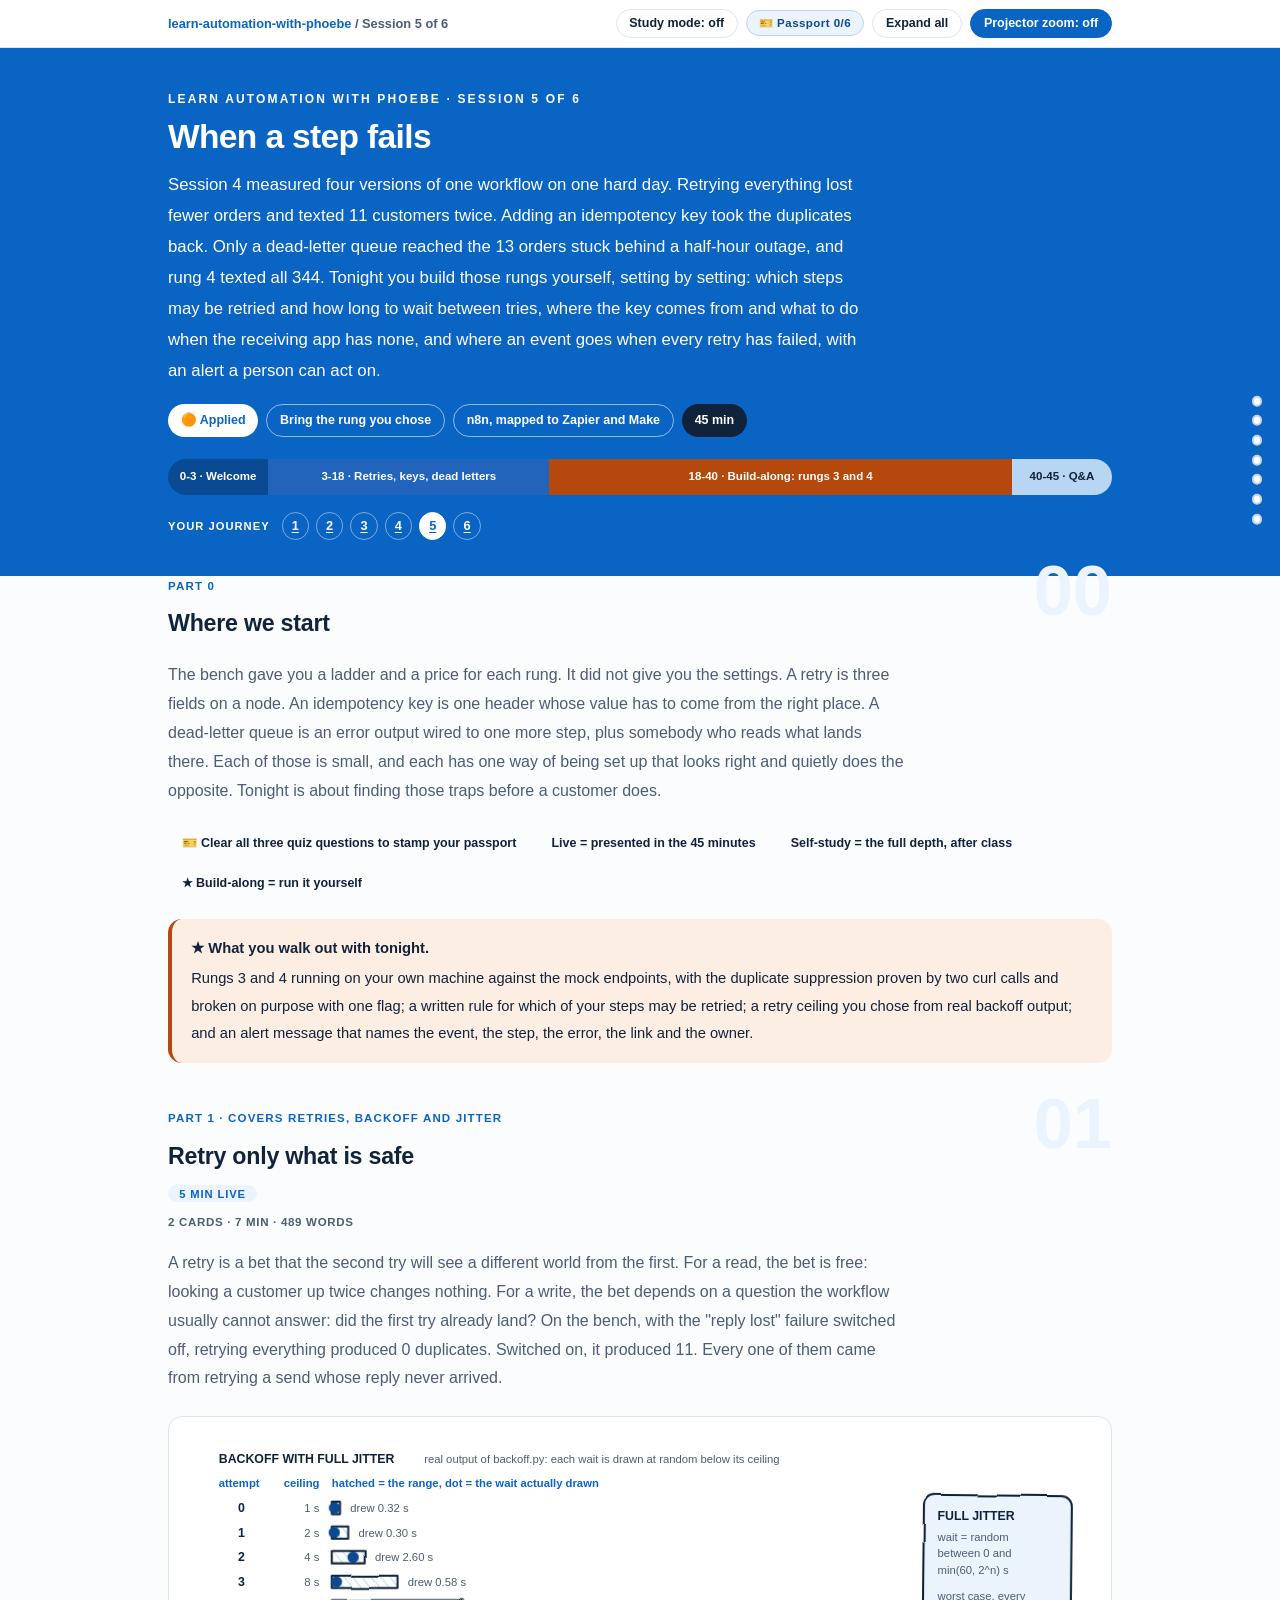
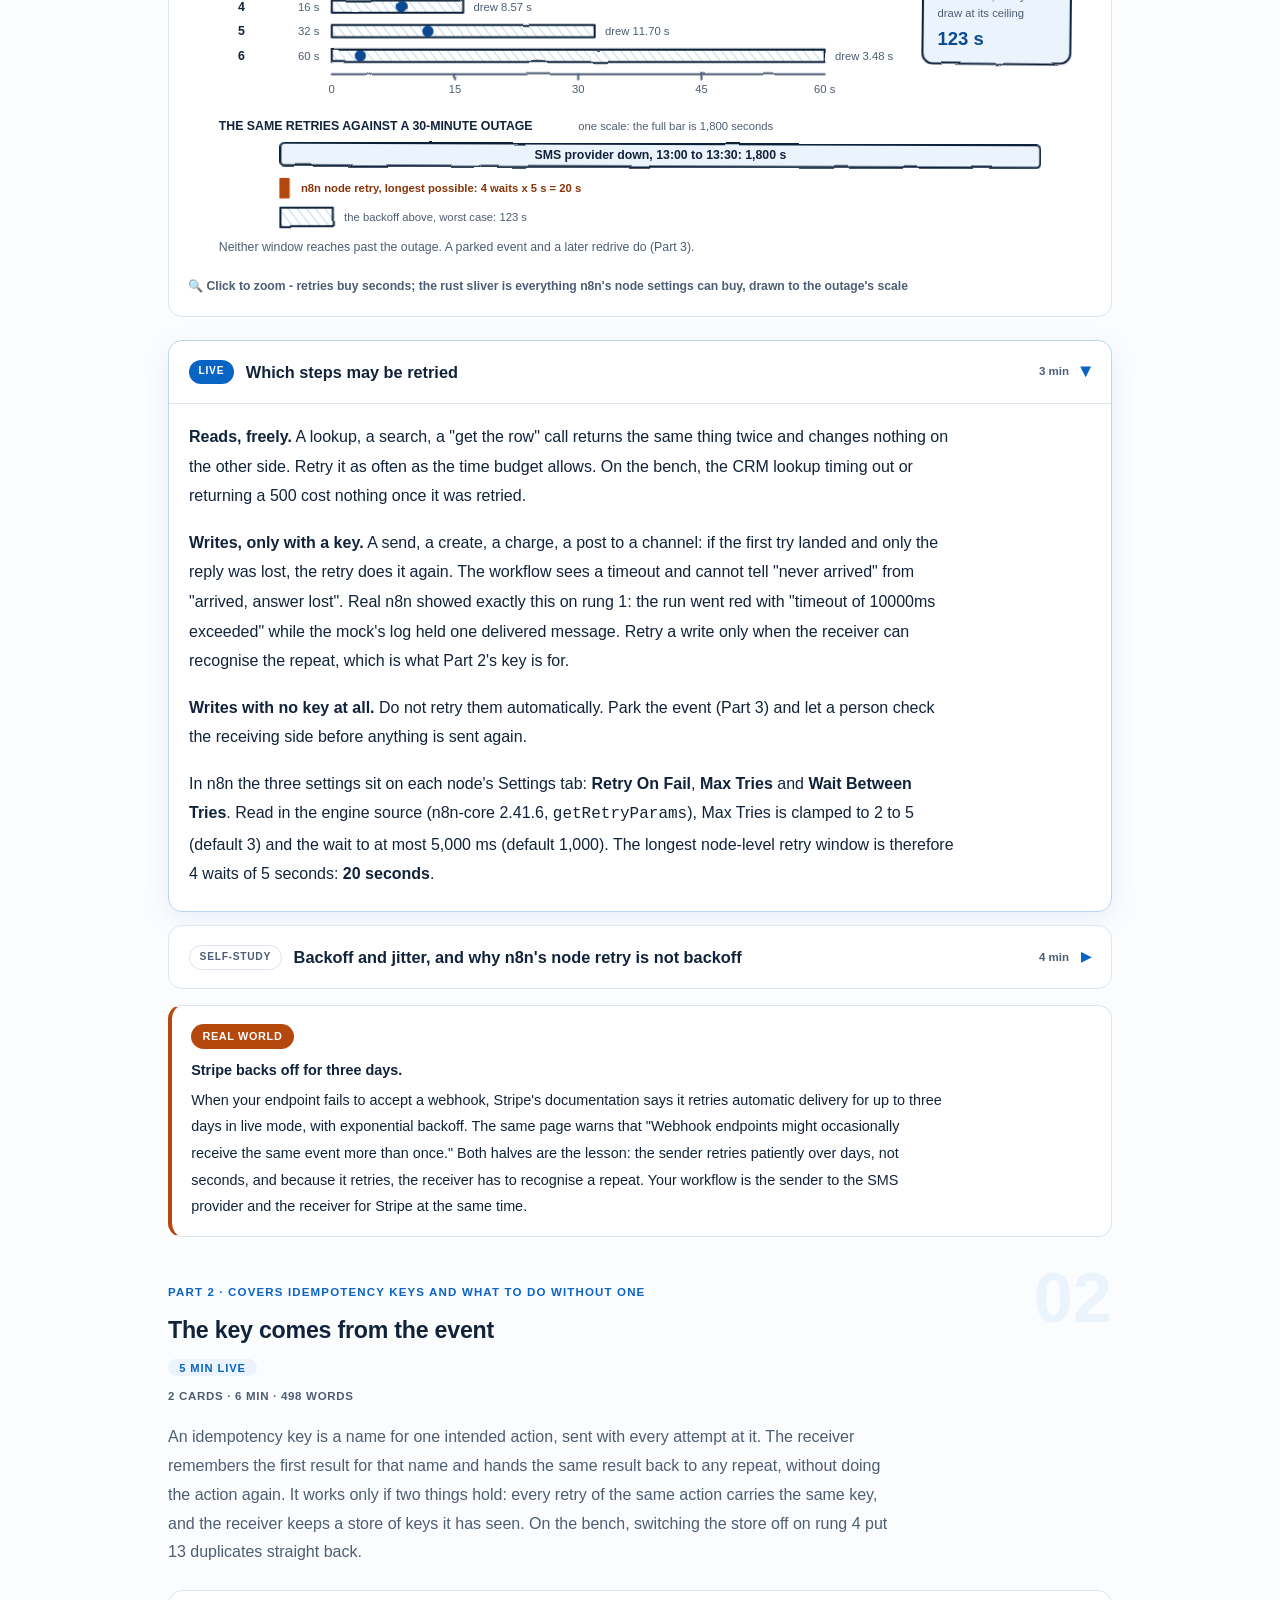
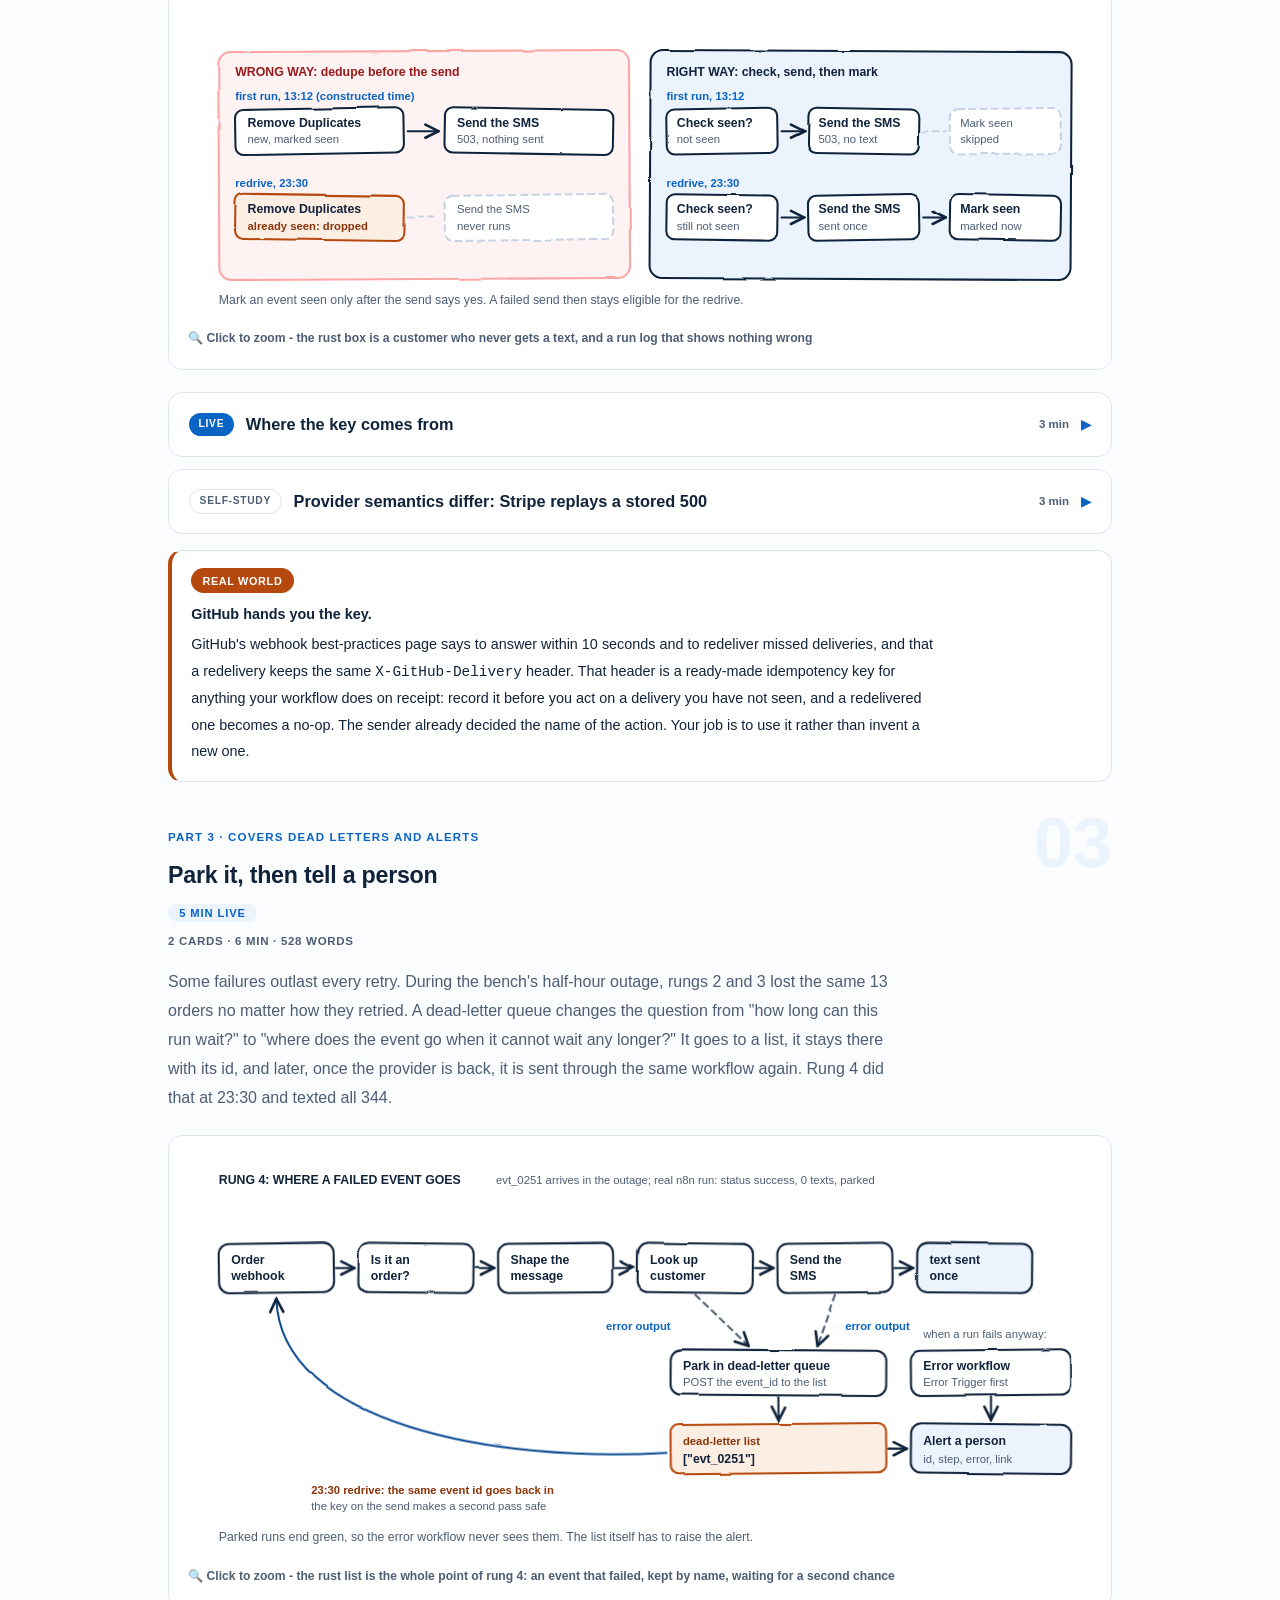
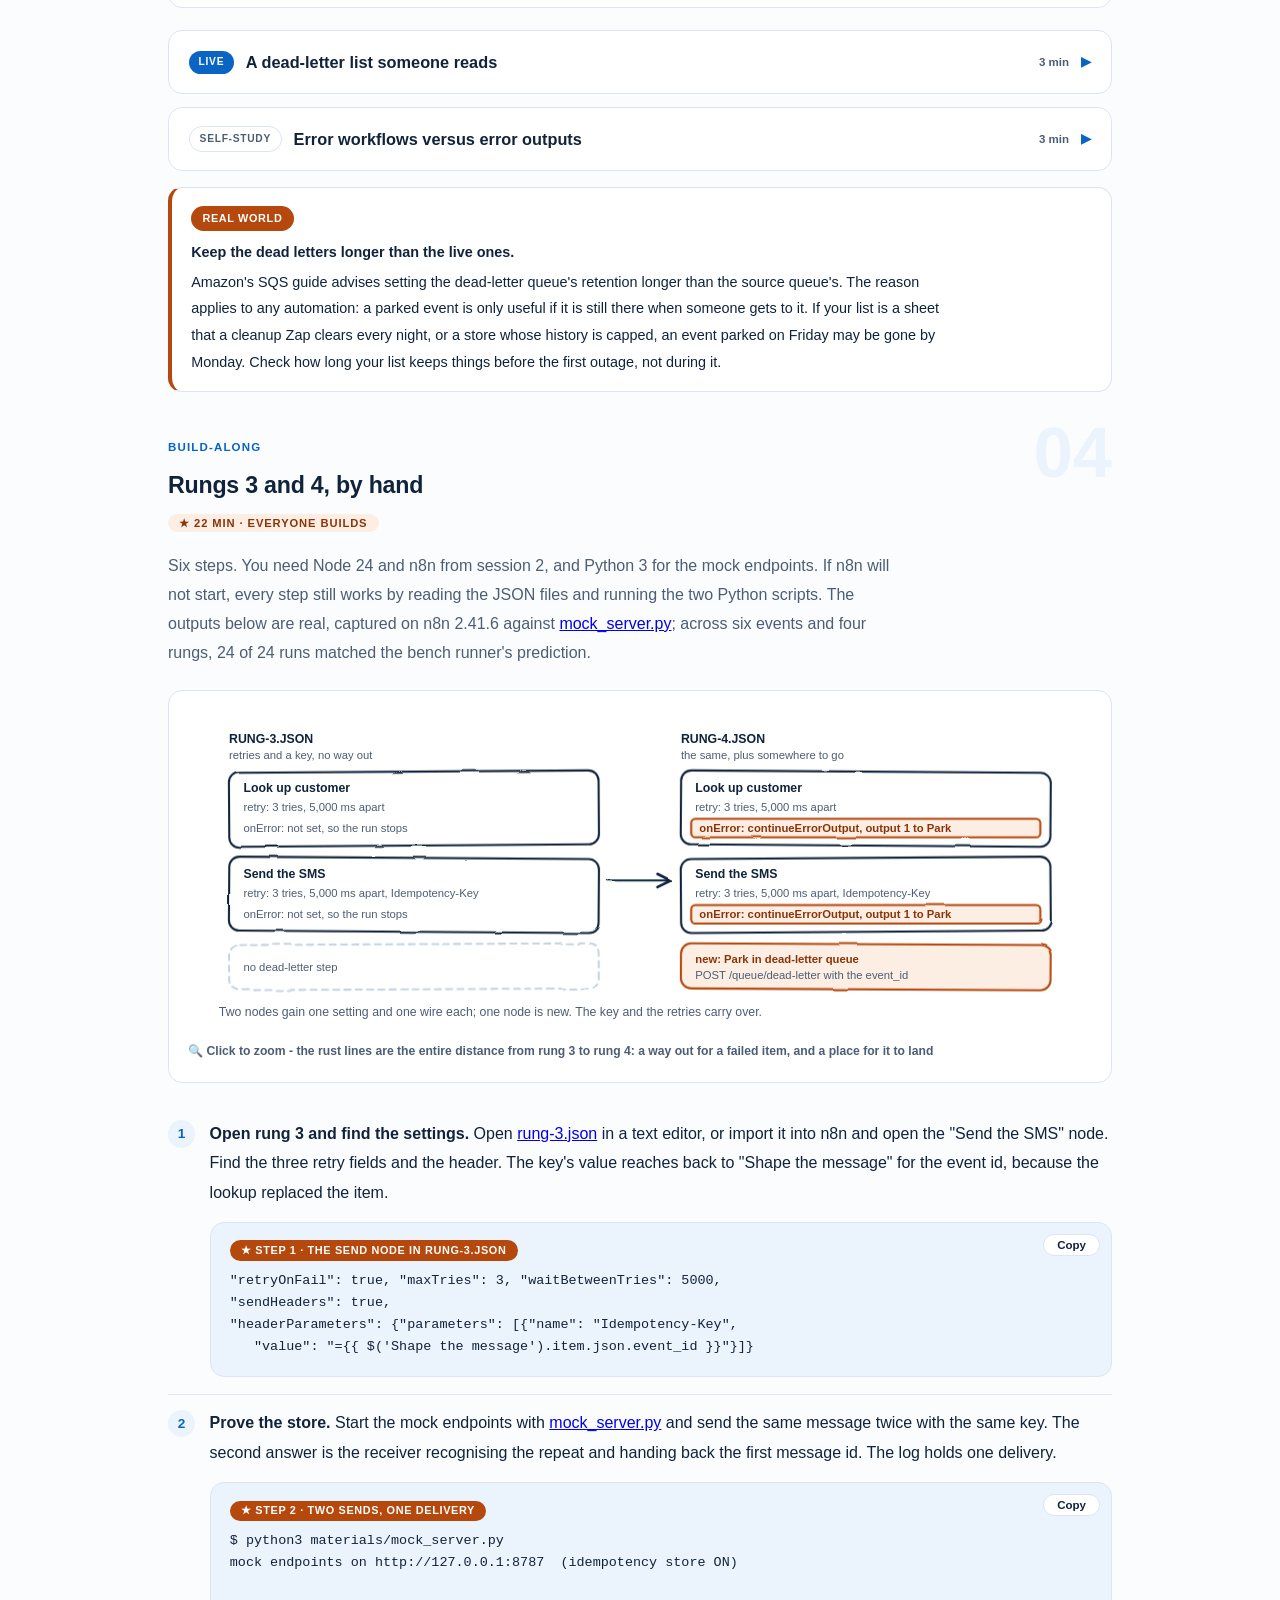
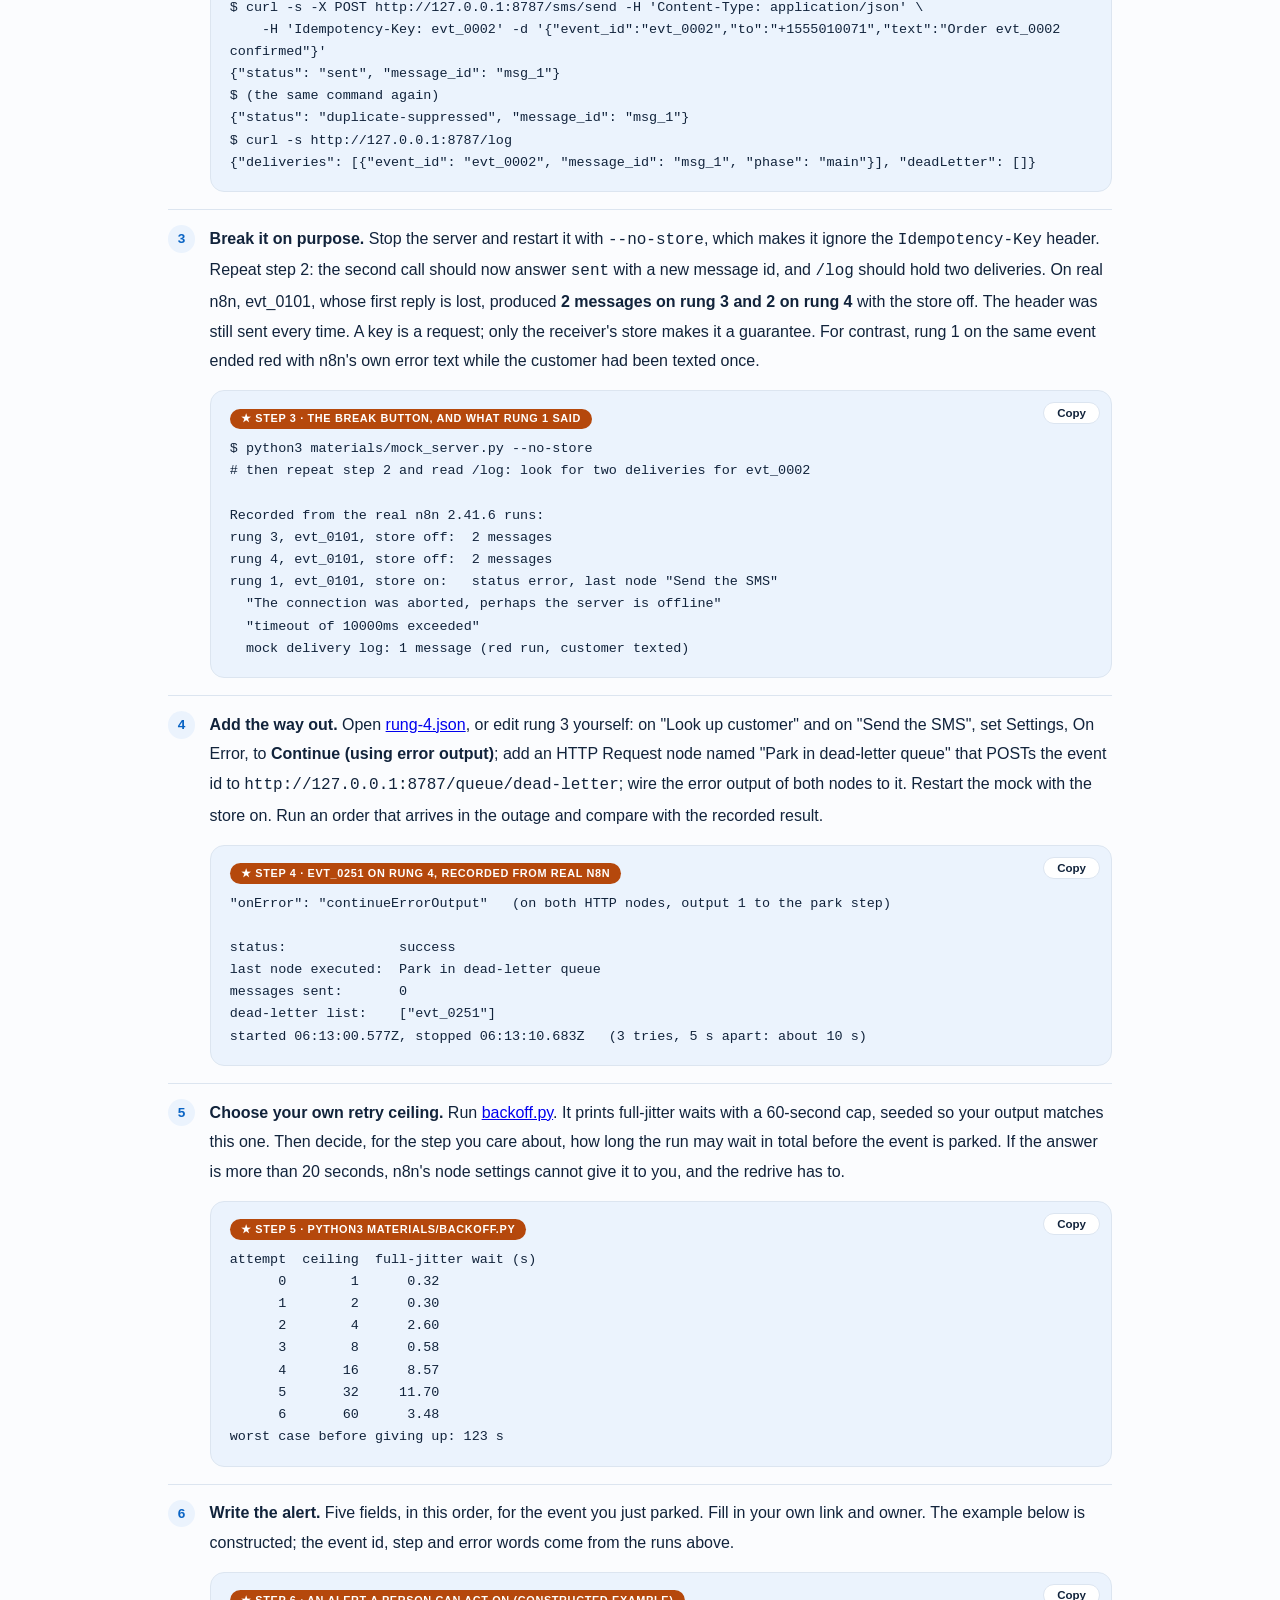
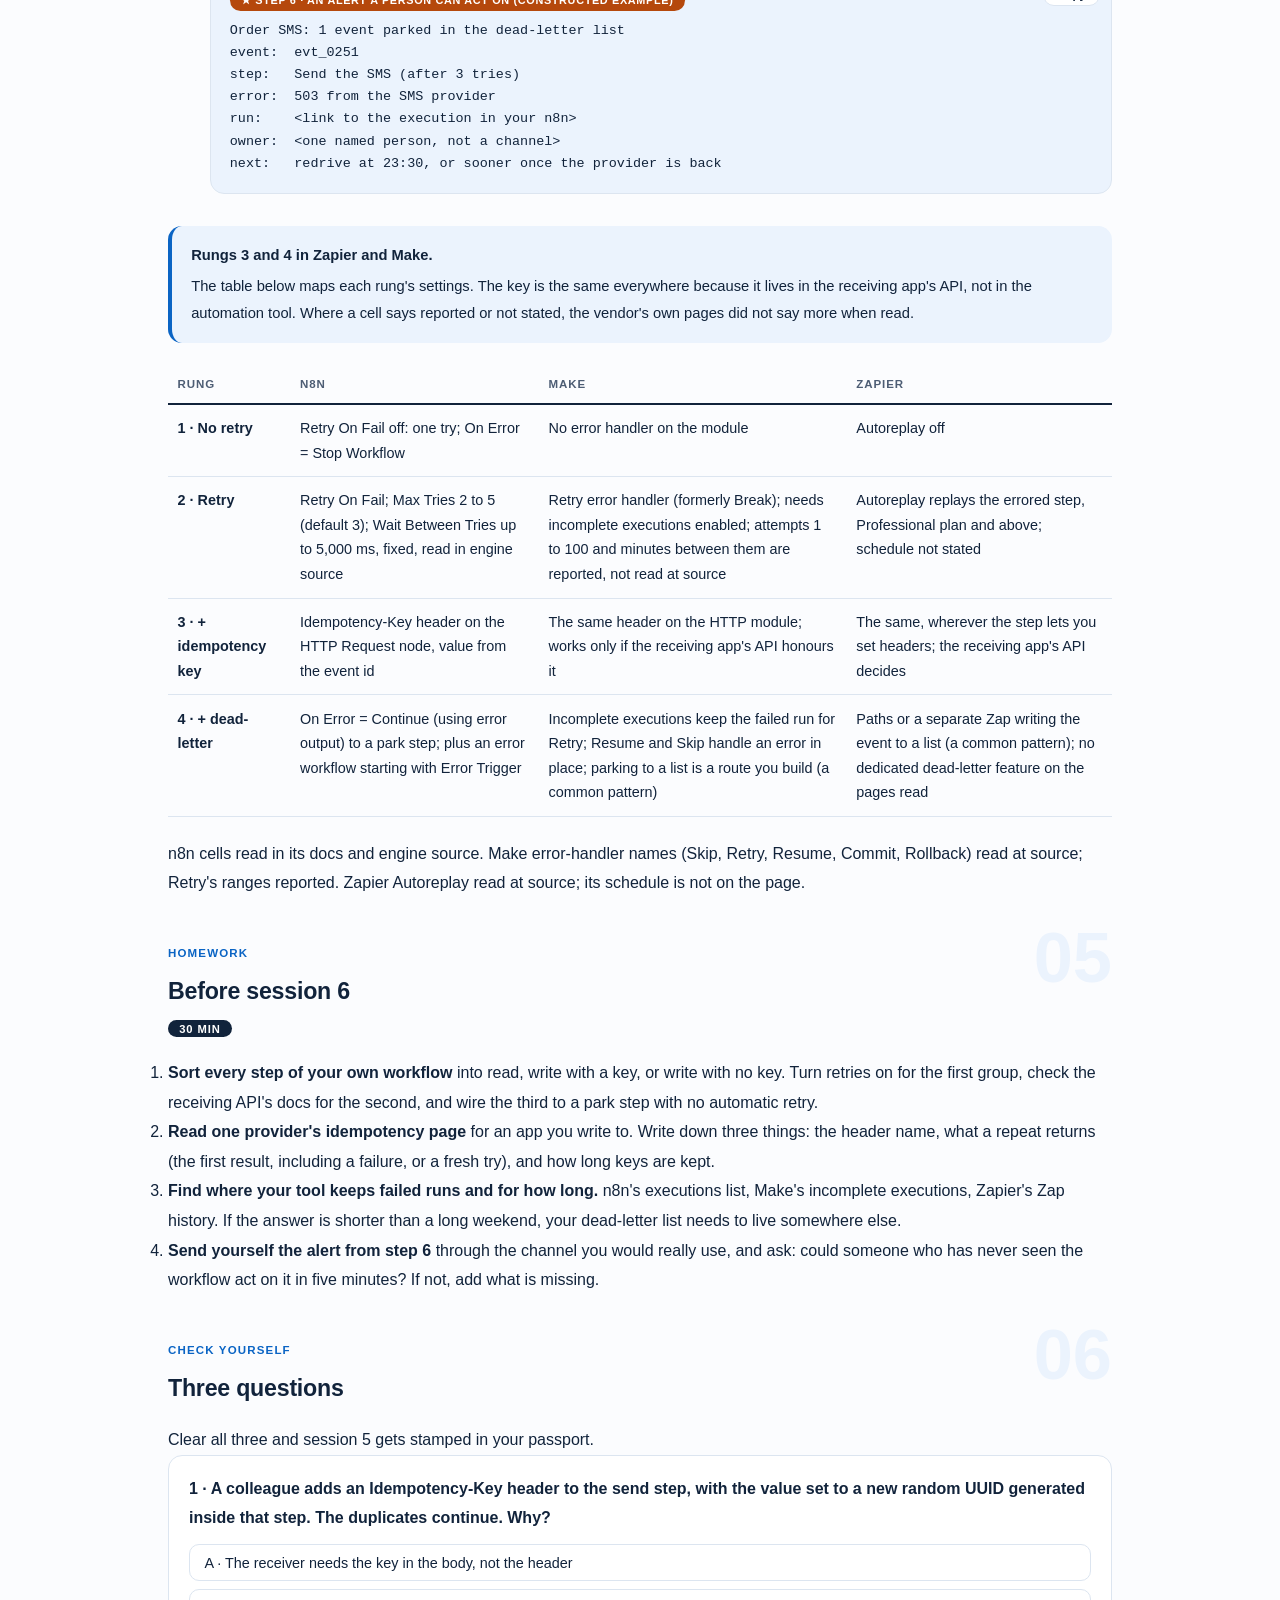
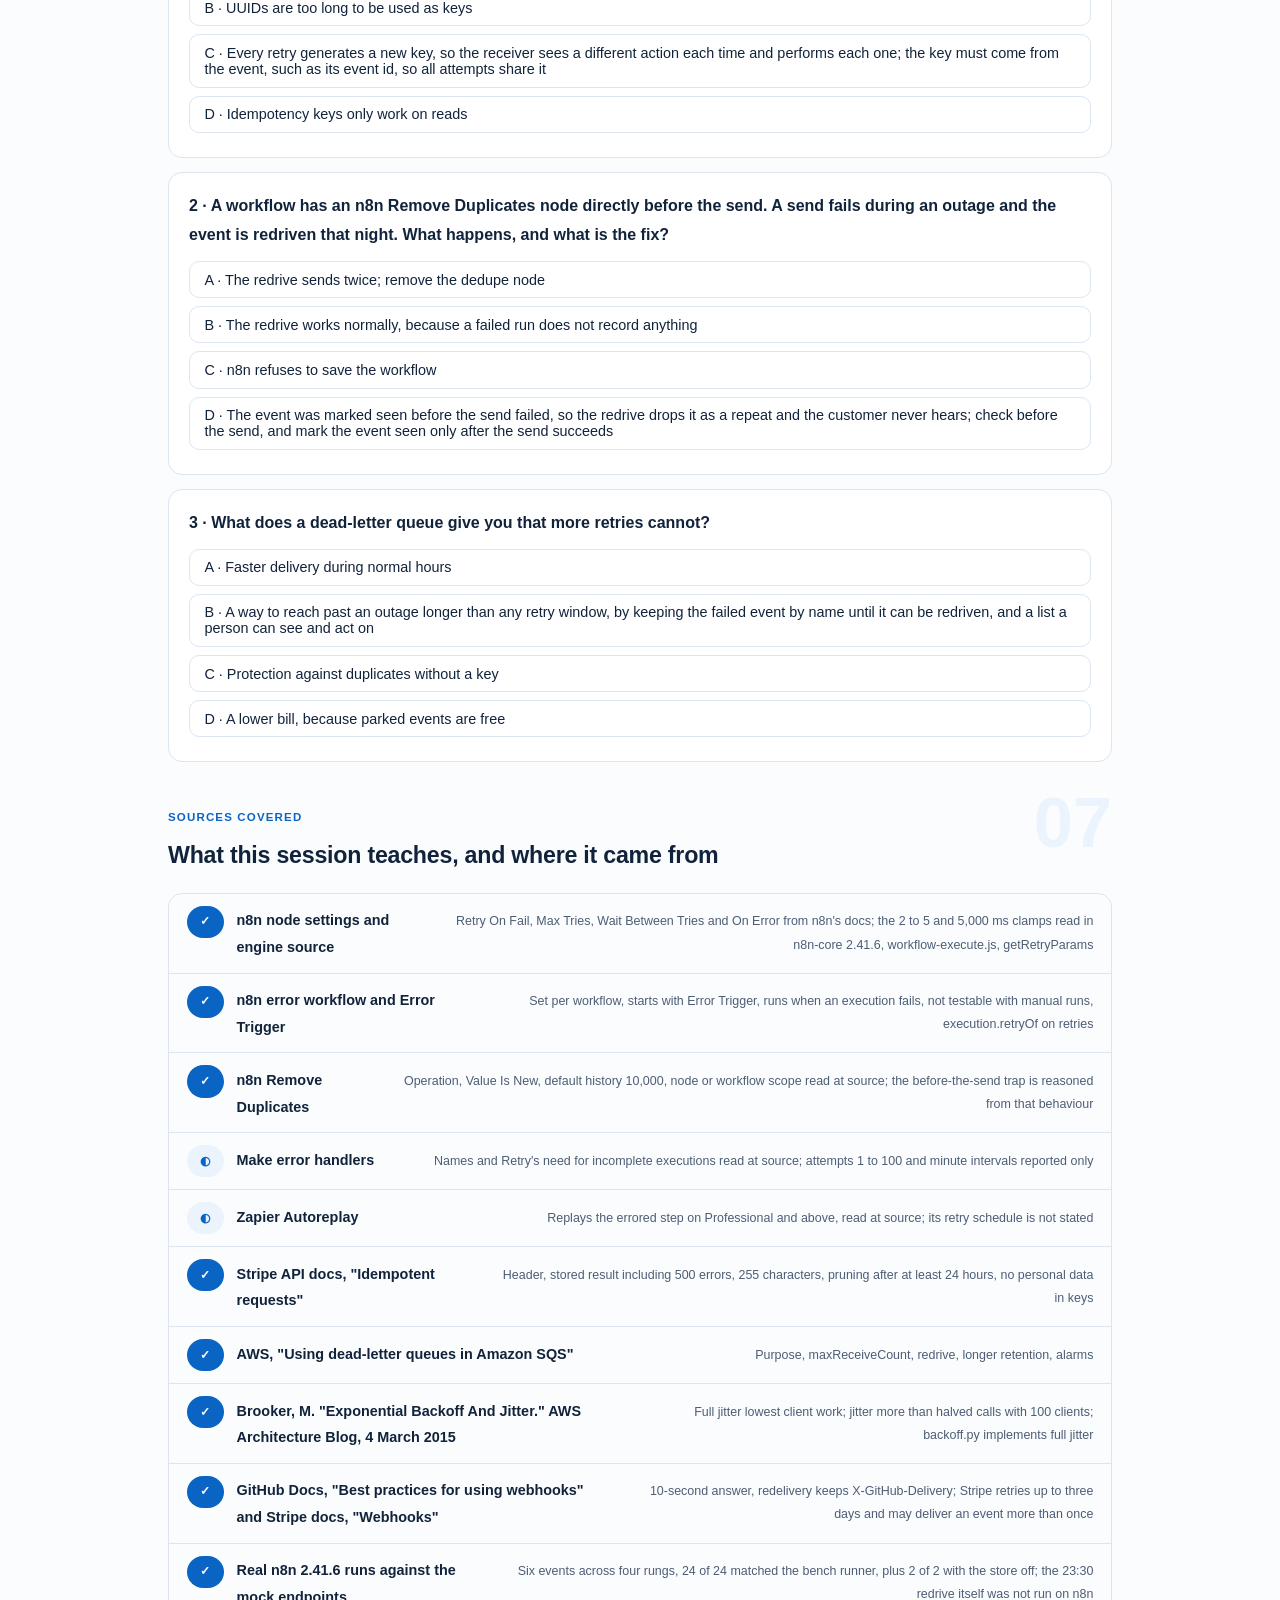
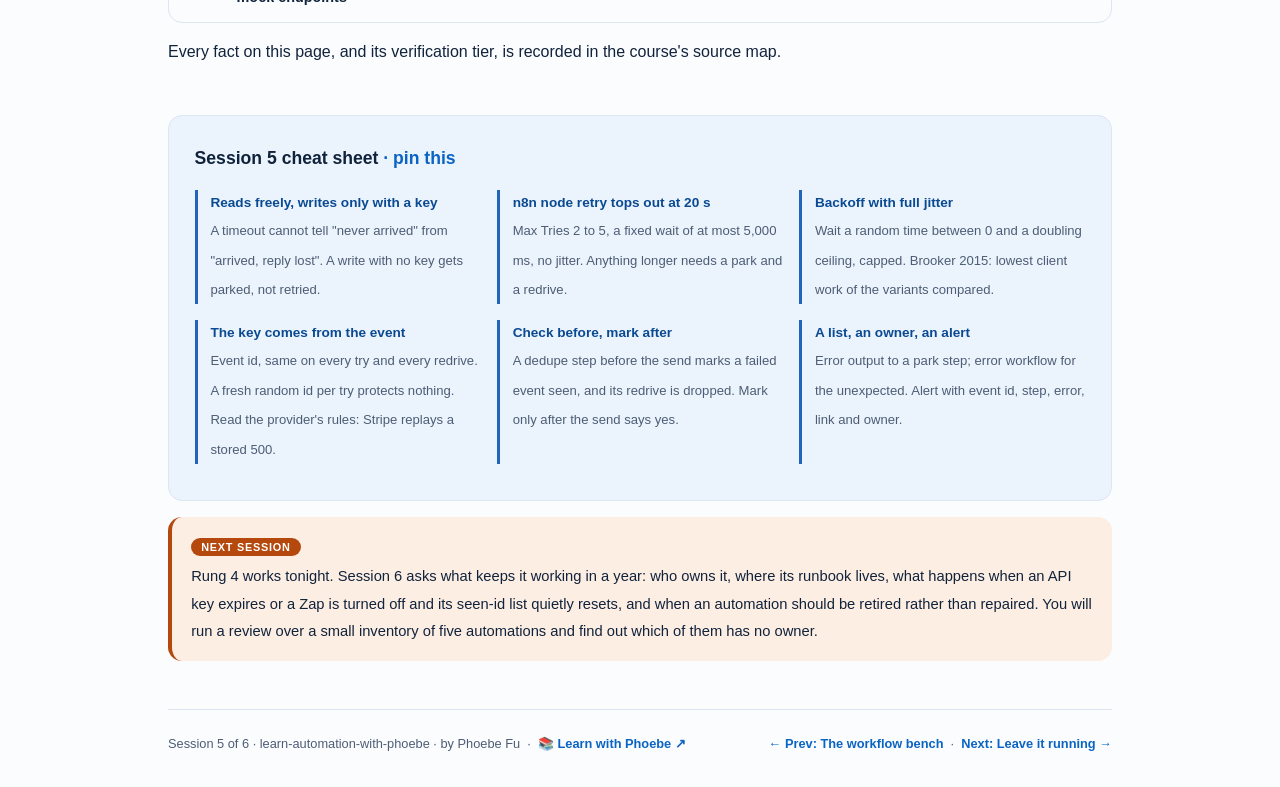
<file: courses/05-when-it-fails.html>
<!DOCTYPE html>
<html lang="en">
<head>
<meta charset="UTF-8">
<meta name="viewport" content="width=device-width, initial-scale=1.0">
<!-- social:start -->
<meta name="description" content="Session 5 of 6. Build the rungs the bench measured: retry only what is safe, back off with jitter, take the idempotency key from the event, park what cannot be sent in a dead-letter list, and send an alert a person can act on. Real n8n runs, 24 of 24 matched.">
<meta property="og:type" content="article">
<meta property="og:site_name" content="Learn with Phoebe">
<meta property="og:title" content="When a step fails - learn automation with phoebe">
<meta property="og:description" content="Session 5 of 6. Retries, backoff and jitter, idempotency keys, dead letters and alerts, built in n8n and mapped to Zapier and Make.">
<meta property="og:url" content="https://phoebefu6.github.io/learn-automation-with-phoebe/courses/05-when-it-fails.html">
<meta property="og:image" content="https://phoebefu6.github.io/learn-automation-with-phoebe/assets/og-cover.png">
<meta property="og:image:width" content="1200">
<meta property="og:image:height" content="630">
<meta name="twitter:card" content="summary_large_image">
<meta name="twitter:title" content="When a step fails - learn automation with phoebe">
<meta name="twitter:description" content="Session 5 of 6. Retry what is safe, key what is not, park what cannot wait.">
<meta name="twitter:image" content="https://phoebefu6.github.io/learn-automation-with-phoebe/assets/og-cover.png">
<!-- social:end -->
<title>Session 5 · When a step fails - learn automation with phoebe</title>
<link rel="stylesheet" href="../assets/style.css?v=20">
</head>
<body>

<div class="toolbar">
  <div class="wrap">
    <span class="crumb"><a href="../index.html">learn-automation-with-phoebe</a> / Session 5 of 6</span>
    <button class="btn" id="toggle-all" type="button">Expand all</button>
    <button class="btn primary" id="zoom-toggle" type="button">Projector zoom: off</button>
  </div>
</div>

<header class="masthead">
  <div class="wrap">
    <div class="eyebrow">Learn Automation with Phoebe · Session 5 of 6</div>
    <h1>When a step <span class="accent">fails</span></h1>
    <p class="sub">Session 4 measured four versions of one workflow on one hard day. Retrying everything lost fewer orders and texted 11 customers twice. Adding an idempotency key took the duplicates back. Only a dead-letter queue reached the 13 orders stuck behind a half-hour outage, and rung 4 texted all 344. Tonight you build those rungs yourself, setting by setting: which steps may be retried and how long to wait between tries, where the key comes from and what to do when the receiving app has none, and where an event goes when every retry has failed, with an alert a person can act on.</p>
    <div class="chip-row">
      <span class="chip level">🟠 Applied</span>
      <span class="chip audience">Bring the rung you chose</span>
      <span class="chip audience">n8n, mapped to Zapier and Make</span>
      <span class="chip time">45 min</span>
    </div>
    <div class="agenda">
      <span class="a1" style="flex:1">0-3 · Welcome</span>
      <span class="a2" style="flex:3">3-18 · Retries, keys, dead letters</span>
      <span class="a3" style="flex:5">18-40 · Build-along: rungs 3 and 4</span>
      <span class="a4" style="flex:1">40-45 · Q&amp;A</span>
    </div>
  </div>
</header>

<main class="wrap">

  <section class="section" id="intro">
    <div class="section-kicker">
      <span class="klabel">Part 0</span>
      <h2>Where we start</h2>
    </div>
    <p class="lede">The bench gave you a ladder and a price for each rung. It did not give you the settings. A retry is three fields on a node. An idempotency key is one header whose value has to come from the right place. A dead-letter queue is an error output wired to one more step, plus somebody who reads what lands there. Each of those is small, and each has one way of being set up that looks right and quietly does the opposite. Tonight is about finding those traps before a customer does.</p>

    <div class="legend">
      <span class="pill">🎫 Clear all three quiz questions to stamp your passport</span>
      <span class="pill">Live = presented in the 45 minutes</span>
      <span class="pill">Self-study = the full depth, after class</span>
      <span class="pill">★ Build-along = run it yourself</span>
    </div>

    <div class="callout win">
      <p><strong>★ What you walk out with tonight.</strong> Rungs 3 and 4 running on your own machine against the mock endpoints, with the duplicate suppression proven by two curl calls and broken on purpose with one flag; a written rule for which of your steps may be retried; a retry ceiling you chose from real backoff output; and an alert message that names the event, the step, the error, the link and the owner.</p>
    </div>
  </section>

  <section class="section" id="part-1">
    <div class="section-kicker">
      <span class="klabel">Part 1 · covers retries, backoff and jitter</span>
      <h2>Retry only what is safe</h2>
      <span class="tag concept">5 min live</span>
    </div>
    <p class="lede">A retry is a bet that the second try will see a different world from the first. For a read, the bet is free: looking a customer up twice changes nothing. For a write, the bet depends on a question the workflow usually cannot answer: did the first try already land? On the bench, with the "reply lost" failure switched off, retrying everything produced 0 duplicates. Switched on, it produced 11. Every one of them came from retrying a send whose reply never arrived.</p>

    <figure class="zoomable">
      <svg viewBox="0 0 880 418" xmlns="http://www.w3.org/2000/svg" role="img" aria-label="Top: seven retry attempts from the real output of backoff.py. Each attempt has a ceiling that doubles, 1, 2, 4, 8, 16, 32 and then a cap of 60 seconds, and a dot for the wait actually drawn at random below it: 0.32, 0.30, 2.60, 0.58, 8.57, 11.70 and 3.48 seconds. Worst case before giving up is 123 seconds. Bottom: on one scale, a 30-minute provider outage of 1,800 seconds, against n8n's longest node retry window of 20 seconds and the backoff's worst case of 123 seconds. Neither reaches past the outage.">
        <defs>
          <filter id="s5aSk" x="-3%" y="-3%" width="106%" height="106%"><feTurbulence type="fractalNoise" baseFrequency="0.02" numOctaves="2" seed="61" result="n"/><feDisplacementMap in="SourceGraphic" in2="n" scale="2.4" xChannelSelector="R" yChannelSelector="G"/></filter>
          <pattern id="s5aHc" patternUnits="userSpaceOnUse" width="7" height="7" patternTransform="rotate(-38)"><line x1="0" y1="0" x2="0" y2="7" stroke="#0A64C4" stroke-width="1" opacity=".5"/></pattern>
          <marker id="s5aAr" viewBox="0 0 10 10" refX="9" refY="5" markerWidth="8" markerHeight="8" orient="auto"><path d="M1 1 L9 5 L1 9" fill="none" stroke="#11233B" stroke-width="1.6" stroke-linecap="round"/></marker>
        </defs>
        <style>
          .s5aH { font: 800 12px Inter, sans-serif; fill: #11233B; }
          .s5aL { font: 600 12px Inter, sans-serif; fill: #11233B; }
          .s5aS { font: 400 11px Inter, sans-serif; fill: #4D5D74; }
          .s5aB { font: 800 11px Inter, sans-serif; fill: #8A3509; }
          .s5aV { font: 800 18px Inter, sans-serif; fill: #0A4A92; }
          .s5aA { font: 700 11px Inter, sans-serif; fill: #0A64C4; }
          .s5aN { font: 400 12px Inter, sans-serif; fill: #4D5D74; }
        </style>

        <g filter="url(#s5aSk)" fill="none" stroke="#11233B" stroke-width="2" stroke-linecap="round" stroke-linejoin="round">
          <!-- ceilings (hatched) at 8 px per second -->
          <rect x="140" y="64" width="8" height="12" fill="url(#s5aHc)"/>
          <rect x="140" y="88" width="16" height="12" fill="url(#s5aHc)"/>
          <rect x="140" y="112" width="32" height="12" fill="url(#s5aHc)"/>
          <rect x="140" y="136" width="64" height="12" fill="url(#s5aHc)"/>
          <rect x="140" y="160" width="128" height="12" fill="url(#s5aHc)"/>
          <rect x="140" y="184" width="256" height="12" fill="url(#s5aHc)"/>
          <rect x="140" y="208" width="480" height="12" fill="url(#s5aHc)"/>
          <!-- the wait actually drawn -->
          <circle cx="142.6" cy="70" r="4.5" fill="#0A4A92" stroke="#0A4A92"/>
          <circle cx="142.4" cy="94" r="4.5" fill="#0A4A92" stroke="#0A4A92"/>
          <circle cx="160.8" cy="118" r="4.5" fill="#0A4A92" stroke="#0A4A92"/>
          <circle cx="144.6" cy="142" r="4.5" fill="#0A4A92" stroke="#0A4A92"/>
          <circle cx="208.6" cy="166" r="4.5" fill="#0A4A92" stroke="#0A4A92"/>
          <circle cx="233.6" cy="190" r="4.5" fill="#0A4A92" stroke="#0A4A92"/>
          <circle cx="167.8" cy="214" r="4.5" fill="#0A4A92" stroke="#0A4A92"/>
          <!-- seconds axis -->
          <path d="M140 232 L620 232" stroke="#4D5D74"/>
          <path d="M260 232 L260 237" stroke="#4D5D74"/>
          <path d="M380 232 L380 237" stroke="#4D5D74"/>
          <path d="M500 232 L500 237" stroke="#4D5D74"/>
          <!-- formula panel -->
          <rect x="716" y="58" width="144" height="164" rx="10" transform="rotate(0.6 788 140)" fill="#EBF3FD"/>
          <!-- outage scale: 740 px = 1,800 s -->
          <rect x="90" y="300" width="740" height="22" rx="4" transform="rotate(0.2 460 311)" fill="#EBF3FD"/>
          <rect x="90" y="334" width="8" height="18" fill="#B5480C" stroke="#B5480C"/>
          <rect x="90" y="362" width="51" height="18" fill="url(#s5aHc)"/>
        </g>

        <text class="s5aH" x="30" y="26">BACKOFF WITH FULL JITTER</text>
        <text class="s5aS" x="230" y="26">real output of backoff.py: each wait is drawn at random below its ceiling</text>

        <text class="s5aA" x="30" y="50">attempt</text>
        <text class="s5aA" x="128" y="50" text-anchor="end">ceiling</text>
        <text class="s5aA" x="140" y="50">hatched = the range, dot = the wait actually drawn</text>

        <text class="s5aL" x="52" y="74" text-anchor="middle">0</text>
        <text class="s5aL" x="52" y="98" text-anchor="middle">1</text>
        <text class="s5aL" x="52" y="122" text-anchor="middle">2</text>
        <text class="s5aL" x="52" y="146" text-anchor="middle">3</text>
        <text class="s5aL" x="52" y="170" text-anchor="middle">4</text>
        <text class="s5aL" x="52" y="194" text-anchor="middle">5</text>
        <text class="s5aL" x="52" y="218" text-anchor="middle">6</text>
        <text class="s5aS" x="128" y="74" text-anchor="end">1 s</text>
        <text class="s5aS" x="128" y="98" text-anchor="end">2 s</text>
        <text class="s5aS" x="128" y="122" text-anchor="end">4 s</text>
        <text class="s5aS" x="128" y="146" text-anchor="end">8 s</text>
        <text class="s5aS" x="128" y="170" text-anchor="end">16 s</text>
        <text class="s5aS" x="128" y="194" text-anchor="end">32 s</text>
        <text class="s5aS" x="128" y="218" text-anchor="end">60 s</text>

        <text class="s5aS" x="158" y="74">drew 0.32 s</text>
        <text class="s5aS" x="166" y="98">drew 0.30 s</text>
        <text class="s5aS" x="182" y="122">drew 2.60 s</text>
        <text class="s5aS" x="214" y="146">drew 0.58 s</text>
        <text class="s5aS" x="278" y="170">drew 8.57 s</text>
        <text class="s5aS" x="406" y="194">drew 11.70 s</text>
        <text class="s5aS" x="630" y="218">drew 3.48 s</text>

        <text class="s5aS" x="140" y="250" text-anchor="middle">0</text>
        <text class="s5aS" x="260" y="250" text-anchor="middle">15</text>
        <text class="s5aS" x="380" y="250" text-anchor="middle">30</text>
        <text class="s5aS" x="500" y="250" text-anchor="middle">45</text>
        <text class="s5aS" x="620" y="250" text-anchor="middle">60 s</text>

        <text class="s5aH" x="730" y="82">FULL JITTER</text>
        <text class="s5aS" x="730" y="102">wait = random</text>
        <text class="s5aS" x="730" y="118">between 0 and</text>
        <text class="s5aS" x="730" y="134">min(60, 2^n) s</text>
        <text class="s5aS" x="730" y="160">worst case, every</text>
        <text class="s5aS" x="730" y="176">draw at its ceiling</text>
        <text class="s5aV" x="730" y="204">123 s</text>

        <text class="s5aH" x="30" y="286">THE SAME RETRIES AGAINST A 30-MINUTE OUTAGE</text>
        <text class="s5aS" x="380" y="286">one scale: the full bar is 1,800 seconds</text>
        <text class="s5aL" x="460" y="315" text-anchor="middle">SMS provider down, 13:00 to 13:30: 1,800 s</text>
        <text class="s5aB" x="110" y="347">n8n node retry, longest possible: 4 waits x 5 s = 20 s</text>
        <text class="s5aS" x="152" y="375">the backoff above, worst case: 123 s</text>

        <text class="s5aN" x="30" y="404">Neither window reaches past the outage. A parked event and a later redrive do (Part 3).</text>
      </svg>
      <figcaption>🔍 Click to zoom - retries buy seconds; the rust sliver is everything n8n's node settings can buy, drawn to the outage's scale</figcaption>
    </figure>

    <details class="card" open>
      <summary><span class="mode live">Live</span>Which steps may be retried<span class="mini">3 min</span><span class="caret">▶</span></summary>
      <div class="body">
        <p><strong>Reads, freely.</strong> A lookup, a search, a "get the row" call returns the same thing twice and changes nothing on the other side. Retry it as often as the time budget allows. On the bench, the CRM lookup timing out or returning a 500 cost nothing once it was retried.</p>
        <p><strong>Writes, only with a key.</strong> A send, a create, a charge, a post to a channel: if the first try landed and only the reply was lost, the retry does it again. The workflow sees a timeout and cannot tell "never arrived" from "arrived, answer lost". Real n8n showed exactly this on rung 1: the run went red with "timeout of 10000ms exceeded" while the mock's log held one delivered message. Retry a write only when the receiver can recognise the repeat, which is what Part 2's key is for.</p>
        <p><strong>Writes with no key at all.</strong> Do not retry them automatically. Park the event (Part 3) and let a person check the receiving side before anything is sent again.</p>
        <p>In n8n the three settings sit on each node's Settings tab: <strong>Retry On Fail</strong>, <strong>Max Tries</strong> and <strong>Wait Between Tries</strong>. Read in the engine source (n8n-core 2.41.6, <code>getRetryParams</code>), Max Tries is clamped to 2 to 5 (default 3) and the wait to at most 5,000 ms (default 1,000). The longest node-level retry window is therefore 4 waits of 5 seconds: <strong>20 seconds</strong>.</p>
      </div>
    </details>

    <details class="card">
      <summary><span class="mode self">Self-study</span>Backoff and jitter, and why n8n's node retry is not backoff<span class="mini">4 min</span><span class="caret">▶</span></summary>
      <div class="body">
        <p><strong>Backoff</strong> means waiting longer after each failure: 1 second, then 2, then 4, up to a cap. A struggling server gets room to recover instead of a steady hammering. <strong>Jitter</strong> means not waiting exactly that long, but a random time below it. Without jitter, every client that failed at the same moment retries at the same moment, and the retries arrive as one more spike.</p>
        <p>Marc Brooker's AWS Architecture Blog post (4 March 2015) compared the variants in a simulation. <strong>Full jitter</strong>, where the wait is a random value between 0 and the ceiling, had the lowest client work, and with 100 contending clients adding jitter cut the number of calls by more than half. The figure above is <code>backoff.py</code> running full jitter with a 60-second cap: the ceilings double, the actual waits do not, and the worst case before giving up is 123 seconds.</p>
        <p>n8n's node retry is not backoff. Wait Between Tries is one fixed number, the same before every try, with no jitter and a ceiling of 5 seconds. That is fine for a blip. It is not a strategy for a provider that is down, because no setting on the node can wait longer than 20 seconds in total. Anything that has to outlast minutes or hours needs to leave the run and come back later: a dead-letter list and a redrive. Make's Retry error handler does schedule attempts minutes apart (reported, see the table below), and Zapier's Autoreplay replays an errored step on its own schedule, which its help page does not state.</p>
      </div>
    </details>

    <div class="callout example">
      <span class="ex-pill">Real world</span>
      <p><strong>Stripe backs off for three days.</strong> When your endpoint fails to accept a webhook, Stripe's documentation says it retries automatic delivery for up to three days in live mode, with exponential backoff. The same page warns that "Webhook endpoints might occasionally receive the same event more than once." Both halves are the lesson: the sender retries patiently over days, not seconds, and because it retries, the receiver has to recognise a repeat. Your workflow is the sender to the SMS provider and the receiver for Stripe at the same time.</p>
    </div>
  </section>

  <section class="section" id="part-2">
    <div class="section-kicker">
      <span class="klabel">Part 2 · covers idempotency keys and what to do without one</span>
      <h2>The key comes from the event</h2>
      <span class="tag concept">5 min live</span>
    </div>
    <p class="lede">An idempotency key is a name for one intended action, sent with every attempt at it. The receiver remembers the first result for that name and hands the same result back to any repeat, without doing the action again. It works only if two things hold: every retry of the same action carries the same key, and the receiver keeps a store of keys it has seen. On the bench, switching the store off on rung 4 put 13 duplicates straight back.</p>

    <figure class="zoomable">
      <svg viewBox="0 0 880 300" xmlns="http://www.w3.org/2000/svg" role="img" aria-label="Before and after. Wrong way, left: a Remove Duplicates step sits before the send. On the first run at 13:12, an order is new and is marked seen, then Send the SMS fails with a 503 and nothing is sent. At the 23:30 redrive, Remove Duplicates finds an order already seen and drops it, so the send never runs and the customer never gets a text. Right way, right: check if seen, send, then mark seen. On the first run the send fails and the mark is skipped. At the redrive the event is still not seen, it is sent once, and only then marked.">
        <defs>
          <filter id="s5bSk" x="-3%" y="-3%" width="106%" height="106%"><feTurbulence type="fractalNoise" baseFrequency="0.02" numOctaves="2" seed="67" result="n"/><feDisplacementMap in="SourceGraphic" in2="n" scale="2.4" xChannelSelector="R" yChannelSelector="G"/></filter>
          <pattern id="s5bHc" patternUnits="userSpaceOnUse" width="7" height="7" patternTransform="rotate(-38)"><line x1="0" y1="0" x2="0" y2="7" stroke="#0A64C4" stroke-width="1" opacity=".5"/></pattern>
          <marker id="s5bAr" viewBox="0 0 10 10" refX="9" refY="5" markerWidth="8" markerHeight="8" orient="auto"><path d="M1 1 L9 5 L1 9" fill="none" stroke="#11233B" stroke-width="1.6" stroke-linecap="round"/></marker>
        </defs>
        <style>
          .s5bH { font: 800 12px Inter, sans-serif; fill: #11233B; }
          .s5bR { font: 800 12px Inter, sans-serif; fill: #991B1B; }
          .s5bL { font: 600 12px Inter, sans-serif; fill: #11233B; }
          .s5bS { font: 400 11px Inter, sans-serif; fill: #4D5D74; }
          .s5bB { font: 800 11px Inter, sans-serif; fill: #8A3509; }
          .s5bA { font: 700 11px Inter, sans-serif; fill: #0A64C4; }
          .s5bN { font: 400 12px Inter, sans-serif; fill: #4D5D74; }
        </style>

        <g filter="url(#s5bSk)" fill="none" stroke="#11233B" stroke-width="2" stroke-linecap="round" stroke-linejoin="round">
          <!-- panels -->
          <rect x="30" y="40" width="400" height="222" rx="12" transform="rotate(-0.3 230 151)" fill="#FEF2F2" stroke="#FCA5A5"/>
          <rect x="450" y="40" width="410" height="222" rx="12" transform="rotate(0.3 655 151)" fill="#EBF3FD"/>
          <!-- wrong way, first run -->
          <rect x="46" y="96" width="164" height="44" rx="8" transform="rotate(-1 128 118)" fill="#FFFFFF"/>
          <rect x="250" y="96" width="164" height="44" rx="8" transform="rotate(1 332 118)" fill="#FFFFFF"/>
          <path d="M214 118 L244 118" marker-end="url(#s5bAr)"/>
          <!-- wrong way, redrive -->
          <rect x="46" y="180" width="164" height="44" rx="8" transform="rotate(0.8 128 202)" fill="#FDEEE4" stroke="#B5480C"/>
          <rect x="250" y="180" width="164" height="44" rx="8" transform="rotate(-0.8 332 202)" fill="#FFFFFF" stroke="#C7D4E5" stroke-dasharray="6 5"/>
          <path d="M214 202 L244 202" stroke="#C7D4E5" stroke-dasharray="5 5"/>
          <!-- right way, first run -->
          <rect x="466" y="96" width="108" height="44" rx="8" transform="rotate(-1 520 118)" fill="#FFFFFF"/>
          <rect x="604" y="96" width="108" height="44" rx="8" transform="rotate(1 658 118)" fill="#FFFFFF"/>
          <rect x="742" y="96" width="108" height="44" rx="8" transform="rotate(-0.8 796 118)" fill="#FFFFFF" stroke="#C7D4E5" stroke-dasharray="6 5"/>
          <path d="M578 118 L600 118" marker-end="url(#s5bAr)"/>
          <path d="M716 118 L738 118" stroke="#C7D4E5" stroke-dasharray="5 5"/>
          <!-- right way, redrive -->
          <rect x="466" y="180" width="108" height="44" rx="8" transform="rotate(0.8 520 202)" fill="#FFFFFF"/>
          <rect x="604" y="180" width="108" height="44" rx="8" transform="rotate(-1 658 202)" fill="#FFFFFF"/>
          <rect x="742" y="180" width="108" height="44" rx="8" transform="rotate(1 796 202)" fill="#FFFFFF"/>
          <path d="M578 202 L600 202" marker-end="url(#s5bAr)"/>
          <path d="M716 202 L738 202" marker-end="url(#s5bAr)"/>
        </g>

        <text class="s5bR" x="46" y="64">WRONG WAY: dedupe before the send</text>
        <text class="s5bH" x="466" y="64">RIGHT WAY: check, send, then mark</text>
        <text class="s5bA" x="46" y="88">first run, 13:12 (constructed time)</text>
        <text class="s5bA" x="46" y="172">redrive, 23:30</text>
        <text class="s5bA" x="466" y="88">first run, 13:12</text>
        <text class="s5bA" x="466" y="172">redrive, 23:30</text>

        <text class="s5bL" x="58" y="114">Remove Duplicates</text>
        <text class="s5bS" x="58" y="130">new, marked seen</text>
        <text class="s5bL" x="262" y="114">Send the SMS</text>
        <text class="s5bS" x="262" y="130">503, nothing sent</text>
        <text class="s5bL" x="58" y="198">Remove Duplicates</text>
        <text class="s5bB" x="58" y="214">already seen: dropped</text>
        <text class="s5bS" x="262" y="198">Send the SMS</text>
        <text class="s5bS" x="262" y="214">never runs</text>

        <text class="s5bL" x="476" y="114">Check seen?</text>
        <text class="s5bS" x="476" y="130">not seen</text>
        <text class="s5bL" x="614" y="114">Send the SMS</text>
        <text class="s5bS" x="614" y="130">503, no text</text>
        <text class="s5bS" x="752" y="114">Mark seen</text>
        <text class="s5bS" x="752" y="130">skipped</text>
        <text class="s5bL" x="476" y="198">Check seen?</text>
        <text class="s5bS" x="476" y="214">still not seen</text>
        <text class="s5bL" x="614" y="198">Send the SMS</text>
        <text class="s5bS" x="614" y="214">sent once</text>
        <text class="s5bL" x="752" y="198">Mark seen</text>
        <text class="s5bS" x="752" y="214">marked now</text>

        <text class="s5bN" x="30" y="286">Mark an event seen only after the send says yes. A failed send then stays eligible for the redrive.</text>
      </svg>
      <figcaption>🔍 Click to zoom - the rust box is a customer who never gets a text, and a run log that shows nothing wrong</figcaption>
    </figure>

    <details class="card">
      <summary><span class="mode live">Live</span>Where the key comes from<span class="mini">3 min</span><span class="caret">▶</span></summary>
      <div class="body">
        <p><strong>From the event, never from the attempt.</strong> The key has to be the same on the first try, every retry and the 23:30 redrive. The event id is exactly that: it was decided before your workflow ran and it travels with the event. On rung 3 the send node's header is <code>Idempotency-Key</code> with the value <code>$('Shape the message').item.json.event_id</code>. Reaching back to "Shape the message" matters, because the lookup step replaced the item with the CRM's answer and the event id is no longer on it (session 2).</p>
        <p><strong>A fresh random id per try protects nothing.</strong> A key generated inside the step, a UUID or a timestamp, is new on every attempt, so the receiver sees a different name each time and does the action each time. The header is present, the code looks careful, and the duplicate rate is exactly that of rung 2.</p>
        <p><strong>When the receiving app has no key.</strong> Many APIs accept no idempotency header. Then keep your own "already sent" record: a sheet, a database row or a small store, keyed by event id. n8n's Remove Duplicates node can hold that record (operation "Remove Items Processed in Previous Executions", keep items where the value is new, history of 10,000 items by default, scoped to the node or the whole workflow). The trap is in the figure: placed before the send, it marks the event seen before the send has succeeded. A send that fails and is redriven later is then dropped as a repeat. <strong>Check before, mark after success.</strong> Your own record also cannot cover the lost-reply case completely: if the send landed and the reply did not, your record says "not sent". Only the receiver's own key closes that gap.</p>
        <p>The same discipline at data-team scale, where whole pipeline tasks are retried and backfilled, belongs to <a href="https://phoebefu6.github.io/learn-data-orchestration-with-phoebe/">Data Orchestration</a>.</p>
      </div>
    </details>

    <details class="card">
      <summary><span class="mode self">Self-study</span>Provider semantics differ: Stripe replays a stored 500<span class="mini">3 min</span><span class="caret">▶</span></summary>
      <div class="body">
        <p>Stripe's <a href="https://docs.stripe.com/api/idempotent_requests">idempotent requests</a> are the reference most people copy, and they hold three surprises. First, Stripe saves "the resulting status code and body of the first request made for any given idempotency key, regardless of whether it succeeds or fails". A repeat with the same key returns the same result, "including 500 errors". If the first try failed on Stripe's side once execution had begun, retrying with the same key gets the same failure back; it does not try again.</p>
        <p>Second, keys may be pruned after at least 24 hours. A redrive the next day, or a manual replay a week later, can arrive after the key is gone, and then it is a new request. Third, keys can be up to 255 characters, and Stripe advises against putting personal data in them: an event id is a good key, a customer's email address is not.</p>
        <p>The mock SMS endpoint behaves differently: it suppresses a repeat and answers <code>duplicate-suppressed</code> with the first message id. Neither is wrong. They are different contracts, and the only way to know which one you are calling is to read the provider's page for it before you rely on the key.</p>
      </div>
    </details>

    <div class="callout example">
      <span class="ex-pill">Real world</span>
      <p><strong>GitHub hands you the key.</strong> GitHub's webhook best-practices page says to answer within 10 seconds and to redeliver missed deliveries, and that a redelivery keeps the same <code>X-GitHub-Delivery</code> header. That header is a ready-made idempotency key for anything your workflow does on receipt: record it before you act on a delivery you have not seen, and a redelivered one becomes a no-op. The sender already decided the name of the action. Your job is to use it rather than invent a new one.</p>
    </div>
  </section>

  <section class="section" id="part-3">
    <div class="section-kicker">
      <span class="klabel">Part 3 · covers dead letters and alerts</span>
      <h2>Park it, then tell a person</h2>
      <span class="tag concept">5 min live</span>
    </div>
    <p class="lede">Some failures outlast every retry. During the bench's half-hour outage, rungs 2 and 3 lost the same 13 orders no matter how they retried. A dead-letter queue changes the question from "how long can this run wait?" to "where does the event go when it cannot wait any longer?" It goes to a list, it stays there with its id, and later, once the provider is back, it is sent through the same workflow again. Rung 4 did that at 23:30 and texted all 344.</p>

    <figure class="zoomable">
      <svg viewBox="0 0 880 390" xmlns="http://www.w3.org/2000/svg" role="img" aria-label="Rung 4 sketched. Six boxes in a row: Order webhook, Is it an order, Shape the message, Look up customer, Send the SMS, text sent once. The lookup and the send each have an error output into Park in dead-letter queue, which posts the event id to the dead-letter list, shown holding evt_0251 from the real n8n run. A curved arrow carries the 23:30 redrive from the list back to the webhook; the key on the send makes the second pass safe. On the right, an error workflow starting with Error Trigger runs when a run fails anyway, and an alert to a person is fed by both the error workflow and the list.">
        <defs>
          <filter id="s5cSk" x="-3%" y="-3%" width="106%" height="106%"><feTurbulence type="fractalNoise" baseFrequency="0.02" numOctaves="2" seed="73" result="n"/><feDisplacementMap in="SourceGraphic" in2="n" scale="2.4" xChannelSelector="R" yChannelSelector="G"/></filter>
          <pattern id="s5cHc" patternUnits="userSpaceOnUse" width="7" height="7" patternTransform="rotate(-38)"><line x1="0" y1="0" x2="0" y2="7" stroke="#0A64C4" stroke-width="1" opacity=".5"/></pattern>
          <marker id="s5cAr" viewBox="0 0 10 10" refX="9" refY="5" markerWidth="8" markerHeight="8" orient="auto"><path d="M1 1 L9 5 L1 9" fill="none" stroke="#11233B" stroke-width="1.6" stroke-linecap="round"/></marker>
        </defs>
        <style>
          .s5cH { font: 800 12px Inter, sans-serif; fill: #11233B; }
          .s5cL { font: 600 12px Inter, sans-serif; fill: #11233B; }
          .s5cS { font: 400 11px Inter, sans-serif; fill: #4D5D74; }
          .s5cB { font: 800 11px Inter, sans-serif; fill: #8A3509; }
          .s5cA { font: 700 11px Inter, sans-serif; fill: #0A64C4; }
          .s5cN { font: 400 12px Inter, sans-serif; fill: #4D5D74; }
        </style>

        <g filter="url(#s5cSk)" fill="none" stroke="#11233B" stroke-width="2" stroke-linecap="round" stroke-linejoin="round">
          <!-- main row -->
          <rect x="30" y="86" width="112" height="48" rx="10" transform="rotate(-0.8 86 110)" fill="#FFFFFF"/>
          <rect x="166" y="86" width="112" height="48" rx="10" transform="rotate(0.6 222 110)" fill="#FFFFFF"/>
          <rect x="302" y="86" width="112" height="48" rx="10" transform="rotate(-0.5 358 110)" fill="#FFFFFF"/>
          <rect x="438" y="86" width="112" height="48" rx="10" transform="rotate(0.7 494 110)" fill="#FFFFFF"/>
          <rect x="574" y="86" width="112" height="48" rx="10" transform="rotate(-0.6 630 110)" fill="#FFFFFF"/>
          <rect x="710" y="86" width="112" height="48" rx="10" transform="rotate(0.5 766 110)" fill="#EBF3FD"/>
          <path d="M144 110 L162 110" marker-end="url(#s5cAr)"/>
          <path d="M280 110 L298 110" marker-end="url(#s5cAr)"/>
          <path d="M416 110 L434 110" marker-end="url(#s5cAr)"/>
          <path d="M552 110 L570 110" marker-end="url(#s5cAr)"/>
          <path d="M688 110 L706 110" marker-end="url(#s5cAr)"/>
          <!-- error outputs -->
          <path d="M494 136 L546 186" stroke="#4D5D74" stroke-dasharray="6 5" marker-end="url(#s5cAr)"/>
          <path d="M630 136 L612 186" stroke="#4D5D74" stroke-dasharray="6 5" marker-end="url(#s5cAr)"/>
          <!-- park step -->
          <rect x="470" y="190" width="210" height="44" rx="10" transform="rotate(0.4 575 212)" fill="#FFFFFF"/>
          <path d="M575 236 L575 258" marker-end="url(#s5cAr)"/>
          <!-- the dead-letter list -->
          <rect x="470" y="262" width="210" height="48" rx="8" transform="rotate(-0.6 575 286)" fill="#FDEEE4" stroke="#B5480C"/>
          <!-- redrive back to the webhook -->
          <path d="M466 290 C 300 300, 90 262, 86 140" stroke="#0A4A92" marker-end="url(#s5cAr)"/>
          <!-- error workflow and alert -->

          <rect x="704" y="190" width="156" height="44" rx="10" transform="rotate(-0.6 782 212)" fill="#FFFFFF"/>
          <path d="M782 236 L782 258" marker-end="url(#s5cAr)"/>
          <path d="M682 286 L700 286" marker-end="url(#s5cAr)"/>
          <rect x="704" y="262" width="156" height="48" rx="10" transform="rotate(0.6 782 286)" fill="#EBF3FD"/>
        </g>

        <text class="s5cH" x="30" y="28">RUNG 4: WHERE A FAILED EVENT GOES</text>
        <text class="s5cS" x="300" y="28">evt_0251 arrives in the outage; real n8n run: status success, 0 texts, parked</text>

        <text class="s5cL" x="42" y="106">Order</text>
        <text class="s5cL" x="42" y="122">webhook</text>
        <text class="s5cL" x="178" y="106">Is it an</text>
        <text class="s5cL" x="178" y="122">order?</text>
        <text class="s5cL" x="314" y="106">Shape the</text>
        <text class="s5cL" x="314" y="122">message</text>
        <text class="s5cL" x="450" y="106">Look up</text>
        <text class="s5cL" x="450" y="122">customer</text>
        <text class="s5cL" x="586" y="106">Send the</text>
        <text class="s5cL" x="586" y="122">SMS</text>
        <text class="s5cL" x="722" y="106">text sent</text>
        <text class="s5cL" x="722" y="122">once</text>

        <text class="s5cA" x="470" y="170" text-anchor="end">error output</text>
        <text class="s5cA" x="640" y="170">error output</text>

        <text class="s5cL" x="482" y="209">Park in dead-letter queue</text>
        <text class="s5cS" x="482" y="225">POST the event_id to the list</text>
        <text class="s5cB" x="482" y="282">dead-letter list</text>
        <text class="s5cL" x="482" y="300">["evt_0251"]</text>

        <text class="s5cS" x="716" y="178">when a run fails anyway:</text>
        <text class="s5cL" x="716" y="209">Error workflow</text>
        <text class="s5cS" x="716" y="225">Error Trigger first</text>
        <text class="s5cL" x="716" y="282">Alert a person</text>
        <text class="s5cS" x="716" y="300">id, step, error, link</text>

        <text class="s5cB" x="120" y="330">23:30 redrive: the same event id goes back in</text>
        <text class="s5cS" x="120" y="346">the key on the send makes a second pass safe</text>

        <text class="s5cN" x="30" y="376">Parked runs end green, so the error workflow never sees them. The list itself has to raise the alert.</text>
      </svg>
      <figcaption>🔍 Click to zoom - the rust list is the whole point of rung 4: an event that failed, kept by name, waiting for a second chance</figcaption>
    </figure>

    <details class="card">
      <summary><span class="mode live">Live</span>A dead-letter list someone reads<span class="mini">3 min</span><span class="caret">▶</span></summary>
      <div class="body">
        <p>The pattern is old and well documented. Amazon SQS describes a dead-letter queue as the place a source queue sends "messages that are not processed successfully". A setting called <code>maxReceiveCount</code> decides how many receives a message gets before it moves there. A <strong>redrive</strong> moves messages back to the source to be processed again. The documentation also advises that the dead-letter queue keep messages longer than the source queue, and it documents alarms on messages arriving there.</p>
        <p>In n8n, rung 4 is two settings and one step. On both HTTP nodes, <strong>On Error</strong> is set to <strong>Continue (using error output)</strong>, which gives the node a second output for items that failed after all their retries. Both error outputs go to <strong>Park in dead-letter queue</strong>, which posts the event id to a list. On the real n8n run, evt_0251, arriving in the outage, retried for about 10 seconds, ended with status <code>success</code>, last node "Park in dead-letter queue", 0 messages sent, and a dead-letter list of <code>["evt_0251"]</code>.</p>
        <p>A list nobody reads is a slower way of losing the order. Three rules make it a queue rather than a graveyard: <strong>one named owner</strong> who checks it, <strong>an alert</strong> when it is not empty, and <strong>a redrive</strong> that sends parked events back through the same workflow, which is safe only because the key from Part 2 is on the send. How that owner works through it, step by step, is a runbook; the craft of writing one is in <a href="https://phoebefu6.github.io/learn-data-reliability-with-phoebe/courses/b4-runbooks.html">Data Reliability's runbooks session</a>.</p>
        <p><strong>An alert someone can act on</strong> names five things: the event id, the step that failed, the error text, a link to the run, and the person who owns it. "Workflow failed" sent to a shared channel names none of them.</p>
      </div>
    </details>

    <details class="card">
      <summary><span class="mode self">Self-study</span>Error workflows versus error outputs<span class="mini">3 min</span><span class="caret">▶</span></summary>
      <div class="body">
        <p>n8n has two error mechanisms, and they catch different things. An <strong>error output</strong> is per node: the failed item leaves by a second wire and the run continues. An <strong>error workflow</strong> is per workflow: in Workflow Settings you name a separate workflow that must start with the <strong>Error Trigger</strong> node, and n8n runs it when an execution fails. Its error data includes <code>execution.retryOf</code> when the failed execution was itself a retry. n8n's docs note it cannot be tested with manual runs: it fires on production executions only.</p>
        <p>The catch shows in the real run above. evt_0251 was parked through an error output, so the execution ended <code>success</code>. An error workflow would not have fired for it. Use both: the error output parks the events you expected to fail, and the error workflow catches the run that fails in a way you did not expect, such as the park step itself being unreachable. Alert from the list for the first, from the error workflow for the second.</p>
        <p>Rung 1 shows the opposite blind spot. With no retry and no error output, evt_0101's run ended <code>error</code> with "The connection was aborted, perhaps the server is offline" and "timeout of 10000ms exceeded", while the customer had in fact been texted. An error workflow alert there would have been true and misleading: the run failed, the customer was fine. Red is not lost, as session 4 found 11 times on one day.</p>
      </div>
    </details>

    <div class="callout example">
      <span class="ex-pill">Real world</span>
      <p><strong>Keep the dead letters longer than the live ones.</strong> Amazon's SQS guide advises setting the dead-letter queue's retention longer than the source queue's. The reason applies to any automation: a parked event is only useful if it is still there when someone gets to it. If your list is a sheet that a cleanup Zap clears every night, or a store whose history is capped, an event parked on Friday may be gone by Monday. Check how long your list keeps things before the first outage, not during it.</p>
    </div>
  </section>

  <section class="section" id="demo-1">
    <div class="section-kicker">
      <span class="klabel">Build-along</span>
      <h2>Rungs 3 and 4, by hand</h2>
      <span class="tag demo">★ 22 min · everyone builds</span>
    </div>
    <p class="lede">Six steps. You need Node 24 and n8n from session 2, and Python 3 for the mock endpoints. If n8n will not start, every step still works by reading the JSON files and running the two Python scripts. The outputs below are real, captured on n8n 2.41.6 against <a href="../materials/mock_server.py">mock_server.py</a>; across six events and four rungs, 24 of 24 runs matched the bench runner's prediction.</p>

    <figure class="zoomable">
      <svg viewBox="0 0 880 312" xmlns="http://www.w3.org/2000/svg" role="img" aria-label="The difference between rung-3.json and rung-4.json. Left, rung 3: Look up customer and Send the SMS each retry 3 times 5,000 ms apart, the send carries an Idempotency-Key, and On Error is not set, so a failure stops the run. There is no dead-letter step. Right, rung 4: the same two nodes, each with onError set to continueErrorOutput and output 1 wired to Park, plus one new node, Park in dead-letter queue, which posts the event id.">
        <defs>
          <filter id="s5dSk" x="-3%" y="-3%" width="106%" height="106%"><feTurbulence type="fractalNoise" baseFrequency="0.02" numOctaves="2" seed="79" result="n"/><feDisplacementMap in="SourceGraphic" in2="n" scale="2.4" xChannelSelector="R" yChannelSelector="G"/></filter>
          <pattern id="s5dHc" patternUnits="userSpaceOnUse" width="7" height="7" patternTransform="rotate(-38)"><line x1="0" y1="0" x2="0" y2="7" stroke="#0A64C4" stroke-width="1" opacity=".5"/></pattern>
          <marker id="s5dAr" viewBox="0 0 10 10" refX="9" refY="5" markerWidth="8" markerHeight="8" orient="auto"><path d="M1 1 L9 5 L1 9" fill="none" stroke="#11233B" stroke-width="1.6" stroke-linecap="round"/></marker>
        </defs>
        <style>
          .s5dH { font: 800 12px Inter, sans-serif; fill: #11233B; }
          .s5dL { font: 600 12px Inter, sans-serif; fill: #11233B; }
          .s5dS { font: 400 11px Inter, sans-serif; fill: #4D5D74; }
          .s5dB { font: 800 11px Inter, sans-serif; fill: #8A3509; }
          .s5dN { font: 400 12px Inter, sans-serif; fill: #4D5D74; }
        </style>

        <g filter="url(#s5dSk)" fill="none" stroke="#11233B" stroke-width="2" stroke-linecap="round" stroke-linejoin="round">
          <!-- rung 3 -->
          <rect x="40" y="60" width="360" height="72" rx="10" transform="rotate(-0.4 220 96)" fill="#FFFFFF"/>
          <rect x="40" y="144" width="360" height="72" rx="10" transform="rotate(0.4 220 180)" fill="#FFFFFF"/>
          <rect x="40" y="228" width="360" height="44" rx="10" transform="rotate(-0.3 220 250)" fill="#FFFFFF" stroke="#C7D4E5" stroke-dasharray="6 5"/>
          <!-- arrow between files -->
          <path d="M408 166 L470 166" marker-end="url(#s5dAr)"/>
          <!-- rung 4 -->
          <rect x="480" y="60" width="360" height="72" rx="10" transform="rotate(0.4 660 96)" fill="#FFFFFF"/>
          <rect x="490" y="106" width="340" height="18" rx="4" fill="#FDEEE4" stroke="#B5480C"/>
          <rect x="480" y="144" width="360" height="72" rx="10" transform="rotate(-0.4 660 180)" fill="#FFFFFF"/>
          <rect x="490" y="190" width="340" height="18" rx="4" fill="#FDEEE4" stroke="#B5480C"/>
          <rect x="480" y="228" width="360" height="44" rx="10" transform="rotate(0.3 660 250)" fill="#FDEEE4" stroke="#B5480C"/>
        </g>

        <text class="s5dH" x="40" y="32">RUNG-3.JSON</text>
        <text class="s5dS" x="40" y="48">retries and a key, no way out</text>
        <text class="s5dH" x="480" y="32">RUNG-4.JSON</text>
        <text class="s5dS" x="480" y="48">the same, plus somewhere to go</text>

        <text class="s5dL" x="54" y="80">Look up customer</text>
        <text class="s5dS" x="54" y="98">retry: 3 tries, 5,000 ms apart</text>
        <text class="s5dS" x="54" y="119">onError: not set, so the run stops</text>
        <text class="s5dL" x="54" y="164">Send the SMS</text>
        <text class="s5dS" x="54" y="182">retry: 3 tries, 5,000 ms apart, Idempotency-Key</text>
        <text class="s5dS" x="54" y="203">onError: not set, so the run stops</text>
        <text class="s5dS" x="54" y="254">no dead-letter step</text>

        <text class="s5dL" x="494" y="80">Look up customer</text>
        <text class="s5dS" x="494" y="98">retry: 3 tries, 5,000 ms apart</text>
        <text class="s5dB" x="498" y="119">onError: continueErrorOutput, output 1 to Park</text>
        <text class="s5dL" x="494" y="164">Send the SMS</text>
        <text class="s5dS" x="494" y="182">retry: 3 tries, 5,000 ms apart, Idempotency-Key</text>
        <text class="s5dB" x="498" y="203">onError: continueErrorOutput, output 1 to Park</text>
        <text class="s5dB" x="494" y="246">new: Park in dead-letter queue</text>
        <text class="s5dS" x="494" y="262">POST /queue/dead-letter with the event_id</text>

        <text class="s5dN" x="30" y="298">Two nodes gain one setting and one wire each; one node is new. The key and the retries carry over.</text>
      </svg>
      <figcaption>🔍 Click to zoom - the rust lines are the entire distance from rung 3 to rung 4: a way out for a failed item, and a place for it to land</figcaption>
    </figure>

    <div class="steps">
      <div class="step">
        <p><strong>Open rung 3 and find the settings.</strong> Open <a href="../assets/workflows/rung-3.json">rung-3.json</a> in a text editor, or import it into n8n and open the "Send the SMS" node. Find the three retry fields and the header. The key's value reaches back to "Shape the message" for the event id, because the lookup replaced the item.</p>
        <div class="prompt-box good"><span class="label">★ Step 1 · the send node in rung-3.json</span>"retryOnFail": true, "maxTries": 3, "waitBetweenTries": 5000,
"sendHeaders": true,
"headerParameters": {"parameters": [{"name": "Idempotency-Key",
   "value": "={{ $('Shape the message').item.json.event_id }}"}]}</div>
      </div>
      <div class="step">
        <p><strong>Prove the store.</strong> Start the mock endpoints with <a href="../materials/mock_server.py">mock_server.py</a> and send the same message twice with the same key. The second answer is the receiver recognising the repeat and handing back the first message id. The log holds one delivery.</p>
        <div class="prompt-box good"><span class="label">★ Step 2 · two sends, one delivery</span>$ python3 materials/mock_server.py
mock endpoints on http://127.0.0.1:8787  (idempotency store ON)

$ curl -s -X POST http://127.0.0.1:8787/sms/send -H 'Content-Type: application/json' \
    -H 'Idempotency-Key: evt_0002' -d '{"event_id":"evt_0002","to":"+1555010071","text":"Order evt_0002 confirmed"}'
{"status": "sent", "message_id": "msg_1"}
$ (the same command again)
{"status": "duplicate-suppressed", "message_id": "msg_1"}
$ curl -s http://127.0.0.1:8787/log
{"deliveries": [{"event_id": "evt_0002", "message_id": "msg_1", "phase": "main"}], "deadLetter": []}</div>
      </div>
      <div class="step">
        <p><strong>Break it on purpose.</strong> Stop the server and restart it with <code>--no-store</code>, which makes it ignore the <code>Idempotency-Key</code> header. Repeat step 2: the second call should now answer <code>sent</code> with a new message id, and <code>/log</code> should hold two deliveries. On real n8n, evt_0101, whose first reply is lost, produced <strong>2 messages on rung 3 and 2 on rung 4</strong> with the store off. The header was still sent every time. A key is a request; only the receiver's store makes it a guarantee. For contrast, rung 1 on the same event ended red with n8n's own error text while the customer had been texted once.</p>
        <div class="prompt-box good"><span class="label">★ Step 3 · the break button, and what rung 1 said</span>$ python3 materials/mock_server.py --no-store
# then repeat step 2 and read /log: look for two deliveries for evt_0002

Recorded from the real n8n 2.41.6 runs:
rung 3, evt_0101, store off:  2 messages
rung 4, evt_0101, store off:  2 messages
rung 1, evt_0101, store on:   status error, last node "Send the SMS"
  "The connection was aborted, perhaps the server is offline"
  "timeout of 10000ms exceeded"
  mock delivery log: 1 message (red run, customer texted)</div>
      </div>
      <div class="step">
        <p><strong>Add the way out.</strong> Open <a href="../assets/workflows/rung-4.json">rung-4.json</a>, or edit rung 3 yourself: on "Look up customer" and on "Send the SMS", set Settings, On Error, to <strong>Continue (using error output)</strong>; add an HTTP Request node named "Park in dead-letter queue" that POSTs the event id to <code>http://127.0.0.1:8787/queue/dead-letter</code>; wire the error output of both nodes to it. Restart the mock with the store on. Run an order that arrives in the outage and compare with the recorded result.</p>
        <div class="prompt-box good"><span class="label">★ Step 4 · evt_0251 on rung 4, recorded from real n8n</span>"onError": "continueErrorOutput"   (on both HTTP nodes, output 1 to the park step)

status:              success
last node executed:  Park in dead-letter queue
messages sent:       0
dead-letter list:    ["evt_0251"]
started 06:13:00.577Z, stopped 06:13:10.683Z   (3 tries, 5 s apart: about 10 s)</div>
      </div>
      <div class="step">
        <p><strong>Choose your own retry ceiling.</strong> Run <a href="../materials/backoff.py">backoff.py</a>. It prints full-jitter waits with a 60-second cap, seeded so your output matches this one. Then decide, for the step you care about, how long the run may wait in total before the event is parked. If the answer is more than 20 seconds, n8n's node settings cannot give it to you, and the redrive has to.</p>
        <div class="prompt-box good"><span class="label">★ Step 5 · python3 materials/backoff.py</span>attempt  ceiling  full-jitter wait (s)
      0        1      0.32
      1        2      0.30
      2        4      2.60
      3        8      0.58
      4       16      8.57
      5       32     11.70
      6       60      3.48
worst case before giving up: 123 s</div>
      </div>
      <div class="step">
        <p><strong>Write the alert.</strong> Five fields, in this order, for the event you just parked. Fill in your own link and owner. The example below is constructed; the event id, step and error words come from the runs above.</p>
        <div class="prompt-box good"><span class="label">★ Step 6 · an alert a person can act on (constructed example)</span>Order SMS: 1 event parked in the dead-letter list
event:  evt_0251
step:   Send the SMS (after 3 tries)
error:  503 from the SMS provider
run:    &lt;link to the execution in your n8n&gt;
owner:  &lt;one named person, not a channel&gt;
next:   redrive at 23:30, or sooner once the provider is back</div>
      </div>
    </div>

    <div class="callout tip">
      <p><strong>Rungs 3 and 4 in Zapier and Make.</strong> The table below maps each rung's settings. The key is the same everywhere because it lives in the receiving app's API, not in the automation tool. Where a cell says reported or not stated, the vendor's own pages did not say more when read.</p>
    </div>

    <table class="clean">
      <tr><th>Rung</th><th>n8n</th><th>Make</th><th>Zapier</th></tr>
      <tr><td>1 · No retry</td><td>Retry On Fail off: one try; On Error = Stop Workflow</td><td>No error handler on the module</td><td>Autoreplay off</td></tr>
      <tr><td>2 · Retry</td><td>Retry On Fail; Max Tries 2 to 5 (default 3); Wait Between Tries up to 5,000 ms, fixed, read in engine source</td><td>Retry error handler (formerly Break); needs incomplete executions enabled; attempts 1 to 100 and minutes between them are reported, not read at source</td><td>Autoreplay replays the errored step, Professional plan and above; schedule not stated</td></tr>
      <tr><td>3 · + idempotency key</td><td>Idempotency-Key header on the HTTP Request node, value from the event id</td><td>The same header on the HTTP module; works only if the receiving app's API honours it</td><td>The same, wherever the step lets you set headers; the receiving app's API decides</td></tr>
      <tr><td>4 · + dead-letter</td><td>On Error = Continue (using error output) to a park step; plus an error workflow starting with Error Trigger</td><td>Incomplete executions keep the failed run for Retry; Resume and Skip handle an error in place; parking to a list is a route you build (a common pattern)</td><td>Paths or a separate Zap writing the event to a list (a common pattern); no dedicated dead-letter feature on the pages read</td></tr>
    </table>
    <p class="mono" style="margin-top:6px">n8n cells read in its docs and engine source. Make error-handler names (Skip, Retry, Resume, Commit, Rollback) read at source; Retry's ranges reported. Zapier Autoreplay read at source; its schedule is not on the page.</p>
  </section>

  <section class="section" id="exercise">
    <div class="section-kicker">
      <span class="klabel">Homework</span>
      <h2>Before session 6</h2>
      <span class="tag exercise">30 min</span>
    </div>
    <ol>
      <li><strong>Sort every step of your own workflow</strong> into read, write with a key, or write with no key. Turn retries on for the first group, check the receiving API's docs for the second, and wire the third to a park step with no automatic retry.</li>
      <li><strong>Read one provider's idempotency page</strong> for an app you write to. Write down three things: the header name, what a repeat returns (the first result, including a failure, or a fresh try), and how long keys are kept.</li>
      <li><strong>Find where your tool keeps failed runs and for how long.</strong> n8n's executions list, Make's incomplete executions, Zapier's Zap history. If the answer is shorter than a long weekend, your dead-letter list needs to live somewhere else.</li>
      <li><strong>Send yourself the alert from step 6</strong> through the channel you would really use, and ask: could someone who has never seen the workflow act on it in five minutes? If not, add what is missing.</li>
    </ol>
  </section>

  <section class="section" id="quiz">
    <div class="section-kicker">
      <span class="klabel">Check yourself</span>
      <h2>Three questions</h2>
    </div>
    <p>Clear all three and session 5 gets stamped in your passport.</p>

    <div class="quiz-q" data-answer="2">
      <p class="qtext">1 · A colleague adds an Idempotency-Key header to the send step, with the value set to a new random UUID generated inside that step. The duplicates continue. Why?</p>
      <button class="qopt" type="button">A · The receiver needs the key in the body, not the header</button>
      <button class="qopt" type="button">B · UUIDs are too long to be used as keys</button>
      <button class="qopt" type="button">C · Every retry generates a new key, so the receiver sees a different action each time and performs each one; the key must come from the event, such as its event id, so all attempts share it</button>
      <button class="qopt" type="button">D · Idempotency keys only work on reads</button>
      <p class="qwhy">A key names one intended action. If the name changes on every attempt, there is nothing for the receiver to match. Take it from the event, which existed before the first try and travels with every retry and redrive.</p>
    </div>

    <div class="quiz-q" data-answer="3">
      <p class="qtext">2 · A workflow has an n8n Remove Duplicates node directly before the send. A send fails during an outage and the event is redriven that night. What happens, and what is the fix?</p>
      <button class="qopt" type="button">A · The redrive sends twice; remove the dedupe node</button>
      <button class="qopt" type="button">B · The redrive works normally, because a failed run does not record anything</button>
      <button class="qopt" type="button">C · n8n refuses to save the workflow</button>
      <button class="qopt" type="button">D · The event was marked seen before the send failed, so the redrive drops it as a repeat and the customer never hears; check before the send, and mark the event seen only after the send succeeds</button>
      <p class="qwhy">"Seen" was recorded at the wrong moment. Marking after success keeps a failed event eligible for its second chance, and the run log of the dropped redrive shows nothing wrong at all.</p>
    </div>

    <div class="quiz-q" data-answer="1">
      <p class="qtext">3 · What does a dead-letter queue give you that more retries cannot?</p>
      <button class="qopt" type="button">A · Faster delivery during normal hours</button>
      <button class="qopt" type="button">B · A way to reach past an outage longer than any retry window, by keeping the failed event by name until it can be redriven, and a list a person can see and act on</button>
      <button class="qopt" type="button">C · Protection against duplicates without a key</button>
      <button class="qopt" type="button">D · A lower bill, because parked events are free</button>
      <p class="qwhy">n8n's node retry tops out at 20 seconds and the bench's outage lasted 30 minutes. Only rung 4 texted all 344, by parking 13 events and redriving them. The redrive is safe only with the key, and the list is useful only if someone owns it.</p>
    </div>

    <p class="quiz-score"></p>
  </section>

  <section class="section" id="official">
    <div class="section-kicker">
      <span class="klabel">Sources covered</span>
      <h2>What this session teaches, and where it came from</h2>
    </div>
    <div class="covered">
      <div class="covered-row"><span class="status pill solid">✓</span><span class="name">n8n node settings and engine source</span><span class="note">Retry On Fail, Max Tries, Wait Between Tries and On Error from n8n's docs; the 2 to 5 and 5,000 ms clamps read in n8n-core 2.41.6, workflow-execute.js, getRetryParams</span></div>
      <div class="covered-row"><span class="status pill solid">✓</span><span class="name">n8n error workflow and Error Trigger</span><span class="note">Set per workflow, starts with Error Trigger, runs when an execution fails, not testable with manual runs, execution.retryOf on retries</span></div>
      <div class="covered-row"><span class="status pill solid">✓</span><span class="name">n8n Remove Duplicates</span><span class="note">Operation, Value Is New, default history 10,000, node or workflow scope read at source; the before-the-send trap is reasoned from that behaviour</span></div>
      <div class="covered-row"><span class="status pill light">◐</span><span class="name">Make error handlers</span><span class="note">Names and Retry's need for incomplete executions read at source; attempts 1 to 100 and minute intervals reported only</span></div>
      <div class="covered-row"><span class="status pill light">◐</span><span class="name">Zapier Autoreplay</span><span class="note">Replays the errored step on Professional and above, read at source; its retry schedule is not stated</span></div>
      <div class="covered-row"><span class="status pill solid">✓</span><span class="name">Stripe API docs, "Idempotent requests"</span><span class="note">Header, stored result including 500 errors, 255 characters, pruning after at least 24 hours, no personal data in keys</span></div>
      <div class="covered-row"><span class="status pill solid">✓</span><span class="name">AWS, "Using dead-letter queues in Amazon SQS"</span><span class="note">Purpose, maxReceiveCount, redrive, longer retention, alarms</span></div>
      <div class="covered-row"><span class="status pill solid">✓</span><span class="name">Brooker, M. "Exponential Backoff And Jitter." AWS Architecture Blog, 4 March 2015</span><span class="note">Full jitter lowest client work; jitter more than halved calls with 100 clients; backoff.py implements full jitter</span></div>
      <div class="covered-row"><span class="status pill solid">✓</span><span class="name">GitHub Docs, "Best practices for using webhooks" and Stripe docs, "Webhooks"</span><span class="note">10-second answer, redelivery keeps X-GitHub-Delivery; Stripe retries up to three days and may deliver an event more than once</span></div>
      <div class="covered-row"><span class="status pill solid">✓</span><span class="name">Real n8n 2.41.6 runs against the mock endpoints</span><span class="note">Six events across four rungs, 24 of 24 matched the bench runner, plus 2 of 2 with the store off; the 23:30 redrive itself was not run on n8n</span></div>
    </div>
    <p class="mono" style="margin-top:14px">Every fact on this page, and its verification tier, is recorded in the course's source map.</p>
  </section>

  <section class="cheat" id="cheatsheet">
    <h3>Session 5 cheat sheet <span>· pin this</span></h3>
    <div class="grid-2">
      <div class="cheat-item"><b>Reads freely, writes only with a key</b><span>A timeout cannot tell "never arrived" from "arrived, reply lost". A write with no key gets parked, not retried.</span></div>
      <div class="cheat-item"><b>n8n node retry tops out at 20 s</b><span>Max Tries 2 to 5, a fixed wait of at most 5,000 ms, no jitter. Anything longer needs a park and a redrive.</span></div>
      <div class="cheat-item"><b>Backoff with full jitter</b><span>Wait a random time between 0 and a doubling ceiling, capped. Brooker 2015: lowest client work of the variants compared.</span></div>
      <div class="cheat-item"><b>The key comes from the event</b><span>Event id, same on every try and every redrive. A fresh random id per try protects nothing. Read the provider's rules: Stripe replays a stored 500.</span></div>
      <div class="cheat-item"><b>Check before, mark after</b><span>A dedupe step before the send marks a failed event seen, and its redrive is dropped. Mark only after the send says yes.</span></div>
      <div class="cheat-item"><b>A list, an owner, an alert</b><span>Error output to a park step; error workflow for the unexpected. Alert with event id, step, error, link and owner.</span></div>
    </div>
  </section>

  <div class="callout next">
    <span class="nx-pill">Next session</span>
    <p>Rung 4 works tonight. Session 6 asks what keeps it working in a year: who owns it, where its runbook lives, what happens when an API key expires or a Zap is turned off and its seen-id list quietly resets, and when an automation should be retired rather than repaired. You will run a review over a small inventory of five automations and find out which of them has no owner.</p>
  </div>

  <footer class="pagefoot">
    <span>Session 5 of 6 · learn-automation-with-phoebe · by Phoebe Fu &nbsp;·&nbsp; 📚 <a href="https://phoebefu6.github.io/learn-with-phoebe/">Learn with Phoebe ↗</a></span>
    <span><a href="04-the-workflow-bench.html">← Prev: The workflow bench</a> &nbsp;·&nbsp; <a href="06-leave-it-running.html">Next: Leave it running →</a></span>
  </footer>

</main>

<script src="../assets/app.js?v=18"></script>
</body>
</html>
</file>
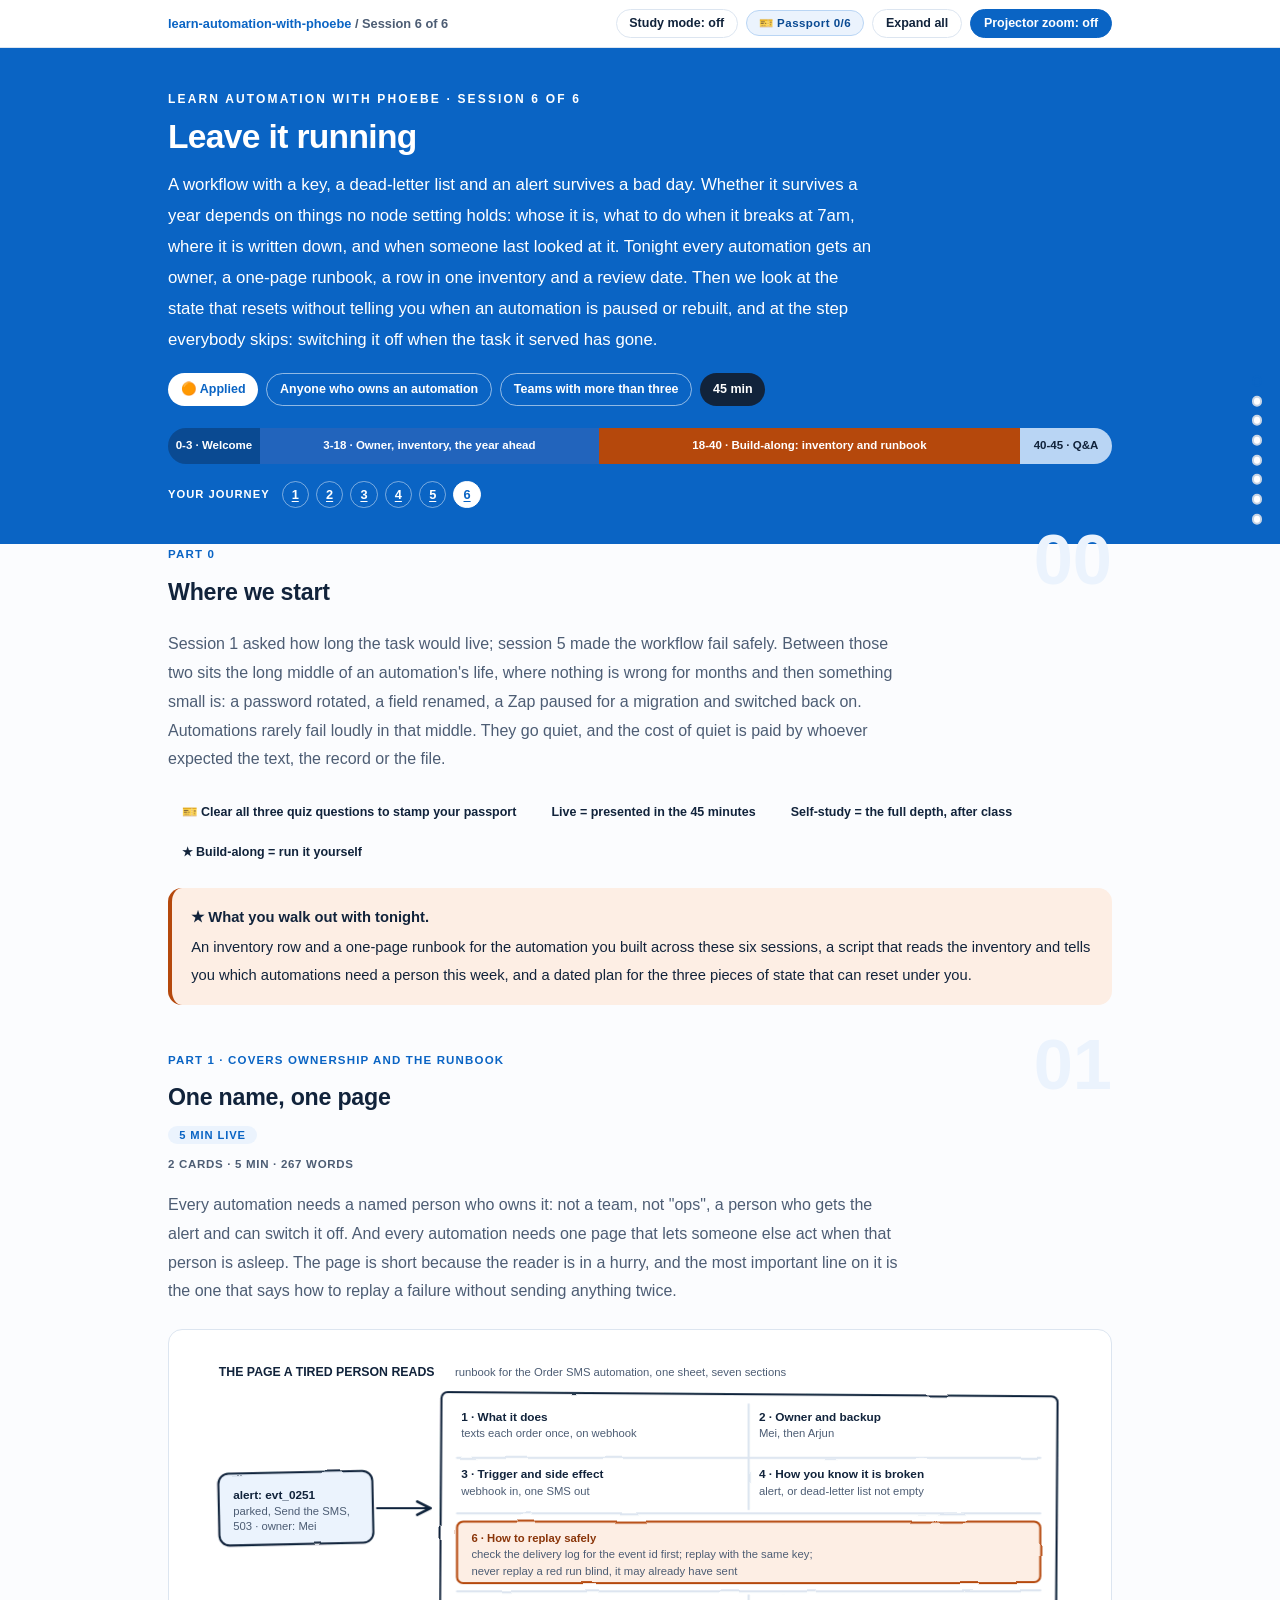
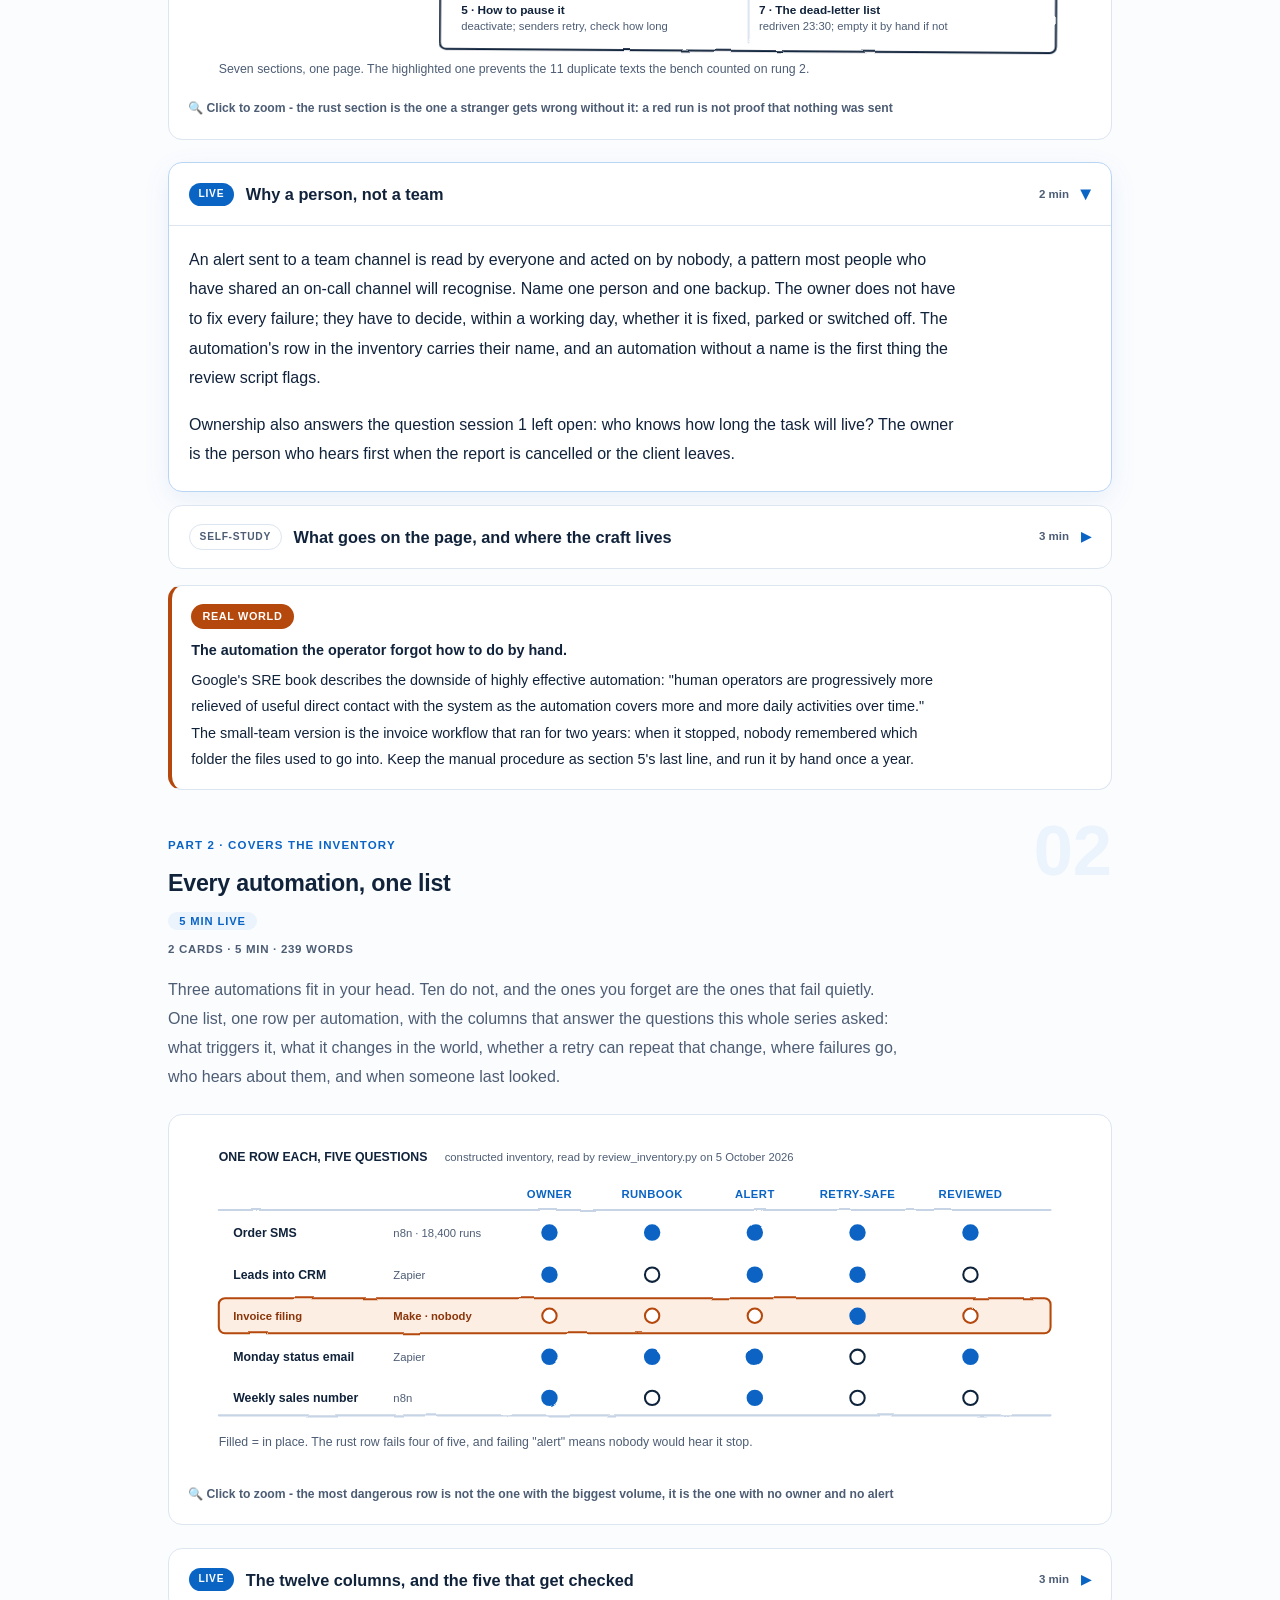
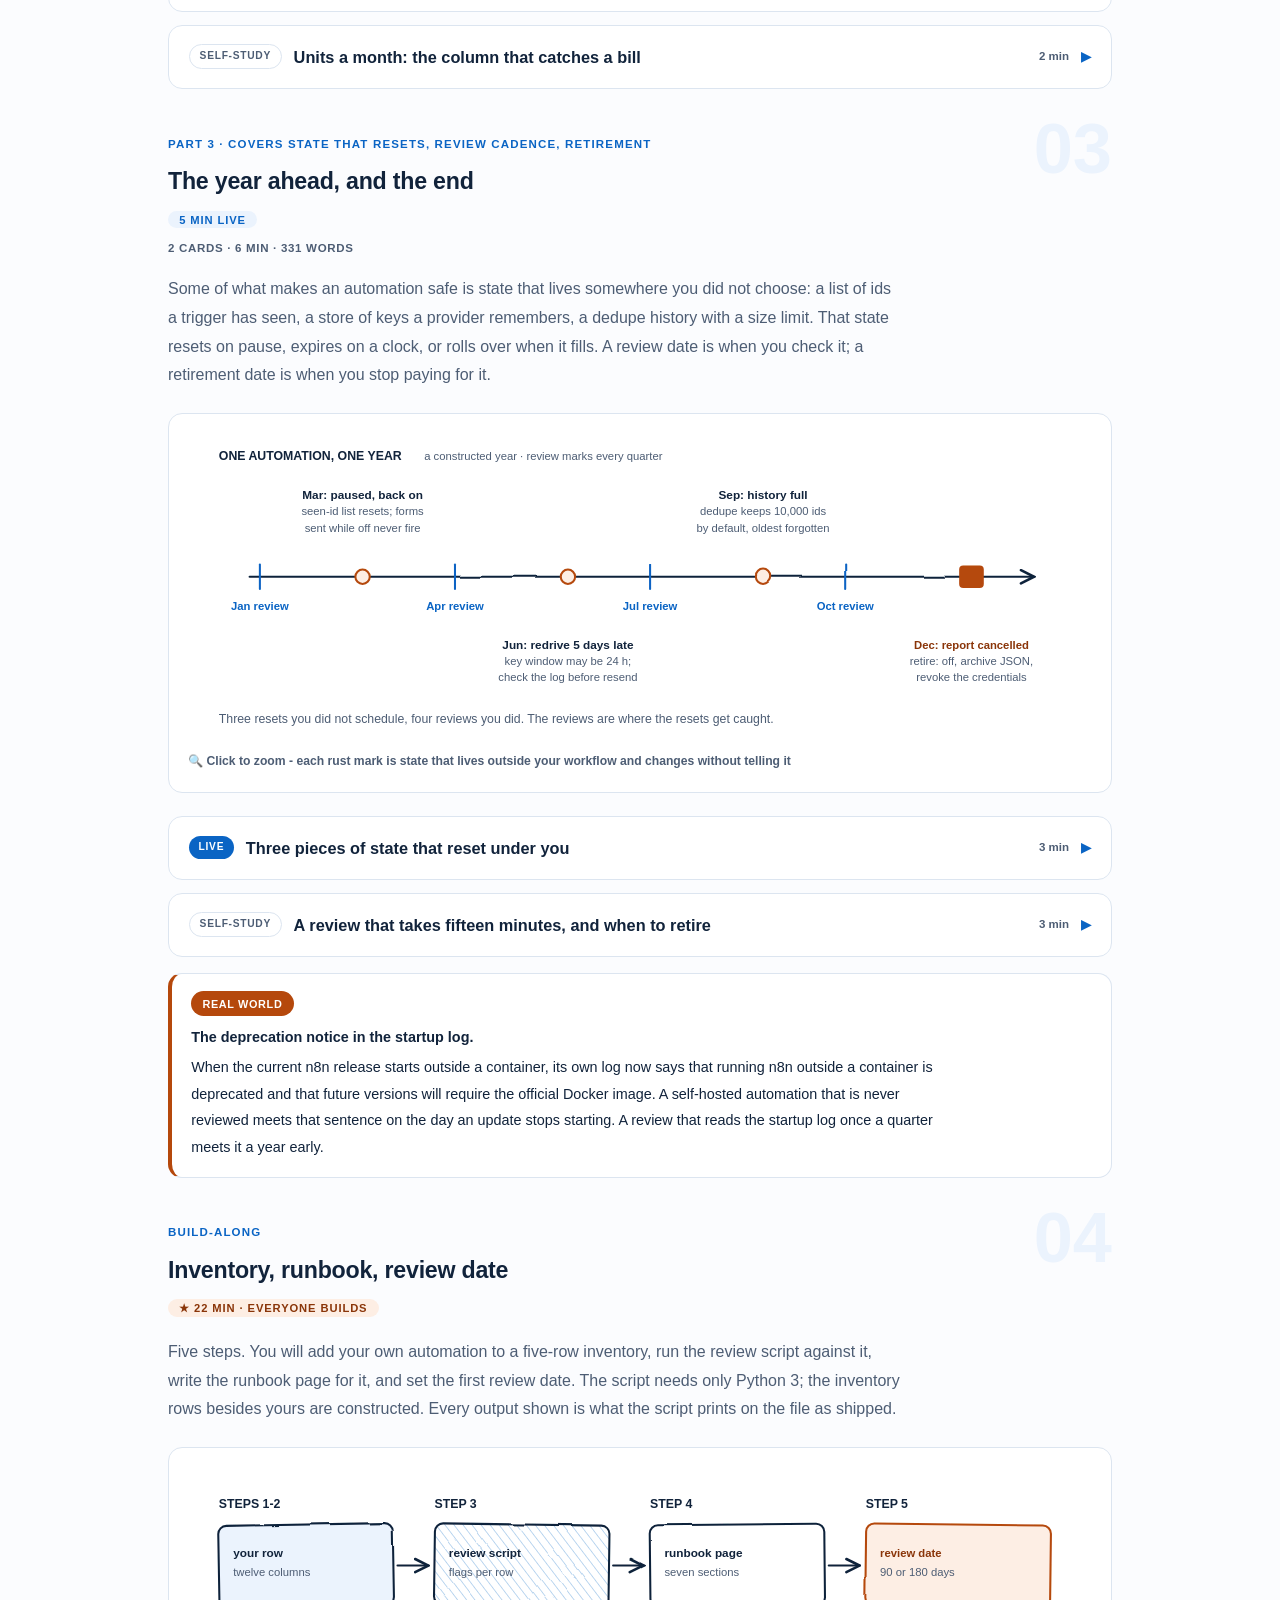
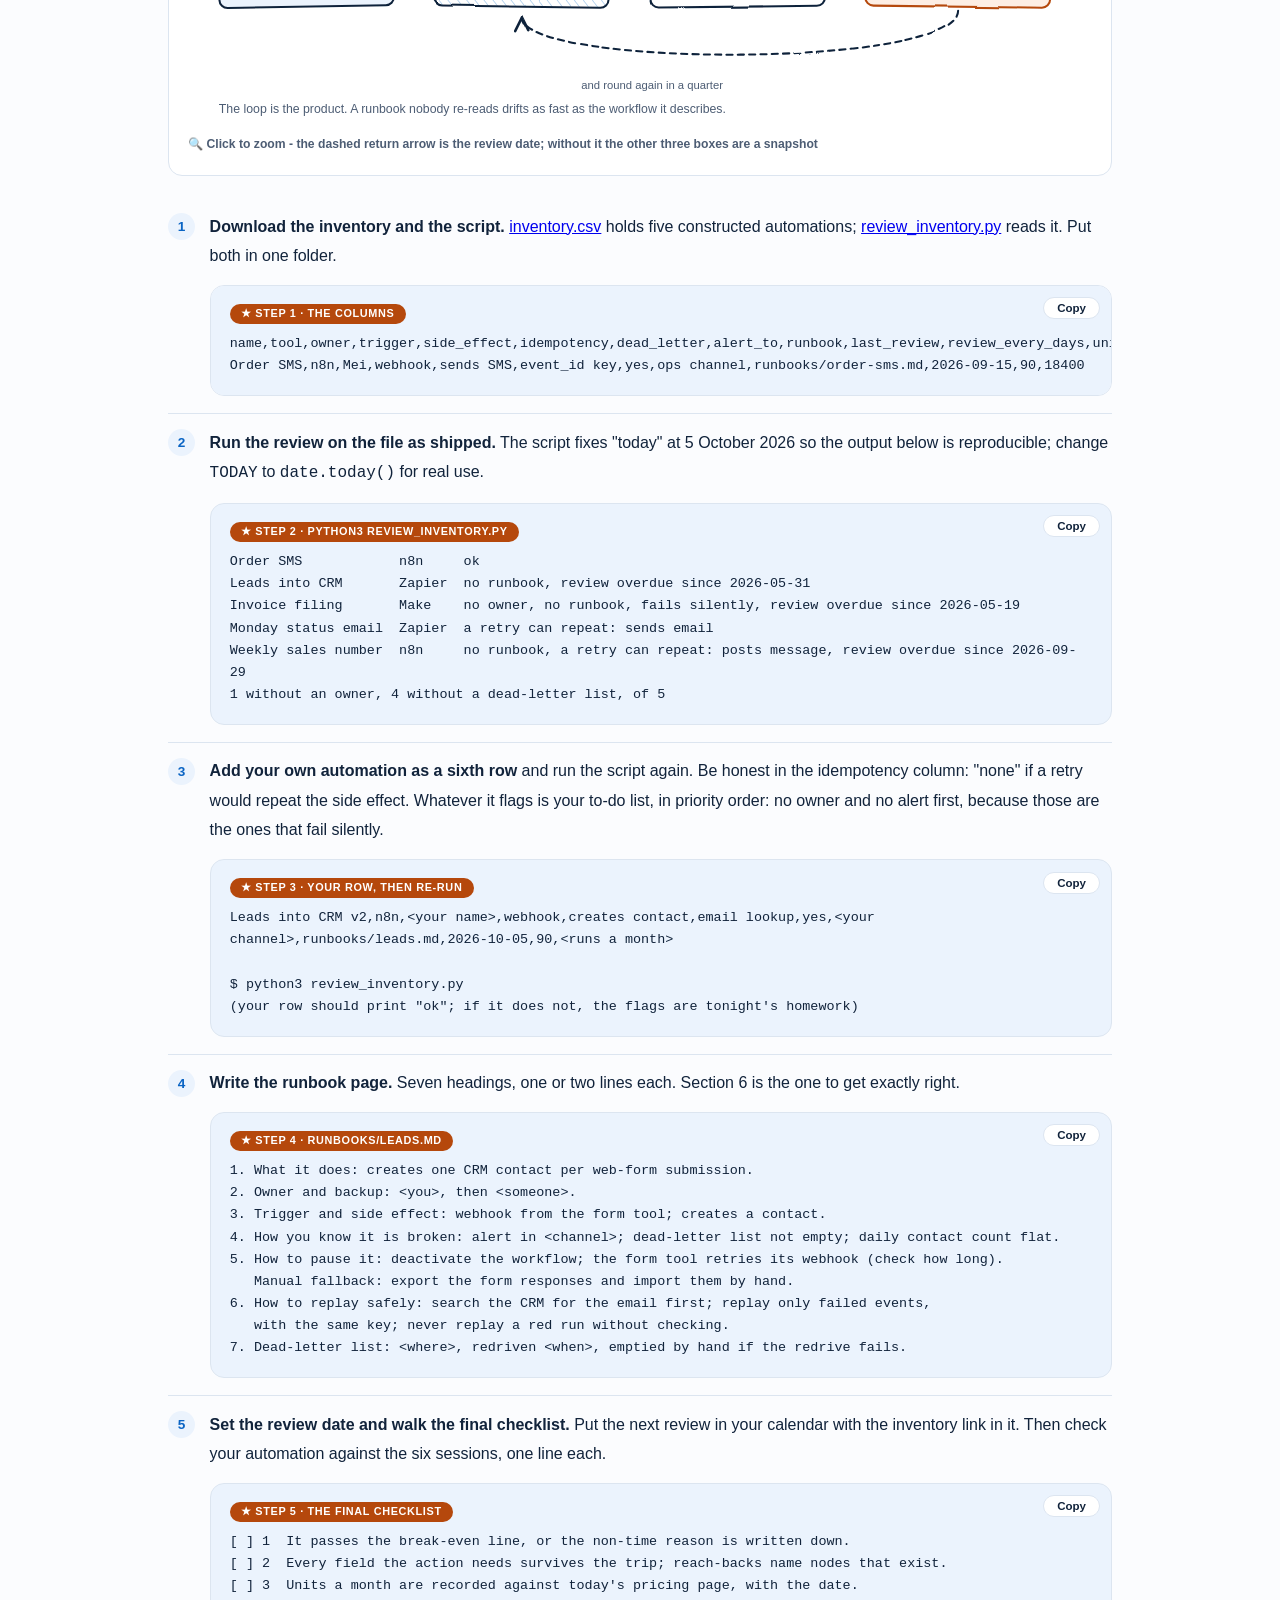
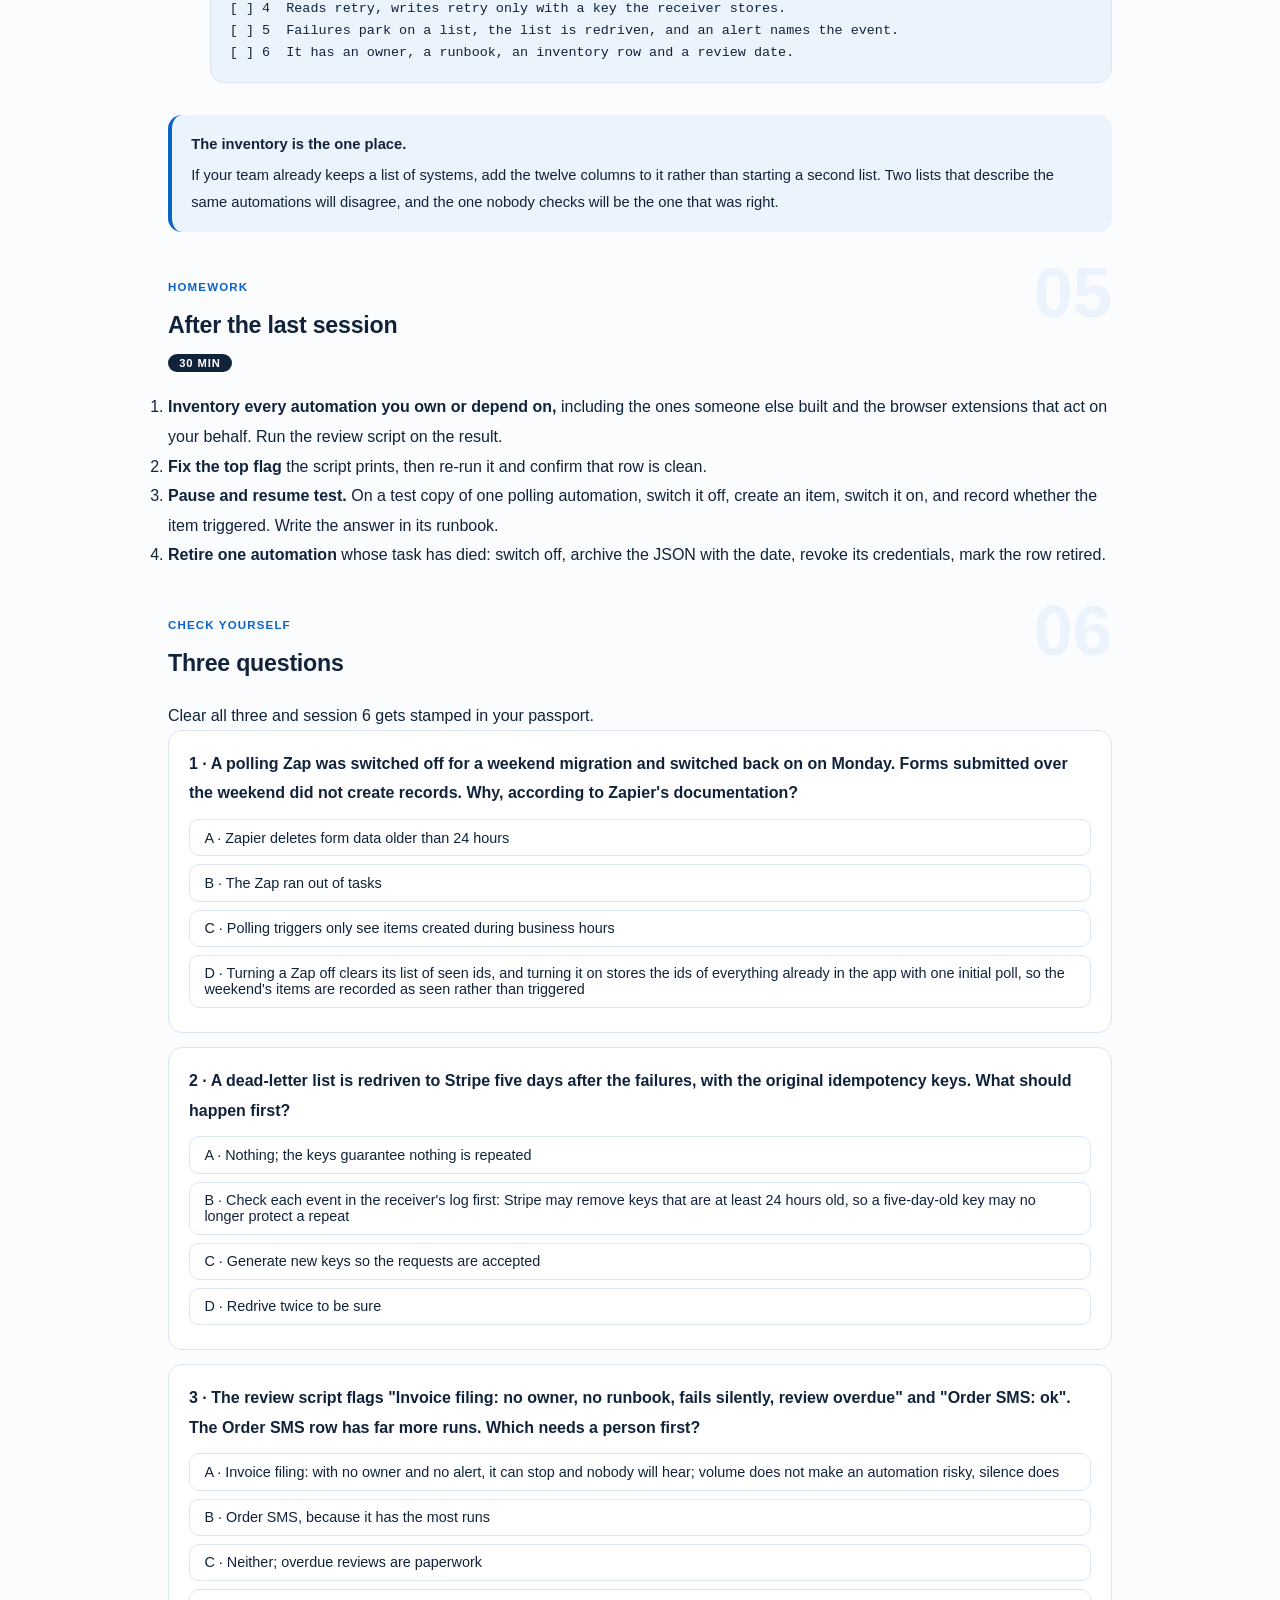
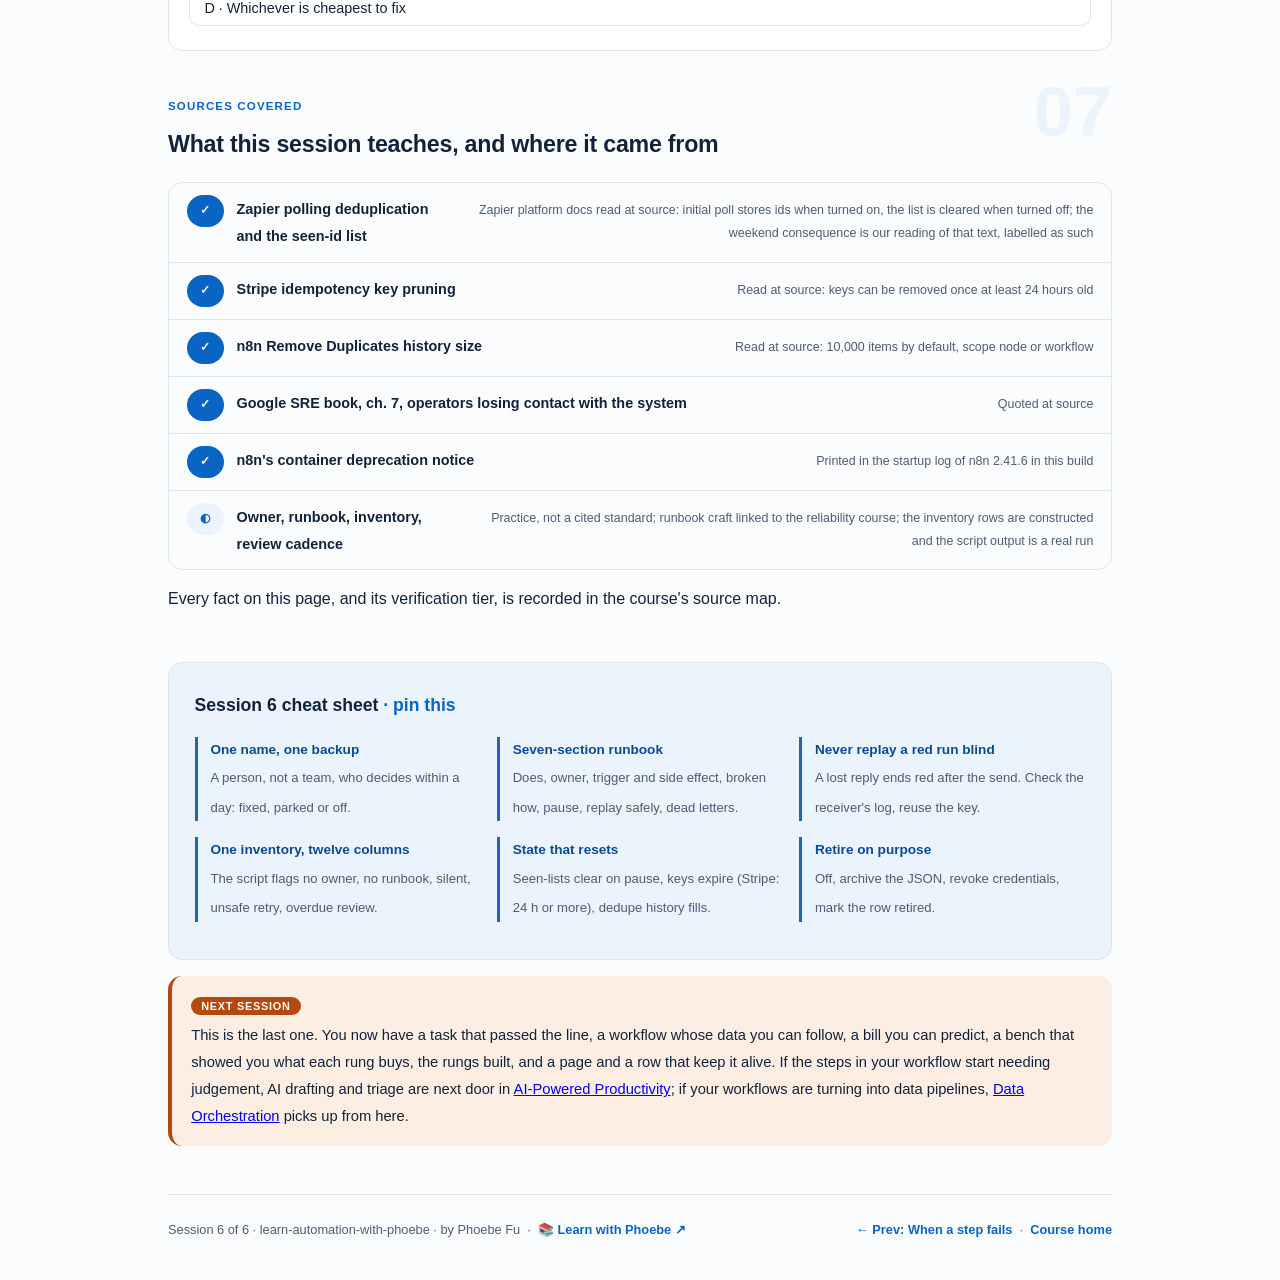
<file: courses/06-leave-it-running.html>
<!DOCTYPE html>
<html lang="en">
<head>
<meta charset="UTF-8">
<meta name="viewport" content="width=device-width, initial-scale=1.0">
<!-- social:start -->
<meta name="description" content="Session 6 of 6. An automation you can leave alone has an owner, a one-page runbook, a row in an inventory and a review date. The state that silently resets when you pause it, the key windows that expire, and how to retire an automation when its task dies.">
<meta property="og:type" content="article">
<meta property="og:site_name" content="Learn with Phoebe">
<meta property="og:title" content="Leave it running - learn automation with phoebe">
<meta property="og:description" content="Session 6 of 6. Owner, runbook, inventory, review date: the four things that keep a working automation working.">
<meta property="og:url" content="https://phoebefu6.github.io/learn-automation-with-phoebe/courses/06-leave-it-running.html">
<meta property="og:image" content="https://phoebefu6.github.io/learn-automation-with-phoebe/assets/og-cover.png">
<meta property="og:image:width" content="1200">
<meta property="og:image:height" content="630">
<meta name="twitter:card" content="summary_large_image">
<meta name="twitter:title" content="Leave it running - learn automation with phoebe">
<meta name="twitter:description" content="Session 6 of 6. The inventory that finds the automation nobody owns.">
<meta name="twitter:image" content="https://phoebefu6.github.io/learn-automation-with-phoebe/assets/og-cover.png">
<!-- social:end -->
<title>Session 6 · Leave it running - learn automation with phoebe</title>
<link rel="stylesheet" href="../assets/style.css?v=20">
</head>
<body>

<div class="toolbar">
  <div class="wrap">
    <span class="crumb"><a href="../index.html">learn-automation-with-phoebe</a> / Session 6 of 6</span>
    <button class="btn" id="toggle-all" type="button">Expand all</button>
    <button class="btn primary" id="zoom-toggle" type="button">Projector zoom: off</button>
  </div>
</div>

<header class="masthead">
  <div class="wrap">
    <div class="eyebrow">Learn Automation with Phoebe · Session 6 of 6</div>
    <h1>Leave it <span class="accent">running</span></h1>
    <p class="sub">A workflow with a key, a dead-letter list and an alert survives a bad day. Whether it survives a year depends on things no node setting holds: whose it is, what to do when it breaks at 7am, where it is written down, and when someone last looked at it. Tonight every automation gets an owner, a one-page runbook, a row in one inventory and a review date. Then we look at the state that resets without telling you when an automation is paused or rebuilt, and at the step everybody skips: switching it off when the task it served has gone.</p>
    <div class="chip-row">
      <span class="chip level">🟠 Applied</span>
      <span class="chip audience">Anyone who owns an automation</span>
      <span class="chip audience">Teams with more than three</span>
      <span class="chip time">45 min</span>
    </div>
    <div class="agenda">
      <span class="a1" style="flex:1">0-3 · Welcome</span>
      <span class="a2" style="flex:4">3-18 · Owner, inventory, the year ahead</span>
      <span class="a3" style="flex:5">18-40 · Build-along: inventory and runbook</span>
      <span class="a4" style="flex:1">40-45 · Q&amp;A</span>
    </div>
  </div>
</header>

<main class="wrap">

  <section class="section" id="intro">
    <div class="section-kicker">
      <span class="klabel">Part 0</span>
      <h2>Where we start</h2>
    </div>
    <p class="lede">Session 1 asked how long the task would live; session 5 made the workflow fail safely. Between those two sits the long middle of an automation's life, where nothing is wrong for months and then something small is: a password rotated, a field renamed, a Zap paused for a migration and switched back on. Automations rarely fail loudly in that middle. They go quiet, and the cost of quiet is paid by whoever expected the text, the record or the file.</p>

    <div class="legend">
      <span class="pill">🎫 Clear all three quiz questions to stamp your passport</span>
      <span class="pill">Live = presented in the 45 minutes</span>
      <span class="pill">Self-study = the full depth, after class</span>
      <span class="pill">★ Build-along = run it yourself</span>
    </div>

    <div class="callout win">
      <p><strong>★ What you walk out with tonight.</strong> An inventory row and a one-page runbook for the automation you built across these six sessions, a script that reads the inventory and tells you which automations need a person this week, and a dated plan for the three pieces of state that can reset under you.</p>
    </div>
  </section>

  <section class="section" id="part-1">
    <div class="section-kicker">
      <span class="klabel">Part 1 · covers ownership and the runbook</span>
      <h2>One name, one page</h2>
      <span class="tag concept">5 min live</span>
    </div>
    <p class="lede">Every automation needs a named person who owns it: not a team, not "ops", a person who gets the alert and can switch it off. And every automation needs one page that lets someone else act when that person is asleep. The page is short because the reader is in a hurry, and the most important line on it is the one that says how to replay a failure without sending anything twice.</p>

    <figure class="zoomable">
      <svg viewBox="0 0 880 330" xmlns="http://www.w3.org/2000/svg" role="img" aria-label="A one-page runbook for the Order SMS automation, sketched as a sheet with seven sections: what it does, owner and backup, trigger and side effect, how you know it is broken, how to pause it, how to replay safely, and where the dead-letter list is. The replay section is highlighted: use the event id as the key, check the delivery log first, never replay a red run blind. An arrow from the alert on the left leads into the page.">
        <defs>
          <filter id="s6aSk" x="-3%" y="-3%" width="106%" height="106%"><feTurbulence type="fractalNoise" baseFrequency="0.02" numOctaves="2" seed="83" result="n"/><feDisplacementMap in="SourceGraphic" in2="n" scale="2.4" xChannelSelector="R" yChannelSelector="G"/></filter>
          <pattern id="s6aHc" patternUnits="userSpaceOnUse" width="7" height="7" patternTransform="rotate(-38)"><line x1="0" y1="0" x2="0" y2="7" stroke="#0A64C4" stroke-width="1" opacity=".5"/></pattern>
          <marker id="s6aAr" viewBox="0 0 10 10" refX="9" refY="5" markerWidth="8" markerHeight="8" orient="auto"><path d="M1 1 L9 5 L1 9" fill="none" stroke="#11233B" stroke-width="1.6" stroke-linecap="round"/></marker>
        </defs>
        <style>
          .s6aH { font: 800 12px Inter, sans-serif; fill: #11233B; }
          .s6aL { font: 700 11.5px Inter, sans-serif; fill: #11233B; }
          .s6aS { font: 400 11px Inter, sans-serif; fill: #4D5D74; }
          .s6aB { font: 800 11px Inter, sans-serif; fill: #8A3509; }
          .s6aN { font: 400 12px Inter, sans-serif; fill: #4D5D74; }
        </style>

        <text class="s6aH" x="30" y="26">THE PAGE A TIRED PERSON READS</text>
        <text class="s6aS" x="260" y="26">runbook for the Order SMS automation, one sheet, seven sections</text>

        <g filter="url(#s6aSk)" fill="none" stroke="#11233B" stroke-width="2" stroke-linecap="round" stroke-linejoin="round">
          <!-- the alert -->
          <rect x="30" y="120" width="150" height="70" rx="10" transform="rotate(-1.2 105 155)" fill="#EBF3FD"/>
          <path d="M184 155 L236 155" marker-end="url(#s6aAr)"/>
          <!-- the sheet -->
          <rect x="246" y="44" width="600" height="250" rx="6" transform="rotate(0.4 546 169)" fill="#FFFFFF"/>
          <path d="M262 106 L830 106" stroke="#DCE5F0"/>
          <path d="M262 160 L830 160" stroke="#DCE5F0"/>
          <path d="M262 236 L830 236" stroke="#DCE5F0"/>
          <path d="M546 54 L546 156" stroke="#DCE5F0"/>
          <path d="M546 240 L546 286" stroke="#DCE5F0"/>
          <!-- the highlighted replay section -->
          <rect x="262" y="168" width="568" height="60" rx="6" fill="#FDEEE4" stroke="#B5480C"/>
        </g>

        <text class="s6aL" x="44" y="146">alert: evt_0251</text>
        <text class="s6aS" x="44" y="162">parked, Send the SMS,</text>
        <text class="s6aS" x="44" y="176">503 · owner: Mei</text>

        <text class="s6aL" x="266" y="70">1 · What it does</text>
        <text class="s6aS" x="266" y="86">texts each order once, on webhook</text>
        <text class="s6aL" x="556" y="70">2 · Owner and backup</text>
        <text class="s6aS" x="556" y="86">Mei, then Arjun</text>
        <text class="s6aL" x="266" y="126">3 · Trigger and side effect</text>
        <text class="s6aS" x="266" y="142">webhook in, one SMS out</text>
        <text class="s6aL" x="556" y="126">4 · How you know it is broken</text>
        <text class="s6aS" x="556" y="142">alert, or dead-letter list not empty</text>
        <text class="s6aB" x="276" y="188">6 · How to replay safely</text>
        <text class="s6aS" x="276" y="204">check the delivery log for the event id first; replay with the same key;</text>
        <text class="s6aS" x="276" y="220">never replay a red run blind, it may already have sent</text>
        <text class="s6aL" x="266" y="258">5 · How to pause it</text>
        <text class="s6aS" x="266" y="274">deactivate; senders retry, check how long</text>
        <text class="s6aL" x="556" y="258">7 · The dead-letter list</text>
        <text class="s6aS" x="556" y="274">redriven 23:30; empty it by hand if not</text>

        <text class="s6aN" x="30" y="316">Seven sections, one page. The highlighted one prevents the 11 duplicate texts the bench counted on rung 2.</text>
      </svg>
      <figcaption>🔍 Click to zoom - the rust section is the one a stranger gets wrong without it: a red run is not proof that nothing was sent</figcaption>
    </figure>

    <details class="card" open>
      <summary><span class="mode live">Live</span>Why a person, not a team<span class="mini">2 min</span><span class="caret">▶</span></summary>
      <div class="body">
        <p>An alert sent to a team channel is read by everyone and acted on by nobody, a pattern most people who have shared an on-call channel will recognise. Name one person and one backup. The owner does not have to fix every failure; they have to decide, within a working day, whether it is fixed, parked or switched off. The automation's row in the inventory carries their name, and an automation without a name is the first thing the review script flags.</p>
        <p>Ownership also answers the question session 1 left open: who knows how long the task will live? The owner is the person who hears first when the report is cancelled or the client leaves.</p>
      </div>
    </details>

    <details class="card">
      <summary><span class="mode self">Self-study</span>What goes on the page, and where the craft lives<span class="mini">3 min</span><span class="caret">▶</span></summary>
      <div class="body">
        <p>Seven sections are enough for a no-code workflow: what it does in one line; owner and backup; the trigger and every side effect; how you know it is broken (the alert, an empty or non-empty dead-letter list, a daily count that stops moving); how to pause it, and what happens to events while it is paused; how to replay safely; and where the dead-letter list is and when it is redriven.</p>
        <p>"How to replay safely" deserves its own line because the executions list misleads. A lost reply ends red after the message has gone, and the bench counted 11 runs like that on one day. The rule for the page: look the event id up in the receiver's log first, and replay only with the same idempotency key. Writing runbooks that a tired person can follow is a craft of its own, taught in depth in the <a href="https://phoebefu6.github.io/learn-data-reliability-with-phoebe/courses/b4-runbooks.html">reliability course's runbooks session</a>.</p>
      </div>
    </details>

    <div class="callout example">
      <span class="ex-pill">Real world</span>
      <p><strong>The automation the operator forgot how to do by hand.</strong> Google's SRE book describes the downside of highly effective automation: "human operators are progressively more relieved of useful direct contact with the system as the automation covers more and more daily activities over time." The small-team version is the invoice workflow that ran for two years: when it stopped, nobody remembered which folder the files used to go into. Keep the manual procedure as section 5's last line, and run it by hand once a year.</p>
    </div>
  </section>

  <section class="section" id="part-2">
    <div class="section-kicker">
      <span class="klabel">Part 2 · covers the inventory</span>
      <h2>Every automation, one list</h2>
      <span class="tag concept">5 min live</span>
    </div>
    <p class="lede">Three automations fit in your head. Ten do not, and the ones you forget are the ones that fail quietly. One list, one row per automation, with the columns that answer the questions this whole series asked: what triggers it, what it changes in the world, whether a retry can repeat that change, where failures go, who hears about them, and when someone last looked.</p>

    <figure class="zoomable">
      <svg viewBox="0 0 880 330" xmlns="http://www.w3.org/2000/svg" role="img" aria-label="A hand-drawn inventory sheet with five automations as rows and five check columns: owner, runbook, alert, retry-safe and reviewed on time. Order SMS passes all five. Leads into CRM misses runbook and review. Invoice filing misses owner, runbook, alert and review and is circled as the most urgent. Monday status email is not retry-safe. Weekly sales number misses runbook, retry safety and review. Constructed rows.">
        <defs>
          <filter id="s6bSk" x="-3%" y="-3%" width="106%" height="106%"><feTurbulence type="fractalNoise" baseFrequency="0.02" numOctaves="2" seed="89" result="n"/><feDisplacementMap in="SourceGraphic" in2="n" scale="2.4" xChannelSelector="R" yChannelSelector="G"/></filter>
          <pattern id="s6bHc" patternUnits="userSpaceOnUse" width="7" height="7" patternTransform="rotate(-38)"><line x1="0" y1="0" x2="0" y2="7" stroke="#0A64C4" stroke-width="1" opacity=".5"/></pattern>
        </defs>
        <style>
          .s6bH { font: 800 12px Inter, sans-serif; fill: #11233B; }
          .s6bL { font: 600 12px Inter, sans-serif; fill: #11233B; }
          .s6bS { font: 400 11px Inter, sans-serif; fill: #4D5D74; }
          .s6bB { font: 800 11px Inter, sans-serif; fill: #8A3509; }
          .s6bA { font: 700 11px Inter, sans-serif; fill: #0A64C4; letter-spacing: .04em; }
          .s6bN { font: 400 12px Inter, sans-serif; fill: #4D5D74; }
        </style>

        <text class="s6bH" x="30" y="26">ONE ROW EACH, FIVE QUESTIONS</text>
        <text class="s6bS" x="250" y="26">constructed inventory, read by review_inventory.py on 5 October 2026</text>

        <text class="s6bA" x="352" y="62" text-anchor="middle">OWNER</text>
        <text class="s6bA" x="452" y="62" text-anchor="middle">RUNBOOK</text>
        <text class="s6bA" x="552" y="62" text-anchor="middle">ALERT</text>
        <text class="s6bA" x="652" y="62" text-anchor="middle">RETRY-SAFE</text>
        <text class="s6bA" x="762" y="62" text-anchor="middle">REVIEWED</text>

        <g filter="url(#s6bSk)" fill="none" stroke="#11233B" stroke-width="2" stroke-linecap="round" stroke-linejoin="round">
          <path d="M30 74 L840 74" stroke="#C7D4E5"/>
          <path d="M30 274 L840 274" stroke="#C7D4E5"/>
          <!-- row 3 highlight -->
          <rect x="30" y="160" width="810" height="34" rx="6" fill="#FDEEE4" stroke="#B5480C"/>
          <!-- passes: filled circles; misses: open circles -->
          <circle cx="352" cy="96" r="7" fill="#0A64C4" stroke="#0A64C4"/><circle cx="452" cy="96" r="7" fill="#0A64C4" stroke="#0A64C4"/><circle cx="552" cy="96" r="7" fill="#0A64C4" stroke="#0A64C4"/><circle cx="652" cy="96" r="7" fill="#0A64C4" stroke="#0A64C4"/><circle cx="762" cy="96" r="7" fill="#0A64C4" stroke="#0A64C4"/>
          <circle cx="352" cy="137" r="7" fill="#0A64C4" stroke="#0A64C4"/><circle cx="452" cy="137" r="7" fill="#FFFFFF"/><circle cx="552" cy="137" r="7" fill="#0A64C4" stroke="#0A64C4"/><circle cx="652" cy="137" r="7" fill="#0A64C4" stroke="#0A64C4"/><circle cx="762" cy="137" r="7" fill="#FFFFFF"/>
          <circle cx="352" cy="177" r="7" fill="#FFFFFF" stroke="#B5480C"/><circle cx="452" cy="177" r="7" fill="#FFFFFF" stroke="#B5480C"/><circle cx="552" cy="177" r="7" fill="#FFFFFF" stroke="#B5480C"/><circle cx="652" cy="177" r="7" fill="#0A64C4" stroke="#0A64C4"/><circle cx="762" cy="177" r="7" fill="#FFFFFF" stroke="#B5480C"/>
          <circle cx="352" cy="217" r="7" fill="#0A64C4" stroke="#0A64C4"/><circle cx="452" cy="217" r="7" fill="#0A64C4" stroke="#0A64C4"/><circle cx="552" cy="217" r="7" fill="#0A64C4" stroke="#0A64C4"/><circle cx="652" cy="217" r="7" fill="#FFFFFF"/><circle cx="762" cy="217" r="7" fill="#0A64C4" stroke="#0A64C4"/>
          <circle cx="352" cy="257" r="7" fill="#0A64C4" stroke="#0A64C4"/><circle cx="452" cy="257" r="7" fill="#FFFFFF"/><circle cx="552" cy="257" r="7" fill="#0A64C4" stroke="#0A64C4"/><circle cx="652" cy="257" r="7" fill="#FFFFFF"/><circle cx="762" cy="257" r="7" fill="#FFFFFF"/>
        </g>

        <text class="s6bL" x="44" y="100">Order SMS</text>
        <text class="s6bS" x="200" y="100">n8n · 18,400 runs</text>
        <text class="s6bL" x="44" y="141">Leads into CRM</text>
        <text class="s6bS" x="200" y="141">Zapier</text>
        <text class="s6bB" x="44" y="181">Invoice filing</text>
        <text class="s6bB" x="200" y="181">Make · nobody</text>
        <text class="s6bL" x="44" y="221">Monday status email</text>
        <text class="s6bS" x="200" y="221">Zapier</text>
        <text class="s6bL" x="44" y="261">Weekly sales number</text>
        <text class="s6bS" x="200" y="261">n8n</text>

        <text class="s6bN" x="30" y="304">Filled = in place. The rust row fails four of five, and failing "alert" means nobody would hear it stop.</text>
      </svg>
      <figcaption>🔍 Click to zoom - the most dangerous row is not the one with the biggest volume, it is the one with no owner and no alert</figcaption>
    </figure>

    <details class="card">
      <summary><span class="mode live">Live</span>The twelve columns, and the five that get checked<span class="mini">3 min</span><span class="caret">▶</span></summary>
      <div class="body">
        <p>The inventory has twelve columns: name, tool, owner, trigger, side effect, idempotency, dead letter, alert to, runbook, last review, review every (days), units a month. The review script checks five things from them: is there an owner, is there a runbook, does a failure reach a person, can a retry repeat the side effect (a side effect with no idempotency), and is the review overdue. Each check maps to one session: the owner and runbook to tonight, the alert and dead letter to session 5, idempotency to sessions 4 and 5, units to session 3, and the review date back to session 1's question about lifetime.</p>
        <p>Keep it in one place everybody can read: a sheet, a CSV in a repository, a database table. Two lists will disagree within a quarter, and the automation that is missing from the one people check is the one that will fail unnoticed.</p>
      </div>
    </details>

    <details class="card">
      <summary><span class="mode self">Self-study</span>Units a month: the column that catches a bill<span class="mini">2 min</span><span class="caret">▶</span></summary>
      <div class="body">
        <p>The bench's dead-letter rung ran 613 executions on one day, about 18,400 a month, which is the number on the Order SMS row. On per-execution billing that sits above n8n's Starter plan as read on 5 October 2026; on Zapier, the same workflow's 714 tasks a day would be about 21,000 a month. Recording units next to the automation means the review notices a tier change before the invoice does. Re-read the pricing page at each review: prices and units change (Make moved from operations to credits on 27 August).</p>
      </div>
    </details>
  </section>

  <section class="section" id="part-3">
    <div class="section-kicker">
      <span class="klabel">Part 3 · covers state that resets, review cadence, retirement</span>
      <h2>The year ahead, and the end</h2>
      <span class="tag concept">5 min live</span>
    </div>
    <p class="lede">Some of what makes an automation safe is state that lives somewhere you did not choose: a list of ids a trigger has seen, a store of keys a provider remembers, a dedupe history with a size limit. That state resets on pause, expires on a clock, or rolls over when it fills. A review date is when you check it; a retirement date is when you stop paying for it.</p>

    <figure class="zoomable">
      <svg viewBox="0 0 880 300" xmlns="http://www.w3.org/2000/svg" role="img" aria-label="One automation's year on a hand-drawn rail. Quarterly review marks in January, April, July and October. In March the Zap is paused for a migration and switched back on, and the seen-id list resets: forms submitted while it was off are cached as already seen. In June a dead-letter redrive runs five days late, past a 24-hour key window. In September the dedupe history passes 10,000 items and forgets the oldest. In December the report it served is cancelled and the automation is retired.">
        <defs>
          <filter id="s6cSk" x="-3%" y="-3%" width="106%" height="106%"><feTurbulence type="fractalNoise" baseFrequency="0.02" numOctaves="2" seed="97" result="n"/><feDisplacementMap in="SourceGraphic" in2="n" scale="2.4" xChannelSelector="R" yChannelSelector="G"/></filter>
          <marker id="s6cAr" viewBox="0 0 10 10" refX="9" refY="5" markerWidth="8" markerHeight="8" orient="auto"><path d="M1 1 L9 5 L1 9" fill="none" stroke="#11233B" stroke-width="1.6" stroke-linecap="round"/></marker>
        </defs>
        <style>
          .s6cH { font: 800 12px Inter, sans-serif; fill: #11233B; }
          .s6cL { font: 700 11.5px Inter, sans-serif; fill: #11233B; }
          .s6cS { font: 400 11px Inter, sans-serif; fill: #4D5D74; }
          .s6cB { font: 800 11px Inter, sans-serif; fill: #8A3509; }
          .s6cA { font: 700 11px Inter, sans-serif; fill: #0A64C4; }
          .s6cN { font: 400 12px Inter, sans-serif; fill: #4D5D74; }
        </style>

        <text class="s6cH" x="30" y="26">ONE AUTOMATION, ONE YEAR</text>
        <text class="s6cS" x="230" y="26">a constructed year · review marks every quarter</text>

        <g filter="url(#s6cSk)" fill="none" stroke="#11233B" stroke-width="2" stroke-linecap="round" stroke-linejoin="round">
          <path d="M60 140 L824 140" marker-end="url(#s6cAr)"/>
          <!-- quarterly review ticks -->
          <path d="M70 128 L70 152" stroke="#0A64C4"/>
          <path d="M260 128 L260 152" stroke="#0A64C4"/>
          <path d="M450 128 L450 152" stroke="#0A64C4"/>
          <path d="M640 128 L640 152" stroke="#0A64C4"/>
          <!-- event dots -->
          <circle cx="170" cy="140" r="7" fill="#FDEEE4" stroke="#B5480C"/>
          <circle cx="370" cy="140" r="7" fill="#FDEEE4" stroke="#B5480C"/>
          <circle cx="560" cy="140" r="7" fill="#FDEEE4" stroke="#B5480C"/>
          <rect x="752" y="130" width="22" height="20" rx="3" fill="#B5480C" stroke="#B5480C"/>
        </g>

        <text class="s6cA" x="70" y="172" text-anchor="middle">Jan review</text>
        <text class="s6cA" x="260" y="172" text-anchor="middle">Apr review</text>
        <text class="s6cA" x="450" y="172" text-anchor="middle">Jul review</text>
        <text class="s6cA" x="640" y="172" text-anchor="middle">Oct review</text>

        <text class="s6cL" x="170" y="64" text-anchor="middle">Mar: paused, back on</text>
        <text class="s6cS" x="170" y="80" text-anchor="middle">seen-id list resets; forms</text>
        <text class="s6cS" x="170" y="96" text-anchor="middle">sent while off never fire</text>

        <text class="s6cL" x="370" y="210" text-anchor="middle">Jun: redrive 5 days late</text>
        <text class="s6cS" x="370" y="226" text-anchor="middle">key window may be 24 h;</text>
        <text class="s6cS" x="370" y="242" text-anchor="middle">check the log before resend</text>

        <text class="s6cL" x="560" y="64" text-anchor="middle">Sep: history full</text>
        <text class="s6cS" x="560" y="80" text-anchor="middle">dedupe keeps 10,000 ids</text>
        <text class="s6cS" x="560" y="96" text-anchor="middle">by default, oldest forgotten</text>

        <text class="s6cB" x="763" y="210" text-anchor="middle">Dec: report cancelled</text>
        <text class="s6cS" x="763" y="226" text-anchor="middle">retire: off, archive JSON,</text>
        <text class="s6cS" x="763" y="242" text-anchor="middle">revoke the credentials</text>

        <text class="s6cN" x="30" y="282">Three resets you did not schedule, four reviews you did. The reviews are where the resets get caught.</text>
      </svg>
      <figcaption>🔍 Click to zoom - each rust mark is state that lives outside your workflow and changes without telling it</figcaption>
    </figure>

    <details class="card">
      <summary><span class="mode live">Live</span>Three pieces of state that reset under you<span class="mini">3 min</span><span class="caret">▶</span></summary>
      <div class="body">
        <p><strong>A polling trigger's seen-list.</strong> Zapier's platform documentation says that when a polling Zap is first turned on, Zapier makes an initial call to the app and stores each item's id, and when the Zap is turned off, "that list is cleared." Read together, switching a polling Zap off and on again re-learns everything currently in the app as already seen, so items created while it was off do not trigger. Test it on your own Zap before you rely on it, and after any pause, replay the gap deliberately.</p>
        <p><strong>A provider's key window.</strong> Stripe says idempotency keys can be removed once they are at least 24 hours old, after which a repeat with the same key is treated as a new request. A dead-letter list redriven the same night is protected by its keys; one redriven five days later may not be. Check the receiver's log for each event before a late redrive.</p>
        <p><strong>A dedupe history with a size.</strong> n8n's Remove Duplicates node keeps 10,000 items by default when it remembers values across executions. A busy workflow rolls past that and forgets the oldest ids; a very late duplicate then gets through.</p>
      </div>
    </details>

    <details class="card">
      <summary><span class="mode self">Self-study</span>A review that takes fifteen minutes, and when to retire<span class="mini">3 min</span><span class="caret">▶</span></summary>
      <div class="body">
        <p>Every 90 days for anything that touches customers, every 180 for internal chores: read the last month of failures and the dead-letter list; check the connection and credentials are still valid; re-read the pricing page and update units a month; confirm the owner is still the owner; ask the owner whether the task still exists. Write the date in the inventory. The <a href="https://phoebefu6.github.io/learn-pkm-with-phoebe/">PKM course</a> has the habit side of a review that actually happens.</p>
        <p>Retire an automation when its task has died, when it fails the break-even line on the numbers you now have, or when nobody will own it. Retiring is four steps: switch it off; export and archive its JSON with the date; revoke the credentials and webhook URLs it held; mark the row retired rather than deleting it, so the next person can see it existed.</p>
      </div>
    </details>

    <div class="callout example">
      <span class="ex-pill">Real world</span>
      <p><strong>The deprecation notice in the startup log.</strong> When the current n8n release starts outside a container, its own log now says that running n8n outside a container is deprecated and that future versions will require the official Docker image. A self-hosted automation that is never reviewed meets that sentence on the day an update stops starting. A review that reads the startup log once a quarter meets it a year early.</p>
    </div>
  </section>

  <section class="section" id="demo-1">
    <div class="section-kicker">
      <span class="klabel">Build-along</span>
      <h2>Inventory, runbook, review date</h2>
      <span class="tag demo">★ 22 min · everyone builds</span>
    </div>
    <p class="lede">Five steps. You will add your own automation to a five-row inventory, run the review script against it, write the runbook page for it, and set the first review date. The script needs only Python 3; the inventory rows besides yours are constructed. Every output shown is what the script prints on the file as shipped.</p>

    <figure class="zoomable">
      <svg viewBox="0 0 880 250" xmlns="http://www.w3.org/2000/svg" role="img" aria-label="The build-along as a loop. Your automation becomes a row in the inventory CSV, the review script reads every row and prints the flags, the flags become fixes in the runbook and the workflow, and the review date sends you back to the script in 90 days.">
        <defs>
          <filter id="s6dSk" x="-3%" y="-3%" width="106%" height="106%"><feTurbulence type="fractalNoise" baseFrequency="0.02" numOctaves="2" seed="101" result="n"/><feDisplacementMap in="SourceGraphic" in2="n" scale="2.4" xChannelSelector="R" yChannelSelector="G"/></filter>
          <pattern id="s6dHc" patternUnits="userSpaceOnUse" width="7" height="7" patternTransform="rotate(-38)"><line x1="0" y1="0" x2="0" y2="7" stroke="#0A64C4" stroke-width="1" opacity=".5"/></pattern>
          <marker id="s6dAr" viewBox="0 0 10 10" refX="9" refY="5" markerWidth="8" markerHeight="8" orient="auto"><path d="M1 1 L9 5 L1 9" fill="none" stroke="#11233B" stroke-width="1.6" stroke-linecap="round"/></marker>
        </defs>
        <style>
          .s6dH { font: 800 12px Inter, sans-serif; fill: #11233B; }
          .s6dL { font: 700 11.5px Inter, sans-serif; fill: #11233B; }
          .s6dS { font: 400 11px Inter, sans-serif; fill: #4D5D74; }
          .s6dB { font: 800 11px Inter, sans-serif; fill: #8A3509; }
          .s6dN { font: 400 12px Inter, sans-serif; fill: #4D5D74; }
        </style>

        <g filter="url(#s6dSk)" fill="none" stroke="#11233B" stroke-width="2" stroke-linecap="round" stroke-linejoin="round">
          <rect x="30" y="56" width="170" height="80" rx="8" transform="rotate(-1 115 96)" fill="#EBF3FD"/>
          <rect x="240" y="56" width="170" height="80" rx="8" transform="rotate(0.8 325 96)" fill="url(#s6dHc)"/>
          <rect x="450" y="56" width="170" height="80" rx="8" transform="rotate(-0.6 535 96)" fill="#FFFFFF"/>
          <rect x="660" y="56" width="180" height="80" rx="8" transform="rotate(0.7 750 96)" fill="#FDEEE4" stroke="#B5480C"/>
          <path d="M204 96 L234 96" marker-end="url(#s6dAr)"/>
          <path d="M414 96 L444 96" marker-end="url(#s6dAr)"/>
          <path d="M624 96 L654 96" marker-end="url(#s6dAr)"/>
          <path d="M750 140 C750 196 325 196 325 146" stroke-dasharray="6 5" marker-end="url(#s6dAr)"/>
        </g>

        <text class="s6dH" x="30" y="40">STEPS 1-2</text>
        <text class="s6dH" x="240" y="40">STEP 3</text>
        <text class="s6dH" x="450" y="40">STEP 4</text>
        <text class="s6dH" x="660" y="40">STEP 5</text>

        <text class="s6dL" x="44" y="88">your row</text>
        <text class="s6dS" x="44" y="106">twelve columns</text>
        <text class="s6dL" x="254" y="88">review script</text>
        <text class="s6dS" x="254" y="106">flags per row</text>
        <text class="s6dL" x="464" y="88">runbook page</text>
        <text class="s6dS" x="464" y="106">seven sections</text>
        <text class="s6dB" x="674" y="88">review date</text>
        <text class="s6dS" x="674" y="106">90 or 180 days</text>
        <text class="s6dS" x="452" y="216" text-anchor="middle">and round again in a quarter</text>

        <text class="s6dN" x="30" y="240">The loop is the product. A runbook nobody re-reads drifts as fast as the workflow it describes.</text>
      </svg>
      <figcaption>🔍 Click to zoom - the dashed return arrow is the review date; without it the other three boxes are a snapshot</figcaption>
    </figure>

    <div class="steps">
      <div class="step">
        <p><strong>Download the inventory and the script.</strong> <a href="../materials/inventory.csv">inventory.csv</a> holds five constructed automations; <a href="../materials/review_inventory.py">review_inventory.py</a> reads it. Put both in one folder.</p>
        <div class="prompt-box good"><span class="label">★ Step 1 · the columns</span>name,tool,owner,trigger,side_effect,idempotency,dead_letter,alert_to,runbook,last_review,review_every_days,units_month
Order SMS,n8n,Mei,webhook,sends SMS,event_id key,yes,ops channel,runbooks/order-sms.md,2026-09-15,90,18400</div>
      </div>
      <div class="step">
        <p><strong>Run the review on the file as shipped.</strong> The script fixes "today" at 5 October 2026 so the output below is reproducible; change <code>TODAY</code> to <code>date.today()</code> for real use.</p>
        <div class="prompt-box good"><span class="label">★ Step 2 · python3 review_inventory.py</span>Order SMS            n8n     ok
Leads into CRM       Zapier  no runbook, review overdue since 2026-05-31
Invoice filing       Make    no owner, no runbook, fails silently, review overdue since 2026-05-19
Monday status email  Zapier  a retry can repeat: sends email
Weekly sales number  n8n     no runbook, a retry can repeat: posts message, review overdue since 2026-09-29
1 without an owner, 4 without a dead-letter list, of 5</div>
      </div>
      <div class="step">
        <p><strong>Add your own automation as a sixth row</strong> and run the script again. Be honest in the idempotency column: "none" if a retry would repeat the side effect. Whatever it flags is your to-do list, in priority order: no owner and no alert first, because those are the ones that fail silently.</p>
        <div class="prompt-box good"><span class="label">★ Step 3 · your row, then re-run</span>Leads into CRM v2,n8n,&lt;your name&gt;,webhook,creates contact,email lookup,yes,&lt;your channel&gt;,runbooks/leads.md,2026-10-05,90,&lt;runs a month&gt;

$ python3 review_inventory.py
(your row should print "ok"; if it does not, the flags are tonight's homework)</div>
      </div>
      <div class="step">
        <p><strong>Write the runbook page.</strong> Seven headings, one or two lines each. Section 6 is the one to get exactly right.</p>
        <div class="prompt-box good"><span class="label">★ Step 4 · runbooks/leads.md</span>1. What it does: creates one CRM contact per web-form submission.
2. Owner and backup: &lt;you&gt;, then &lt;someone&gt;.
3. Trigger and side effect: webhook from the form tool; creates a contact.
4. How you know it is broken: alert in &lt;channel&gt;; dead-letter list not empty; daily contact count flat.
5. How to pause it: deactivate the workflow; the form tool retries its webhook (check how long).
   Manual fallback: export the form responses and import them by hand.
6. How to replay safely: search the CRM for the email first; replay only failed events,
   with the same key; never replay a red run without checking.
7. Dead-letter list: &lt;where&gt;, redriven &lt;when&gt;, emptied by hand if the redrive fails.</div>
      </div>
      <div class="step">
        <p><strong>Set the review date and walk the final checklist.</strong> Put the next review in your calendar with the inventory link in it. Then check your automation against the six sessions, one line each.</p>
        <div class="prompt-box good"><span class="label">★ Step 5 · the final checklist</span>[ ] 1  It passes the break-even line, or the non-time reason is written down.
[ ] 2  Every field the action needs survives the trip; reach-backs name nodes that exist.
[ ] 3  Units a month are recorded against today's pricing page, with the date.
[ ] 4  Reads retry, writes retry only with a key the receiver stores.
[ ] 5  Failures park on a list, the list is redriven, and an alert names the event.
[ ] 6  It has an owner, a runbook, an inventory row and a review date.</div>
      </div>
    </div>

    <div class="callout tip">
      <p><strong>The inventory is the one place.</strong> If your team already keeps a list of systems, add the twelve columns to it rather than starting a second list. Two lists that describe the same automations will disagree, and the one nobody checks will be the one that was right.</p>
    </div>
  </section>

  <section class="section" id="exercise">
    <div class="section-kicker">
      <span class="klabel">Homework</span>
      <h2>After the last session</h2>
      <span class="tag exercise">30 min</span>
    </div>
    <ol>
      <li><strong>Inventory every automation you own or depend on,</strong> including the ones someone else built and the browser extensions that act on your behalf. Run the review script on the result.</li>
      <li><strong>Fix the top flag</strong> the script prints, then re-run it and confirm that row is clean.</li>
      <li><strong>Pause and resume test.</strong> On a test copy of one polling automation, switch it off, create an item, switch it on, and record whether the item triggered. Write the answer in its runbook.</li>
      <li><strong>Retire one automation</strong> whose task has died: switch off, archive the JSON with the date, revoke its credentials, mark the row retired.</li>
    </ol>
  </section>

  <section class="section" id="quiz">
    <div class="section-kicker">
      <span class="klabel">Check yourself</span>
      <h2>Three questions</h2>
    </div>
    <p>Clear all three and session 6 gets stamped in your passport.</p>

    <div class="quiz-q" data-answer="3">
      <p class="qtext">1 · A polling Zap was switched off for a weekend migration and switched back on on Monday. Forms submitted over the weekend did not create records. Why, according to Zapier's documentation?</p>
      <button class="qopt" type="button">A · Zapier deletes form data older than 24 hours</button>
      <button class="qopt" type="button">B · The Zap ran out of tasks</button>
      <button class="qopt" type="button">C · Polling triggers only see items created during business hours</button>
      <button class="qopt" type="button">D · Turning a Zap off clears its list of seen ids, and turning it on stores the ids of everything already in the app with one initial poll, so the weekend's items are recorded as seen rather than triggered</button>
      <p class="qwhy">The seen-list is state outside your workflow. After any pause, replay the gap deliberately and write that step into the runbook. Test the behaviour on your own Zap before relying on it.</p>
    </div>

    <div class="quiz-q" data-answer="1">
      <p class="qtext">2 · A dead-letter list is redriven to Stripe five days after the failures, with the original idempotency keys. What should happen first?</p>
      <button class="qopt" type="button">A · Nothing; the keys guarantee nothing is repeated</button>
      <button class="qopt" type="button">B · Check each event in the receiver's log first: Stripe may remove keys that are at least 24 hours old, so a five-day-old key may no longer protect a repeat</button>
      <button class="qopt" type="button">C · Generate new keys so the requests are accepted</button>
      <button class="qopt" type="button">D · Redrive twice to be sure</button>
      <p class="qwhy">A key protects a repeat only while the receiver remembers it. Late redrives are where key windows matter; the runbook's replay section says to look before resending.</p>
    </div>

    <div class="quiz-q" data-answer="0">
      <p class="qtext">3 · The review script flags "Invoice filing: no owner, no runbook, fails silently, review overdue" and "Order SMS: ok". The Order SMS row has far more runs. Which needs a person first?</p>
      <button class="qopt" type="button">A · Invoice filing: with no owner and no alert, it can stop and nobody will hear; volume does not make an automation risky, silence does</button>
      <button class="qopt" type="button">B · Order SMS, because it has the most runs</button>
      <button class="qopt" type="button">C · Neither; overdue reviews are paperwork</button>
      <button class="qopt" type="button">D · Whichever is cheapest to fix</button>
      <p class="qwhy">An automation that fails loudly gets fixed. One that fails silently fails for as long as nobody looks. Owner and alert first, then runbook, then the review date.</p>
    </div>

    <p class="quiz-score"></p>
  </section>

  <section class="section" id="official">
    <div class="section-kicker">
      <span class="klabel">Sources covered</span>
      <h2>What this session teaches, and where it came from</h2>
    </div>
    <div class="covered">
      <div class="covered-row"><span class="status pill solid">✓</span><span class="name">Zapier polling deduplication and the seen-id list</span><span class="note">Zapier platform docs read at source: initial poll stores ids when turned on, the list is cleared when turned off; the weekend consequence is our reading of that text, labelled as such</span></div>
      <div class="covered-row"><span class="status pill solid">✓</span><span class="name">Stripe idempotency key pruning</span><span class="note">Read at source: keys can be removed once at least 24 hours old</span></div>
      <div class="covered-row"><span class="status pill solid">✓</span><span class="name">n8n Remove Duplicates history size</span><span class="note">Read at source: 10,000 items by default, scope node or workflow</span></div>
      <div class="covered-row"><span class="status pill solid">✓</span><span class="name">Google SRE book, ch. 7, operators losing contact with the system</span><span class="note">Quoted at source</span></div>
      <div class="covered-row"><span class="status pill solid">✓</span><span class="name">n8n's container deprecation notice</span><span class="note">Printed in the startup log of n8n 2.41.6 in this build</span></div>
      <div class="covered-row"><span class="status pill light">◐</span><span class="name">Owner, runbook, inventory, review cadence</span><span class="note">Practice, not a cited standard; runbook craft linked to the reliability course; the inventory rows are constructed and the script output is a real run</span></div>
    </div>
    <p class="mono" style="margin-top:14px">Every fact on this page, and its verification tier, is recorded in the course's source map.</p>
  </section>

  <section class="cheat" id="cheatsheet">
    <h3>Session 6 cheat sheet <span>· pin this</span></h3>
    <div class="grid-2">
      <div class="cheat-item"><b>One name, one backup</b><span>A person, not a team, who decides within a day: fixed, parked or off.</span></div>
      <div class="cheat-item"><b>Seven-section runbook</b><span>Does, owner, trigger and side effect, broken how, pause, replay safely, dead letters.</span></div>
      <div class="cheat-item"><b>Never replay a red run blind</b><span>A lost reply ends red after the send. Check the receiver's log, reuse the key.</span></div>
      <div class="cheat-item"><b>One inventory, twelve columns</b><span>The script flags no owner, no runbook, silent, unsafe retry, overdue review.</span></div>
      <div class="cheat-item"><b>State that resets</b><span>Seen-lists clear on pause, keys expire (Stripe: 24 h or more), dedupe history fills.</span></div>
      <div class="cheat-item"><b>Retire on purpose</b><span>Off, archive the JSON, revoke credentials, mark the row retired.</span></div>
    </div>
  </section>

  <div class="callout next">
    <span class="nx-pill">Next session</span>
    <p>This is the last one. You now have a task that passed the line, a workflow whose data you can follow, a bill you can predict, a bench that showed you what each rung buys, the rungs built, and a page and a row that keep it alive. If the steps in your workflow start needing judgement, AI drafting and triage are next door in <a href="https://phoebefu6.github.io/learn-ai-productivity-with-phoebe/">AI-Powered Productivity</a>; if your workflows are turning into data pipelines, <a href="https://phoebefu6.github.io/learn-data-orchestration-with-phoebe/">Data Orchestration</a> picks up from here.</p>
  </div>

  <footer class="pagefoot">
    <span>Session 6 of 6 · learn-automation-with-phoebe · by Phoebe Fu &nbsp;·&nbsp; 📚 <a href="https://phoebefu6.github.io/learn-with-phoebe/">Learn with Phoebe ↗</a></span>
    <span><a href="05-when-it-fails.html">← Prev: When a step fails</a> &nbsp;·&nbsp; <a href="../index.html">Course home</a></span>
  </footer>

</main>

<script src="../assets/app.js?v=18"></script>
</body>
</html>
</file>
<file: assets/style.css>
/* learn-automation-with-phoebe - editorial bold design system
   Accent: signal blue #0A64C4 · deep #0A4A92 · warm contrast: rust #B5480C
   (CSS var names still read --indigo/--amber; they hold signal blue and rust.)
   Scrim is light on purpose: no dark surfaces anywhere, the lightbox included. */

:root {
  --indigo: #0A64C4;
  --indigo-deep: #0A4A92;
  --indigo-mid: #2264BC;
  --indigo-soft: #B9D5F4;
  --indigo-50: #EBF3FD;
  --ink: #11233B;
  --muted: #4D5D74;
  --faint: #C7D4E5;
  --hairline: #DCE5F0;
  --clay: #B5480C;
  --clay-ink: #8A3509;
  --amber: #B5480C;
  --amber-ink: #8A3509;
  --amber-50: #FDEEE4;
  --paper: #FBFCFE;
  --code-bg: #EBF3FD;
  --code-ink: #11233B;
  --scrim-rgb: 235,243,252;
  --shadow-rgb: 10,100,196;
  --radius: 14px;
}

* { margin: 0; padding: 0; box-sizing: border-box; }

html { font-size: 16px; scroll-behavior: smooth; }
html.zoom-125 { font-size: 20px; }
html.zoom-150 { font-size: 24px; }

body {
  font-family: "Inter", -apple-system, BlinkMacSystemFont, "Segoe UI", Roboto, sans-serif;
  background: var(--paper);
  color: var(--ink);
  line-height: 1.85;
  font-feature-settings: "tnum";
}

.wrap { max-width: 62rem; margin: 0 auto; padding: 0 1.5rem; }

/* ---------- header band ---------- */
.masthead {
  background: var(--indigo);
  color: #fff;
  padding: 2.5rem 0 2.25rem;
}
.masthead .eyebrow {
  font-size: .75rem;
  letter-spacing: .18em;
  text-transform: uppercase;
  opacity: 1;
  font-weight: 600;
}
.masthead h1 {
  font-size: 2.1rem;
  line-height: 1.15;
  font-weight: 800;
  margin: .5rem 0 .75rem;
  letter-spacing: -.02em;
}
.masthead h1 .accent { color: inherit; }
.masthead .sub { font-size: 1.05rem; opacity: 1; max-width: 44rem; }

.chip-row { display: flex; flex-wrap: wrap; gap: .5rem; margin-top: 1.1rem; }
.chip {
  display: inline-flex;
  align-items: center;
  gap: .35rem;
  border-radius: 999px;
  padding: .25rem .8rem;
  font-size: .78rem;
  font-weight: 600;
  white-space: nowrap;
}
.chip.level { background: #fff; color: var(--indigo); }
.chip.audience { background: rgba(255,255,255,.08); color: #fff; border: 1px solid rgba(255,255,255,.35); }
.chip.time { background: var(--ink); color: #fff; font-variant-numeric: tabular-nums; }


/* ---------- agenda band ----------
   Recovered 2026-09-02. These six repos were scaffolded from a stylesheet that had
   lost this block, so .agenda rendered as run-on inline text ~700px tall inside the
   masthead. 87 of 93 repos carry it; these were the exception, and they were also the
   six the estate sweep could not see. See course-builder/references/field-notes.md.

   .a3 does NOT reuse the donor's `color: var(--amber-ink)`: that pair falls below
   4.5:1 against --amber in all six palettes, which is the same failure the sweep
   flags on the wellbeing courses. The literal below is the darkest tone of this
   repo's own amber-ink that clears 4.5:1, so the band stays bright. Recompute it if
   --amber changes. */
.agenda {
  display: flex;
  border-radius: 999px;
  overflow: hidden;
  margin: 1.4rem 0 0;
  font-size: .72rem;
  font-weight: 600;
  text-align: center;
  color: #fff;
}
.agenda span { padding: .45rem .3rem; white-space: nowrap; overflow: hidden; text-overflow: ellipsis; }
.agenda .a1 { background: var(--indigo-deep); }
.agenda .a2 { background: var(--indigo-mid); }
.agenda .a3 { background: var(--amber); color: #FFFFFF; }
.agenda .a4 { background: var(--indigo-soft); color: var(--ink); }

/* ---------- toolbar ---------- */
.toolbar {
  position: sticky;
  top: 0;
  z-index: 40;
  background: rgba(255,255,255,.94);
  backdrop-filter: blur(6px);
  border-bottom: 1px solid var(--hairline);
  padding: .55rem 0;
}
.toolbar .wrap { display: flex; align-items: center; gap: .5rem; flex-wrap: nowrap; }
.toolbar .crumb { font-size: .8rem; color: var(--muted); font-weight: 600; margin-right: auto; min-width: 0; white-space: nowrap; overflow: hidden; text-overflow: ellipsis; }
.toolbar .btn { white-space: nowrap; flex: none; padding: .38rem .8rem; font-size: .78rem; line-height: 1.2; }
.toolbar .crumb a { color: var(--indigo); text-decoration: none; }
.btn {
  border: 1px solid var(--hairline);
  background: #fff;
  color: var(--ink);
  border-radius: 999px;
  padding: .35rem .9rem;
  font-size: .78rem;
  font-weight: 600;
  cursor: pointer;
  font-family: inherit;
  transition: all .15s ease;
}
.btn:hover { border-color: var(--indigo); color: var(--indigo); }
.btn.primary { background: var(--indigo); border-color: var(--indigo); color: #fff; }
.btn.primary:hover { background: var(--indigo-deep); }

/* ---------- sections ---------- */
main { padding: 2.5rem 0 4rem; }

.section { margin-bottom: 2.8rem; }
.section-kicker { margin-bottom: 1rem; }
.section-kicker .klabel {
  display: block;
  font-size: .72rem;
  text-transform: uppercase;
  letter-spacing: .1em;
  color: var(--indigo);
  font-weight: 700;
  margin-bottom: .35rem;
}
.section-kicker h2 {
  font-size: 1.45rem;
  font-weight: 800;
  letter-spacing: -.01em;
  display: flex;
  align-items: center;
  gap: .7rem;
  flex-wrap: wrap;
}
.section-kicker .tag {
  border-radius: 999px;
  padding: .18rem .7rem;
  font-size: .7rem;
  font-weight: 700;
  text-transform: uppercase;
  letter-spacing: .08em;
}
.tag.concept { background: var(--indigo-50); color: var(--indigo); }
.tag.demo { background: var(--amber-50); color: var(--amber-ink); }
.tag.exercise { background: var(--ink); color: #fff; }

.lede { color: var(--muted); max-width: 46rem; margin-bottom: 1.4rem; line-height: 1.8; }

/* live vs self-study markers on cards */
.mode {
  font-size: .64rem;
  font-weight: 700;
  text-transform: uppercase;
  letter-spacing: .07em;
  padding: .14rem .6rem;
  border-radius: 999px;
  flex: none;
}
.mode.live { background: var(--indigo); color: #fff; }
.mode.self { background: #fff; color: var(--muted); border: 1px solid var(--hairline); }

/* ---------- accordions ---------- */
details.card {
  border: 1px solid var(--hairline);
  border-radius: var(--radius);
  margin-bottom: .8rem;
  overflow: hidden;
  background: #fff;
}
details.card[open] { border-color: var(--indigo-soft); box-shadow: 0 8px 28px rgba(var(--shadow-rgb),.08); }
details.card summary {
  list-style: none;
  cursor: pointer;
  padding: 1rem 1.25rem;
  display: flex;
  align-items: center;
  gap: .75rem;
  font-weight: 700;
  font-size: 1.02rem;
  user-select: none;
}
details.card summary::-webkit-details-marker { display: none; }
details.card summary .dot {
  width: .6rem; height: .6rem;
  border-radius: 999px;
  background: var(--indigo);
  flex: none;
}
details.card summary .mini { margin-left: auto; font-size: .72rem; color: var(--muted); font-weight: 600; white-space: nowrap; }
details.card summary .caret { transition: transform .2s ease; color: var(--indigo); font-size: .8rem; }
details.card[open] summary .caret { transform: rotate(90deg); }
details.card .body { padding: 0 1.25rem 1.4rem; border-top: 1px solid var(--hairline); padding-top: 1.15rem; }
details.card .body p { margin-bottom: 1.05rem; max-width: 48rem; }
details.card .body p:last-child { margin-bottom: 0; }
details.card .body ul, details.card .body ol { margin: 0 0 1.1rem 1.2rem; max-width: 47rem; }
details.card .body li { margin-bottom: .65rem; }
details.card .body h4 { font-size: .95rem; font-weight: 700; margin: 1.1rem 0 .45rem; }
details.card .body h4:first-child { margin-top: 0; }

/* ---------- pills & legends ---------- */
.legend { display: flex; flex-wrap: wrap; gap: .5rem; margin: 0 0 1.2rem; }
.pill {
  display: inline-flex;
  align-items: center;
  gap: .4rem;
  border-radius: 999px;
  padding: .28rem .85rem;
  font-size: .78rem;
  font-weight: 600;
}
.pill.solid { background: var(--indigo); color: #fff; }
.pill.light { background: var(--indigo-50); color: var(--indigo); }
.pill.inkpill { background: var(--ink); color: #fff; }
.pill.amber, .pill.peach { background: var(--amber); color: #fff; }
.pill.bare { color: var(--muted); }

/* ---------- 4D grid ---------- */
.grid-2 { display: grid; grid-template-columns: repeat(auto-fit, minmax(15rem, 1fr)); gap: .8rem; margin: .5rem 0 1rem; }
.d-card {
  border: 1px solid var(--hairline);
  border-left: 4px solid var(--indigo);
  border-radius: 10px;
  padding: 1rem 1.1rem;
}
.d-card h4 { font-size: .95rem; margin-bottom: .3rem; }
.d-card h4 .lead-letter { color: var(--indigo); }
.d-card p { font-size: .86rem; color: var(--muted); margin: 0; }

/* ---------- tables ---------- */
table.clean { width: 100%; border-collapse: collapse; font-size: .9rem; margin: .4rem 0 1rem; }
table.clean th {
  text-align: left;
  font-size: .72rem;
  text-transform: uppercase;
  letter-spacing: .08em;
  color: var(--muted);
  padding: .5rem .6rem;
  border-bottom: 2px solid var(--ink);
}
table.clean td { padding: .7rem .6rem; border-bottom: .5px solid var(--hairline); vertical-align: top; line-height: 1.7; }
table.clean td:first-child { font-weight: 600; }

/* ---------- prompt boxes ---------- */
.prompt-box{
  position: relative;
  background: #EBF3FD;
  border: 1px solid #DCE5F0;
  color: #11233B;
  border-radius: var(--radius);
  padding: 1.1rem 1.2rem;
  margin: 1rem 0 1.2rem;
  font-family: "SF Mono", ui-monospace, Menlo, Consolas, monospace;
  font-size: .84rem;
  line-height: 1.65;
  white-space: pre-wrap;
  word-break: break-word;
}
.prompt-box .label{
  position: absolute;
  top: -0.7rem;
  left: 1rem;
  background: #0A64C4;
  color: #FFFFFF;
  font-family: "Inter", -apple-system, sans-serif;
  font-size: .68rem;
  font-weight: 700;
  letter-spacing: .06em;
  text-transform: uppercase;
  border-radius: 999px;
  padding: .15rem .7rem;
}
.prompt-box.bad .label { background: var(--faint); color: var(--ink); }
.prompt-box.good .label { background: var(--amber); color: #fff; }
.copy-btn{
  position: absolute;
  top: .7rem;
  right: .7rem;
  background: #FFFFFF;
  border: 1px solid #DCE5F0;
  color: #11233B;
  border-radius: 999px;
  padding: .25rem .8rem;
  font-size: .72rem;
  font-weight: 600;
  cursor: pointer;
  font-family: "Inter", -apple-system, sans-serif;
  transition: background .15s ease;
}
.copy-btn:hover { background: #DCE5F0; }
.copy-btn.copied { background: var(--amber); border-color: var(--amber); color: #fff; }

/* ---------- demo steps ---------- */
.steps { counter-reset: step; margin: .6rem 0 1rem; }
.step {
  display: grid;
  grid-template-columns: max-content minmax(0, 1fr);
  column-gap: .9rem;
  row-gap: .2rem;
  padding: .85rem 0;
  border-bottom: .5px solid var(--hairline);
}
.step > * { grid-column: 2; min-width: 0; }
.step > .prompt-box { margin: .8rem 0 .4rem; }
.step:last-child { border-bottom: none; }
.step::before {
  counter-increment: step;
  content: counter(step);
  flex: none;
  width: 1.7rem; height: 1.7rem;
  border-radius: 999px;
  background: var(--indigo-50);
  color: var(--indigo);
  font-weight: 700;
  font-size: .85rem;
  display: inline-flex;
  align-items: center;
  justify-content: center;
  margin-top: .1rem;
}
.step p { margin: 0; }
/* A code box inside a step sits BELOW the step text at full width. Without this the flex row
 * puts it in a half-width column beside the text and wraps code mid-token. */
.step { flex-wrap: wrap; }
.step > p { flex: 1 1 0; min-width: 0; }
.step > .prompt-box { flex: 1 1 100%; margin: .7rem 0 .2rem; word-break: normal; overflow-x: auto; }

/* ---------- callouts ---------- */
.callout {
  border-radius: var(--radius);
  padding: 1rem 1.2rem;
  margin: 1rem 0;
  font-size: .92rem;
}
.callout.tip { background: var(--indigo-50); border-left: 4px solid var(--indigo); }
.callout.win { background: var(--amber-50); border-left: 4px solid var(--amber); }
.callout strong:first-child { display: block; margin-bottom: .2rem; }

.callout.example {
  background: #FFFFFF;
  border: 1px solid var(--hairline);
  border-left: 4px solid var(--amber);
  font-size: .9rem;
}
.callout.example .ex-pill {
  display: inline-block;
  background: var(--amber);
  color: #fff;
  border-radius: 999px;
  padding: .15rem .7rem;
  font-size: .68rem;
  font-weight: 700;
  text-transform: uppercase;
  letter-spacing: .06em;
  margin-bottom: .5rem;
}
.callout.example p { margin: 0 0 .75rem; max-width: 47rem; }
.callout.example p:last-child { margin-bottom: 0; }
.callout.example ul { margin: 0 0 0 1.1rem; max-width: 46rem; }
.callout.example li { margin-bottom: .6rem; }
.callout.example li:last-child { margin-bottom: 0; }

/* ---------- zoomable figures ---------- */
figure.zoomable {
  border: 1px solid var(--hairline);
  border-radius: var(--radius);
  padding: 1.2rem;
  margin: 1rem 0 1.4rem;
  cursor: zoom-in;
  transition: box-shadow .15s ease;
  background: #fff;
}
figure.zoomable:hover { box-shadow: 0 8px 28px rgba(var(--shadow-rgb),.12); }
figure.zoomable svg, figure.zoomable img { width: 100%; height: auto; display: block; }
figure.zoomable figcaption {
  margin-top: .6rem;
  font-size: .76rem;
  color: var(--muted);
  font-weight: 600;
  display: flex;
  align-items: center;
  gap: .4rem;
}

.lightbox{
  position: fixed;
  inset: 0;
  z-index: 100;
  background: rgba(var(--scrim-rgb),.9);
  display: none;
  align-items: center;
  justify-content: center;
  padding: 3vh 3vw;
  cursor: zoom-out;
}
.lightbox.open { display: flex; }
.lightbox .inner{
  background: #fff;
  border: 1px solid var(--hairline);
  box-shadow: 0 18px 50px rgba(var(--shadow-rgb),.14);
  border-radius: var(--radius);
  padding: 2rem;
  max-width: 94vw;
  max-height: 92vh;
  overflow: auto;
}
.lightbox .inner svg, .lightbox .inner img { width: min(88vw, 70rem); height: auto; }
.lightbox .close-hint{
  position: fixed;
  top: 1rem; right: 1.4rem;
  color: var(--ink);
  font-size: .8rem;
  font-weight: 600;
}

/* ---------- courses covered ---------- */
.covered { border: 1px solid var(--hairline); border-radius: var(--radius); overflow: hidden; }
.covered-row {
  display: flex;
  align-items: baseline;
  gap: .8rem;
  padding: .75rem 1.1rem;
  border-bottom: .5px solid var(--hairline);
  font-size: .9rem;
}
.covered-row:last-child { border-bottom: none; }
.covered-row .status { flex: none; }
.covered-row .name { font-weight: 600; }
.covered-row .note { margin-left: auto; color: var(--muted); font-size: .78rem; text-align: right; }

/* ---------- cheat sheet footer ---------- */
.cheat{
  background: #EBF3FD;
  border: 1px solid #DCE5F0;
  color: #11233B;
  border-radius: var(--radius);
  padding: 1.6rem 1.6rem 1.3rem;
  margin-top: 3rem;
}
.cheat h3 { font-size: 1.1rem; margin-bottom: 1rem; }
.cheat h3 span { color: #0A64C4; }
.cheat .grid-2 { gap: 1rem; }
.cheat .cheat-item { border-left: 3px solid var(--indigo-mid); padding-left: .8rem; }
.cheat .cheat-item b { display: block; font-size: .85rem; color: #0A4A92; }
.cheat .cheat-item span { font-size: .82rem; color: #4D5D74; }

footer.pagefoot {
  border-top: 1px solid var(--hairline);
  margin-top: 3rem;
  padding: 1.4rem 0 2.5rem;
  font-size: .8rem;
  color: var(--muted);
  display: flex;
  justify-content: space-between;
  flex-wrap: wrap;
  gap: .8rem;
}
footer.pagefoot a { color: var(--indigo); text-decoration: none; font-weight: 600; }

/* ---------- wayfinding: reading progress + section dots + part numbers ---------- */

#progress-bar {
  position: fixed;
  top: 0; left: 0;
  height: 3px;
  width: 0;
  background: linear-gradient(90deg, var(--indigo), var(--amber));
  z-index: 90;
}

.pagenav {
  position: fixed;
  right: 1.1rem;
  top: 50%;
  transform: translateY(-50%);
  z-index: 50;
  display: flex;
  flex-direction: column;
  gap: .55rem;
}
.pagenav a {
  width: .68rem; height: .68rem;
  border-radius: 999px;
  background: #fff;
  border: 2px solid var(--faint);
  display: block;
  position: relative;
  transition: all .15s ease;
}
.pagenav a:hover { border-color: var(--indigo); transform: scale(1.3); }
.pagenav a.active { background: var(--indigo); border-color: var(--indigo); }
.pagenav a .nlabel {
  position: absolute;
  right: 1.4rem;
  top: 50%;
  transform: translateY(-50%);
  background: var(--ink);
  color: #fff;
  font-size: .7rem;
  font-weight: 600;
  padding: .22rem .65rem;
  border-radius: 6px;
  white-space: nowrap;
  opacity: 0;
  pointer-events: none;
  transition: opacity .15s ease;
}
.pagenav a:hover .nlabel { opacity: 1; }
@media (max-width: 74rem) { .pagenav { display: none; } }

main { counter-reset: partnum -1; }
.section .section-kicker { position: relative; }
.section .section-kicker::before {
  counter-increment: partnum;
  content: counter(partnum, decimal-leading-zero);
  position: absolute;
  right: 0;
  top: -1.2rem;
  font-size: 4.4rem;
  font-weight: 800;
  color: var(--indigo-50);
  line-height: 1;
  font-variant-numeric: tabular-nums;
  pointer-events: none;
  z-index: 0;
}
.section .section-kicker > * { position: relative; z-index: 1; }

details.card summary { transition: background .15s ease; }
details.card summary:hover { background: #EBF3FD; }

/* ---------- journey strip: you are here in the series ---------- */
.journey {
  display: flex;
  align-items: center;
  gap: .45rem;
  margin-top: 1.1rem;
  flex-wrap: wrap;
}
.journey .jlabel { font-size: .7rem; font-weight: 700; text-transform: uppercase; letter-spacing: .09em; opacity: 1; margin-right: .3rem; }
.journey a {
  width: 1.7rem; height: 1.7rem;
  border-radius: 999px;
  display: inline-flex;
  align-items: center;
  justify-content: center;
  font-size: .8rem;
  font-weight: 700;
  text-decoration: none;
  color: #fff;
  border: 1.5px solid rgba(255,255,255,.45);
  transition: all .15s ease;
  font-variant-numeric: tabular-nums;
}
.journey a:hover { border-color: #fff; transform: scale(1.12); }
.journey a.here { background: #fff; color: var(--indigo); border-color: #fff; }
.journey a.dd-chip { width: auto; border-radius: 999px; padding: 0 .7rem; font-size: .72rem; }

/* ---------- check-yourself quiz ---------- */
.quiz-q {
  border: 1px solid var(--hairline);
  border-radius: var(--radius);
  padding: 1.1rem 1.25rem 1rem;
  margin-bottom: .9rem;
  background: #fff;
}
.quiz-q .qtext { font-weight: 700; margin-bottom: .7rem; }
.quiz-q .qopt {
  display: block;
  width: 100%;
  text-align: left;
  background: #fff;
  border: 1px solid var(--hairline);
  border-radius: 10px;
  padding: .6rem .9rem;
  margin-bottom: .5rem;
  font-size: .9rem;
  font-family: inherit;
  color: var(--ink);
  cursor: pointer;
  transition: all .15s ease;
}
.quiz-q .qopt:hover { border-color: var(--indigo); background: var(--indigo-50); }
.quiz-q .qopt.correct { background: var(--indigo); border-color: var(--indigo); color: #fff; font-weight: 600; }
.quiz-q .qopt.correct::after { content: "  ✓"; }
.quiz-q .qopt.wrong { background: #FEF2F2; border-color: #FCA5A5; color: #991B1B; animation: qshake .3s ease; }
.quiz-q .qopt.wrong::after { content: "  not this one, try again"; font-size: .78rem; }
.quiz-q .qopt:disabled { cursor: default; }
.quiz-q .qwhy {
  display: none;
  background: var(--amber-50);
  border-left: 4px solid var(--amber);
  border-radius: 8px;
  padding: .6rem .9rem;
  font-size: .86rem;
  margin-top: .3rem;
}
.quiz-q.answered .qwhy { display: block; }
@keyframes qshake {
  0%, 100% { transform: translateX(0); }
  25% { transform: translateX(-5px); }
  75% { transform: translateX(5px); }
}
.quiz-score { font-weight: 700; color: var(--indigo); margin-top: .4rem; }

@media (prefers-reduced-motion: reduce) {
  .quiz-q .qopt.wrong { animation: none; }
  .journey a:hover { transform: none; }
}

/* ---------- micro-interactions (react-bits inspired, vanilla) ---------- */

/* BlurText: staggered word reveal on the masthead headline */
.masthead h1 .bw {
  display: inline-block;
  opacity: 0;
  filter: blur(8px);
  transform: translateY(.35em);
  animation: bw-in .7s cubic-bezier(.22,.9,.35,1) forwards;
  animation-delay: var(--bw-delay, 0s);
}
@keyframes bw-in {
  to { opacity: 1; filter: blur(0); transform: translateY(0); }
}

/* SpotlightCard: cursor-following highlight on accordion cards */
details.card { position: relative; }
details.card::after {
  content: "";
  position: absolute;
  inset: 0;
  pointer-events: none;
  opacity: 0;
  transition: opacity .3s ease;
  background: radial-gradient(320px circle at var(--mx, 50%) var(--my, 50%), rgba(var(--shadow-rgb),.09), transparent 65%);
}
details.card:hover::after { opacity: 1; }

/* ScrollReveal: sections rise in as they enter the viewport */
.js-reveal .section {
  opacity: 0;
  transform: translateY(16px);
  transition: opacity .6s ease, transform .6s cubic-bezier(.22,.9,.35,1);
}
.js-reveal .section.revealed { opacity: 1; transform: none; }

@media (prefers-reduced-motion: reduce) {
  .masthead h1 .bw { animation: none; opacity: 1; filter: none; transform: none; }
  details.card::after { display: none; }
  .js-reveal .section { opacity: 1; transform: none; transition: none; }
}

@media (max-width: 40rem) {
  .masthead h1 { font-size: 1.6rem; }
  
  .toolbar .crumb { display: none; }
}

@media print {
  .toolbar, .copy-btn { display: none; }
  details.card { border: 1px solid #ccc; }
}

/* ---------- live SQL playground (sql-live.js) ---------- */
.sqlbox {
  border: 1px solid var(--hairline);
  border-radius: var(--radius);
  background: #fff;
  overflow: hidden;
  margin: 1rem 0 1.4rem;
  box-shadow: 0 8px 28px rgba(var(--shadow-rgb),.06);
}
.sql-bar {
  display: flex; align-items: center; gap: .5rem;
  padding: .5rem .8rem;
  background: var(--indigo-deep);
  color: #fff;
}
.sql-dot { width: .6rem; height: .6rem; border-radius: 999px; background: var(--amber); flex: none; }
.sql-title { font-size: .76rem; font-weight: 600; letter-spacing: .02em; opacity: .92; }
.sql-spacer { margin-left: auto; }
.sql-btn {
  border: 1px solid rgba(255,255,255,.28);
  background: rgba(255,255,255,.08);
  color: #fff;
  border-radius: 999px;
  padding: .26rem .8rem;
  font-size: .74rem; font-weight: 700; cursor: pointer;
  font-family: inherit; transition: all .14s ease; white-space: nowrap;
}
.sql-btn:hover { background: rgba(255,255,255,.2); }
.sql-btn.sql-run { background: var(--amber); color: #fff; border-color: var(--amber); }
.sql-btn.sql-run:hover { filter: brightness(1.05); }
.sql-label {
  display: block;
  font-size: .64rem; text-transform: uppercase; letter-spacing: .09em;
  font-weight: 700; color: var(--muted);
  padding: .6rem .9rem .2rem;
}
.sql-code-wrap { border-bottom: 1px solid var(--hairline); }
.sql-code {
  width: 100%;
  border: none; outline: none; resize: vertical;
  padding: .35rem .9rem .9rem;
  font-family: "SF Mono", "JetBrains Mono", Menlo, Consolas, monospace;
  font-size: .86rem; line-height: 1.6;
  color: var(--ink); background: #fff;
  tab-size: 2;
}
.sql-out { padding: .2rem .9rem 1rem; overflow-x: auto; }
.sql-tablewrap { overflow-x: auto; }
table.sql-table { width: 100%; border-collapse: collapse; font-size: .84rem; margin: .3rem 0 .1rem; }
table.sql-table th {
  text-align: left; text-transform: uppercase; letter-spacing: .05em;
  font-size: .68rem; color: var(--indigo); font-weight: 800;
  padding: .35rem .6rem; border-bottom: 2px solid var(--indigo-50); white-space: nowrap;
}
table.sql-table td {
  padding: .32rem .6rem; border-bottom: .5px solid var(--hairline);
  font-variant-numeric: tabular-nums; white-space: nowrap;
}
table.sql-table tr:last-child td { border-bottom: none; }
.sql-null { color: var(--faint); font-style: italic; font-size: .78rem; }
.sql-note { font-size: .74rem; color: var(--muted); margin: .5rem 0 0; font-weight: 600; }
.sql-hint { font-weight: 500; font-style: italic; }
.sql-err {
  font-size: .82rem; color: #991B1B; background: #FEF2F2;
  border: 1px solid #FCA5A5; border-radius: 8px;
  padding: .55rem .75rem; margin: .4rem 0 0;
  font-family: "SF Mono", Menlo, monospace;
}
.sql-cap { font-size: .78rem; color: var(--muted); padding: 0 .9rem .8rem; }
.sqlbox.sql-had-err .sql-bar { background: #7f1d1d; }


@keyframes wkIn { from { opacity: 0; transform: translateY(6px); } to { opacity: 1; transform: none; } }


@media (max-width: 640px) {  }


@media (max-width: 640px) {
  
  
}

/* === LWP-PATCH v2 === */
/* palette-agnostic aliases: 75 repos use --indigo/--amber, 1 uses --pine/--clay */
:root {
  --pv-accent: var(--indigo, var(--pine, #11233B));
  --pv-flag: var(--amber, var(--clay, #0A64C4));
  --pv-flag-50: var(--amber-50, var(--clay-50, #FDEEE4));
}

/* ============================================================
   v2 - readable on a phone + reading modes
   Layout only. No palette tokens are changed.
   ============================================================ */

/* --- skip link --- */
.skip-link {
  position: absolute; left: -9999px; top: 0; z-index: 200;
  background: var(--pv-accent); color: #fff;
  padding: .7rem 1.1rem; border-radius: 0 0 var(--radius) 0;
  font-weight: 700; font-size: .85rem; text-decoration: none;
}
.skip-link:focus { left: 0; }

/* --- visible keyboard focus everywhere --- */
:focus-visible {
  outline: 3px solid var(--pv-flag);
  outline-offset: 2px;
  border-radius: 4px;
}

/* --- diagrams: hold authored width, scroll instead of shrinking --- */
.figscroll { overflow-x: auto; -webkit-overflow-scrolling: touch; overscroll-behavior-x: contain; }
.figscroll::-webkit-scrollbar { height: 6px; }
.figscroll::-webkit-scrollbar-thumb { background: var(--faint); border-radius: 3px; }

/* --- tables: scroll container + sticky row label --- */
.tablescroll { overflow-x: auto; -webkit-overflow-scrolling: touch; border-radius: var(--radius); }

/* --- section contents counter --- */
.sec-meta {
  display: block; margin-top: .3rem;
  font-size: .72rem; font-weight: 700; letter-spacing: .06em;
  text-transform: uppercase; color: var(--muted);
  font-variant-numeric: tabular-nums;
}

/* --- study-mode switch --- */
.btn.mode-on { background: var(--pv-flag); border-color: var(--pv-flag); color: #fff; }

/* --- deep-linked card gets a moment of emphasis --- */
details.card.linked { border-color: var(--pv-flag); box-shadow: 0 0 0 3px var(--pv-flag-50); }

@media (max-width: 820px) {
  /* labels keep the size they were drawn at; the figure scrolls */
  figure.zoomable svg { min-width: 820px; }
  .figscroll .mm-svg, .mindmap svg { min-width: 840px; }

  table.clean { min-width: 620px; }
  table.clean th:first-child,
  table.clean td:first-child {
    position: sticky; left: 0; background: #fff;
    box-shadow: 1px 0 0 var(--hairline);
  }

  pre, .prompt-box { overflow-x: auto; }

  /* 44px tap targets */
  details.card summary { min-height: 44px; }
  .qopt { min-height: 44px; display: flex; align-items: center; padding: .7rem .9rem; }
  .toolbar .btn, .pagefoot a { min-height: 44px; display: inline-flex; align-items: center; justify-content: center; }
  .toolbar .crumb, .toolbar #zoom-toggle { display: none; }
  .toolbar .btn { flex: 1 1 0; padding: .3rem .4rem; font-size: .72rem; }
  table.clean { display: block; overflow-x: auto; -webkit-overflow-scrolling: touch; }
}

@media (max-width: 640px) {
  /* long inline code tokens and nowrap chips are the two things that still
     forced the page sideways below 640px: let them break rather than push
     the layout. Inside the media query only - desktop is untouched. */
  :not(pre) > code, .prompt-box span, code span,
  p span, li span, td span { overflow-wrap: anywhere; word-break: break-word; }
  .chip, .syn-chip, .pill, .mode, .tag { white-space: normal; max-width: 100%; }

  
  
  .chip-row, .legend { flex-wrap: wrap; }
  .journey { flex-wrap: wrap; row-gap: .45rem; }
}

/* --- print: a session should print as a complete handout --- */
@media print {
  .pagenav, #progress-bar, .skip-link, .journey, .lightbox { display: none !important; }
  details.card > .body { display: block !important; }
  details.card, figure, table.clean, .callout { break-inside: avoid; page-break-inside: avoid; }
  figure.zoomable svg { min-width: 0; max-width: 100%; }
  .figscroll, .tablescroll { overflow: visible; }
  a[href^="http"]::after { content: " (" attr(href) ")"; font-size: .72rem; color: #555; }
}

/* swipe hint: own line, only when the diagram really does scroll */
figure.zoomable.can-scroll figcaption { flex-wrap: wrap; }
figure.zoomable.can-scroll figcaption::after {
  content: "swipe the diagram \2192";
  flex: 0 0 100%;
  margin-top: .2rem;
  font-size: .72rem;
  font-weight: 700;
  letter-spacing: .04em;
  color: var(--pv-flag);
}
/* === /LWP-PATCH === */


/* ============================================================
   LWP WIDGET KIT v1 - wipe / hotspot / tick / tryrow / stakes
   / scorecard / passport. Self-theming off the course :root.
   ============================================================ */

/* --- shared shell --------------------------------------- */
.wk {
  margin: 26px 0;
  border: 1px solid var(--hairline);
  border-radius: var(--radius);
  background: #fff;
  box-shadow: 0 2px 10px rgba(0,0,0,.03);
  overflow: hidden;
}
.wk-head {
  display: flex; align-items: center; gap: 10px;
  padding: 12px 16px;
  background: var(--indigo-50);
  border-bottom: 1px solid var(--hairline);
}
.wk-head b {
  font-size: 0.74rem; font-weight: 800; letter-spacing: .07em;
  text-transform: uppercase; color: var(--indigo-deep);
}
.wk-head .wk-hint { font-size: 0.82rem; color: var(--muted); }
.wk-body { padding: 18px 16px; }
.wk-foot {
  padding: 10px 16px; border-top: 1px dashed var(--hairline);
  font-size: 0.82rem; color: var(--muted); background: var(--paper);
}

/* --- 1. wipe: draggable before/after ------------------- */
.wipe { position: relative; user-select: none; touch-action: none; }
.wipe-panes { position: relative; overflow: hidden; border-radius: 10px; }
.wipe-a, .wipe-b { padding: 18px 20px; font-size: 0.92rem; line-height: 1.75; }
.wipe-a { background: #FEF2F2; border: 1px solid #FCA5A5; border-radius: 10px; }
.wipe-b {
  position: absolute; inset: 0;
  background: var(--indigo-50); border: 1px solid var(--indigo-soft);
  border-radius: 10px;
  clip-path: inset(0 0 0 var(--wx, 50%));
}
.wipe-a h5, .wipe-b h5 {
  margin: 0 0 8px; font-size: 0.72rem; letter-spacing: .07em;
  text-transform: uppercase; font-weight: 800;
}
.wipe-a h5 { color: #991B1B; }
.wipe-b h5 { color: var(--indigo-deep); }
.wipe-a p, .wipe-b p { margin: 0 0 6px; }
.wipe-grip {
  position: absolute; top: 0; bottom: 0; width: 3px;
  background: var(--indigo); cursor: ew-resize; z-index: 3;
  transform: translateX(-1.5px);
}
.wipe-grip::after {
  content: "⇄"; position: absolute; top: 50%; left: 50%;
  transform: translate(-50%, -50%);
  width: 30px; height: 30px; border-radius: 999px;
  background: var(--indigo); color: #fff;
  display: grid; place-items: center;
  font-size: 0.85rem; font-weight: 800;
  box-shadow: 0 3px 12px rgba(0,0,0,.22);
}
.wipe-tags { display: flex; justify-content: space-between; margin-top: 10px; }
.wipe-tags span {
  font-size: 0.7rem; font-weight: 800; letter-spacing: .06em;
  text-transform: uppercase; padding: 3px 10px; border-radius: 999px;
}
.wipe-tags .wt-a { background: #FEF2F2; color: #991B1B; }
.wipe-tags .wt-b { background: var(--indigo-50); color: var(--indigo-deep); }

/* --- 2. hotspot: pins on a mock ------------------------ */
.hotspot { position: relative; }
.hs-mock { position: relative; border-radius: 10px; overflow: hidden; }
.hs-mock svg { display: block; width: 100%; height: auto; }
.hs-pin {
  position: absolute; left: var(--x); top: var(--y);
  transform: translate(-50%, -50%);
  width: 27px; height: 27px; border-radius: 999px;
  border: 2px solid #fff; background: var(--indigo); color: #fff;
  font: 800 0.78rem/1 Inter, sans-serif;
  display: grid; place-items: center; cursor: pointer;
  box-shadow: 0 2px 9px rgba(0,0,0,.28);
  transition: transform .16s ease, background .16s ease;
  z-index: 2;
}
.hs-pin:hover { transform: translate(-50%, -50%) scale(1.18); }
.hs-pin.on { background: var(--amber); color: #fff; }
.hs-pin::before {
  content: ""; position: absolute; inset: -7px; border-radius: 999px;
  border: 2px solid var(--indigo); opacity: 0;
}
.hs-pin.on::before { border-color: var(--amber); opacity: .55; }
.hs-caps { margin-top: 14px; display: grid; gap: 8px; }
.hs-cap {
  display: none; gap: 10px;
  padding: 12px 14px; border-radius: 10px;
  background: var(--indigo-50); border-left: 3px solid var(--indigo);
  font-size: 0.9rem; line-height: 1.7;
}
.hs-cap.on { display: flex; }
.hs-cap b {
  flex: 0 0 auto; color: var(--indigo-deep);
  font-size: 0.74rem; letter-spacing: .06em; text-transform: uppercase;
  padding-top: 2px;
}
.hs-empty { font-size: 0.86rem; color: var(--muted); font-style: italic; }

/* --- 3. tick: travelling-dot pipeline ------------------ */
.tick-rail { position: relative; padding: 26px 0 8px; }
.tick-line {
  position: absolute; left: 4%; right: 4%; top: 40px; height: 3px;
  background: var(--hairline); border-radius: 2px;
}
.tick-fill {
  position: absolute; left: 0; top: 0; height: 100%;
  background: var(--indigo); border-radius: 2px;
  width: 0; transition: width .45s cubic-bezier(.4,0,.2,1);
}
.tick-dot {
  position: absolute; top: 41.5px; left: 4%;
  width: 15px; height: 15px; border-radius: 999px;
  background: var(--amber); border: 3px solid #fff;
  box-shadow: 0 2px 9px rgba(0,0,0,.25);
  transform: translate(-50%, -50%);
  transition: left .45s cubic-bezier(.4,0,.2,1);
  z-index: 3;
}
.tick-stages { display: flex; justify-content: space-between; position: relative; }
.tick-stage { flex: 1; text-align: center; }
.tick-stage i {
  display: block; width: 13px; height: 13px; margin: 34px auto 10px;
  border-radius: 999px; background: #fff;
  border: 3px solid var(--faint); transition: border-color .3s ease;
}
.tick-stage.done i { border-color: var(--indigo); background: var(--indigo); }
.tick-stage span {
  font-size: 0.76rem; font-weight: 700; color: var(--muted);
  transition: color .3s ease;
}
.tick-stage.done span { color: var(--ink); }
.tick-controls { display: flex; gap: 8px; align-items: center; margin-top: 6px; }
.tick-btn {
  font: 700 0.8rem Inter, sans-serif; cursor: pointer;
  padding: 7px 15px; border-radius: 999px;
  border: 1px solid var(--indigo); background: var(--indigo); color: #fff;
}
.tick-btn.ghost { background: #fff; color: var(--indigo); }
.tick-btn:disabled { opacity: .4; cursor: not-allowed; }
.tick-note {
  display: none; margin-top: 12px; padding: 13px 15px;
  background: var(--paper); border-left: 3px solid var(--amber);
  border-radius: 8px; font-size: 0.9rem; line-height: 1.75;
}
.tick-note.on { display: block; }
.tick-note b { color: var(--indigo-deep); }

/* --- 4. tryrow: inline micro-try ----------------------- */
.tryrow .tr-in {
  display: flex; gap: 8px; flex-wrap: wrap;
}
.tryrow textarea, .tryrow input[type="text"] {
  flex: 1 1 260px; min-height: 44px;
  font: 400 0.9rem/1.6 ui-monospace, SFMono-Regular, Menlo, monospace;
  padding: 10px 12px; border-radius: 9px;
  border: 1px solid var(--hairline); background: var(--paper); color: var(--ink);
  resize: vertical;
}
.tryrow textarea:focus, .tryrow input:focus {
  outline: none; border-color: var(--indigo);
  box-shadow: 0 0 0 3px var(--indigo-50);
}
.tr-go {
  font: 800 0.8rem Inter, sans-serif; cursor: pointer;
  padding: 0 18px; border-radius: 9px; min-height: 44px;
  border: 1px solid var(--indigo); background: var(--indigo); color: #fff;
}
.tr-out {
  display: none; margin-top: 12px; padding: 13px 15px;
  border-radius: 9px; background: var(--indigo-50);
  border-left: 3px solid var(--indigo);
  font-size: 0.9rem; line-height: 1.7;
}
.tr-out.on { display: block; }
.tr-out.bad { background: #FEF2F2; border-left-color: #991B1B; }
.tr-metrics { display: flex; flex-wrap: wrap; gap: 18px; margin-bottom: 6px; }
.tr-metric { display: flex; flex-direction: column; }
.tr-metric b {
  font: 800 1.35rem/1.1 Inter, sans-serif;
  font-variant-numeric: tabular-nums; color: var(--indigo-deep);
}
.tr-metric span {
  font-size: 0.68rem; font-weight: 700; letter-spacing: .06em;
  text-transform: uppercase; color: var(--muted); margin-top: 3px;
}
.tr-verdict { font-weight: 700; }
.tr-verdict.ok { color: var(--indigo-deep); }
.tr-verdict.no { color: #991B1B; }

/* --- 5. stakes: live cost meter ------------------------ */
.stakes-grid { display: grid; gap: 9px; }
.stakes-grid label {
  display: flex; align-items: flex-start; gap: 10px;
  padding: 11px 13px; border-radius: 9px;
  border: 1px solid var(--hairline); background: var(--paper);
  cursor: pointer; font-size: 0.9rem; line-height: 1.65;
  transition: border-color .16s ease, background .16s ease;
}
.stakes-grid label:hover { border-color: var(--indigo-soft); }
.stakes-grid label.on { border-color: var(--indigo); background: var(--indigo-50); }
.stakes-grid label.trap.on { border-color: #991B1B; background: #FEF2F2; }
.stakes-grid input { margin-top: 4px; accent-color: var(--indigo); flex: 0 0 auto; }
.stakes-grid .sk-d {
  margin-left: auto; flex: 0 0 auto;
  font: 800 0.76rem Inter, sans-serif; font-variant-numeric: tabular-nums;
  padding: 2px 9px; border-radius: 999px;
  background: var(--indigo-50); color: var(--indigo-deep);
}
.stakes-grid label.trap .sk-d { background: #FEF2F2; color: #991B1B; }
.stakes-read {
  display: flex; align-items: baseline; gap: 12px; flex-wrap: wrap;
  margin-top: 16px; padding: 15px 17px; border-radius: 10px;
  background: var(--indigo-deep); color: #fff;
}
.stakes-read output {
  font: 800 2.1rem/1 Inter, sans-serif; font-variant-numeric: tabular-nums;
}
.stakes-read .sk-unit { font-size: 0.85rem; opacity: .82; }
.stakes-read .sk-delta {
  margin-left: auto; font-size: 0.85rem; font-weight: 700;
  padding: 4px 11px; border-radius: 999px;
  background: rgba(255,255,255,.15);
}
.stakes-read .sk-delta.good { background: var(--amber); color: #fff; }
.stakes-read .sk-delta.bad { background: #FCA5A5; color: #7f1d1d; }

/* --- 6. scorecard: halfway self-grade ------------------ */
.scorecard .sc-row {
  display: grid; grid-template-columns: 1fr auto; gap: 10px; align-items: center;
  padding: 11px 0; border-bottom: 1px solid var(--hairline);
}
.scorecard .sc-row:last-of-type { border-bottom: 0; }
.scorecard .sc-q { font-size: 0.92rem; line-height: 1.6; }
.scorecard .sc-q em { color: var(--muted); font-style: normal; font-size: 0.84rem; display: block; }
.sc-opts { display: flex; gap: 6px; }
.sc-opts button {
  width: 34px; height: 34px; border-radius: 8px; cursor: pointer;
  border: 1px solid var(--hairline); background: #fff; color: var(--muted);
  font: 800 0.82rem Inter, sans-serif;
}
.sc-opts button.on { background: var(--indigo); border-color: var(--indigo); color: #fff; }
.sc-total {
  margin-top: 16px; padding: 15px 17px; border-radius: 10px;
  background: var(--indigo-50); border-left: 3px solid var(--indigo);
}
.sc-total b {
  font: 800 1.6rem/1 Inter, sans-serif; font-variant-numeric: tabular-nums;
  color: var(--indigo-deep); display: block; margin-bottom: 4px;
}
.sc-total span { font-size: 0.9rem; line-height: 1.7; }

/* --- 7. passport --------------------------------------- */
.pp-pill {
  display: inline-flex; align-items: center; gap: 6px;
  font: 800 0.72rem Inter, sans-serif; letter-spacing: .04em;
  padding: 5px 12px; border-radius: 999px;
  background: var(--indigo-50); color: var(--indigo-deep);
  border: 1px solid var(--indigo-soft); cursor: default;
}
.pp-pill.full { background: var(--amber); color: #fff; border-color: var(--amber); }
.pp-strip { display: flex; gap: 10px; flex-wrap: wrap; margin: 18px 0 6px; }
.pp-stamp {
  display: flex; flex-direction: column; align-items: center; gap: 6px;
  width: 74px; padding: 12px 6px; border-radius: 12px;
  border: 2px dashed var(--faint); background: var(--paper);
  text-decoration: none; color: var(--muted);
  transition: all .18s ease;
}
.pp-stamp:hover { border-color: var(--indigo-soft); }
.pp-stamp i { font-size: 1.3rem; font-style: normal; opacity: 1; }
.pp-stamp b { font: 800 0.7rem Inter, sans-serif; }
.pp-stamp.got {
  border-style: solid; border-color: var(--indigo);
  background: var(--indigo-50); color: var(--indigo-deep);
}
.pp-stamp.got i { opacity: 1; }
.pp-note { font-size: 0.86rem; color: var(--muted); }

/* --- 8. cliffhanger ------------------------------------ */
.callout.next {
  border-left: 4px solid var(--amber); background: var(--amber-50);
}
.callout.next .nx-pill {
  display: inline-block; margin-bottom: 7px;
  font: 800 0.68rem Inter, sans-serif; letter-spacing: .07em;
  text-transform: uppercase; padding: 3px 10px; border-radius: 999px;
  background: var(--amber); color: #fff;
}

/* --- mobile floor (desktop is the product) ------------- */
@media (max-width: 720px) {
  .wk-body { padding: 14px 12px; }
  .stakes-read output { font-size: 1.7rem; }
  .stakes-grid .sk-d { margin-left: 0; }
  .stakes-grid label { flex-wrap: wrap; }
  .scorecard .sc-row { grid-template-columns: 1fr; }
  .sc-opts { justify-content: flex-start; }
  .tick-stage span { font-size: 0.68rem; }
  .pp-stamp { width: 62px; }
}

/* ---------- the map bench (map-live.js) ----------
   Every colour here is this repo's palette, recomputed - nothing travelled from a sibling. */
.mb-wrap {
  border: 1px solid var(--hairline); border-radius: var(--radius);
  background: #FFFFFF; padding: 18px 18px 22px; margin: 26px 0;
}
.mb-wrap > h4 { font: 800 1.02rem Inter, sans-serif; color: var(--indigo-deep); }
.mb-wrap > .mb-intro { font-size: 0.92rem; color: var(--muted); margin-bottom: 14px; }

.mb-presets { display: grid; grid-template-columns: repeat(auto-fit, minmax(190px, 1fr)); gap: 8px; margin-bottom: 12px; }
.mb-preset {
  display: grid; grid-template-columns: auto 1fr; column-gap: 10px; align-items: baseline;
  padding: 9px 12px; border: 1px solid var(--hairline); border-radius: 10px; cursor: pointer;
  background: var(--indigo-50); text-align: left; font: inherit;
}
.mb-preset:hover { border-color: var(--indigo-soft); }
.mb-preset.is-on { border-color: var(--indigo); box-shadow: inset 0 0 0 1px var(--indigo); }
.mb-preset.is-anti { background: #FEF2F2; border-color: #FCA5A5; }
.mb-preset.is-anti.is-on { border-color: #991B1B; box-shadow: inset 0 0 0 1px #991B1B; }
.mb-preset input { margin-top: 4px; accent-color: var(--indigo); }
.mb-pname { font: 700 0.93rem Inter, sans-serif; color: var(--indigo-deep); }
.mb-preset.is-anti .mb-pname { color: #7f1d1d; }
.mb-anti {
  font: 700 0.66rem Inter, sans-serif; font-style: normal; letter-spacing: .05em;
  text-transform: uppercase; color: #991B1B;
}
.mb-pnote { grid-column: 2; font-size: 0.82rem; color: var(--muted); line-height: 1.5; }

.mb-edit { display: grid; grid-template-columns: minmax(0, 1fr); gap: 10px; margin-bottom: 12px; }
.mb-edit label { font: 700 0.78rem Inter, sans-serif; color: var(--indigo-deep); letter-spacing: .04em; text-transform: uppercase; }
.mb-edit textarea {
  width: 100%; min-height: 200px; resize: vertical;
  font: 400 0.84rem/1.55 ui-monospace, SFMono-Regular, Menlo, monospace;
  color: var(--ink); background: var(--paper);
  border: 1px solid var(--hairline); border-radius: 10px; padding: 10px 12px;
}
.mb-edit textarea:focus { outline: none; border-color: var(--indigo); box-shadow: 0 0 0 3px var(--indigo-50); }
.mb-hint { font-size: 0.78rem; color: var(--muted); }

.mb-verdict {
  font: 800 1.05rem Inter, sans-serif; padding: 9px 14px;
  border-radius: 10px; margin-bottom: 10px;
}
.mb-verdict.is-good { background: #FDEEE4; color: #8A3509; }
.mb-verdict.is-ok   { background: var(--indigo-50); color: var(--indigo-deep); }
.mb-verdict.is-bad  { background: #FEF2F2; color: #7f1d1d; }

.mb-metrics {
  display: grid; grid-template-columns: repeat(auto-fit, minmax(148px, 1fr));
  gap: 8px; margin-bottom: 16px;
}
.mb-metric {
  display: flex; flex-direction: column; gap: 1px;
  border: 1px solid var(--hairline); border-radius: 10px; padding: 9px 11px;
}
.mb-mlabel { font-size: 0.74rem; color: var(--muted); line-height: 1.35; }
.mb-mvalue { font: 800 1.35rem Inter, sans-serif; color: var(--indigo-deep); line-height: 1.2; }
.mb-munit  { font-size: 0.72rem; color: var(--muted); }
.mb-mkind {
  align-self: flex-start; margin-top: 4px;
  font: 800 0.6rem Inter, sans-serif; letter-spacing: .07em; text-transform: uppercase;
  padding: 2px 7px; border-radius: 999px;
}
.mb-mkind.is-measured  { background: #FDEEE4; color: #8A3509; }
.mb-mkind.is-heuristic { background: var(--indigo-50); color: var(--indigo-deep); }

.mb-stage { border: 1px solid var(--hairline); border-radius: 10px; background: var(--paper); overflow-x: auto; }
.mb-stage svg { display: block; width: 100%; height: auto; min-width: 34rem; }
.mb-lab { font: 600 11.5px Inter, sans-serif; }
.mb-root { font: 800 13px Inter, sans-serif; fill: #FFFFFF; }
.mb-edge { fill: none; stroke-linecap: round; }

/* ---------- four-answers bench: level table (dt-live.js) ---------- */
.dt-tablewrap { overflow-x: auto; }
.dt-table { width: 100%; border-collapse: collapse; font-size: 0.88rem; margin-top: 4px; }
.dt-table thead th {
  text-align: left; font: 800 0.74rem Inter, sans-serif; letter-spacing: .06em;
  text-transform: uppercase; color: var(--indigo-deep); padding: 8px 10px;
  border-bottom: 1.5px solid var(--hairline); white-space: nowrap;
}
.dt-table tbody th {
  text-align: left; font: 700 0.88rem Inter, sans-serif; color: var(--ink);
  padding: 11px 10px; vertical-align: top; border-bottom: 1px solid var(--hairline); min-width: 13rem;
}
.dt-table tbody th em { display: block; font: 400 0.78rem Inter, sans-serif; color: var(--muted); margin-top: 3px; }
.dt-table td { padding: 11px 10px; border-bottom: 1px solid var(--hairline); vertical-align: top; font-variant-numeric: tabular-nums; }
.dt-table tbody tr:last-child th, .dt-table tbody tr:last-child td { border-bottom: none; }
.dt-up { color: var(--clay-ink); font-weight: 800; }
.dt-down { color: #7f1d1d; font-weight: 800; }
.dt-na { color: #7f1d1d; background: #FEF2F2; font-size: 0.84rem; border-radius: 6px; }
.dt-splits { display: flex; flex-wrap: wrap; gap: 8px; }
.dt-sp {
  font-size: 0.82rem; border: 1px solid var(--hairline); border-radius: 8px;
  padding: 4px 9px; background: var(--indigo-50); font-variant-numeric: tabular-nums;
}
.dt-sp b { font-weight: 800; }
.dt-sp em { font-style: normal; font-weight: 800; }
.dt-sp.is-up em { color: var(--clay-ink); }
.dt-sp.is-down em { color: #7f1d1d; }

/* ---------- workflow bench (wf-bench.js) ---------- */
.wb-controls { display: grid; grid-template-columns: repeat(auto-fit, minmax(260px, 1fr)); gap: 10px; margin: 4px 0 12px; }
.wb-group { border: 1px solid var(--hairline); border-radius: 12px; background: #fff; padding: 10px 14px 12px; }
.wb-group legend { font: 700 .74rem Inter, sans-serif; letter-spacing: .06em; text-transform: uppercase; color: var(--indigo-deep); padding: 0 6px; }
.wb-check { display: block; font-size: .86rem; color: var(--ink); line-height: 1.55; padding: 3px 0; cursor: pointer; }
.wb-check input { accent-color: var(--indigo); margin-right: 6px; }
.wb-dim { color: var(--muted); font-size: .78rem; }
.wb-break {
  display: inline-block; margin: 0 0 12px; padding: .55rem 1.1rem; border-radius: 999px; cursor: pointer;
  font: 700 .86rem Inter, sans-serif; background: #FEF2F2; color: #7f1d1d; border: 1.5px solid #FCA5A5;
}
.wb-break:hover { border-color: #991B1B; }
.wb-break.is-broken { background: var(--indigo-50); color: var(--indigo-deep); border-color: var(--indigo-soft); }
.wb-detail { font-size: .9rem; margin-top: 10px; }
.wb-detail p { margin: .5rem 0; }
.wb-detail ul { margin: .3rem 0 .6rem 1.2rem; font-size: .84rem; }
.wb-detail code { font-size: .8rem; }
.wb-json { margin-top: 10px; border: 1px solid var(--hairline); border-radius: 12px; background: #fff; padding: 8px 14px; }
.wb-json summary { cursor: pointer; font: 700 .86rem Inter, sans-serif; color: var(--indigo-deep); }
.wb-json pre { font-size: .76rem; line-height: 1.5; white-space: pre-wrap; overflow-x: auto; color: var(--ink); background: var(--indigo-50); border-radius: 8px; padding: 10px 12px; margin-top: 8px; }

/* layout-patch-3: phone-width overflow (2026-10-10) */
.sql-bar { flex-wrap: wrap; }
@media (max-width: 480px) {
  .covered-row { flex-wrap: wrap; }
  .covered-row .note { margin-left: 0; text-align: left; flex-basis: 100%; }
  details.card summary { flex-wrap: wrap; }
  details.card summary .mini { white-space: normal; }
  .wk, .sqlbox, .prompt-box, pre { max-width: 100%; overflow-x: auto; }
  .mono, code, strong, .note { overflow-wrap: anywhere; }
  select, input[type=range], label { max-width: 100%; }
  canvas, svg, img { max-width: 100%; height: auto; }
  .tree-kids, .tree-node-wrap, .tree-node, .rb-night, .al-row, .gd-field, .tl-row, .sl-row { max-width: 100%; overflow-x: auto; }
  .tl-cols, .sl-cols, .bb-cols, .ev-cols, [class$="-cols"] { grid-template-columns: 1fr !important; display: grid; }
  .tl-cols > *, .sl-cols > *, [class$="-cols"] > * { min-width: 0; max-width: 100%; }
  .mono { white-space: normal; }
  .er-w, .bb-lab, .tl-lev, .sl-lev { max-width: 100%; white-space: normal; }
}
/* contrast-patch-2b */
.cheat a { color: var(--indigo-deep, var(--ink)); }
.chip.audience { background: transparent; border-color: rgba(255,255,255,.55); }
.masthead a, .masthead .sub a { color: #fff; text-decoration: underline; text-underline-offset: 2px; }
.prompt-box b, .prompt-box strong { color: var(--indigo-deep, var(--ink)); }
.prompt-box span, .prompt-box em, .prompt-box i { color: inherit; }
.pp-stamp i { color: var(--ink); }

/* Prompt-box label sits inside the box (2026-10-12). Hanging it 0.7rem above the edge let any
   overflow:auto parent cut it in half; in normal flow nothing can clip it. The right margin
   keeps it clear of the Copy button; long labels wrap instead of running under it. */
.prompt-box > .label{ position: static; display: table; margin: 0 5.2rem .55rem 0; white-space: normal; line-height: 1.45; }

/* Wipe panes share one grid cell (2026-10-12): the taller pane sets the height. Pane B was
   absolutely positioned over pane A, so a longer B was cut off at the bottom on phones. */
.wipe-panes { display: grid; }
.wipe-panes > .wipe-a, .wipe-panes > .wipe-b { grid-area: 1 / 1; }
.wipe-panes > .wipe-b { position: relative; inset: auto; }
</file>
